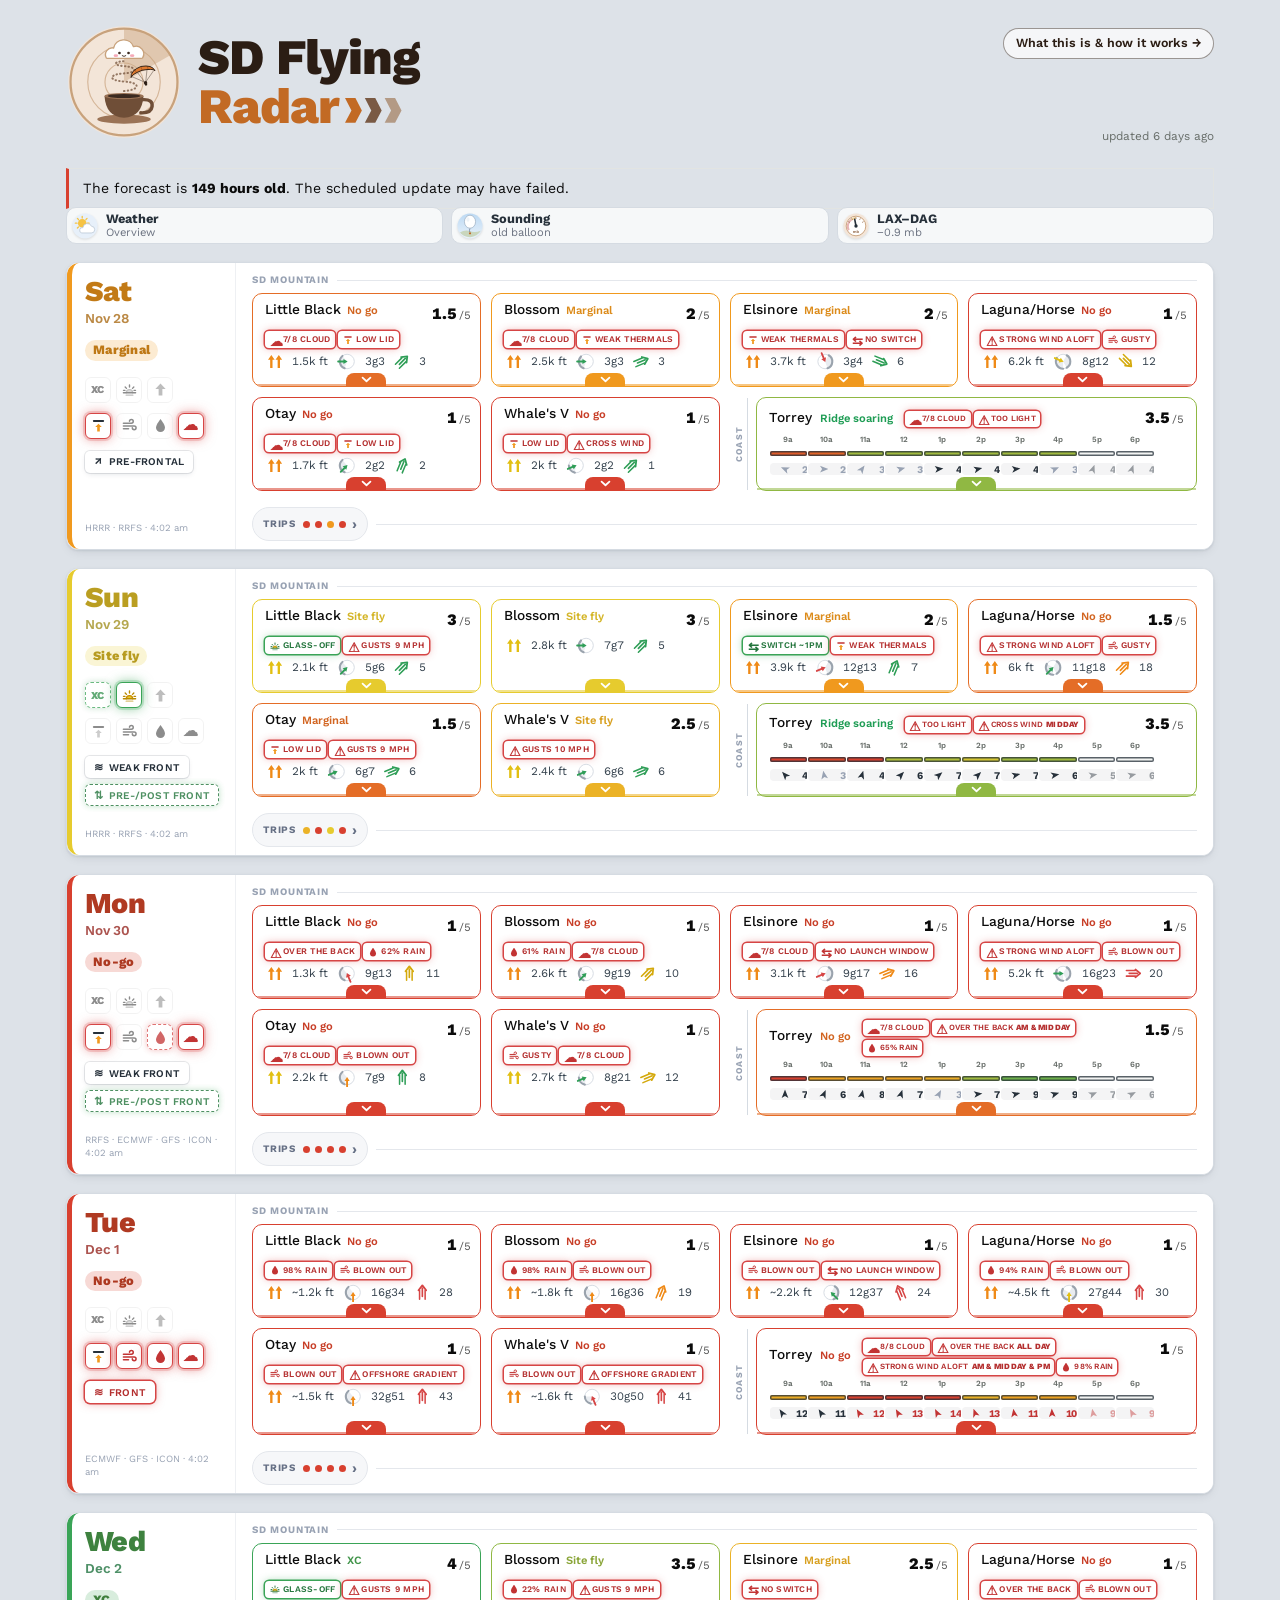
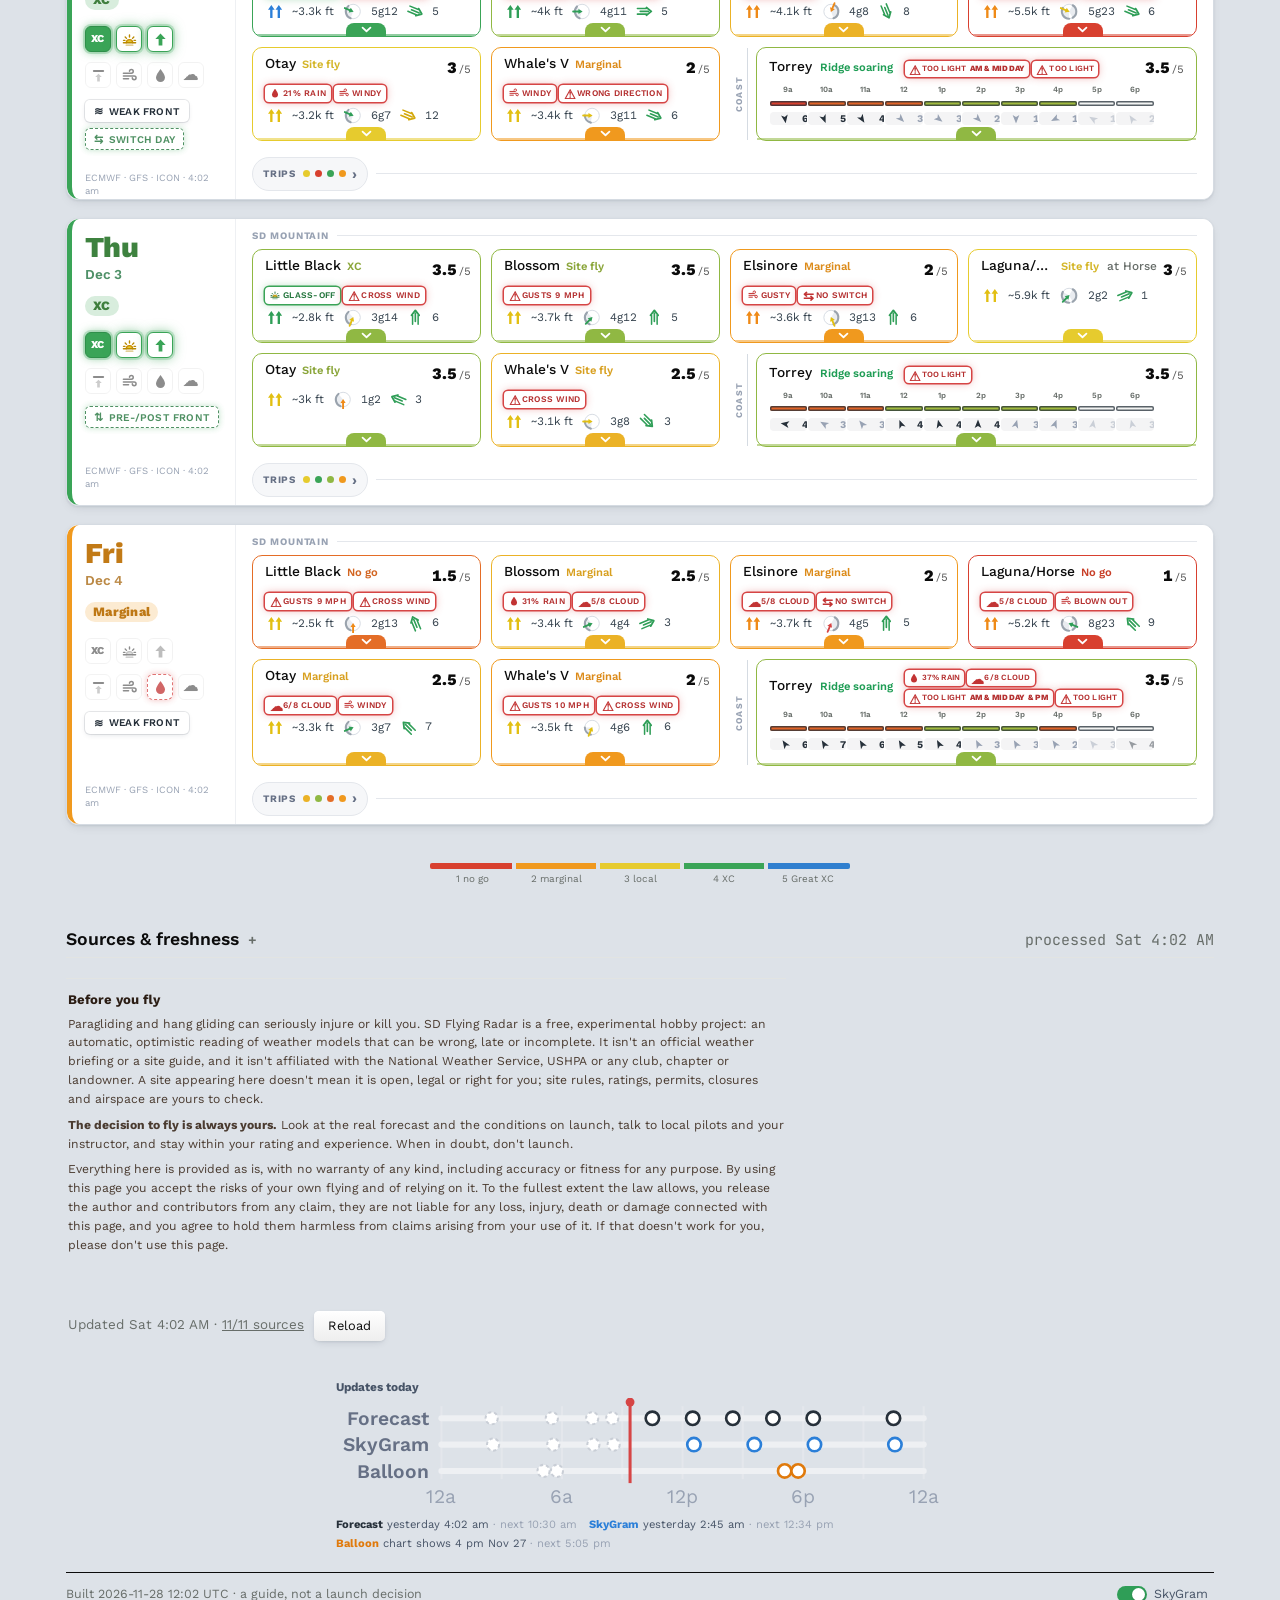
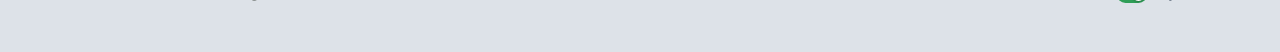
<file: index.html>
<!doctype html>
<html lang="en" data-skin="glossy" data-theme="light" data-lay="grid">
<head>
<meta charset="utf-8">
<meta name="viewport" content="width=device-width,initial-scale=1,viewport-fit=cover">
<title>SD Flying Radar</title>
<meta name="claude:viewport-fit-sides" content="cover">

<link rel="icon" href="favicon.svg" type="image/svg+xml">
<link rel="icon" href="favicon-32.png" sizes="32x32" type="image/png">
<link rel="apple-touch-icon" href="apple-touch-icon.png">
<link rel="manifest" href="manifest.webmanifest">
<meta name="apple-mobile-web-app-title" content="SD Radar">
<meta name="apple-mobile-web-app-capable" content="yes">
<meta name="mobile-web-app-capable" content="yes">
<meta name="apple-mobile-web-app-status-bar-style" content="default">
<meta name="theme-color" content="#ffffff">
<link rel="preconnect" href="https://fonts.googleapis.com">
<link rel="stylesheet" href="https://fonts.googleapis.com/css2?family=Bodoni+Moda:ital,opsz,wght@0,6..96,500;1,6..96,500&family=Work+Sans:wght@400;500;600&family=JetBrains+Mono:wght@400;500&display=swap">
<style>
/* Layout: weather story on top, then one full-width card per day.
   Inside a card the three home sites get big panels, Torrey a row, the rest a compact strip.
   Same paper/ink look as the PG logbook; colour is reserved for day quality (1-5) and the day type. */
:root {
  --bg: #ffffff; --surface: #ffffff; --sunk: #f3f4f3; --ink: #0b0b0b; --muted: #676d69; --line: #e2e4e2;
  --q0: #d8402f; --q1: #f0991e; --q2: #e6cb2e; --q3: #5fb24f; --q4: #3aa457; --q5: #2f7fcf;
  --font-display: "Bodoni Moda", "Didot", "Bodoni 72", Georgia, serif;
  --font-body: "Work Sans", "Helvetica Neue", Arial, sans-serif;
  --font-data: "JetBrains Mono", ui-monospace, Menlo, monospace;
  color-scheme: light;
}

* { box-sizing: border-box; }
[hidden] { display: none !important; }
body { margin: 0; background: var(--bg); color: var(--ink); font: 15px/1.5 var(--font-body); }
.wrap { max-width: 1180px; margin: 0 auto; padding-block: 24px 48px; padding-left: max(16px, env(safe-area-inset-left, 0px)); padding-right: max(16px, env(safe-area-inset-right, 0px)); display: grid; gap: 20px; }
h1, h2, h3 { font-family: var(--font-display); font-weight: 500; margin: 0; line-height: 1.1; text-wrap: balance; }
h1 { font-size: clamp(2.1rem, 6vw, 3.4rem); letter-spacing: -0.02em; }
h1 em { font-style: italic; }
h2 { font-size: 1.1rem; font-family: var(--font-body); font-weight: 600; }
.eyebrow { font-size: .68rem; text-transform: uppercase; letter-spacing: .16em; color: var(--muted); font-weight: 500; }
.muted { color: var(--muted); }
.mono { font-family: var(--font-data); font-variant-numeric: tabular-nums; }
a { color: inherit; }
button { font: inherit; color: var(--ink); background: var(--surface); border: 1px solid var(--line); padding: 6px 12px; min-height: 34px; cursor: pointer; }
button:hover { border-color: var(--ink); }
:focus-visible { outline: 2px solid var(--ink); outline-offset: 2px; }

header.top { display: flex; flex-wrap: wrap; gap: 8px 24px; align-items: baseline; justify-content: space-between; padding-bottom: 2px; }
header.top h1 { font-family: var(--font-body); font-weight: 700; font-size: 1.9rem; letter-spacing: -0.01em; display: flex; align-items: center; gap: 10px; flex-wrap: wrap; }
header.top h1 .logo { width: 78px; height: 78px; flex: 0 0 auto; }
/* wordmark: two lines, "Radar" in the wing's orange, chevrons exactly the height of the small letters (1ex) */
header.top h1 .wm { display: flex; flex-direction: column; line-height: .98; font-weight: 800; font-size: 2.15rem; letter-spacing: -0.02em; }
header.top h1 .wm1 { color: #2b1d14; } header.top h1 .wm2 { color: #c26a24; white-space: nowrap; }
header.top h1 .chev3 { height: 1ex; width: auto; vertical-align: baseline; margin-left: .12em; }
.fresh.bottom { margin: 12px 2px 0; }
header.top h1 .sub { font-weight: 400; font-size: .9rem; color: var(--muted); letter-spacing: 0; }
.fresh { display: flex; flex-wrap: wrap; gap: 6px 10px; align-items: center; font-size: .84rem; color: var(--muted); }
.fresh button { font-size: .8rem; min-height: 30px; padding: 3px 10px; border: 1px solid var(--line); border-radius: 4px; background: var(--surface); color: var(--ink); text-decoration: none; display: inline-flex; align-items: center; }
/* day card header: row 1 day + date, row 2 weather notices, row 3 sites; all on one left edge */
details.day > summary.hd { display: grid; grid-template-columns: minmax(0, 1fr) auto; column-gap: 12px; row-gap: 8px; align-items: center; }
details.day > summary.hd .exp { width: 30px; height: 26px; }
details.day > summary.hd .when { grid-column: 1; display: flex; align-items: baseline; gap: 6px; flex-wrap: nowrap; overflow: visible; }
details.day > summary.hd .when small { margin: 0 !important; display: inline !important; }
details.day > summary.hd .exp { grid-column: 2; grid-row: 1; }
details.day > summary.hd .notes { grid-column: 1 / -1; display: flex; flex-wrap: wrap; gap: 6px; align-items: center; }
details.day > summary.hd .notes .rx { margin: 0 !important; height: 24px; box-sizing: border-box; display: inline-flex; align-items: center; overflow: visible; }
details.day > summary.hd .sum { grid-column: 1 / -1; margin: 0; display: flex; flex-wrap: wrap; gap: 6px; align-items: center; }
details.day > summary.hd .sum .sc { margin: 0; }
details.day > summary.hd > .mods { grid-column: 1 / -1; justify-self: end; margin-top: -2px; }
/* wide screens: the model names sit at the end of the sites row instead of on a line of their own */
@media (min-width: 760px) {
  details.day > summary.hd .sum { grid-column: 1; }
  details.day > summary.hd > .mods { grid-column: 2; grid-row: 3; align-self: end; margin: 0 0 2px; }
  details.day > summary.hd:not(:has(.notes)) > .mods { grid-row: 2; }
}
details.fold, #sources { min-width: 0; max-width: 100%; }
.tablewrap { max-width: 100%; overflow-x: auto; }
.rules { border-collapse: collapse; font-size: .82rem; margin: 4px 0 10px; width: 100%; max-width: 680px; }
.rules th { text-align: left; font-weight: 600; padding: 5px 12px 5px 0; vertical-align: top; white-space: nowrap; }
.rules td { padding: 5px 0; color: #33404c; } .rules tr + tr { border-top: 1px solid var(--line); }
.howlink { display: inline-flex; align-items: center; gap: 6px; padding: 7px 14px; border-radius: 6px; background: #fff; color: #2b1d14; font-weight: 600; text-decoration: none; box-shadow: 0 0 0 1px rgba(20,30,40,.16), 0 2px 6px -3px rgba(20,30,40,.3); }
.howlink:hover { box-shadow: 0 0 0 1.5px #c26a24; }
.rx-why { --rxc: #444b52; }
/* the top of a day card (day, date, weather pills) is the coloured band; the sites sit on silver below */
details.day > summary.hd .band { grid-column: 1 / -1; display: grid; grid-template-columns: minmax(0, 1fr) auto; column-gap: 12px;
  align-items: center; margin: -12px -14px 0; padding: 7px 14px 7px; }
/* the day's colour sits only behind the day and date; pills and sites are on silver */
:root[data-skin="glossy"] details.day[data-date] { background: linear-gradient(180deg, #e3e7ec, #eef1f4) !important; }
:root[data-skin="glossy"] details.day[data-date] > summary.hd { background: linear-gradient(180deg, #e3e7ec, #e8ebef) !important; }
/* day cards stand out from the page: a slightly deeper silver, a firmer edge and a soft lift */
:root[data-skin="glossy"] details.day[data-date] { background: linear-gradient(180deg, #dce1e7, #e7eaee) !important;
  border: 1px solid rgba(15,25,40,.28) !important; box-shadow: 0 1px 0 rgba(255,255,255,.7) inset, 0 3px 10px -3px rgba(15,25,40,.35), 0 1px 2px rgba(15,25,40,.12) !important; }
:root[data-skin="glossy"] details.day[data-date] > summary.hd { background: linear-gradient(180deg, #dce1e7, #e1e5ea) !important; }
/* the day's quality is a small status chip next to the date; the card itself stays silver */
details.day[data-date] .band { padding: 10px 14px 0; margin-bottom: -8px; }
details.day[data-date] .when .dn { font-size: 1.4rem; line-height: 1.1; }
.dchip { display: inline-flex; align-items: center; height: 20px; padding: 0 8px; border-radius: 10px; font-size: .62rem; font-weight: 700;
  letter-spacing: .05em; text-transform: uppercase; color: #fff; background: var(--qc); white-space: nowrap; align-self: center; }
.dchip.lt { color: #2b1d14; }
/* day card spacing: even breathing room between the three rows, on every screen */
details.day > summary.hd.hd { row-gap: 10px; padding: 12px 14px 10px; }
details.day > summary.hd .notes { gap: 6px; }
details.day > summary.hd .sum { gap: 8px; }
details.day > summary.hd > .mods { margin-top: -4px; line-height: 1.2; }
/* weather notices: one neutral look, an icon says what it is; dark only for a strong signal */
details.day > summary.hd .notes .rx, details.day > summary.hd .notes .rx.rx-weak, details.day > summary.hd .notes .rx.rx-soft {
  background: rgba(255,255,255,.8) !important; color: #26303a !important; box-shadow: 0 0 0 1px rgba(20,30,40,.16) !important;
  border: 0 !important; border-radius: 5px; font-size: .66rem; font-weight: 600; letter-spacing: .03em; padding: 0 8px; gap: 5px; }
details.day > summary.hd .notes .rx .rq { opacity: .85; font-weight: 600; }
.rx .ic { font-style: normal; font-size: .82rem; line-height: 1; }
.rx .ic-svg { width: .62rem; height: .82rem; flex: 0 0 auto; }
/* site pills: bigger than the weather notices; XC a small bonus tag */
details.day > summary.hd .sum .sc { font-size: 1rem; min-height: 48px; padding: 7px 14px 7px; border-radius: 8px; justify-content: center; }
details.day > summary.hd .sum .sc .sc-t { gap: 6px; }
details.day > summary.hd .sum .sc .sc-bar { display: none; }   /* bar under the site name: off for now */
details.day > summary.hd .sum .sc .xcmark { font-size: .56rem; padding: 1px 4px; letter-spacing: .05em; border-radius: 3px; }
@media (max-width: 640px) { details.day > summary.hd .sum .sc { font-size: .95rem; min-height: 48px; padding: 7px 12px; } }
.of5 { font-size: .72em; font-weight: 500; opacity: .65; margin-left: 1px; }
.srcnote { font-size: .72rem; color: var(--muted); margin: 10px 2px 0; }
.banner { border: 1px solid var(--line); border-left: 3px solid var(--q0); padding: 9px 14px; font-size: .88rem; display: grid; gap: 4px; }

/* weather card: same frame as the days, neutral colour */
.story .wlist { display: grid; }
.story .wsec { background: color-mix(in srgb, var(--ink) 10%, var(--surface)); font-size: .72rem; font-weight: 700; letter-spacing: .1em; text-transform: uppercase;
  padding: 7px 18px; border-top: 1px solid color-mix(in srgb, var(--ink) 18%, transparent); border-bottom: 1px solid color-mix(in srgb, var(--ink) 18%, transparent); }
.story .wsec + .wrow { border-top: 0 !important; }
.story .wrow.wlink { font-size: .84rem; }
.story .wrow { display: grid; grid-template-columns: minmax(0, 1fr); gap: 4px 14px; padding: 8px 18px; font-size: .92rem; }
.story .wrow + .wrow { border-top: 1px solid var(--line); }
.story .wk { color: var(--muted); font-size: .86rem; }
#story > .hd { grid-template-columns: auto minmax(0, 1fr); }
#story > .hd .when { white-space: normal; }
#story > .hd .when small { white-space: nowrap; }
@media (max-width: 640px) { #story > .hd { grid-template-columns: 1fr; } }
.daynav a { border-radius: 4px; }
@media (max-width: 640px) { .story .wrow, .story .wsec { padding-inline: 14px; } }
.tag { font-size: .72rem; border: 1px solid var(--line); border-radius: 3px; padding: 0 6px; color: var(--muted); white-space: nowrap; }
.tag.ink { border-color: var(--ink); color: var(--ink); }
details.fold > summary { cursor: pointer; list-style: none; display: flex; justify-content: space-between; gap: 12px; flex-wrap: wrap; align-items: baseline; border-bottom: 1px solid var(--line); padding-bottom: 6px; }
details.fold > summary::-webkit-details-marker { display: none; }
details.fold > summary h2::after { content: " +"; color: var(--muted); font-family: var(--font-data); font-size: .9rem; }
details.fold[open] > summary h2::after { content: " −"; }
details.fold > :not(summary) { margin-top: 10px; }

.chip { display: inline-flex; align-items: center; gap: 4px; font-family: var(--font-data); font-size: .78rem; }
.chip i { width: 10px; height: 10px; display: inline-block; }
.xcmark { font-family: var(--font-body); font-weight: 600; font-size: .66rem; letter-spacing: .06em; background: var(--ink); color: var(--bg); padding: 1px 5px; border-radius: 3px; }

/* day cards */
.days { display: grid; gap: 18px; }
.day { border: 2px solid color-mix(in srgb, var(--ink) 75%, transparent); border-left: 6px solid var(--qc); border-radius: 4px; overflow: hidden; background: var(--surface); display: grid; scroll-margin-top: 12px; }
.day > .hd { display: grid; grid-template-columns: minmax(0, 1fr) auto; gap: 4px 18px; align-items: baseline; padding: 12px 18px 10px; background: linear-gradient(180deg, color-mix(in srgb, var(--qc) 20%, var(--surface)), color-mix(in srgb, var(--qc) 30%, var(--surface))); border-bottom: 1px solid color-mix(in srgb, var(--qc) 45%, var(--line)); }
.day .when { font-family: var(--font-body); font-weight: 600; font-size: 1.15rem; white-space: nowrap; }
.day .when small { font-weight: 400; font-size: .85rem; color: var(--muted); margin-left: 8px; }
.day .headline { margin: 0; font-size: .9rem; }
.big { font-family: var(--font-body); font-weight: 600; font-variant-numeric: tabular-nums; font-size: 1.35rem; line-height: 1; white-space: nowrap; }
.big small { font-size: .7rem; color: var(--muted); }

.list { display: grid; }
.srow { display: grid; grid-template-columns: 128px minmax(70px, 180px) 52px minmax(0, 1fr); gap: 4px 14px; align-items: center;
  padding: 10px 18px; border: 0; background: transparent; width: 100%; text-align: left; min-height: 0; cursor: pointer; color: var(--ink); }
.srow:hover, .srow[aria-expanded="true"] { background: color-mix(in srgb, var(--ink) 4%, transparent); }
.srow .nm { font-family: var(--font-body); font-weight: 500; font-size: .98rem; white-space: nowrap; overflow: hidden; text-overflow: ellipsis; }
.srow .rt { font-family: var(--font-body); font-weight: 600; font-variant-numeric: tabular-nums; font-size: 1rem; text-align: right; white-space: nowrap; }
.srow .tx { display: flex; flex-wrap: wrap; gap: 2px 8px; align-items: baseline; min-width: 0; }
.list > .srow + .srow, .minor > .srow { border-top: 1px solid var(--line); }
.srow.coast { border-top-color: color-mix(in srgb, var(--ink) 22%, transparent) !important; }
.minor { display: grid; grid-template-columns: repeat(auto-fit, minmax(min(100%, 400px), 1fr)); column-gap: 0; border-top: 1px solid color-mix(in srgb, var(--ink) 22%, transparent); }
.minor > .srow:nth-child(-n+2) { border-top: 0; }
@media (max-width: 840px) { .minor > .srow:nth-child(2) { border-top: 1px solid var(--line); } }
.srow.small { padding-block: 7px; grid-template-columns: 128px minmax(60px, 110px) 46px minmax(0, 1fr); }
.srow.small .nm { font-weight: 400; font-size: .86rem; color: var(--muted); }
.srow.small .rt { font-size: .86rem; font-weight: 500; color: var(--muted); }
.srow.small .note, .srow.small .lab { font-size: .74rem; }
.srow.small .note { color: var(--muted); }
.srow.small { grid-template-columns: 110px minmax(50px, 90px) 46px minmax(0, 1fr); }
.srow.small .tx { flex-wrap: nowrap; overflow: hidden; white-space: nowrap; }
.srow.small .tx .note { overflow: hidden; text-overflow: ellipsis; }
.srow.small .tag { font-size: .66rem; padding: 0 4px; }
@media (max-width: 640px) {
  .srow, .srow.small { grid-template-columns: minmax(0, 1fr) 90px 48px; padding-inline: 14px; }
  .srow .tx { grid-column: 1 / -1; }
  .srow.small .tx { white-space: normal; flex-wrap: wrap; }
}
.label { display: inline-flex; gap: 6px; align-items: center; flex-wrap: wrap; }
.lab { font-size: .86rem; font-weight: 600; }
.note { font-size: .86rem; margin: 0; }

/* 1-5 bar with flyable (2.5) and XC (3.5) marks */
.bar { height: 8px; background: var(--sunk); position: relative; display: block; }
.bar i { position: absolute; inset: 0 auto 0 0; display: block; }
.bar::before, .bar::after { content: ""; position: absolute; top: -2px; bottom: -2px; width: 1px; background: var(--muted); opacity: .5; }
.bar::before { left: 50%; } .bar::after { left: 70%; }
.bar.thin { height: 5px; }

.row { display: grid; grid-template-columns: 110px minmax(80px, 200px) 46px minmax(0, 1fr); gap: 12px; align-items: center; padding: 8px 16px; border: 0; border-top: 1px solid var(--line); background: transparent; width: 100%; text-align: left; min-height: 0; cursor: pointer; }
.row .nm { font-family: var(--font-display); font-size: 1.05rem; }
@media (max-width: 560px) { .row { grid-template-columns: 80px minmax(0, 1fr) 40px; } .row .note { grid-column: 1 / -1; } }
.others { display: grid; grid-template-columns: repeat(auto-fit, minmax(min(100%, 170px), 1fr)); border-top: 1px solid var(--line); }
.mini { padding: 8px 16px; display: grid; gap: 3px; border: 0; background: transparent; text-align: left; min-height: 0; width: 100%; cursor: pointer; align-content: start; }
.mini .t { display: flex; justify-content: space-between; gap: 6px; font-size: .8rem; }
.mini .t span:first-child { color: var(--muted); }
.mini .note { font-size: .74rem; color: var(--muted); }

.det { grid-column: 1 / -1; border-bottom: 1px solid var(--line); border-top: 1px solid var(--ink); padding: 12px 16px 14px; display: grid; gap: 10px; font-size: .84rem; background: var(--surface); }
.factors { display: grid; gap: 6px; max-width: 720px; }
/* opened site: two compact sections, what makes the number and what is only good to know */
.dsec { display: grid; gap: 6px; max-width: 720px; }
/* second level: name, label + what made the number, pills; no bar, no number (the colour says it) */
.srow.srow, .srow.small.small { grid-template-columns: minmax(0, 1fr); row-gap: 4px; }
.srow .tx { grid-column: 1 / -1; }
.srow .nmrow { grid-column: 1 / -1; display: flex; align-items: center; justify-content: space-between; gap: 10px; min-width: 0; }
.dscore.sm { margin: 0; padding: 0; border-radius: 0; background: none; box-shadow: none; }
.dscore.sm b { font-size: 1.05rem; } .dscore.sm .dsl { font-size: .75rem; margin-right: 4px; } .dscore.sm small { font-size: .7rem; }
@media (min-width: 760px) {
  .srow.srow, .srow.small.small { grid-template-columns: 150px minmax(0, 1fr); column-gap: 14px; }
  .srow .tx { grid-column: 1 / -1; } .srow .spills { grid-column: 1 / -1 !important; }
}
.fresh-top { margin: 2px 0 0; font-size: .74rem; color: var(--muted); }
.wa { display: inline-flex; align-items: center; gap: 2px; white-space: nowrap; }
.wa svg { width: .8em; height: .8em; }
.wa svg.lift { width: 1.05em; height: .9em; margin-right: 3px; }
.wa small { font-size: .78em; opacity: .7; margin-left: 1px; }
.facts .sep { margin: 0 6px; opacity: .5; }
.hstrip { display: grid; grid-template-columns: repeat(10, 1fr); gap: 2px; max-width: 520px; }
.hstrip .hc { height: 14px; border-radius: 2px; box-shadow: inset 0 0 0 1.5px rgba(38,48,58,.75); }
.hstrip .hl:first-of-type, .hstrip .hl:last-child { white-space: nowrap; }
.hstrip .hl { font-size: .58rem; color: var(--muted); text-align: center; font-variant-numeric: tabular-nums; line-height: 1.1; }
.hstrip .hc { grid-row: 1; }
.hstrip .hl { grid-row: 3; }
.hstrip .wbr { grid-row: 2; height: 9px; margin: 1px 2px 0; }
.hstrip .wbr svg { display: block; width: 100%; height: 100%; overflow: visible; }
.hstrip .wbr path { fill: none; stroke: #26303a; stroke-width: 1.6; stroke-linecap: round; stroke-linejoin: round; }
.hstrip .wbr.glass path { stroke: #b07a2a; stroke-dasharray: 3 3; }
/* one text system: body .78rem, captions .72rem, every chip and section head .62rem capitals */
.dh, .gk, .steps .st, .srow .spills .rx, details.day > summary.hd .notes .rx { font-size: .62rem !important; font-weight: 600; letter-spacing: .04em; text-transform: uppercase; }
.gk, .steps .st { height: 21px; display: inline-flex; align-items: center; padding: 0 7px; border-radius: 5px; }
.factor .fk, .factor .fv, .srow .facts { font-size: .78rem; }
.factor .fs { font-size: .72rem; }
.srow .facts { font-size: .78rem; color: #33404c; font-variant-numeric: tabular-nums; }
.srow.small .facts { font-size: .72rem; }
.srow .spills { grid-column: 1 / -1; display: flex; flex-wrap: wrap; gap: 5px; }
.srow .spills .rx { margin: 0; height: 21px; padding: 0 7px; gap: 4px; border-radius: 5px; font-size: .6rem; font-weight: 600; letter-spacing: .03em;
  text-transform: uppercase; background: rgba(255,255,255,.8); color: #26303a; box-shadow: 0 0 0 1px rgba(20,30,40,.16); border: 0; display: inline-flex; align-items: center; }
.srow .spills .rx.strong { background: #26303a; color: #fff; box-shadow: none; }
.srow .spills .dv { font-weight: 800; }
.dscore { justify-self: start; width: max-content; display: inline-flex; align-items: baseline; gap: 2px; padding: 3px 12px; border-radius: 6px; margin-bottom: 8px;
  background: color-mix(in srgb, var(--rc) 45%, #fff); box-shadow: 0 0 0 1px rgba(20,30,40,.12); font-variant-numeric: tabular-nums; }
.dscore .dsl { font-size: .95rem; font-weight: 600; margin-right: 6px; }
.dscore b { font-size: 1.35rem; font-weight: 800; } .dscore small { font-size: .8rem; opacity: .7; }
.dsec + .dsec { margin-top: 10px; }
.dh { font-size: .62rem; font-weight: 700; letter-spacing: .1em; text-transform: uppercase; color: var(--muted); }
.steps { display: flex; flex-wrap: wrap; align-items: center; gap: 4px 6px; font-size: .74rem; }
.steps .st { padding: 2px 7px; border-radius: 4px; background: rgba(255,255,255,.75); box-shadow: 0 0 0 1px rgba(20,30,40,.12); font-variant-numeric: tabular-nums; }
.steps .st.neg { color: #8a2c1d; }
.steps .st.fin { font-weight: 700; background: color-mix(in srgb, var(--rc) 55%, #fff); }
.steps .arr { color: var(--muted); font-size: .7rem; }
.gks { display: flex; flex-wrap: wrap; gap: 5px; }
.gk { font-size: .72rem; padding: 2px 8px; border-radius: 4px; background: rgba(255,255,255,.6); box-shadow: 0 0 0 1px rgba(20,30,40,.1); color: #33404c; }
.factor { display: grid; grid-template-columns: 110px minmax(0, 1fr) 96px; gap: 2px 12px; align-items: center; }
.factor .fk { font-size: .8rem; }
.factor .fv { font-variant-numeric: tabular-nums; font-weight: 500; font-size: .86rem; text-align: right; white-space: nowrap; }
.factor .fs { grid-column: 2 / -1; font-size: .72rem; color: var(--muted); margin-top: -2px; }
.factor .fbar { height: 8px; background: var(--sunk); position: relative; }
.factor .fbar i { position: absolute; inset: 0 auto 0 0; display: block; }
@media (max-width: 560px) { .factor { grid-template-columns: 92px minmax(0, 1fr) 96px; gap: 2px 10px; } }

.inds { display: flex; flex-wrap: wrap; gap: 6px 16px; align-items: center; font-size: .78rem; }
.ind { display: inline-flex; align-items: center; gap: 6px; font-weight: 500; }
.ind i { width: 9px; height: 9px; border-radius: 50%; display: inline-block; }
.legend { display: flex; flex-wrap: wrap; gap: 6px 16px; font-size: .76rem; color: var(--muted); align-items: center; }
.legend .chip i { width: 18px; height: 8px; }
section.panel { display: grid; gap: 10px; }
section.panel > header { border-bottom: 1px solid var(--ink); padding-bottom: 6px; display: flex; justify-content: space-between; gap: 12px; flex-wrap: wrap; align-items: baseline; }
.tablewrap { overflow-x: auto; }
table.src { border-collapse: collapse; width: 100%; font-size: .82rem; }
table.src th, table.src td { text-align: left; padding: 7px 12px 7px 0; border-bottom: 1px solid var(--line); white-space: nowrap; }
table.src th { font-size: .62rem; text-transform: uppercase; letter-spacing: .14em; color: var(--muted); font-weight: 500; }
td.mono { font-family: var(--font-data); }
.ok { color: var(--q3); } .bad { color: var(--q0); }
.links { display: grid; grid-template-columns: repeat(auto-fill, minmax(min(100%, 250px), 1fr)); gap: 8px; }
.links a { border: 1px solid var(--line); padding: 9px 12px; text-decoration: none; display: grid; gap: 2px; }
.links a:hover { border-color: var(--ink); }
.links small { color: var(--muted); font-size: .74rem; }
.how { font-size: .86rem; max-width: 90ch; display: grid; gap: 6px; }
.how p { margin: 0; }
footer { border-top: 1px solid var(--ink); padding-top: 12px; display: flex; flex-wrap: wrap; gap: 8px; align-items: center; justify-content: space-between; font-size: .78rem; color: var(--muted); }
footer .presets { display: flex; gap: 6px; }
.snaps[open] { flex-basis: 100%; }
footer button[aria-pressed="true"] { border-color: var(--ink); box-shadow: inset 0 0 0 1px var(--ink); }
/* sticky day buttons (phone and desktop) */
.daynav { position: sticky; top: env(safe-area-inset-top, 0px); z-index: 20; background: var(--bg); display: flex; gap: 6px; overflow-x: auto; padding: 8px 0; border-bottom: 1px solid var(--line); scrollbar-width: none; }
.daynav::-webkit-scrollbar { display: none; }
.daynav a { flex: 0 0 auto; text-decoration: none; display: grid; justify-items: center; gap: 1px; min-width: 54px; padding: 5px 8px; border: 1px solid var(--line); border-bottom: 4px solid var(--qc); background: var(--surface); }
.daynav a b { font-weight: 500; font-size: .8rem; }
.daynav a span { font-family: var(--font-data); font-size: .72rem; color: var(--muted); }
body::before { content: ""; position: fixed; inset: 0 0 auto; height: env(safe-area-inset-top, 0px); z-index: 30; background: var(--bg); }
.day { scroll-margin-top: calc(env(safe-area-inset-top, 0px) + 74px); }

/* bottom sheet for site details on phones */
.scrim { position: fixed; inset: 0; z-index: 40; background: color-mix(in srgb, var(--ink) 35%, transparent); }
.sheet { position: fixed; left: 0; right: 0; bottom: 0; z-index: 41; max-height: 82vh; overflow-y: auto; background: var(--surface); border-top: 2px solid var(--ink);
  padding: 8px max(16px, env(safe-area-inset-right, 0px)) calc(18px + env(safe-area-inset-bottom, 0px)) max(16px, env(safe-area-inset-left, 0px));
  display: grid; gap: 10px; font-size: .86rem; box-shadow: 0 -8px 24px color-mix(in srgb, var(--ink) 18%, transparent); }
@media (min-width: 761px) { .sheet { left: 50%; right: auto; width: min(720px, 100vw); transform: translateX(-50%); border: 2px solid var(--ink); border-bottom: 0; border-radius: 14px 14px 0 0; } }
.sheet .grab { justify-self: center; width: 44px; height: 4px; background: var(--line); border-radius: 2px; }
.sheet .close { position: absolute; top: 6px; right: max(10px, env(safe-area-inset-right, 0px)); min-height: 36px; min-width: 36px; padding: 0; font-size: 1.1rem; }
.sheet .when { font-size: .74rem; color: var(--muted); text-transform: uppercase; letter-spacing: .12em; }
@media (prefers-reduced-motion: no-preference) { .sheet { animation: up .18s ease-out; } @keyframes up { from { transform: translateY(30%); opacity: .4; } } }

/* phone: tighter cards */
@media (max-width: 760px) {
  .wrap { gap: 14px; padding-block: 14px 36px; }
  .day > .hd { padding: 10px 14px 8px; }
  .day .when { font-size: 1.25rem; }
  .big { font-size: 1.25rem; }
  .note { font-size: .82rem; }
  .legend { display: none; }
  
  .factor { grid-template-columns: 92px minmax(0, 1fr) 96px; }
}
/* day type: the strongest signal on a card */
.rx { display: inline-flex; align-items: center; gap: 6px; font-family: var(--font-body); font-weight: 700; font-size: .78rem; letter-spacing: .06em;
  text-transform: uppercase; color: #fff; background: var(--rxc); padding: 3px 9px; border-radius: 999px; white-space: nowrap; vertical-align: middle; }
.rx .rq { font-weight: 500; text-transform: none; letter-spacing: 0; opacity: .85; }
.rx.sm { font-size: .6rem; padding: 0 5px; letter-spacing: .04em; }
.rx-front { --rxc: #34508f; } .rx-pre { --rxc: #6b7899; } .rx-post { --rxc: #11827f; }
.rx-sa { --rxc: #d2691e; } .rx-rain { --rxc: #2f6fb3; } .rx-cloud { --rxc: #5d6b7a; }
.rx.rx-weak { background: transparent !important; color: var(--rxc); box-shadow: inset 0 0 0 1.5px var(--rxc) !important; }
.rx.rx-soft { background: transparent !important; color: #2f6fb3; box-shadow: inset 0 0 0 1.5px #2f6fb3 !important; }
.day > .hd .when .rx + .rx { margin-left: 5px; }
.wk-d .rx.sm + .rx.sm { margin-top: 2px; } .rx-switch { --rxc: #b8860b; }
.day .when .rx { margin-left: 10px; }
details.day > summary { list-style: none; cursor: pointer; }
/* week grid */
.wk { display: grid; gap: 6px; border: 2.5px solid var(--ink); border-radius: 12px; padding: 10px; background: var(--surface); }
.wk-h, .wk-r { display: grid; grid-template-columns: 76px repeat(var(--cols), minmax(0, 1fr)); gap: 6px; align-items: stretch; }
.wk-h span { font-size: .66rem; font-weight: 600; color: var(--muted); text-align: center; text-transform: uppercase; letter-spacing: .04em; }
.wk-d { display: grid; justify-items: start; align-content: center; gap: 1px; padding: 2px 0; border: 0; background: transparent; text-align: left; min-height: 0; cursor: pointer; }
.wk-d b { font-size: .92rem; } .wk-d small { font-size: .7rem; color: var(--muted); }
.wk-d .rx.sm { font-size: .5rem; margin-top: 2px; padding: 0 4px; letter-spacing: .02em; }
.wk-c { display: flex; align-items: center; justify-content: center; gap: 4px; min-height: 48px; padding: 4px; border-radius: 8px; cursor: pointer;
  background: color-mix(in srgb, var(--rc) 30%, var(--surface)); border: 1.25px solid color-mix(in srgb, var(--ink) 70%, transparent); }
.wk-c b { font-size: 1.25rem; font-weight: 700; font-variant-numeric: tabular-nums; }
.wk-c .xcmark { font-size: .55rem; padding: 0 4px; }
.wk-c .trend { margin: 0; font-size: .6rem; }
.wk-c.empty { display: flex; align-items: center; justify-content: center; color: var(--muted); }
.wk-s { grid-column: 2 / -1; font-size: .74rem; color: var(--muted); margin-top: -2px; display: flex; flex-wrap: wrap; gap: 4px; align-items: center; }
.wk-x { border: 1px solid color-mix(in srgb, var(--ink) 55%, transparent); border-radius: 999px; padding: 0 7px; min-height: 0; font-size: .72rem; background: color-mix(in srgb, var(--q4) 18%, var(--surface)); }
.wk-x .xcmark { font-size: .5rem; padding: 0 3px; }
.wk-why { text-transform: none; font-weight: 600; color: var(--ink); }
.dsl { display: grid; gap: 6px; }
.ds { display: grid; grid-template-columns: 40px minmax(0, 1fr); gap: 10px; align-items: center; text-align: left; min-height: 0; padding: 8px 10px; border-radius: 8px;
  background: color-mix(in srgb, var(--rc) 14%, var(--surface)); border: 1.25px solid color-mix(in srgb, var(--ink) 60%, transparent); box-shadow: inset 3px 0 0 var(--rc); }
.ds-n { font-size: 1.3rem; text-align: center; }
.ds-t { display: flex; flex-wrap: wrap; gap: 2px 8px; align-items: baseline; }
.ds-nm { font-weight: 600; }
.sheet .when .rx, .sheet .when .why { margin-left: 6px; text-transform: uppercase; }
.sheet .when .why { font-size: .62rem; border: 1.5px solid var(--ink); border-radius: 999px; padding: 0 6px; color: var(--ink); }
#story > .hd { position: relative; padding-right: 44px; }
#story > .hd .exp { position: absolute; right: 12px; top: 10px; }
.day > .hd .when { display: flex; flex-wrap: wrap; align-items: center; gap: 4px 0; white-space: normal; min-width: 0; }
.day > .hd .when small { white-space: nowrap; }
.day > .hd .when .rx, .day > .hd .when .why { white-space: nowrap; }
#story > .hd .ov { grid-column: 1 / -1; font-size: .92rem; font-weight: 500; margin-top: 2px; }
#story[open] > .hd { border-bottom: 1.5px solid var(--ink); }
details.day > summary::-webkit-details-marker { display: none; }
details.day:not([open]) > summary { border-bottom: 0 !important; }
.day > .hd .sum { grid-column: 1 / -1; display: flex; flex-wrap: wrap; gap: 6px; align-items: center; margin-top: 4px; }
.sc { display: inline-flex; align-items: center; gap: 4px; font-size: .78rem; padding: 2px 8px; border-radius: 999px;
  background: color-mix(in srgb, var(--rc) 22%, var(--surface)); border: 1px solid color-mix(in srgb, var(--ink) 55%, transparent); font-variant-numeric: tabular-nums; }
.sc b { font-weight: 600; }
@media (max-width: 640px) { .sc { font-size: .72rem; padding: 2px 7px; } }
.wk-h span { line-height: 1.15; align-self: end; }
.sc .xcmark { font-size: .55rem; padding: 0 4px; }
.sx { font-size: .74rem; color: var(--muted); margin-left: 4px; }
details.day[open] > summary .sum, details.day[open] > summary > .mods { display: none; }
.exp { width: 34px; height: 34px; border-radius: 50%; border: 1.5px solid var(--ink); background: var(--surface); display: inline-flex; align-items: center; justify-content: center; align-self: center; flex: 0 0 auto; }
.chev { display: block; width: 9px; height: 9px; border-right: 2.5px solid var(--ink); border-bottom: 2.5px solid var(--ink); transform: translateY(-2px) rotate(45deg); transition: transform .15s ease; }
details.day[open] > summary .chev { transform: translateY(2px) rotate(-135deg); }
/* a smaller open button on each site row (second layer), so it's clear a site opens too */
.srow { position: relative; padding-right: 46px !important; }
.exp.sm { position: absolute; right: 10px; top: 50%; transform: translateY(-50%); width: 24px; height: 24px; }
.exp.sm .chev { width: 6px; height: 6px; border-width: 0 2px 2px 0; }
.srow[aria-expanded="true"] .exp.sm .chev { transform: translateY(1px) rotate(-135deg); }
details.day > summary.hd { grid-template-columns: minmax(0, 1fr) 34px; align-items: center; }
details.day > summary.hd .when { flex-wrap: nowrap; overflow: hidden; }
details.day > summary.hd .when .rx { flex: 0 1 auto; min-width: 0; overflow: hidden; text-overflow: ellipsis; }
.rx-s { display: none; }
@media (max-width: 640px) { details.day > summary.hd .rx { letter-spacing: .02em; font-size: .56rem; padding: 2px 6px; } }
.dn-s { display: none; }
.frz { font-size: .66rem; font-weight: 600; letter-spacing: .04em; text-transform: uppercase; color: var(--ink); border: 1px dashed color-mix(in srgb, var(--ink) 50%, transparent); border-radius: 4px; padding: 0 6px; margin-right: 4px; }
.flown { padding: 6px 18px; font-size: .8rem; border-bottom: 1px solid var(--line); background: color-mix(in srgb, var(--ink) 4%, var(--surface)); }
.arch-back { justify-self: start; }
.arch-h { margin: 0; font-size: .82rem; color: var(--muted); }
.day > .hd .when small.rel { font-size: .8rem; font-weight: 500; color: var(--ink); margin-left: 5px; }
.day > .hd .when small.rel + small { margin-left: 5px; }
@media (max-width: 430px) { details.day > summary.hd .when.has-rx small.rel + small { display: none; } }
.wk-d small.rel { font-size: .7rem; font-weight: 500; color: var(--ink); }
@media (max-width: 430px) { details.day > summary.hd .when.has-rx .dn-l { display: none; } details.day > summary.hd .when.has-rx .dn-s { display: inline; } }
/* day-type and rain pills travel together: next to the date when there is room, else on the next line */
.day > .hd .when .pills { display: inline-flex; gap: 5px; align-items: center; margin-left: 8px; white-space: nowrap; }
.day > .hd .when .pills .rx { margin: 0; }
details.day > summary.hd .when { flex-wrap: wrap; row-gap: 4px; }
/* phones: the pills get their own line under the day and wrap instead of being cut off; labels shorten */
@media (max-width: 640px) {
  details.day > summary.hd .when .pills { flex: 1 0 100%; margin-left: 0; flex-wrap: wrap; white-space: normal; row-gap: 4px; }
  details.day > summary.hd .when .pills .rx { overflow: visible; flex: 0 0 auto; }
  .rx .lg { display: none; }
}
.day > .hd .sum .why { margin: 0 4px 0 0; font-size: .66rem; }
/* which models fed the day's ratings, bottom right of each card */
.mods { font-size: .66rem; color: var(--muted); font-weight: 400; letter-spacing: .02em; white-space: nowrap; }
.day > .hd .sum .mods { margin-left: auto; align-self: flex-end; }
.sc.watch { border-width: 2px; border-style: solid; font-weight: 600; }

.srow.watch:not(.shy) .nm::before { content: "★ "; }
.sc.shy { background: transparent !important; border: 1px dashed color-mix(in srgb, var(--ink) 35%, transparent); color: var(--muted); font-size: .7rem; padding: 1px 7px; }
.srow.watch.shy { filter: grayscale(1); opacity: .5; }
.nwsr { font-size: .7rem; font-weight: 600; color: var(--ink); border: 1.5px dashed var(--ink); border-radius: 999px; padding: 1px 8px; white-space: nowrap; }
.nwsrow { font-size: .8rem; font-weight: 600; padding: 6px 14px; border-bottom: 1px dashed color-mix(in srgb, var(--ink) 40%, transparent); }
.mods-b { display: block; text-align: right; padding: 6px 14px 8px; }
details.day:not([open]) > .mods-b { display: none; }
@media (max-width: 640px) {
  details.day > summary.hd { gap: 4px 10px; }
  details.day > summary.hd .when { font-size: 1.1rem; }
  details.day > summary.hd .when small { margin-left: 6px; font-size: .78rem; }
  details.day > summary.hd .when .rx { font-size: .6rem; padding: 2px 7px; margin-left: 7px; }
}
.trend { display: inline-flex; align-items: baseline; gap: 1px; font-size: .62rem; font-weight: 700; margin-right: 4px; vertical-align: 1px; }
.trend small { font-size: .58rem; font-weight: 500; color: var(--muted); }
.trend.up { color: var(--q4); } .trend.down { color: var(--q0); }
.daynav a span.n .trend { margin: 0 0 0 2px; }
.day .why { margin-left: 8px; display: inline-flex; vertical-align: middle; font-size: .7rem; font-weight: 600; letter-spacing: .05em; text-transform: uppercase;
  border: 1.5px solid var(--ink); border-radius: 999px; padding: 1px 8px; color: var(--ink); background: var(--surface); }
.daynav a span.rx { color: #fff; font-family: var(--font-body); font-size: .56rem; }
.daynav a span.rx .rq { display: none; }
.empty { padding: 30px; border: 1px dashed var(--ink); text-align: center; }

/* ---------- site tiles and day tabs ---------- */
.daynav a b { font-size: .74rem; font-weight: 600; color: var(--muted); letter-spacing: .02em; }
.daynav a span.n { font-family: var(--font-body); font-size: 1.15rem; font-weight: 700; line-height: 1; color: var(--ink); display: inline-flex; align-items: center; gap: 4px; }
.daynav a span.n .xcmark { font-size: .55rem; padding: 1px 4px; }
.daynav a { gap: 3px; min-width: 58px; padding: 6px 8px 7px; }
.det { margin: 0; }
.srow { transition: background-color .12s ease; }

/* Tinted: each site is a flat tile washed in its own rating colour */
.day { border: 2.5px solid var(--ink); border-radius: 12px; }
.day > .hd { background: color-mix(in srgb, var(--qc) 22%, var(--surface)); border-bottom: 1.5px solid var(--ink); }
.list { gap: 6px; padding: 10px; }
.minor { gap: 6px; border-top: 0; }
.srow, .srow.coast { border: 1.25px solid color-mix(in srgb, var(--ink) 70%, transparent) !important; border-radius: 8px; background: color-mix(in srgb, var(--rc) 9%, var(--surface)); box-shadow: inset 3px 0 0 var(--rc); }
.srow:hover { background: color-mix(in srgb, var(--rc) 15%, var(--surface)); }
.srow[aria-expanded="true"] { border-bottom-color: transparent !important; border-radius: 8px 8px 0 0; background: color-mix(in srgb, var(--rc) 15%, var(--surface)); }
.det { margin-top: -6px; border: 1.25px solid color-mix(in srgb, var(--ink) 70%, transparent); border-top: 1px dashed var(--line); border-radius: 0 0 8px 8px; background: color-mix(in srgb, var(--sunk) 80%, var(--surface)); box-shadow: inset 3px 0 0 var(--line); }
.daynav a { border: 1.5px solid var(--ink); border-radius: 8px; background: color-mix(in srgb, var(--qc) 22%, var(--surface)); }


/* ---------- optional glossy skin (button next to Light/Dark) ---------- */
:root[data-skin="glossy"] { --gl-hl: rgba(255,255,255,.95); --gl-hl2: rgba(255,255,255,.55); --gl-sh: rgba(20,32,56,.16); --gl-sh2: rgba(20,32,56,.08); --gl-page: linear-gradient(180deg, #eef1f5, #f8f9fb 40%, #eef1f5); }
:root[data-skin="glossy"] body { background: var(--gl-page); background-attachment: fixed; }
:root[data-skin="glossy"] body::before { background: transparent; }
:root[data-skin="glossy"] .day { border: 0; border-radius: 22px; overflow: hidden;
  background: linear-gradient(180deg, color-mix(in srgb, var(--surface) 96%, transparent), color-mix(in srgb, var(--surface) 88%, transparent));
  box-shadow: inset 0 1px 0 var(--gl-hl), 0 1px 2px var(--gl-sh2), 0 14px 34px -14px var(--gl-sh); }
:root[data-skin="glossy"] .day > .hd { border-bottom: 1px solid color-mix(in srgb, var(--ink) 8%, transparent);
  background: linear-gradient(180deg, color-mix(in srgb, var(--qc) 55%, var(--surface)), color-mix(in srgb, var(--qc) 34%, var(--surface))); }
:root[data-skin="glossy"] #story > .hd { background: linear-gradient(180deg, color-mix(in srgb, var(--ink) 8%, var(--surface)), var(--surface)); }
:root[data-skin="glossy"] .day > .hd .when { letter-spacing: -.01em; }
:root[data-skin="glossy"] .exp { border: 0; background: linear-gradient(180deg, var(--surface), color-mix(in srgb, var(--ink) 7%, var(--surface)));
  box-shadow: inset 0 1px 0 var(--gl-hl), 0 1px 2px var(--gl-sh2), 0 3px 8px -2px var(--gl-sh); }
:root[data-skin="glossy"] .rx { background: linear-gradient(180deg, color-mix(in srgb, var(--rxc) 80%, #fff), var(--rxc)); box-shadow: inset 0 1px 0 rgba(255,255,255,.35), 0 2px 6px -2px var(--gl-sh); }
:root[data-skin="glossy"] .why { border: 0; background: linear-gradient(180deg, var(--surface), color-mix(in srgb, var(--ink) 8%, var(--surface))); box-shadow: inset 0 1px 0 var(--gl-hl), 0 1px 3px var(--gl-sh2); }
:root[data-skin="glossy"] .sc { border: 0; padding: 3px 10px;
  background: linear-gradient(180deg, color-mix(in srgb, var(--rc) 38%, var(--surface)), color-mix(in srgb, var(--rc) 60%, var(--surface)));
  box-shadow: inset 0 1px 0 var(--gl-hl2), 0 1px 2px var(--gl-sh2), 0 3px 8px -4px var(--gl-sh); }
:root[data-skin="glossy"] .list { gap: 8px; padding: 12px; }
:root[data-skin="glossy"] .srow, :root[data-skin="glossy"] .srow.coast { border: 0 !important; border-radius: 16px;
  background: linear-gradient(180deg, color-mix(in srgb, var(--rc) 22%, var(--surface)), color-mix(in srgb, var(--rc) 40%, var(--surface)));
  box-shadow: inset 0 1px 0 var(--gl-hl), inset 5px 0 0 var(--rc), 0 1px 2px var(--gl-sh2), 0 6px 16px -8px var(--gl-sh); }
:root[data-skin="glossy"] .srow:active { transform: scale(.99); }
:root[data-skin="glossy"] .srow[aria-expanded="true"] { border-radius: 16px 16px 0 0; box-shadow: inset 0 1px 0 var(--gl-hl), inset 4px 0 0 var(--rc); }
:root[data-skin="glossy"] .det { border: 0; border-radius: 0 0 16px 16px; margin-top: -8px;
  background: linear-gradient(180deg, color-mix(in srgb, var(--ink) 4%, var(--surface)), var(--surface)); box-shadow: inset 4px 0 0 var(--line), 0 6px 16px -8px var(--gl-sh); }
:root[data-skin="glossy"] .bar, :root[data-skin="glossy"] .factor .fbar { border-radius: 999px; overflow: hidden; background: color-mix(in srgb, var(--ink) 9%, var(--surface)); box-shadow: inset 0 1px 2px var(--gl-sh2); }
:root[data-skin="glossy"] .bar i, :root[data-skin="glossy"] .factor .fbar i { border-radius: 999px; background-image: linear-gradient(180deg, rgba(255,255,255,.45), rgba(255,255,255,0) 60%) !important; }
:root[data-skin="glossy"] .bar::before, :root[data-skin="glossy"] .bar::after { opacity: .25; }
:root[data-skin="glossy"] .wk { border: 0; border-radius: 22px; padding: 12px; box-shadow: inset 0 1px 0 var(--gl-hl), 0 1px 2px var(--gl-sh2), 0 14px 34px -14px var(--gl-sh); }
:root[data-skin="glossy"] .wk-c { border: 0; border-radius: 14px;
  background: linear-gradient(180deg, rgba(255,255,255,.35), rgba(255,255,255,0) 55%), linear-gradient(180deg, color-mix(in srgb, var(--rc) 50%, var(--surface)), color-mix(in srgb, var(--rc) 75%, var(--surface)));
  box-shadow: inset 0 1px 0 var(--gl-hl), 0 1px 2px var(--gl-sh2), 0 5px 12px -5px var(--gl-sh); }
:root[data-skin="glossy"] .wk-c:active { transform: scale(.97); }
:root[data-skin="glossy"] .sheet { border: 0; border-radius: 22px 22px 0 0; box-shadow: 0 -12px 40px -8px var(--gl-sh);
  background: linear-gradient(180deg, var(--surface), color-mix(in srgb, var(--ink) 3%, var(--surface))); }
:root[data-skin="glossy"] .ds { background: linear-gradient(180deg, color-mix(in srgb, var(--rc) 22%, var(--surface)), color-mix(in srgb, var(--rc) 40%, var(--surface))); border: 0; border-radius: 14px; box-shadow: inset 0 1px 0 var(--gl-hl), inset 4px 0 0 var(--rc), 0 1px 2px var(--gl-sh2), 0 4px 10px -6px var(--gl-sh); }
:root[data-skin="glossy"] .xcmark { border-radius: 5px; background: linear-gradient(180deg, color-mix(in srgb, var(--ink) 75%, #888), var(--ink)); }
:root[data-skin="glossy"] .fresh button, :root[data-skin="glossy"] footer button { border: 0; border-radius: 999px; padding-inline: 14px;
  background: linear-gradient(180deg, var(--surface), color-mix(in srgb, var(--ink) 7%, var(--surface))); box-shadow: inset 0 1px 0 var(--gl-hl), 0 1px 2px var(--gl-sh2), 0 3px 8px -3px var(--gl-sh); }
:root[data-skin="glossy"] footer button[aria-pressed="true"] { box-shadow: inset 0 0 0 1.5px var(--ink), 0 1px 2px var(--gl-sh2); }

/* glossy: cards stand out (fine ring + deeper shadow), darker weather card */
:root[data-skin="glossy"] .day { box-shadow: 0 0 0 1px rgba(15,25,40,.16), inset 0 1px 0 var(--gl-hl), 0 2px 4px rgba(15,25,40,.10), 0 18px 40px -16px rgba(15,25,40,.38); }
:root[data-skin="glossy"] .srow, :root[data-skin="glossy"] .srow.coast { box-shadow: 0 0 0 1px rgba(15,25,40,.14), inset 0 1px 0 var(--gl-hl), inset 5px 0 0 var(--rc), 0 2px 3px rgba(15,25,40,.08), 0 8px 18px -10px rgba(15,25,40,.35); }
:root[data-skin="glossy"] .wk { box-shadow: 0 0 0 1px rgba(15,25,40,.16), inset 0 1px 0 var(--gl-hl), 0 2px 4px rgba(15,25,40,.10), 0 18px 40px -16px rgba(15,25,40,.38); }
:root[data-skin="glossy"] .wk-c { box-shadow: 0 0 0 1px rgba(15,25,40,.14), inset 0 1px 0 var(--gl-hl), 0 2px 3px rgba(15,25,40,.08), 0 6px 14px -6px rgba(15,25,40,.35); }
:root[data-skin="glossy"] .sc { box-shadow: 0 0 0 1px rgba(15,25,40,.14), inset 0 1px 0 var(--gl-hl2), 0 2px 6px -3px rgba(15,25,40,.3); }
:root[data-skin="glossy"] #story { background: linear-gradient(180deg, #e3e7ec, #eef1f4); }
:root[data-skin="glossy"] #story > .hd { background: linear-gradient(180deg, #cfd5dc, #dde2e8); border-bottom-color: rgba(15,25,40,.18); }
:root[data-skin="glossy"] #story .wsec { background: #c9d0d8; border-color: rgba(15,25,40,.18); }
:root[data-skin="glossy"] #story .wrow + .wrow { border-top-color: rgba(15,25,40,.12); }
:root[data-skin="glossy"] .day > .hd { background: linear-gradient(180deg, color-mix(in srgb, var(--qc) 66%, var(--surface)), color-mix(in srgb, var(--qc) 44%, var(--surface))); }
:root[data-skin="glossy"] .srow, :root[data-skin="glossy"] .srow.coast { background: linear-gradient(180deg, color-mix(in srgb, var(--rc) 30%, var(--surface)), color-mix(in srgb, var(--rc) 52%, var(--surface))); }
:root[data-skin="glossy"] .sc { background: linear-gradient(180deg, color-mix(in srgb, var(--rc) 48%, var(--surface)), color-mix(in srgb, var(--rc) 72%, var(--surface))); }
:root[data-skin="glossy"] .wk-c { background: linear-gradient(180deg, rgba(255,255,255,.35), rgba(255,255,255,0) 55%), linear-gradient(180deg, color-mix(in srgb, var(--rc) 62%, var(--surface)), color-mix(in srgb, var(--rc) 88%, var(--surface))); }
:root[data-skin="glossy"] .ds { background: linear-gradient(180deg, color-mix(in srgb, var(--rc) 30%, var(--surface)), color-mix(in srgb, var(--rc) 52%, var(--surface))); }

/* tighter corners everywhere (both looks) */
.day, :root[data-skin="glossy"] .day, .wk, :root[data-skin="glossy"] .wk { border-radius: 7px; }
.srow, .srow.coast, :root[data-skin="glossy"] .srow, :root[data-skin="glossy"] .srow.coast,
.ds, :root[data-skin="glossy"] .ds, .wk-c, :root[data-skin="glossy"] .wk-c { border-radius: 5px; }
.srow[aria-expanded="true"], :root[data-skin="glossy"] .srow[aria-expanded="true"] { border-radius: 5px 5px 0 0; }
.det, :root[data-skin="glossy"] .det { border-radius: 0 0 5px 5px; }
.sc, :root[data-skin="glossy"] .sc, .wk-x, .why, :root[data-skin="glossy"] .why { border-radius: 4px; }
.rx { border-radius: 4px; }
.sheet, :root[data-skin="glossy"] .sheet { border-radius: 8px 8px 0 0; }
:root[data-skin="glossy"] .fresh button, :root[data-skin="glossy"] footer button { border-radius: 5px; }
.exp { border-radius: 6px; }
:root[data-skin="glossy"] .bar, :root[data-skin="glossy"] .factor .fbar, :root[data-skin="glossy"] .bar i, :root[data-skin="glossy"] .factor .fbar i { border-radius: 2px; }

/* chip with a small rating bar under the name */
.sc { flex-direction: column; align-items: stretch; gap: 3px; padding-bottom: 4px; }
.sc-t { display: inline-flex; align-items: center; gap: 4px; }
.sc-bar { display: block; height: 4px; border-radius: 2px; background: color-mix(in srgb, var(--ink) 16%, var(--surface)); overflow: hidden; box-shadow: inset 0 0 0 .5px color-mix(in srgb, var(--ink) 25%, transparent); }
.sc-bar i { display: block; height: 100%; border-radius: 2px; background: color-mix(in srgb, var(--rc) 80%, #000); }
:root[data-skin="glossy"] .sc-bar i { background-image: linear-gradient(180deg, rgba(255,255,255,.4), rgba(255,255,255,0) 70%); }

footer .btnlink { font-size: .8rem; min-height: 30px; padding: 3px 10px; border: 1px solid var(--line); border-radius: 5px; background: var(--surface); color: var(--ink); text-decoration: none; display: inline-flex; align-items: center; }
:root[data-skin="glossy"] footer .btnlink { border: 0; background: linear-gradient(180deg, var(--surface), color-mix(in srgb, var(--ink) 7%, var(--surface))); box-shadow: inset 0 1px 0 var(--gl-hl), 0 1px 2px var(--gl-sh2), 0 3px 8px -3px var(--gl-sh); }

/* tiny colour legend above the footer */
.qlegend { display: grid; gap: 3px; width: 100%; max-width: 420px; margin: 18px auto 22px; }
/* computer screens: a bigger logo and wordmark */
@media (min-width: 760px) {
  header.top h1 .logo { width: 116px; height: 116px; }
  header.top h1 .wm { font-size: 3.1rem; }
  header.top h1 { gap: 16px; }
}
.qbar { height: 6px; border-radius: 3px; box-shadow: inset 0 0 0 .5px color-mix(in srgb, var(--ink) 25%, transparent);
  background: linear-gradient(90deg, var(--q0) 0 19.6%, transparent 19.6% 20.4%, var(--q1) 20.4% 39.6%, transparent 39.6% 40.4%, var(--q2) 40.4% 59.6%, transparent 59.6% 60.4%, var(--q4) 60.4% 79.6%, transparent 79.6% 80.4%, var(--q5) 80.4% 100%); box-shadow: none; border-radius: 2px; }
.qlab { display: grid; grid-template-columns: repeat(5, 1fr); font-size: .62rem; color: var(--muted); }
.qlab span { text-align: center !important; }
.qlab span { flex: 1; text-align: center; } .qlab span:first-child { text-align: left; } .qlab span:last-child { text-align: right; }
/* day cards take the weather card's solid silver; the weather card itself goes a shade quieter */
:root[data-skin="glossy"] details.day[data-date] { background: linear-gradient(180deg, color-mix(in srgb, var(--qc) 14%, #e3e7ec), color-mix(in srgb, var(--qc) 8%, #eef1f4)); }
details.day[data-date] { border-left: 1px solid rgba(15,25,40,.18) !important; }
:root[data-skin="glossy"] details.day[data-date] > summary.hd { background: linear-gradient(180deg, color-mix(in srgb, var(--qc) 30%, #cfd5dc), color-mix(in srgb, var(--qc) 20%, #dde2e8)); border-bottom-color: rgba(15,25,40,.18); }
:root[data-skin="glossy"] #story { background: linear-gradient(180deg, #eef1f4, #f5f6f8); }
:root[data-skin="glossy"] #story > .hd { background: linear-gradient(180deg, #e6e9ed, #eef1f4); }
:root[data-skin="glossy"] #story .wsec { background: #e1e5ea; }

/* compact site cards (first layer): label beside the name, tighter padding and pills */
.srow .nmw { display: flex; align-items: baseline; gap: 8px; min-width: 0; }
.srow .nmw .nm { flex: 0 1 auto; min-width: 0; }
.srow .nmw .lab { flex: 0 0 auto; font-size: .8rem; }
.srow .nmw .xcmark { flex: none; align-self: center; }
.srow.srow, .srow.small.small { padding-top: 7px; padding-bottom: 7px; row-gap: 3px; }
.list { gap: 5px; padding: 8px; }
:root[data-skin="glossy"] .list { gap: 6px; padding: 8px; }
.srow .spills { gap: 4px; margin-top: 1px; }
.srow .spills .rx { height: 19px; padding: 0 6px; }
.dscore.sm b { font-size: 1rem; }

/* day pills: a site name never wraps; on a narrow phone a row may hold three */
details.day > summary.hd .sum .sc, details.day > summary.hd .sum .sc.sc { white-space: nowrap; min-height: 30px; padding: 3px 10px !important; font-size: .9rem; }
/* trip areas on a day San Diego is flyable: a size smaller */
details.day > summary.hd .sum .sc.sc.trip { font-size: .76rem; min-height: 26px; padding: 2px 9px !important; align-self: center; }

/* site cards: warnings and notes on the first row, right after the name and label */
.srow .nmw { flex-wrap: wrap; align-items: center; row-gap: 4px; flex: 1 1 0; min-width: 0; }
.srow .nmrow .dscore { flex: 0 0 auto; align-self: flex-start; }
.srow .nmw .spills .rx { flex: 0 0 auto; max-width: 100%; white-space: nowrap; overflow: hidden; text-overflow: ellipsis; }
.srow .nmw .spills { display: contents; }
.srow .nmw { column-gap: 6px; }
.srow .nmw .lab { margin-right: 2px; }
.srow .nmw .lnch { flex: 0 0 auto; font-size: .74rem; color: var(--muted, #8a94a3); font-weight: 500; }
.srow .nmw .nm, .srow .nmw .lab, .srow .nmw .xcmark { flex: 0 0 auto; overflow: visible; text-overflow: clip; }

/* top right: the way in to "what this is and how it works" — quiet but easy to find */
header.top { position: relative; }
.therm { margin: 0 -17px; max-width: none; }
.dsec:has(> .therm) { max-width: none; }
.therm svg { display: block; width: 100%; height: auto; border-radius: 6px; }
.wc.avg b { font-weight: 800; }
.howbtn { position: absolute; top: 4px; right: 0; display: inline-block; white-space: nowrap; padding: 5px 12px; border-radius: 999px;
  border: 1.25px solid color-mix(in srgb, #2b1d14 45%, transparent); background: rgba(255,255,255,.7); color: #2b1d14; font-weight: 600; font-size: .78rem; text-decoration: none; }
.howbtn:hover { border-color: #c26a24; color: #c26a24; }
@media (max-width: 480px) { .howbtn { font-size: .72rem; padding: 4px 10px; } .howbtn .hl2 { display: none; } }
/* quiet sounding pill in the weather overview's empty corner (first layer) */
#story > summary.hd { position: relative; }
#sndrow { display: flex; justify-content: flex-end; gap: 8px; margin: -4px 4px 10px; }
.sndq { position: static; display: inline-block; margin: 0; padding: 2px 9px; border-radius: 999px; border: 1px solid color-mix(in srgb, currentColor 22%, transparent); color: var(--muted, #6b6b6b) !important; font-size: .78rem; text-decoration: none !important; white-space: nowrap; }
.sndq:hover { color: #c26a24 !important; border-color: #c26a24; }
/* bottom: the disclaimer */
.disclaimer { font-size: .76rem; line-height: 1.55; color: #4a3b30; border-top: 1px solid var(--line); padding: 14px 2px 4px; display: grid; gap: 7px; max-width: 90ch; }
.disclaimer h2 { font-size: .82rem; font-weight: 700; margin: 0; color: #2b1d14; }
.disclaimer p { margin: 0; }

/* site card: mini hour strip, 9 am to 6 pm, the flying window outlined */
.srow .mstrip { grid-column: 1 / -1; display: flex; align-items: center; gap: 5px; max-width: 300px; margin-top: 2px; }
.srow .mstrip b { font-size: .55rem; font-weight: 600; color: var(--muted); line-height: 1; flex: 0 0 auto; }
.srow .mstrip .mcells { flex: 1 1 auto; display: grid; grid-template-columns: repeat(10, 1fr); gap: 2px; }
.srow .mstrip i { height: 7px; border-radius: 2px; box-shadow: inset 0 0 0 1px rgba(38,48,58,.55); }
.srow .mstrip i { position: relative; }
.srow[aria-expanded="true"] .mstrip, .srow[aria-expanded="true"] .wtab { display: none; }   /* open: the third level takes over */   /* open: the big strip below takes over */
.srow .mstrip { margin-top: 9px; }
.srow .mstrip .mcells { position: relative; }
.srow .mstrip em { position: absolute; bottom: calc(100% + 2px); font-size: 8.5px; line-height: 1; font-weight: 600; font-style: normal; color: var(--muted); white-space: nowrap; }
.srow .mstrip i.none { box-shadow: inset 0 0 0 1px rgba(38,48,58,.35); opacity: .7; }


/* touch tooltip */
.tip { position: fixed; z-index: 50; background: #26303a; color: #fff; font-size: .78rem; line-height: 1.35; padding: 6px 9px; border-radius: 6px; box-shadow: 0 4px 14px rgba(0,0,0,.25); pointer-events: none; }

/* day boxes: line 2 of every day card, always six, lit when they apply */
details.day > summary.hd .notes { margin-top: -3px; }
details.day > summary.hd .sum { margin-top: 3px; }
.sig { display: inline-flex; flex-wrap: nowrap; gap: 4px; margin-right: 2px; }
.sig .g { height: 24px; min-width: 24px; padding: 0 4px; border-radius: 6px; display: inline-flex; align-items: center; justify-content: center;
  background: #fff; border: 1.25px solid color-mix(in srgb, #26303a 35%, transparent); color: #26303a; font-size: .66rem; font-weight: 800; letter-spacing: .04em;
  opacity: .28; filter: grayscale(1); box-sizing: border-box; }
.sig .g .ic-svg { width: 15px; height: 15px; }
.sig .g .ic { font-style: normal; font-size: .95rem; line-height: 1; }
.sig .g.on { opacity: 1; filter: none; }
.sig .g.xc.on { background: #3aa457; border-color: #2f8f4a; color: #fff; box-shadow: 0 0 0 2px rgba(58,164,87,.25), 0 0 10px rgba(58,164,87,.6); }
.sig .g.up.on { border-color: #3aa457; box-shadow: 0 0 0 2px rgba(58,164,87,.22), 0 0 12px rgba(58,164,87,.6); }
.sig .g.lid.on { border-color: #d64545; box-shadow: 0 0 0 2px rgba(214,69,69,.2), 0 0 12px rgba(214,69,69,.55); }   /* bad news glows red */
.sig .g.glass.on { border-color: #3aa457; color: #b98a00; box-shadow: 0 0 0 2px rgba(58,164,87,.22), 0 0 12px rgba(58,164,87,.6); }   /* good news glows green; the sun stays sun-coloured */
.sig .g.wind.on, .sig .g.rain.on, .sig .g.cloud.on { border-color: #d64545; color: #c23434; box-shadow: 0 0 0 2px rgba(214,69,69,.2), 0 0 12px rgba(214,69,69,.55); }
/* possible / mild: a softer, dashed version of the same glow */
.sig .g.on.dim { opacity: .75; border-style: dashed; box-shadow: 0 0 0 1px rgba(0,0,0,0), 0 0 6px color-mix(in srgb, currentColor 35%, transparent); }
.sig .g.xc.on.dim { background: transparent; color: #2f8f4a; border-color: #3aa457; }
.sig .g.up.on.dim, .sig .g.glass.on.dim { box-shadow: 0 0 6px rgba(58,164,87,.45); }
.sig .g.lid.on.dim, .sig .g.wind.on.dim, .sig .g.rain.on.dim, .sig .g.cloud.on.dim { box-shadow: 0 0 6px rgba(214,69,69,.45); }
.srow .spills .rx .ic-svg { width: 13px; height: 13px; }

/* "glassy" chips, like glass-off on the site cards: no fill, a light inner edge and a soft shadow. Used for the
   XC tag next to a site name and the day-type pills on the box row (a dark day-type pill stays dark) */
details.day > summary.hd .sum .sc .xcmark, :root[data-skin="glossy"] details.day > summary.hd .sum .sc .xcmark,
details.day > summary.hd .notes > .rx:not(.strong), details.day > summary.hd .notes > .rx.rx-weak, details.day > summary.hd .notes > .rx.rx-soft {
  background: transparent !important; background-image: none !important; color: #26303a !important; border: 0 !important;
  box-shadow: inset 0 1px 0 rgba(255,255,255,.35), 0 2px 6px -2px rgba(20,32,56,.16), 0 0 0 1px rgba(20,32,56,.10) !important; }
details.day > summary.hd .sum .sc .xcmark, :root[data-skin="glossy"] details.day > summary.hd .sum .sc .xcmark {
  font-size: .6rem; font-weight: 700; letter-spacing: .03em; padding: 2px 6px; border-radius: 5px; }
/* day types that are clearly good or bad glow like the boxes: green good, red bad; a weaker signal (fewer
   models) is the dashed, softer version; a neutral type stays plain */
details.day > summary.hd .notes > .rx.good.good { color: #23753c !important; box-shadow: 0 0 0 1.5px #3aa457, 0 0 10px rgba(58,164,87,.5) !important; }
details.day > summary.hd .notes > .rx.bad.bad { color: #b42f2f !important; box-shadow: 0 0 0 1.5px #d64545, 0 0 10px rgba(214,69,69,.5) !important; }
details.day > summary.hd .notes > .rx.good.good.soft, details.day > summary.hd .notes > .rx.bad.bad.soft { opacity: .8; outline: 1.5px dashed currentColor; outline-offset: -1.5px; }
details.day > summary.hd .notes > .rx.good.good.soft { box-shadow: 0 0 6px rgba(58,164,87,.4) !important; }
details.day > summary.hd .notes > .rx.bad.bad.soft { box-shadow: 0 0 6px rgba(214,69,69,.4) !important; }

/* the day's level as a plain dot, red to blue (the words on tap or hover) */
.ddot { display: inline-block; width: 14px; height: 14px; border-radius: 50%; background: var(--dc); align-self: center; flex: none;
  box-shadow: 0 0 0 2px rgba(255,255,255,.75), 0 1px 3px rgba(20,32,56,.3); margin-left: 4px; }

/* the day type (Santa Ana, switch day, post-frontal ...) gets its own row under the day boxes, only when there is one */
details.day > summary.hd .notes > .sig { flex: 0 0 100%; }
/* computer: the day type sits next to the boxes; phone: on its own row under them */
@media (min-width: 700px) { details.day > summary.hd .notes > .sig { flex: 0 0 auto; margin-right: 6px; } }

/* the day's level in words, coloured red to blue (text, no background); yellow and orange a shade darker to read */
.dword { font-size: .85rem; font-weight: 800; letter-spacing: .02em; white-space: nowrap; align-self: baseline; margin-left: 4px; line-height: 1;
  color: color-mix(in srgb, var(--dc) 78%, #4a2a00); }   /* darkened toward brown: black turns the yellows olive */

/* spacing: day boxes, then (if any) the day type a little apart, then the sites close under it */
details.day > summary.hd .notes { row-gap: 12px; }
details.day > summary.hd .notes:has(> .rx) + .sum { margin-top: -4px; }

/* good boxes (XC, glass-off, thermals), a small gap, then the bad ones (lid, windy, rain, cloud) */
.sig .sig-gap { width: 6px; flex: none; }

/* XC tag everywhere in the glassy style of the first layer */
.xcmark, :root[data-skin="glossy"] .xcmark { background: transparent !important; background-image: none !important; color: #26303a !important; border: 0 !important;
  box-shadow: inset 0 1px 0 rgba(255,255,255,.35), 0 2px 6px -2px rgba(20,32,56,.16), 0 0 0 1px rgba(20,32,56,.10) !important;
  font-weight: 700; letter-spacing: .03em; border-radius: 5px; }
/* site cards: the chips start on their own row under the name and label */
.srow > .spills { display: flex !important; grid-column: 1 / -1; flex-wrap: wrap; gap: 4px; margin-top: 1px; }
/* the weather overview: a light, quiet card, clearly apart from the heavier day cards */
#story.day, :root[data-skin="glossy"] #story.day { background: rgba(255,255,255,.72) !important; background-image: none !important;
  border: 1px solid rgba(20,32,56,.08) !important; box-shadow: 0 1px 3px -1px rgba(20,32,56,.08) !important; }
#story.day > .hd, :root[data-skin="glossy"] #story.day > .hd { background: transparent !important; background-image: none !important; border-bottom-color: rgba(20,32,56,.08) !important; }
#story .wsec, :root[data-skin="glossy"] #story .wsec { background: rgba(240,243,246,.8) !important; border-color: rgba(20,32,56,.08) !important; }
#story.day > .hd .exp { box-shadow: none !important; border: 1px solid rgba(20,32,56,.12) !important; background: transparent !important; }

/* ===== layout: quiet white cards; the day in a side column with a verdict-coloured accent bar, models at its
   foot; signals, day type and sites on the right, sites in an even grid ===== */
body{background:#f3f5f8}
html body details.day:not(#story){background:#fff!important;background-image:none!important;border:1px solid #e3e7ec!important;box-shadow:0 1px 2px rgba(16,24,40,.06)!important;border-radius:12px!important;overflow:hidden}
html body details.day:not(#story) > summary.hd{background:transparent!important;background-image:none!important;display:grid!important;grid-template-columns:96px minmax(0,1fr)!important;column-gap:12px!important;row-gap:8px!important;position:relative;padding:0!important;border:0!important}
html body details.day:not(#story) > summary.hd .band{grid-column:1;grid-row:1 / span 3;align-self:stretch;display:flex!important;flex-direction:column;justify-content:space-between;gap:8px;padding:12px 6px 12px 16px;margin:0!important;box-shadow:inset -1px 0 0 #eef0f3}
html body details.day:not(#story) .band .when{align-self:stretch!important;margin:0!important;width:100%;text-align:left!important;justify-content:flex-start!important;display:flex!important;flex-direction:column!important;align-items:flex-start!important;gap:1px!important;white-space:normal!important}
html body details.day:not(#story) .band .when .dn{font-size:1.5rem!important;line-height:1.05}
html body details.day:not(#story) .band .when small{font-size:.74rem!important;margin:0!important}
html body details.day:not(#story) .band .when .dword{font-size:.95rem!important;font-weight:800!important;margin:6px 0 0!important;line-height:1.15;white-space:normal!important}
html body details.day:not(#story) .band .mods{align-self:stretch!important;margin-left:0!important;padding:0!important;display:block!important;font-size:.6rem!important;line-height:1.35;color:#98a2b3!important;margin:0!important;text-align:left!important;letter-spacing:0;white-space:normal!important;overflow-wrap:anywhere;max-width:100%}
html body details.day:not(#story) .band .exp{position:absolute!important;right:8px;top:10px;border:0!important;background:transparent!important;box-shadow:none!important;width:22px!important}
html body details.day:not(#story) > summary.hd .notes{grid-column:2;grid-row:1;padding:15px 32px 0 0!important;margin:0!important}
html body details.day:not(#story) > summary.hd .sum{grid-column:2;grid-row:2;margin:0 0 14px!important;align-self:start;padding-right:12px;display:grid!important;grid-template-columns:repeat(auto-fill,minmax(118px,1fr))!important;gap:6px!important}
html body details.day:not(#story) > summary.hd .sum .sc.sc.sc{min-height:28px!important;font-size:.74rem!important;padding:1px 8px!important;justify-content:center!important;min-width:0;border-radius:8px!important;
  background:color-mix(in srgb,var(--rc) 42%,#fff)!important;background-image:none!important;border:0!important;box-shadow:inset 0 0 0 1px color-mix(in srgb,var(--rc) 60%,#fff)!important}
html body details.day:not(#story) > summary.hd .sum .sc.sc.sc.trip{min-height:28px!important;font-size:.68rem!important}
html body details.day:not(#story) > summary.hd .sum .sc.sc.sc .sc-t{width:100%;justify-content:space-between;align-items:center!important;min-width:0;gap:4px!important}
html body details.day:not(#story) > summary.hd .sum .sc.sc.sc{align-items:center!important}
html body details.day:not(#story) > summary.hd .sum .sc.sc.sc .sc-t b{overflow:hidden;text-overflow:ellipsis;white-space:nowrap}
html body details.day:not(#story) > summary.hd .sum .sc.sc.sc .xcmark{font-size:.54rem!important;padding:1px 4px!important}
html body details.day:not(#story) > summary.hd .sig .g.g{height:22px!important;min-width:22px!important;padding:0 3px!important}
html body details.day:not(#story) > summary.hd .sig{gap:3px!important}
html body details.day:not(#story) > summary.hd .sig .g.g:not(.on){background:transparent!important;border-color:#e6e9ee!important;opacity:.55}
html body details.day:not(#story)[open] > summary.hd{border-bottom:1px solid #eef0f3!important}
html body #story.day.day.day{background:transparent!important;border:0!important;box-shadow:none!important}
@media (min-width:700px){
  html body details.day:not(#story) > summary.hd{grid-template-columns:132px minmax(0,1fr)!important;grid-template-rows:auto auto!important;align-content:center}
  html body details.day:not(#story) > summary.hd .band{grid-row:1 / span 2;padding:14px 10px 14px 20px}
  html body details.day:not(#story) > summary.hd .notes{align-self:end;padding-top:16px!important}
  html body details.day:not(#story) > summary.hd .sum{align-self:start;grid-template-columns:repeat(auto-fill,minmax(150px,1fr))!important;gap:8px!important;margin-bottom:16px!important}
  html body details.day:not(#story) > summary.hd .sum .sc.sc.sc{font-size:.88rem!important;min-height:34px!important}
  html body details.day:not(#story) .band .mods{font-size:.64rem!important} }

/* site cards inside an opened day: quiet white too, the score as a coloured accent bar and a light tint */
html body details.day:not(#story) .list .srow.srow{background:color-mix(in srgb,var(--rc) 10%,#fff)!important;background-image:none!important;border-radius:10px!important;
  box-shadow:inset 4px 0 0 var(--rc), 0 0 0 1px #e6e9ee!important}
html body details.day:not(#story) .list .srow.srow .exp{box-shadow:none!important;background:transparent!important;border:0!important}
html body details.day:not(#story) .list .srow.srow[aria-expanded="true"]{background:color-mix(in srgb,var(--rc) 14%,#fff)!important}
html body details.day:not(#story) .list .srow.srow .spills .rx:not(.strong){background:#fff!important;box-shadow:0 0 0 1px #e6e9ee!important}
/* strong pills (e.g. a cloud deck that takes points off) stay dark with white text, so they never turn white on white */
html body details.day:not(#story) .list .srow.srow .spills .rx.strong{background:#26303a!important;color:#fff!important;box-shadow:none!important}
html body details.day:not(#story) .list{background:#fff}

/* phone: day-type pills smaller than the site names so two fit side by side; site pills hug their text */
html body details.day:not(#story) > summary.hd .notes > .rx.rx{font-size:.56rem!important;letter-spacing:.02em!important;padding:0 6px!important;height:21px!important;gap:4px!important}
html body details.day:not(#story) > summary.hd .notes > .rx.rx .ic-svg, html body details.day:not(#story) > summary.hd .notes > .rx.rx .ic{width:11px;height:11px;font-size:.7rem}
html body details.day:not(#story) > summary.hd .notes{row-gap:8px!important;column-gap:5px!important}
html body details.day:not(#story) > summary.hd .sum .sc.sc.sc, html body details.day:not(#story) > summary.hd .sum .sc.sc.sc.trip{min-height:25px!important;padding:2px 8px!important;line-height:1.15}
html body details.day:not(#story) > summary.hd .sum .sc.sc.sc .xcmark{padding:0 4px!important;line-height:1.3}
/* computer: more room between the signals, the day type and the sites */
@media (min-width:700px){
  html body details.day:not(#story) > summary.hd{row-gap:16px!important;column-gap:24px!important}
  html body details.day:not(#story) > summary.hd .notes{padding-top:22px!important;column-gap:10px!important}
  html body details.day:not(#story) > summary.hd .notes > .sig{margin-right:14px!important}
  html body details.day:not(#story) > summary.hd .notes > .rx.rx{font-size:.64rem!important;height:24px!important;padding:0 9px!important}
  html body details.day:not(#story) > summary.hd .sum{gap:12px!important;margin-bottom:22px!important;padding-right:24px!important}
  html body details.day:not(#story) > summary.hd .sum .sc.sc.sc, html body details.day:not(#story) > summary.hd .sum .sc.sc.sc.trip{min-height:32px!important;padding:4px 12px!important}
  html body details.day:not(#story) > summary.hd .sig .g.g{height:26px!important;min-width:26px!important}
  html body details.day:not(#story) > summary.hd .sig{gap:5px!important}
}

/* computer: sites sized to their names (no grid, no empty space in a pill); the right side starts at the top,
   the signals just below the top of the day name */
@media (min-width:700px){
  html body details.day:not(#story) > summary.hd{align-content:start!important}
  html body details.day:not(#story) > summary.hd .notes{align-self:start!important;padding-top:20px!important}
  html body details.day:not(#story) > summary.hd .sum{display:flex!important;flex-wrap:wrap!important;gap:10px!important}
  html body details.day:not(#story) > summary.hd .sum .sc.sc.sc{justify-content:center!important}
  html body details.day:not(#story) > summary.hd .sum .sc.sc.sc .sc-t{width:auto!important;gap:8px!important}
}

/* computer: the day-type warnings get their own row under the signals */
@media (min-width:700px){ html body details.day:not(#story) > summary.hd .notes > .sig.sig{flex:0 0 100%!important;margin-right:0!important} html body details.day:not(#story) > summary.hd .notes{row-gap:12px!important} }

/* opened day: each site its own white card on a grey tray, with clear gaps, so they don't blur together */
html body details.day:not(#story) .list{background:#fff!important;padding:10px!important;display:flex;flex-direction:column;gap:10px}
html body details.day:not(#story) .list .srow.srow{background:#fff!important;margin:0!important;box-shadow:inset 5px 0 0 var(--rc), 0 0 0 1px #dfe3e8, 0 2px 4px -2px rgba(16,24,40,.12)!important;border-top:0!important}
html body details.day:not(#story) .list .srow.srow[aria-expanded="true"]{background:#fff!important}

/* an opened site: its colour stripe runs on down the detail, card and detail read as one piece */
html body details.day:not(#story) .list .det.det{margin:-10px 0 0!important;border:0!important;border-radius:0 0 10px 10px!important;background:#fff!important;
  box-shadow:inset 5px 0 0 var(--rc), 0 0 0 1px #dfe3e8, 0 2px 4px -2px rgba(16,24,40,.12)!important;padding-left:22px!important}
html body details.day:not(#story) .list .srow.srow[aria-expanded="true"]{border-radius:10px 10px 0 0!important;box-shadow:inset 5px 0 0 var(--rc), 0 0 0 1px #dfe3e8!important}

/* the day's colour bar runs the full height of the card, down past the last site when the day is open */
html body details.day:not(#story){position:relative}
html body details.day:not(#story)::before{content:"";position:absolute;left:0;top:0;bottom:0;width:14px;box-sizing:border-box;background:none;border-left:5px solid var(--dc);border-radius:12px 0 0 12px;z-index:2;pointer-events:none}

/* page background a clear step greyer than the white cards */
html, html body { background: #dde2e8 !important; background-image: none !important; }
/* the white cards lift off the grey: a crisper edge and a soft shadow */
html body details.day:not(#story){border-color:#d5dbe2!important;box-shadow:0 1px 2px rgba(16,24,40,.08),0 4px 12px -4px rgba(16,24,40,.12)!important}

/* site cards in an opened day: a quiet tint of their own score colour, so neighbours separate easily */
html body details.day:not(#story) .list .srow.srow, html body details.day:not(#story) .list .srow.srow[aria-expanded="true"], html body details.day:not(#story) .list .det.det{background:color-mix(in srgb,var(--rc) 13%,#fff)!important}

/* site groups: a tiny grey label with a thin line, on the first layer and in an opened day */
html body details.day > summary.hd .sum .sgrp, html body details.day .list .sgrp {
  grid-column: 1 / -1; flex: 0 0 100%; display: flex; align-items: center; gap: 8px;
  font-size: .58rem; font-weight: 700; letter-spacing: .08em; text-transform: uppercase; color: #98a2b3; line-height: 1; margin: 2px 0 -1px; }
html body details.day > summary.hd .sum .sgrp::after, html body details.day .list .sgrp::after { content: ""; flex: 1; height: 1px; background: #e4e7ec; }
html body details.day .list .sgrp { margin: 4px 2px -2px; font-size: .62rem; }
/* trips: a plain label on the phone; on a computer hidden behind a small button */
.list .tripset { display: contents; }
.list .tripbtn { display: none; }
@media (min-width: 900px) {
  html:not([data-trips="1"]) body details.day .list .tripset { display: none; }
  html body details.day .list .sgrp.trips-h .trips-l { display: none; }
  html body details.day .list .tripbtn { display: inline-flex; align-items: center; gap: 5px; font: inherit; letter-spacing: inherit; text-transform: inherit;
    color: #667085; background: #f6f7f9; border: 1px solid #e4e7ec; border-radius: 999px; padding: 4px 9px 4px 10px; cursor: pointer; }
  html body details.day .list .tripbtn:hover { background: #eef0f3; color: #344054; }
  html body details.day .list .tripbtn i { width: 7px; height: 7px; border-radius: 50%; display: inline-block; }
  html body details.day .list .tripbtn i:first-of-type { margin-left: 2px; }
  html body details.day .list .tripbtn .tchev { font-size: .9rem; line-height: .6; transition: transform .15s; margin-left: 1px; }
  html[data-trips="1"] body details.day .list .tripbtn .tchev { transform: rotate(90deg); }
}

/* first-layer site pills: skinnier */
html body details.day:not(#story) > summary.hd .sum .sc.sc.sc, html body details.day:not(#story) > summary.hd .sum .sc.sc.sc.trip{min-height:21px!important;padding:0 8px!important;line-height:1.1}
@media (min-width:700px){ html body details.day:not(#story) > summary.hd .sum .sc.sc.sc, html body details.day:not(#story) > summary.hd .sum .sc.sc.sc.trip{min-height:26px!important;padding:1px 12px!important} }

/* ridge site (Torrey): launch wind under each hour, arrow for where it blows, speed and gust */
.hstrip .hw { grid-row: 2; display: flex; flex-direction: column; align-items: center; justify-content: center; line-height: 1.05; font-size: .62rem; color: #26303a; font-variant-numeric: tabular-nums;
  margin-top: 3px; padding: 3px 0; min-height: 26px; background: rgba(38,48,58,.05); border-radius: 4px; }
.hstrip .hw i { display: block; width: 10px; height: 12px; margin: 0 auto 2px; }
.hstrip .hw i svg { display: block; width: 100%; height: 100%; fill: currentColor; }
.hstrip .hw b { display: block; text-align: center; font-weight: 700; letter-spacing: -.03em; }
.hstrip .hw small { display: block; text-align: center; font-size: .5rem; font-weight: 500; color: var(--muted); }
.hstrip .hw.lo { color: #98a2b3; }
.hstrip .hw.hi { color: #c23434; }
.hstrip:has(.hw) .wbr { grid-row: 3; }
.hstrip:has(.hw) .hl { grid-row: 4; }

/* Torrey: score strip plus a launch-wind row per model (HRRR, RRFS, ECMWF), arrow over 7g11 */
.hwt { display: grid; grid-template-columns: 46px repeat(10, minmax(0, 1fr)); gap: 1px; max-width: 540px; align-items: center; }
.hwt .hh { font-size: .56rem; color: var(--muted); text-align: center; font-weight: 600; }
.hwt .ml { font-size: .52rem; font-weight: 700; color: #475467; align-self: stretch; display: flex; align-items: center; padding-left: 2px; border-radius: 3px 0 0 3px; }
.hwt .hc { height: 14px; border-radius: 2px; box-shadow: inset 0 0 0 1.5px rgba(38,48,58,.75); }
.hwt .wc { display: flex; flex-direction: column; align-items: center; line-height: 1.05; padding: 3px 0; color: #26303a; font-variant-numeric: tabular-nums; min-width: 0; }
.hwt .z { background: rgba(38,48,58,.045); }
.hwt .wc i { font-style: normal; font-weight: 800; font-size: .62rem; display: inline-block; }
.hwt .wc b { font-size: .56rem; font-weight: 700; letter-spacing: -.045em; white-space: nowrap; }
.hwt .wc b small { font-size: .47rem; font-weight: 500; opacity: .75; letter-spacing: -.03em; }
.hwt .wc.lo { color: #98a2b3; }
.hwt .wc.hi { color: #c23434; }
@media (max-width: 380px) { .hwt .wc b small { display: block; text-align: center; } }

/* the wind table right on Torrey's site card */
.srow .wtab { display: block; flex: 0 0 100%; width: 100%; margin-top: 6px; padding-right: 30px; }
.srow .wtab .hwt { max-width: none; }
.srow .wtab .hwt .wc b small { display: block; text-align: center; }
.srow .wtab .hwt .wc b { font-size: .6rem; }
/* compact: one averaged row, smaller cells, gust beside the speed */
.srow .wtab { margin-top: 4px; }
.srow .wtab .hwt { row-gap: 2px; }
.srow .wtab .hwt .hc { height: 9px; }
.srow .wtab .hwt .hh { font-size: .5rem; }
.srow .wtab .hwt .wc { padding: 1px 0; line-height: 1; }
.srow .wtab .hwt .wc i { width: 8px; height: 9px; margin-bottom: 0; }
.srow .wtab .hwt .wc b { font-size: .56rem; }
.srow .wtab .hwt .wc b small { display: inline; font-size: .44rem; }
.hwt .wc.late { opacity: .45; }   /* after sunset: wind only, greyed */
.hwt .wc i { display: block; width: 10px; height: 12px; margin-bottom: 1px; }
.hwt .wc i svg { display: block; width: 100%; height: 100%; fill: currentColor; }
/* wind table: every model row and every cell shaded the same, one quiet box per hour */
.hwt .wc, .hwt .wc.z { background: rgba(38,48,58,.05); border-radius: 4px; }
.hwt .ml, .hwt .ml.z { background: transparent; }
.hwt .wc.late > * { opacity: .45; } .hwt .wc.late { opacity: 1; }
.hwt { row-gap: 3px; }
.hwt .wc b { display: block; text-align: center; }
.hwt .wc i { margin: 0 auto 1px; }

/* wind cells everywhere: speed and gust always on one line ("10g15"), shrinking to fit the cell */
.hwt .wc b, .hstrip .hw b, .srow .wtab .hwt .wc b { display: block; white-space: nowrap; text-align: center; font-size: min(.6rem, 2.75vw); letter-spacing: -.06em; overflow: hidden; }
.hwt .wc b small, .hstrip .hw b small, .srow .wtab .hwt .wc b small { display: inline !important; font-size: .78em; margin-left: .5px; }

/* third level: compact, to sit with the small thermal panel */
html body .det .dsec { gap: 4px; }
html body .det .dsec + .dsec { margin-top: 4px; }
html body .det .dh { font-size: .5rem !important; letter-spacing: .08em; }
html body .det .factors { gap: 3px; }
html body .det .factor { grid-template-columns: 66px minmax(0, 1fr) 74px; gap: 0 8px; }
html body .det .factor .fk, html body .det .factor .fv { font-size: .6rem; }
html body .det .factor .fs { font-size: .54rem; margin-top: -1px; }
html body .det .factor .fbar { height: 4px; }
html body .det .steps { gap: 3px 4px; }
html body .det .steps .st { height: 15px; padding: 0 5px; font-size: .48rem !important; }

/* thermal panel: day back / forward */
.tnav { display: flex; align-items: center; justify-content: space-between; gap: 8px; padding: 6px 17px 2px; }
.tnav .tnd { font-size: .74rem; font-weight: 600; color: var(--muted); }
/* the chart's day and region, quietly above it */
.therm .tttl { text-align: center; padding: 2px 0 6px; }
.therm .tttl .tnd { font-size: .74rem; font-weight: 600; color: #98a2b3; letter-spacing: .02em; }
.tnb { font: inherit; font-size: .8rem; font-weight: 700; padding: 5px 12px; border-radius: 999px; border: 1px solid #d5dbe2; background: #fff; color: #26303a; cursor: pointer; min-width: 72px; }
.tnb:disabled { opacity: .35; cursor: default; }
.tnb:not(:disabled):hover { border-color: #26303a; }
/* sounding button in the radar orange, black text */
.sndq, .sndq:visited { background: #c26a24 !important; color: #111 !important; border: 0 !important; font-weight: 700; padding: 5px 14px !important; box-shadow: 0 1px 3px rgba(43,29,20,.25); }
.sndq:hover { background: #d97b31 !important; color: #111 !important; }
/* site-card chips glow like the first-layer signals */
html body details.day:not(#story) .list .srow.srow .spills .rx.warn, html body details.day:not(#story) .list .srow.srow .spills .rx.warn.strong {
  background: #fff !important; color: #b42f2f !important; box-shadow: 0 0 0 1.5px #d64545, 0 0 8px rgba(214,69,69,.45) !important; }
html body details.day:not(#story) .list .srow.srow .spills .rx.ok {
  background: #fff !important; color: #23753c !important; box-shadow: 0 0 0 1.5px #3aa457, 0 0 8px rgba(58,164,87,.45) !important; }
html body details.day .list .srow.srow .spills .rx.warn .ic-svg, html body details.day .list .srow.srow .spills .rx.warn .ic { color: #c23434; }
/* "Cross-country" fits the side column on one line: a size smaller */
html body details.day:not(#story) .band .when .dword.long { font-size: .68rem !important; white-space: nowrap !important; letter-spacing: -.01em; }
@media (min-width: 700px) { html body details.day:not(#story) .band .when .dword.long { font-size: .9rem !important; } }
/* Torrey's wind table on a computer: the full card width, not the narrow first column */
.srow .wtab { grid-column: 1 / -1; }
@media (min-width: 700px) { .srow .wtab .hwt { max-width: 640px; } .srow .wtab .hwt .wc b { font-size: .78rem; } .srow .wtab .hwt .wc b small { font-size: .62rem; } .srow .wtab .hwt .hh, .srow .wtab .hwt .ml { font-size: .7rem; } .srow .wtab .hwt .wc i { width: 12px; height: 14px; } }
.ov .grad { white-space: nowrap; color: var(--muted, #6b7280); font-variant-numeric: tabular-nums; }
.ov .grad.weak { color: #b07a12; } .ov .grad.sa { color: #b42f2f; font-weight: 600; }
/* little asset tiles above the days: quiet, white, a tiny icon and a live number */
#assets { display: flex; gap: 8px; margin: -2px 0 12px; flex-wrap: wrap; justify-content: flex-end; }
.asset { display: inline-flex; align-items: center; gap: 8px; padding: 4px 12px 4px 5px; border-radius: 10px; background: rgba(255,255,255,.75);
  border: 1px solid #d5dbe2; color: #26303a; text-decoration: none; line-height: 1.1; }
.asset svg { width: 26px; height: 26px; flex: none; filter: drop-shadow(0 1px 1px rgba(0,0,0,.12)); }
.asset b { display: block; font-size: .8rem; font-weight: 700; }
.asset small { display: block; font-size: .7rem; color: #6b7280; margin-top: 1px; font-variant-numeric: tabular-nums; }
.asset small.weak { color: #b07a12; } .asset small.sa { color: #b42f2f; font-weight: 600; }
.asset:hover { background: #fff; border-color: #c26a24; }
/* Torrey: its pills sit up top next to the name; the launch-wind line goes (the hourly wind table says it all) */
html body details.day:not(#story) .list .srow.srow[data-site="torrey"] { display: grid !important; grid-template-columns: auto minmax(0, 1fr) auto !important; column-gap: 14px !important; row-gap: 6px !important; align-items: start !important; }
html body details.day:not(#story) .list .srow.srow[data-site="torrey"] .nmrow { display: contents !important; }
html body details.day:not(#story) .list .srow.srow[data-site="torrey"] .nmw { grid-column: 1 !important; grid-row: 1 !important; }
html body details.day:not(#story) .list .srow.srow[data-site="torrey"] > .spills { grid-column: 2 !important; grid-row: 1 !important; align-self: center !important; margin: 0 !important; display: flex !important; }
html body details.day:not(#story) .list .srow.srow[data-site="torrey"] .dscore { grid-column: 3 !important; grid-row: 1 !important; }
html body details.day:not(#story) .list .srow.srow[data-site="torrey"] .tx { display: none !important; }
html body details.day:not(#story) .list .srow.srow[data-site="torrey"] .wtab { grid-column: 1 / -1 !important; grid-row: 2 !important; }
html body details.day:not(#story) .list .srow.srow[data-site="torrey"] .spills .rx:nth-child(n) { display: inline-flex !important; }
@media (max-width: 700px) { html body details.day:not(#story) .list .srow.srow[data-site="torrey"] .dscore .dsl { display: none !important; } }
html body details.day:not(#story) .list .srow.srow[data-site="torrey"] .nmw { flex-direction: column !important; align-items: flex-start !important; gap: 1px !important; }
html body details.day:not(#story) .list .srow.srow[data-site="torrey"] > .spills { flex-wrap: wrap !important; min-width: 0 !important; }
html body details.day:not(#story) .list .srow.srow[data-site="torrey"] .wtab .hwt { grid-template-columns: 46px repeat(10, minmax(0, 1fr)) !important; max-width: 660px !important; }
/* second layer: smaller warning pills on the site cards */
html body details.day:not(#story) .list .srow.srow .spills .rx { height: 17px !important; padding: 0 5px !important; gap: 3px !important; font-size: .54rem !important; letter-spacing: .03em !important; border-width: 1px !important; border-radius: 4px !important; }
html body details.day:not(#story) .list .srow.srow .spills .rx .ic-svg, html body details.day:not(#story) .list .srow.srow .spills .rx .ic { width: 10px !important; height: 10px !important; }
html body details.day:not(#story) .list .srow.srow .spills { gap: 3px !important; }
/* each fact stays whole ("launch 9g11 mph" never splits from its value) */
.srow .facts .fi, .srow .facts .wa { white-space: nowrap; }
.srow .facts .fi { display: inline-flex; align-items: center; gap: 3px; }
.srow .facts .hk { display: none; }
.srow .facts svg.wic { width: 1.45em; height: 1.02em; flex: none; color: #5b6573; margin-right: 1px; }
/* footer switch: detailed therm */
.dtsw { display: inline-flex; align-items: center; gap: 7px; font-size: .78rem; color: #475467; cursor: pointer; user-select: none; margin: 0 6px; }
.dtsw input { position: absolute; opacity: 0; width: 0; height: 0; }
.dtsw i { width: 30px; height: 17px; border-radius: 999px; background: #c9ced4; position: relative; transition: background .15s; flex: none; }
.dtsw i::after { content: ""; position: absolute; left: 2px; top: 2px; width: 13px; height: 13px; border-radius: 50%; background: #fff; transition: transform .15s; box-shadow: 0 1px 2px rgba(0,0,0,.25); }
.dtsw input:checked + i { background: #2f9e57; }
.dtsw input:checked + i::after { transform: translateX(13px); }
.tnav .tmid { display: inline-flex; align-items: center; gap: 10px; }
.dtsw.sm { font-size: .7rem; gap: 5px; margin: 0; color: #667085; }
.dtsw.sm i { width: 24px; height: 14px; } .dtsw.sm i::after { width: 10px; height: 10px; }
.dtsw.sm input:checked + i::after { transform: translateX(10px); }
@media (max-width: 640px) { .tnav { gap: 6px; } .tnav .tnb { min-width: 58px; padding: 5px 10px; } .tnav .tmid { gap: 8px; } }
.dtsw input:focus-visible + i { outline: 2px solid #c26a24; outline-offset: 2px; }
/* the opened site: every warning, styled like the card chips (red warnings, green good news) */
html body .allw .rx { display: inline-flex; align-items: center; gap: 4px; margin: 0; height: 22px; padding: 0 8px; border-radius: 5px; background: #fff !important; color: #c23434 !important; box-shadow: 0 0 0 1px #efc4c4 !important; font-size: .62rem; font-weight: 600; letter-spacing: .04em; text-transform: uppercase; white-space: nowrap; }
html body .allw .rx.ok { color: #2f7d3a !important; box-shadow: 0 0 0 1px #bfe0c4 !important; }
html body .allw .rx .ic-svg, html body .allw .rx .ic { color: inherit; width: 13px; height: 13px; }
</style>
<link rel="stylesheet" href="scripts/ui/grid.css?v=202611251243">
<link rel="stylesheet" href="scripts/ui/first.css?v=202611260316">
<script src="scripts/ui/stats.js?v=202611191636" defer></script>
<script src="scripts/ui/install.js?v=202611210153" defer></script>
<script src="scripts/ui/statsview.js?v=202611221455" defer></script>
</head>
<body>
<div class="wrap">
  <header class="top">
    <h1><svg class="logo" viewBox="0 0 512 512" aria-hidden="true"><circle cx="256" cy="256" r="246" fill="#f3e5d8"/><circle cx="256" cy="256" r="236" fill="none" stroke="#c8a27c" stroke-width="10"/>
<g fill="none" stroke="#c8a27c" stroke-width="5" stroke-opacity=".7"><circle cx="256" cy="256" r="160"/><circle cx="256" cy="256" r="84"/></g>
<path d="M256 256 L256 20 A236 236 0 0 1 460 138 Z" fill="#c8a27c" fill-opacity=".45"/><ellipse cx="256" cy="420" rx="118" ry="20" fill="#9b7356"/>
<path d="M170 318 h172 q-6 92 -86 96 q-80 -4 -86 -96 z" fill="#6f4e37"/>
<ellipse cx="256" cy="318" rx="86" ry="14" fill="#9b7356"/><ellipse cx="256" cy="318" rx="72" ry="9" fill="#3b2a20"/>
<path d="M340 334 q44 -2 40 30 q-4 30 -50 28" fill="none" stroke="#6f4e37" stroke-width="15" stroke-linecap="round"/><g fill="none" stroke="#7a5a44" stroke-linecap="round" stroke-dasharray="2 14" stroke-width="9">
<path d="M256 296 C 330 290, 330 258, 256 254 C 186 250, 186 222, 256 218 C 318 214, 316 190, 256 186 C 206 182, 210 166, 256 164" opacity=".8"/></g>
<g fill="#ffffff" stroke="#c8a27c" stroke-width="6" stroke-linejoin="round"><path d="M178 150 a30 30 0 0 1 32 -44 a46 46 0 0 1 88 -6 a34 34 0 0 1 40 50 a20 20 0 0 1 -6 2 h-150 a20 20 0 0 1 -4 -2 z"/></g>
<circle cx="236" cy="128" r="6" fill="#3b2a20"/><circle cx="276" cy="128" r="6" fill="#3b2a20"/>
<ellipse cx="220" cy="140" rx="10" ry="6" fill="#f6a9b8"/><ellipse cx="292" cy="140" rx="10" ry="6" fill="#f6a9b8"/>
<path d="M248 140 q8 7 16 0" fill="none" stroke="#3b2a20" stroke-width="4" stroke-linecap="round"/><g transform="translate(338 214) rotate(-16) scale(1.25)">
<path d="M-44 6 Q-40 -18 0 -22 Q40 -18 44 6 Q40 -4 0 -8 Q-40 -4 -44 6 Z" fill="#e07a2f" stroke="#2b1d14" stroke-width="3" stroke-linejoin="round"/>
<g stroke="#2b1d14" stroke-width="1.6" opacity=".55"><path d="M-22 -16 L-22 -6"/><path d="M0 -21 L0 -8"/><path d="M22 -16 L22 -6"/></g>
<g stroke="#2b1d14" stroke-width="1.6" fill="none" opacity=".8"><path d="M-40 4 L-3 34"/><path d="M-18 -6 L-2 34"/><path d="M18 -6 L2 34"/><path d="M40 4 L3 34"/></g>
<circle cx="0" cy="38" r="6" fill="#2b1d14"/><path d="M-5 42 L5 42 L3 48 L-3 48 Z" fill="#2b1d14"/></g></svg><span class="wm"><span class="wm1">SD Flying</span><span class="wm2">Radar<svg class="chev3" viewBox="0 0 228 100" aria-hidden="true"><path d="M0 0 H42 L68 50 L42 100 H0 L26 50 Z" fill="#c26a24"/><path d="M80 0 H122 L148 50 L122 100 H80 L106 50 Z" fill="#7a5a44"/><path d="M160 0 H202 L228 50 L202 100 H160 L186 50 Z" fill="#b39a85"/></svg></span></span></h1>
    <p class="fresh-top" id="freshTop"></p>
    <a class="howbtn" href="how.html">What this is<span class="hl2">&nbsp;&amp; how it works</span> <span aria-hidden="true">→</span></a>
  </header>

  <div id="warn"></div>
  <details class="story day" id="story" aria-label="Weather" style="--qc: var(--muted)"></details>


  <div class="days" id="days"><div class="empty">Loading forecast…</div></div>
  <section class="days" id="arch" aria-label="Archive" hidden></section>
  <div class="qlegend" aria-label="Rating colours">
    <span class="qbar"></span>
    <span class="qlab"><span>1 no go</span><span>2 marginal</span><span>3 local</span><span>4 XC</span><span>5 Great XC</span></span>
  </div>



  <details class="fold" id="sources">
    <summary><h2>Sources &amp; freshness</h2><span class="muted mono" id="procAt"></span></summary>
    <div class="tablewrap"><table class="src" id="tSrc"></table></div>
  </details>

  <section class="disclaimer" aria-label="Disclaimer">
    <h2>Before you fly</h2>
    <p>Paragliding and hang gliding can seriously injure or kill you. SD Flying Radar is a free, experimental hobby project: an automatic, optimistic reading of weather models that can be wrong, late or incomplete. It isn't an official weather briefing or a site guide, and it isn't affiliated with the National Weather Service, USHPA or any club, chapter or landowner. A site appearing here doesn't mean it is open, legal or right for you; site rules, ratings, permits, closures and airspace are yours to check.</p>
    <p><b>The decision to fly is always yours.</b> Look at the real forecast and the conditions on launch, talk to local pilots and your instructor, and stay within your rating and experience. When in doubt, don't launch.</p>
    <p>Everything here is provided as is, with no warranty of any kind, including accuracy or fitness for any purpose. By using this page you accept the risks of your own flying and of relying on it. To the fullest extent the law allows, you release the author and contributors from any claim, they are not liable for any loss, injury, death or damage connected with this page, and you agree to hold them harmless from claims arising from your use of it. If that doesn't work for you, please don't use this page.</p>
  </section>
  <div id="notes"></div>
  <div class="fresh bottom">
      <span id="fresh"></span>
      <button type="button" id="reload">Reload</button>
    </div>
  <div id="sched" aria-live="off"></div>
  <footer>
    <span id="foot"></span>
    <label class="dtsw" title="SkyGram: thermals, wind at every height, inversions and cumulus in one picture (off: the climb grid); stays on this device"><input type="checkbox" id="dtherm"><i></i>SkyGram</label>
    <button type="button" id="archBtn" hidden title="Every past day as the radar forecast it that day">Archive</button>
    <a id="runNow" class="btnlink" href="#" target="_blank" rel="noopener" hidden title="Opens GitHub: press Run workflow and pick radar, therm charts, balloons or everything">Run an update</a>
    <a id="statsLink" class="btnlink" href="https://sdflyingradar.goatcounter.com" target="_blank" rel="noopener" hidden>Visitor stats</a>
    <a id="scoreLink" class="btnlink" href="scoring.html" hidden>Scoring sheet</a>
  </footer>
</div>

<div class="scrim" id="scrim" hidden></div>
<div class="sheet" id="sheet" role="dialog" aria-modal="true" aria-label="Site details" hidden></div>
<script id="seed" type="application/json"></script>
<script src="scripts/region/panel.js?v=202611221133"></script>
<script src="scripts/region/panel2.js?v=202611260315"></script>
<script>
(() => {
"use strict";
const $ = (s) => document.querySelector(s);
const esc = (s) => String(s ?? "").replace(/[&<>"]/g, (c) => ({ "&": "&amp;", "<": "&lt;", ">": "&gt;", '"': "&quot;" }[c]));
const TZ = "America/Los_Angeles";
const fmtWhen = (iso) => {
  if (!iso) return "–";
  const d = new Date(iso);
  return isNaN(d) ? esc(iso) : d.toLocaleString("en-US", { timeZone: TZ, weekday: "short", hour: "numeric", minute: "2-digit" });
};
const ago = (iso) => {
  const m = Math.round((Date.now() - new Date(iso)) / 60000);
  if (!isFinite(m)) return "";
  return m < 60 ? `${m} min ago` : m < 2880 ? `${Math.round(m / 60)} h ago` : `${Math.round(m / 1440)} days ago`;
};
const q = (r) => [0, 0, 1, 2, 4, 5][Math.max(1, Math.min(5, Math.round(r)))];   // same colour as the number shown
/* continuous colour for a rating: blends between the 1-5 colours, so a 3.4 sits between 3 and 4 */
const QSTOP = { 1: "--q0", 2: "--q1", 3: "--q2", 4: "--q4", 5: "--q5" };
const qgrad = (r) => {
  if (r == null) return "var(--q0)";
  // shaded smoothly between the levels: a 2.5 sits halfway between orange (2) and yellow (3)
  const x = Math.max(1, Math.min(5, r)), lo = Math.floor(x), hi = Math.min(5, lo + 1);
  const t = Math.round((x - lo) * 100);
  if (!t || hi === lo) return `var(${QSTOP[lo]})`;
  return `color-mix(in srgb, var(${QSTOP[lo]}) ${100 - t}%, var(${QSTOP[hi]}))`;
};
const qv = (r) => (r == null ? qgrad(r) : qgrad(Math.round(r * 2) / 2));   // sites: the colour of the score shown (x.0 / x.5)
const ft = (v) => (v == null ? "–" : (Math.round(v / 100) * 100).toLocaleString());
const pct = (p) => (p == null ? "–" : `${Math.round(p * 100)}%`);
const r1 = (r) => (r == null ? "–" : String(Math.max(1, Math.min(5, Math.round(r)))));
const RX = { "Front": ["front", "Front"], "Pre-frontal": ["pre", "Pre-frontal"], "Post-frontal": ["post", "Post-frontal"],
  "Santa Ana": ["sa", "Santa Ana"], "Switch day": ["switch", "Switch day"], "Pre/post-frontal": ["prepost", "Pre-/post front"] };
/* weather-pill icons: one small symbol per kind of notice */
const ICON = { "Front": "≋", "Pre-frontal": "↗", "Post-frontal": "★", "Santa Ana": "⇇", "Switch day": "⇆", "Pre/post-frontal": "⇅",
  cloud: "☁", warn: "⚠" };
/* the rain drop is drawn, so it stays one colour on every phone (the emoji is always blue) */
const DROP = '<svg class="ic-svg" viewBox="0 0 12 16" aria-hidden="true"><path d="M6 1 C6 1 1.2 7 1.2 10.2 A4.8 4.8 0 0 0 10.8 10.2 C10.8 7 6 1 6 1 Z" fill="currentColor"/></svg>';
const ico = (k) => (k === "rain" ? DROP : SIG[k] || `<i class="ic" aria-hidden="true">${ICON[k]}\uFE0E</i>`);
/* the day boxes' symbols; the same ones mark the matching chips on the site cards */
const SIG = {
  up: '<svg class="ic-svg" viewBox="0 0 16 16" aria-hidden="true"><path d="M8 1.5 L13.5 7.5 H10 V14.5 H6 V7.5 H2.5 Z" fill="#3aa457"/></svg>',
  lid: '<svg class="ic-svg" viewBox="0 0 16 16" aria-hidden="true"><rect x="2" y="2" width="12" height="2.2" rx="1" fill="currentColor"/><path d="M8 6 L11.5 9.6 H9.4 V14.5 H6.6 V9.6 H4.5 Z" fill="#f0991e"/></svg>',
  windy: '<svg class="ic-svg" viewBox="0 0 16 16" fill="none" stroke="currentColor" stroke-width="1.6" stroke-linecap="round" aria-hidden="true"><path d="M1.5 5.5 H10 A2 2 0 1 0 8 3.5"/><path d="M1.5 8.5 H13 A2 2 0 1 1 11 10.5"/><path d="M1.5 11.5 H7"/></svg>',
  glass: '<svg class="ic-svg" viewBox="0 0 16 16" fill="none" stroke="currentColor" stroke-width="1.5" stroke-linecap="round" aria-hidden="true"><path d="M4.6 11.5 A3.4 3.4 0 0 1 11.4 11.5" fill="#e6cb2e" stroke="#c98a00"/><path d="M1.5 11.5 H14.5"/><path d="M8 3.2 V5.4 M3.4 5.4 L4.8 6.8 M12.6 5.4 L11.2 6.8 M1.6 8.9 H3.2 M12.8 8.9 H14.4"/><path d="M4.5 14 H11.5" opacity=".55"/></svg>',
};
/* the day boxes: always the same six in the same place, lit by the home sites (Little Black, Blossom, Elsinore).
   Good news lights up when any of them has it, a warning when most of them do; tap or hover says where. */
function dayBoxes(d) {
  const loc = [["lb", "Little Black"], ["blossom", "Blossom"], ["elsinore", "Elsinore"]].filter(([k]) => d.sites[k]).map(([k, n]) => [n, d.sites[k]]);
  const who = (f) => loc.filter(([, c]) => f(c)).map(([n]) => n);
  const climb = (c) => (c.wstar != null ? Math.max(0, (c.core || 1.4) * c.wstar - (c.sink || 1.1)) : 0);
  const most = Math.max(2, Math.ceil(loc.length / 2));
  /* the models behind a site's score (HRRR, RRFS ... as used), and the share of them that show something */
  const used = (c) => Object.values(c.diag || {}).filter((m) => m.used);
  const share = (c, f) => { const m = used(c); return m.length ? m.filter(f).length / m.length : 0; };
  const agree = (names, f) => names.length && names.every((n) => share(loc.find(([x]) => x === n)[1], f) >= 0.6);
  const mLow = (m) => (m.why || []).some((w) => w === "lid" || w === "weak") || (m.w != null && 1.4 * m.w - 1.1 < 0.5);
  const mWindy = (m) => (m.why || []).some((w) => ["windy", "gusty", "aloft", "strong"].includes(w))
    || (m.wind && (m.wind[1] >= 10 || m.wind[2] > 18)) || (m.aloft && m.aloft[1] >= 13);
  /* on or off; only XC and rain also have a dim "possible" state. Optimistic: good news lights up when any home
     site has it, a warning only when most do and the models agree */
  const xc = who((c) => c.xc);
  const xcMaybe = who((c) => !c.xc && ((c.p_xc || 0) >= 0.3 || used(c).some((m) => m.r >= 3.5)));
  const upDim = who((c) => c.rating >= 3 && climb(c) >= 1.2);
  const glass = who((c) => (c.tags || []).includes("glass-off") || c.label === "Glass-off");
  const low = who((c) => (c.why || []).some((w) => w === "lid" || w === "weak") || climb(c) < 0.5);
  const lidOn = !upDim.length && low.length >= most;
  const windy = who((c) => (c.tags || []).includes("windy") || (c.why || []).some((w) => ["windy", "gusty", "aloft", "strong"].includes(w)));
  const windOn = windy.length >= most;
  const rp = d.rain_p || 0, ok = d.cloud ? d.cloud.okta : 0;
  const lv = (full, dim) => (full ? 2 : dim ? 1 : 0);
  const b = (l, cls, inner, tip) => `<span class="g ${cls}${l ? " on" : ""}${l === 1 ? " dim" : ""}" title="${esc(tip)}">${inner}</span>`;
  const names = (a) => a.join(", ");
  const xcL = lv(xc.length, xcMaybe.length), upL = lv(upDim.length, 0), glL = lv(glass.length, 0);
  const lidL = lv(lidOn && agree(low, mLow), 0), wL = lv(windOn && agree(windy, mWindy), 0);
  return `<span class="sig">${
    b(xcL, "xc", "XC", xcL ? `XC: ${names(xcL === 2 ? xc : xcMaybe)}${xcL === 1 ? " (some models)" : ""}` : "XC: not this day")}${
    b(glL, "glass", SIG.glass, glL ? `Glass-off: ${names(glass)}` : "Glass-off: not this day")}${
    b(upL, "up", SIG.up, upL ? `Good height and climbs: ${names(upDim)}` : "Good height and climbs: not this day")}<span class="sig-gap" aria-hidden="true"></span>${
    b(lidL, "lid", SIG.lid, lidL ? `Low lid / inversion, weak thermals: ${names(low)}` : "Low lid: no")}${
    b(wL, "wind", SIG.windy, wL ? `Windy: ${names(windy)}` : "Windy: no")}${
    b(lv(rp >= 0.6, rp >= 0.3), "rain", DROP, `Rain: ${Math.round(rp * 100)}% of model runs${rp >= 0.3 && rp < 0.6 ? " (possible)" : ""}`)}${
    b(lv(ok >= 6, 0), "cloud", `<i class="ic" aria-hidden="true">${ICON.cloud}\uFE0E</i>`, d.cloud ? `Cloud: mid/high ${ok}/8` : "Cloud: clear")}</span>`;
}
/* trend since about a day ago: an arrow when the shown number changed */
const trendHtml = (c) => "";   // trend arrows switched off
const trendHtmlOld = (c) => {
  if (!c || c.was == null) return "";
  const now = Math.max(1, Math.min(5, Math.round(c.rating))), was = Math.max(1, Math.min(5, Math.round(c.was)));
  if (now === was) return "";
  const up = now > was;
  return `<span class="trend ${up ? "up" : "down"}" title="was ${was} in the forecast ${up ? "earlier" : "earlier"}">${up ? "▲" : "▼"}<small>${was}</small></span>`;
};
/* rain across the San Diego sites: a pill on the day from 50% of runs wet */
/* one rain pill per day: the models' share of wet runs (50%+ across the SD sites) and/or the NWS naming showers */
const rainPill = (d, small) => {
  const wet = d.rain_p != null && d.rain_p >= 0.5;
  if (!wet && !d.nws_rain) return "";
  const nws = d.nws_rain ? '<span class="lg"> · NWS</span>' : "";
  const txt = wet ? `${Math.round(d.rain_p * 100)}% Rain${nws}` : `Showers${nws}`;
  const tip = [wet && "share of model runs with rain at Torrey, Little Black, Blossom and Elsinore", d.nws_rain && "the NWS discussion mentions showers this day"].filter(Boolean).join("; ");
  return `<span class="rx rx-rain${small ? " sm" : ""}${wet ? "" : " rx-soft"}${d.rain_p >= 0.6 ? " strong" : ""}" title="${esc(tip)}">${small ? "" : ico("rain")}${txt}</span>`;
};
/* mid/high cloud (cirrus, alto-) over the SD sites from 10 am to sunset: a heads-up, never part of the rating */
const cloudPill = (d) => {
  const c = d.cloud; if (!c || !c.level) return "";
  const tip = `mid/high cloud ${c.okta}/8 over Torrey, Little Black, Blossom and Elsinore, 10 am to sunset; sun at the ground ${Math.round(c.sun_loss * 100)}% below clear sky`;
  return `<span class="rx rx-cloud${c.weak ? " rx-weak" : ""}${c.level === "shade" && !c.weak ? " strong" : ""}" title="${esc(tip)}">${ico("cloud")}${c.okta}/8 <span class="lg">high </span>cloud</span>`;
};
const regimeHtml = (rg, small) => {
  if (!rg || !rg.type || !RX[rg.type]) return "";
  const pctTxt = rg.agree != null && rg.agree < 0.995 ? `${Math.round(rg.agree * 100)}%` : "";   // share of models that agree
  const label = rg.weak && rg.type === "Front" ? "Weak front" : RX[rg.type][1];       // a pointer worth checking, not a big rainy front
  const name = small ? esc(rg.weak && rg.type === "Front" ? "Weak front" : RX[rg.type][1]) : `<span class="rx-l">${esc(label)}</span><span class="rx-s">${esc(label)}</span>`;
  const strong = !rg.weak && (rg.agree == null || rg.agree >= 0.75);
  /* good for flying, bad, or neutral (a weak front, pre-frontal) */
  const tone = rg.type === "Front" ? (rg.weak ? "" : "bad") : rg.type === "Santa Ana" ? "bad"
    : ["Post-frontal", "Pre/post-frontal", "Switch day"].includes(rg.type) ? "good" : "";
  const toneCls = tone ? ` ${tone}${(rg.agree ?? 1) < 0.75 ? " soft" : ""}` : "";
  return `<span class="rx rx-${RX[rg.type][0]}${small ? " sm" : ""}${rg.weak ? " rx-weak" : ""}${strong && !tone ? " strong" : ""}${toneCls}" title="${esc(Object.entries(rg.models || {}).map(([m, t]) => { const gg = ((rg.features || {})[m] || {}).grad; return `${m}: ${t || "–"}${rg.type === "Santa Ana" && gg != null ? ` (LAX–DAG ${gg.toFixed(1)} mb)` : ""}`; }).join(" · "))}">${small ? "" : ico(rg.type === "Santa Ana" ? "warn" : rg.type)}${name}${pctTxt && !small ? ` <span class="rq">(${pctTxt})</span>` : ""}</span>`;
};



function dayLabel(dstr) {
  const d = new Date(dstr + "T12:00:00");
  const now = new Date(new Date().toLocaleString("en-US", { timeZone: TZ }));
  const diff = Math.round((new Date(dstr + "T00:00:00") - new Date(now.toDateString())) / 86400000);
  /* always the weekday; "today" / "tomorrow" ride along small */
  const rel = diff === 0 ? "today" : "";
  return { long: d.toLocaleDateString("en-US", { weekday: "long" }), short: d.toLocaleDateString("en-US", { weekday: "short" }), rel,
           date: d.toLocaleDateString("en-US", { month: "short", day: "numeric" }) };
}

let BY;

function render(data) {
  const SITES = data.sites;
  BY = Object.fromEntries(SITES.map((s) => [s.id, s]));
  const main = SITES.filter((s) => s.tier === "main");
  const coast = SITES.filter((s) => s.tier === "coast");
  const other = SITES.filter((s) => s.tier !== "main" && s.tier !== "coast" && s.tier !== "watch");
  /* watch sites (Owens) stay hidden unless they stand out as fantastic */
  const WATCH_MIN = 4.5;
  const watchSites = SITES.filter((s) => s.tier === "watch");
  const watchOn = (d, s) => (d.sites[s.id]?.rating ?? 0) >= WATCH_MIN;
  /* collapsed card: only when it stands out (starred, full colour); the open card always lists it, greyed below 4.5 */
  const watchPill = (d) => watchSites.filter((s) => d.sites[s.id]).map((s) => {
    const c = d.sites[s.id];
    return watchOn(d, s) ? `<span class="sc watch" style="--rc:${qv(c.rating)}">★ <b>${esc(s.short)}</b></span>` : "";
  }).join("");
  const big = SITES.filter((s) => s.tier === "main" || s.tier === "coast");   // in sites.json order: Torrey, LB, Blossom, Elsinore

  /* freshness */
  const src = data.sources || [];
  const okN = src.filter((s) => s.status !== "failed").length;
  $("#fresh").innerHTML = `Updated ${fmtWhen(data.generated)} · <a href="#sources">${okN}/${src.length} sources</a>`;
  const tick = () => { $("#freshTop").textContent = `updated ${ago(data.generated)}`; };
  tick(); clearInterval(window._freshT); window._freshT = setInterval(tick, 60000);
  $("#procAt").textContent = `processed ${fmtWhen(data.generated)}`;
  const ageH = (Date.now() - new Date(data.generated)) / 3600000, warn = [];
  if (data.sample) warn.push("This page shows <b>sample data</b> to demonstrate the layout. Real forecasts appear after the GitHub Action runs.");
  if (ageH > 8) warn.push(`The forecast is <b>${Math.round(ageH)} hours old</b>. The scheduled update may have failed.`);
  const failed = src.filter((s) => s.status === "failed");
  $("#warn").innerHTML = warn.length ? `<div class="banner">${warn.map((w) => `<span>${w}</span>`).join("")}</div>` : "";
  /* minor source hiccups go to the bottom of the page, not the top */
  $("#notes").innerHTML = failed.length ? `<p class="srcnote">Missing on the last run: ${failed.map((s) => esc(s.name)).join(", ")}.</p>` : "";

  /* weather story from the NWS discussion */
  const n = data.nws;
  const sm = n && n.summary && ((n.summary.pattern || []).length || (n.summary.flying || []).length) ? n.summary : null;
  const bl = (n && (n.bullets && n.bullets.length ? n.bullets : [n.synopsis].filter(Boolean))) || [];
  const group = (title, items) => items && items.length ? `<div class="grp"><span class="eyebrow">${title}</span><ul>${items.map((b) => `<li>${esc(b)}</li>`).join("")}</ul></div>` : "";
  const lines = (title, items) => (items && items.length ? `<div class="wsec">${esc(title)}</div>` : "") + (items || []).map((b) => `<div class="wrow"><span>${esc(b)}</span></div>`).join("");
  /* the observed LAX-DAG pressure gradient now (negative = offshore; -4 mb a real Santa Ana) */
  const gr = data.gradient && data.gradient.now != null ? data.gradient.now : null;
  const grTxt = gr != null ? `<span class="grad${gr <= -4 ? " sa" : gr <= -2 ? " weak" : ""}" title="LAX minus Barstow-Daggett sea-level pressure, observed (negative = offshore; about -2 weak, -4 Santa Ana, -6 strong)">LAX–DAG ${gr > 0 ? "+" : ""}${gr.toFixed(1)} mb</span>` : "";
  const ov = data.overview ? `<span class="ov">${esc(data.overview)}</span>` : "";   // the gradient has its own tile below
  const SNDQ = `<a class="sndq" href="sounding.html" title="Latest weather balloon (Miramar / Edwards)" onclick="event.stopPropagation()">Sounding →</a>`;
  $("#story").innerHTML = n ? `
    <summary class="hd"><span class="when">Weather Overview</span>
      <span class="exp" aria-hidden="true"><i class="chev"></i></span>${ov}</summary>
    <div class="wlist">${sm ? lines("Pattern", sm.pattern) + lines("For flying", sm.flying) : lines("Outlook", bl)}</div>`
      + `<div class="wrow wlink"><span><a href="${esc(n.url)}" target="_blank" rel="noopener">Full NWS discussion</a> <span class="muted">· ${fmtWhen(n.issued)}</span></span></div>`
    : `<summary class="hd"><span class="when">Weather Overview</span>${ov}</summary>`;


  /* two quiet tiles above the days: the morning balloon and the LAX-DAG gradient, each with its number */
  {
    let row = document.getElementById("assets");
    if (!row) { row = document.createElement("div"); row.id = "assets"; $("#story").after(row); }
    const g = data.gradient && data.gradient.now != null ? data.gradient.now : null;
    const gcls = g == null ? "" : g <= -4 ? " sa" : g <= -2 ? " weak" : "";
    /* little round badges: a white balloon with its orange payload on sky, and a barometer dial whose needle leans with the gradient */
    const BAL = `<svg viewBox="0 0 28 28" aria-hidden="true"><defs><linearGradient id="asky" x1="0" y1="0" x2="0" y2="1"><stop offset="0" stop-color="#bcd9f3"/><stop offset="1" stop-color="#e9f2fb"/></linearGradient></defs>
      <circle cx="14" cy="14" r="13.5" fill="url(#asky)"/><path d="M3 21 Q9 17.6 14 19.6 T25.6 19 A13.5 13.5 0 0 1 2.4 19.8 Z" fill="#c9d6bd"/>
      <path d="M14 16.4 Q12.8 18.8 14 21" fill="none" stroke="#64748b" stroke-width=".8"/>
      <ellipse cx="14" cy="9.4" rx="6" ry="7" fill="#fff" stroke="#9fb1c4" stroke-width=".8"/><ellipse cx="11.8" cy="7" rx="1.7" ry="2.4" fill="#eef3f8"/>
      <rect x="12.9" y="21" width="2.2" height="1.8" rx=".4" fill="#c26a24"/></svg>`;
    const ang = g == null ? -20 : Math.max(-60, Math.min(60, g * 12)); /* 0 mb straight up, offshore leans left */
    const ndl = g == null ? "#64748b" : g <= -4 ? "#b42f2f" : g <= -2 ? "#c78a14" : "#26303a";
    const PRS = `<svg viewBox="0 0 28 28" aria-hidden="true"><circle cx="14" cy="14" r="13.5" fill="#f3e5d8"/><circle cx="14" cy="14" r="10.6" fill="#fff" stroke="#c8a27c" stroke-width="1"/>
      <path d="M6.2 18.6 A8.6 8.6 0 0 1 9.1 7.2" fill="none" stroke="#e8b4b4" stroke-width="2.2"/><path d="M9.1 7.2 A8.6 8.6 0 0 1 14 5.4" fill="none" stroke="#f1d39a" stroke-width="2.2"/>
      <g stroke="#9b7356" stroke-width=".8">${[-60, -30, 0, 30, 60].map((t) => `<path d="M14 4.6 V6.4" transform="rotate(${t} 14 14)"/>`).join("")}</g>
      <path d="M14 14 L14 6.6" stroke="${ndl}" stroke-width="1.7" stroke-linecap="round" transform="rotate(${ang} 14 14)"/><circle cx="14" cy="14" r="1.8" fill="${ndl}"/>
      <text x="14" y="21.6" text-anchor="middle" font-size="4" font-weight="700" fill="#9b7356" font-family="system-ui,sans-serif">mb</text></svg>`;
    row.innerHTML = `<a class="asset" href="sounding.html" title="Latest weather balloon from Miramar: thermal tops, cloudbase, inversions">${BAL}<span><b>Sounding</b><small id="as-snd">balloon</small></span></a>`
      + `<a class="asset" href="lax-dag.html" title="LAX minus Barstow-Daggett pressure: the Santa Ana measure, observed and by model">${PRS}<span><b>LAX–DAG</b><small class="${gcls.trim()}">${g != null ? `${g > 0 ? "+" : ""}${g.toFixed(1).replace("-", "−")} mb` : "gradient"}</small></span></a>`;
    fetch(`data/sounding/nkx_latest.json?t=${Date.now()}`, { cache: "no-store" }).then((r) => r.json()).then((j) => {
      const fh = j.forecast_high && j.forecast_high.thermal_tops;
      const el = document.getElementById("as-snd");
      /* an old balloon (none flown or posted for over a day) says so instead of an old thermal top; the time is
         built with Date.UTC because phone browsers read a "24 Nov 2026 00:00 UTC" string differently */
      const m = /_(\d{2})00Z_(\d{1,2})_(\w{3})_(\d{4})/.exec(j.title || ""),
        mo = m ? "JanFebMarAprMayJunJulAugSepOctNovDec".indexOf(m[3]) / 3 : -1,
        at = mo >= 0 ? Date.UTC(+m[4], mo, +m[2], +m[1]) : NaN;
      if (el && at > 0 && Date.now() - at > 24 * 3600e3) el.textContent = "old balloon";
      else if (el && fh && fh.median_ft) el.textContent = `~${fh.median_ft.toLocaleString()} ft`;
    }).catch(() => {});
  }

  /* models that rated this day (HRRR+RRFS, then RRFS with NAM/ECMWF help, then global only) */
  const MODEL_ORDER = ["HRRR", "RRFS", "NAM", "ECMWF", "GFS", "ICON"];
  const dayModels = (d) => {
    const seen = new Set();
    Object.values(d.sites || {}).forEach((c) => Object.keys((c && c.models) || {}).forEach((m) => seen.add(m)));
    const list = [...MODEL_ORDER.filter((m) => seen.has(m)), ...[...seen].filter((m) => !MODEL_ORDER.includes(m)).sort()];
    return list.map(esc).join(" · ");
  };
  /* day cards */
  const TRIPS = new Set(["soboba", "marshall", "santabarbara", "owens"]);
  /* an opened day: Torrey on top, then the San Diego mountain sites in the usual order, then the trips */
  const everySite = big.concat(other);
  const TRIP_ORDER = ["soboba", "marshall", "santabarbara", "owens"];
  const listSites = {
    coast: everySite.filter((s) => s.id === "torrey"),
    /* SD mountain in a fixed order: Little Black, Blossom, Elsinore, Laguna/Horse, Otay, Whale's V (others after) */
    mtn: everySite.filter((s) => s.id !== "torrey" && !TRIPS.has(s.id))
      .sort((x, y) => { const O = ["lb", "blossom", "elsinore", "lagunahorse", "otay", "whalesv"], ix = O.indexOf(x.id), iy = O.indexOf(y.id);
        return (ix < 0 ? 99 : ix) - (iy < 0 ? 99 : iy); }),
    trips: TRIP_ORDER.map((id) => everySite.find((s) => s.id === id)).filter(Boolean),
  };
  const cardFor = (d, i) => {
    DAYKEY[i] = d;
    const L = dayLabel(d.date);
    /* the day's score is the best San Diego site; the trips (Soboba, Marshall, Santa Barbara, Owens) never set it */
    /* the day colour: the average of the two best San Diego mountain sites and Elsinore (Torrey and the trips
       never count), so one standout site alone does not make the day green */
    const sdCells = Object.entries(d.sites || {}).filter(([k, c]) => DAY_SITES.has(k) && c && c.rating != null).map(([, c]) => c);
    const top2 = sdCells.map((c) => c.rating).sort((a, b) => b - a).slice(0, 2);
    const bm = top2.length ? { rating: top2.reduce((a, b) => a + b, 0) / top2.length } : null;
    /* day colour: one of five (red, orange, yellow, green, blue), matching the word */
    const dayLvl = bm ? Math.max(1, Math.min(5, Math.round(bm.rating))) : 0;
    const cardCol = !DAY_COLOUR ? "#e4e7eb" : bm ? `var(${QSTOP[Math.max(1, Math.min(5, Math.round(bm.rating)))]})` : "var(--line)";
    const open = openDays.has(d.date);
    /* which models and which run: today's final run once frozen, otherwise the latest run */
    const runAt = d.frozen_at || data.generated;
    const mods = dayModels(d) ? `${dayModels(d)}${runAt ? `<br>${esc(fmtTime(runAt).toLowerCase())}${d.frozen_at ? " final" : ""}` : ""}` : "";
    return `<details class="day" id="day-${i}" data-date="${esc(d.date)}" style="--qc:${cardCol};--dc:var(${QSTOP[dayLvl] || "--muted"})"${open ? " open" : ""}>
      <summary class="hd"><span class="band">
        <span class="when"><span class="dn">${esc(L.short)}</span>${L.rel ? `<small class="rel">(${esc(L.rel)})</small>` : ""}<small>${esc(L.date)}</small>${bm ? `<span class="dword" style="--dc:var(${QSTOP[dayLvl]})" title="average of the two best San Diego mountain sites">${DAY_WORD[dayLvl]}</span>` : ""}</span>
        ${mods ? `<span class="mods">${mods}</span>` : ""}
        <span class="exp" aria-hidden="true"><i class="chev"></i></span></span>
        <span class="notes">${dayBoxes(d)}${regimeHtml(d.regime)}${((d.regime && d.regime.also) || []).map((a) => regimeHtml({ type: a.type, agree: a.agree, weak: true })).join("")}</span>
        <span class="sum">${daySummary(d, big, other)}${watchPill(d)}</span>
      </summary>
      ${d._flown && d._flown.length ? `<div class="flown"><b>Flown:</b> ${d._flown.map((f) => esc(f)).join(" · ")}</div>` : ""}
      <div class="list">
        <div class="sgrp">SD mountain</div>
        ${listSites.mtn.map((s) => siteRow(d, s, i, "")).join("")}
        <div class="sgrp coast">Coast</div>
        ${listSites.coast.map((s) => siteRow(d, s, i, "")).join("")}
        <div class="sgrp trips-h"><span class="trips-l">Trips</span><button type="button" class="tripbtn" aria-expanded="false" title="The trip areas: they never set the day's score">Trips ${listSites.trips.concat(watchSites).map((s) => d.sites[s.id] ? `<i style="background:${qv(d.sites[s.id].rating)}"></i>` : "").join("")}<b class="tchev">›</b></button></div>
        <div class="tripset">${listSites.trips.map((s) => siteRow(d, s, i, "")).join("")}${watchSites.map((s) => siteRow(d, s, i, "")).join("")}</div>
      </div>
      <div class="det" id="det-${i}" hidden></div>
      ${mods ? `<span class="mods mods-b">${mods}</span>` : ""}
    </details>`;
  };
  CARD = cardFor;
  $("#days").innerHTML = data.days.map((d, i) => cardFor(d, i)).join("") || '<div class="empty">No forecast days in the data.</div>';

  DATA = data;

  $("#days").onclick = $("#arch").onclick = (e) => {
    const jb = e.target.closest(".tnb[data-jump]");
    if (jb) {
      /* thermal panel ‹ ›: close this day, open the next/previous one with the same site, keep the panel in view */
      e.stopPropagation();
      const k = +jb.dataset.jump, sid = jb.dataset.sid, from = jb.closest("details.day"), to = $(`#day-${k}`);
      if (!to) return;
      const y0 = jb.closest(".therm").getBoundingClientRect().top;
      if (from && from !== to) {
        /* phone: close the old day; computer (every day stays open): just fold its open site */
        if (window.matchMedia("(min-width: 900px)").matches) {
          from.querySelectorAll('[data-site][aria-expanded="true"]').forEach((x) => x.setAttribute("aria-expanded", "false"));
          from.querySelectorAll(".det").forEach((d) => { d.hidden = true; });
        } else from.open = false;
      }
      to.open = true;
      const row = to.querySelector(`.srow[data-site="${sid}"]`);
      if (row && row.getAttribute("aria-expanded") !== "true") row.click();
      const tp = to.querySelector(`#det-${k} .therm`);
      if (tp) window.scrollBy({ top: tp.getBoundingClientRect().top - y0, behavior: "instant" });
      return;
    }
    const b = e.target.closest("[data-site]"); if (!b) return;
    const card = b.closest(".day"), i = b.dataset.day, det = $(`#det-${i}`);
    const wasOpen = b.getAttribute("aria-expanded") === "true";
    card.querySelectorAll("[data-site]").forEach((x) => x.setAttribute("aria-expanded", "false"));
    if (wasOpen) { det.hidden = true; return; }
    const mini = b.querySelector(".mcells"), from = mini ? mini.getBoundingClientRect() : null;
    b.setAttribute("aria-expanded", "true");        // the mini strip hides while the site is open
    det.innerHTML = detail(DAYKEY[i], BY[b.dataset.site], true);
    labPlace(b, det);                               // grid: after the last tile of its row, full width
    det.style.setProperty("--rc", b.style.getPropertyValue("--rc"));   // the site's colour stripe runs down the detail
    det.hidden = false;
    morphStrip(from, det);
    const r = det.getBoundingClientRect();
    if (r.bottom > window.innerHeight) det.scrollIntoView({ block: "nearest", behavior: "smooth" });
  };

  /* sources */
  $("#tSrc").innerHTML = `<thead><tr><th>Source</th><th>Type</th><th>Provider · id</th><th>Run / issued</th><th>Fetched</th><th>Status</th></tr></thead><tbody>${
    src.map((s) => `<tr><td><a href="${esc(s.url)}" target="_blank" rel="noopener">${esc(s.name)}</a></td><td>${esc(s.kind)}</td>
      <td class="mono">${esc(s.provider)} · ${esc(s.id)}</td>
      <td class="mono">${s.run ? `${fmtWhen(s.run)} <span class="muted">(${ago(s.run)})</span>` : '<span class="muted">not reported</span>'}</td>
      <td class="mono">${fmtWhen(s.fetched)}</td><td class="${s.status === "failed" ? "bad" : "ok"}">${esc(s.status)}</td></tr>`).join("")}</tbody>`;
  $("#foot").textContent = `Built ${new Date(data.generated).toISOString().slice(0, 16).replace("T", " ")} UTC · a guide, not a launch decision`;
}

/* opening a site: the card's mini hour strip grows into the big one (no duplicate strips) */
function morphStrip(from, det) {
  const big = det.querySelector(".hstrip"), cells = big ? big.querySelectorAll(".hc") : [];
  if (!from || !cells.length || (window.matchMedia && matchMedia("(prefers-reduced-motion: reduce)").matches)) return;
  const a = cells[0].getBoundingClientRect(), z = cells[cells.length - 1].getBoundingClientRect(), b0 = big.getBoundingClientRect();
  const sx = from.width / Math.max(1, z.right - a.left), sy = from.height / Math.max(1, a.height);
  const dx = from.left - (b0.left + (a.left - b0.left) * sx), dy = from.top - (b0.top + (a.top - b0.top) * sy);
  big.style.transformOrigin = "0 0";
  try {
    big.animate([{ transform: `translate(${dx}px, ${dy}px) scale(${sx}, ${sy})` }, { transform: "none" }],
                { duration: 360, easing: "cubic-bezier(.2,.7,.2,1)" });
    big.querySelectorAll(".hl, .wbr").forEach((el) => el.animate([{ opacity: 0 }, { opacity: 0, offset: .5 }, { opacity: 1 }], { duration: 420 }));
  } catch (e) {}
}
const chipHtml = (c, prefix) => `<span class="chip"><i style="background:${qv(c.rating)}"></i>${prefix ? `<span class="muted">${esc(prefix)}</span> ` : ""}${r1(c.rating)}${c.xc ? ' <span class="xcmark">XC</span>' : ""}</span>`;
/* the verdict on a tile: a flyable day that isn't XC is "Site fly" (Torrey keeps "Thermal" / "Ridge soaring") */
const styleLab = (c) => c.xc ? "Cross-country" : (c.label === "XC" ? "" : c.label === "Thermal" ? "Site fly" : String(c.label || "").replace(/ day$/, ""));
/* "Ridge soaring" (Torrey) reads green; every other label keeps the score colour */
/* the label text: the score colour a shade darker, so the yellows stay readable on the light card */
const labCol = (c) => (c.label === "Ridge soaring" && !c.xc ? "#1f9d55" : `color-mix(in srgb, ${qv(c.rating)} 85%, #6b3a00)`);
const labelHtml = (c) => `<span class="label">${styleLab(c) ? `<span class="lab" style="color:${labCol(c)}">${esc(styleLab(c))}</span>` : ""}</span>`;
const bar = (r, thin) => `<span class="bar${thin ? " thin" : ""}"><i style="width:${Math.max(4, Math.min(100, r * 20))}%;background:${qv(r)}"></i></span>`;

/* in the rows, altitudes wait for a tap: keep XC directions and reasons, drop "thermals to 3,000 ft" */
const rowNote = (c) => (!c.note || /\d,?\d{3} ft|thermals/i.test(c.note) ? (c.launch_name && c.note && c.note.startsWith(c.launch_name) ? c.launch_name : "") : c.note);
const siteName = (s) => (s.id === "lb" ? "Little Black" : s.short);
/* sites with several launches: the launches about as good as the best (within half a point), so the page doesn't
   pretend to know which one pilots pick; nothing on a no-go day ("Ojai (Chief's Peak)" -> "Chief's Peak") */
const launchOf = (c) => {
  if (!c || c.rating < 2) return "";
  const nm = (n) => String(n).replace(/^.*\((.*)\)$/, "$1");
  if (Array.isArray(c.launches) && c.launches.length) {
    const best = Math.max(...c.launches.map((l) => l.r));
    return c.launches.filter((l) => l.r >= best - 0.5).sort((a, b) => b.r - a.r).map((l) => nm(l.name)).join(", ");
  }
  return c.launch_name ? nm(c.launch_name) : "";
};
/* what a closed day shows: the home sites and Torrey with their number, then any other XC site */
const SD_SITES = new Set(["torrey", "lb", "blossom", "otay", "lagunahorse", "elsinore"]);   // San Diego sites + Elsinore (a home site): always listed
const DAY_COLOUR = true;    // the day colour shows as a stripe on the left edge; the cards stay silver
const DAY_SITES = new Set(["lb", "blossom", "elsinore", "lagunahorse", "otay", "whalesv"]);   // the San Diego mountain sites and Elsinore: no Torrey, no trips
const DAY_WORD = { 1: "No-go", 2: "Marginal", 3: "Site fly", 4: "XC", 5: "Great XC" };
const DAY_LT = new Set([2, 3]);   // light chip colours (orange, yellow) take dark text   // the sites that set a day's colour
const TRIP_IDS = new Set(["soboba", "marshall", "santabarbara", "owens"]);
/* the day chip is about San Diego; when a trip area is better than that, the chip says so ("No-go in SD") */
const tripBetter = (d, lvl) => Object.entries(d.sites || {}).some(([k, c]) => TRIP_IDS.has(k) && c && c.rating != null && Math.round(c.rating) > lvl);
function daySummary(d, big, other) {
  /* two groups, each under a small grey label: the best four San Diego mountain sites (always with the better
     of Little Black and Blossom), then Torrey (always) and the best trip area when it is good (2.5+). */
  const all = big.concat(other).filter((s) => d.sites[s.id]);
  if (!all.length) return `<span class="sx">no data</span>`;
  const r = (s) => d.sites[s.id].rating;
  const byR = (a, b) => r(b) - r(a);
  const mtn = all.filter((s) => s.id !== "torrey" && !TRIP_IDS.has(s.id)).sort(byR);
  const top = mtn.slice(0, 4);
  const home = mtn.find((s) => s.id === "lb" || s.id === "blossom");
  if (home && !top.includes(home)) { top.pop(); top.push(home); top.sort(byR); }
  const trip = all.filter((s) => TRIP_IDS.has(s.id)).sort(byR)[0];
  const coast = all.filter((s) => s.id === "torrey").concat(trip && r(trip) >= 2.5 ? [trip] : []);
  const pill = (s) => {
    const c = d.sites[s.id];
    return `<span class="sc" style="--rc:${qv(c.rating)}"><span class="sc-t"><b>${esc(siteName(s))}</b>${c.xc ? ' <span class="xcmark">XC</span>' : ""}</span><span class="sc-bar"><i style="width:${Math.max(6, Math.min(100, c.rating * 20))}%"></i></span></span>`;
  };
  const grp = (label, list) => (list.length ? `<span class="sgrp">${label}</span>${list.map(pill).join("")}` : "");
  return grp("SD mountain", top) + grp("Coastal &amp; trips", coast);
}
let openDays = new Set();
try { openDays = new Set(JSON.parse(sessionStorage.getItem("radar-open") || "[]")); } catch (e) {}
/* phones: only one day open at a time (opening a day closes the others) */
const ONE_DAY = () => window.matchMedia("(max-width: 700px)").matches;
if (ONE_DAY() && openDays.size > 1) openDays = new Set([[...openDays][openDays.size - 1]]);
document.addEventListener("toggle", (e) => {
  const el = e.target; if (!el.matches || !el.matches("details.day") || !el.dataset.date) return;
  if (el.open && ONE_DAY()) {
    let above = false;
    document.querySelectorAll("details.day[open]").forEach((d) => {
      if (d === el || d.id === "story" || !d.dataset.date) return;
      if (d.compareDocumentPosition(el) & Node.DOCUMENT_POSITION_FOLLOWING) above = true;
      d.open = false; openDays.delete(d.dataset.date);
    });
    if (above) requestAnimationFrame(() => el.scrollIntoView({ block: "start", behavior: "smooth" }));
  }
  if (el.open) openDays.add(el.dataset.date); else openDays.delete(el.dataset.date);
  try { sessionStorage.setItem("radar-open", JSON.stringify([...openDays])); } catch (err) {}
}, true);
/* second level: what made the site's number, in one line, plus the weather pills that hold for this site */
const WHY_TXT = { offshore: "offshore flow aloft", otb: "over the back", cross: "cross wind", windy: "blown out", strong: "strong on launch", gusty: "gusty",
  lid: "low lid", weak: "weak thermals", aloft: "strong wind aloft", light: "too light", aloftdir: "wrong flow aloft" };
const COMPASS = ["N", "NNE", "NE", "ENE", "E", "ESE", "SE", "SSE", "S", "SSW", "SW", "WSW", "W", "WNW", "NW", "NNW"];
/* "SSW 4g12" -> an arrow pointing where the wind blows (like a wind map) and the speed */
function windHtml(v, unit) {
  const m = /^([NESW]{1,3})\s+(.*)$/.exec(v || "");
  if (!m || COMPASS.indexOf(m[1]) < 0) return esc(v || "");
  const deg = COMPASS.indexOf(m[1]) * 22.5;
  return `<span class="wa" title="from ${m[1]}"><svg viewBox="0 0 12 12" aria-hidden="true" style="transform:rotate(${deg + 180}deg)"><path d="M6 1 L9.5 7 H7 V11 H5 V7 H2.5 Z" fill="currentColor"/></svg>${esc(m[2].replace(/ (kt|mph)$/, ""))}${unit ? `<small>${unit}</small>` : ""}</span>`;
}
/* lift: three thin arrows pointing up */
const LIFT = '<svg class="lift" viewBox="0 0 14 12" aria-hidden="true"><g fill="none" stroke="currentColor" stroke-width="1.2" stroke-linecap="round" stroke-linejoin="round"><path d="M2.5 11 V2.5 M1 4 L2.5 2.5 L4 4"/><path d="M7 11 V1 M5.5 2.5 L7 1 L8.5 2.5"/><path d="M11.5 11 V2.5 M10 4 L11.5 2.5 L13 4"/></g></svg>';
/* wind icons: aloft = wind with two tiny birds; launch = wind blowing from the left onto a little mountain (also in the thermal panel) */
const ALOFT_IC = '<svg class="wic" viewBox="0 0 20 14" aria-hidden="true"><title>wind aloft</title><g fill="none" stroke="currentColor" stroke-width="1.3" stroke-linecap="round"><path d="M1 6.5 H9.5 a1.8 1.8 0 1 0 -1.8 -1.8"/><path d="M2.5 9.8 H11.5 a1.6 1.6 0 1 1 -1.6 1.6"/><path d="M12.6 4 q1 -1.3 2 0 q1 -1.3 2 0" stroke-width="1"/><path d="M15.4 7.6 q.8 -1 1.6 0 q.8 -1 1.6 0" stroke-width="1"/></g></svg>';
const LAUNCH_IC = '<svg class="wic" viewBox="0 0 20 14" aria-hidden="true"><title>launch wind</title><path d="M8.5 13.2 L13.6 4.6 L15.6 7.6 L16.8 6.2 L19.6 13.2 Z" fill="currentColor" opacity=".55"/><g fill="none" stroke="currentColor" stroke-width="1.3" stroke-linecap="round"><path d="M1 6.6 H8.6 a1.7 1.7 0 1 0 -1.7 -1.7"/><path d="M2.2 9.8 H10"/></g></svg>';
function siteFacts(c, s) {
  /* top to bottom: height of lift, wind at the top of lift, launch wind */
  const f = (k) => (c.factors || []).find((x) => x.k === k);
  const h = f("Height") || f("Thermal height"), w = f("Wind 1 pm"), a = f("Wind aloft");
  /* the height also as "5.5k ft" for the one-line facts on a computer */
  const hk = (v) => v.replace(/(\d+),(\d)\d\d/g, (m, a, b) => `${a}.${b}k`).replace(/\.0k/, "k");
  const out = [h && h.v !== "–" ? `<span class="wa">${LIFT}<span class="hl">${esc(h.v)}</span><span class="hk">${esc(hk(h.v))}</span></span>` : "",
          a && a.v !== "–" ? `<span class="fi fa">${ALOFT_IC}${windHtml(a.v, "mph")}</span>` : "",
          w && w.v !== "–" ? `<span class="fi fl">${LAUNCH_IC}${windHtml(w.v, "mph")}</span>` : ""].filter(Boolean).join('<span class="sep">·</span>');
  /* scripts/ui/facts.js?v=202611182152 colours the facts (window.siteFactsHook) */
  return window.siteFactsHook ? window.siteFactsHook(out, c, s, { LIFT, LAUNCH_IC, ALOFT_IC }) : out;
}
function sitePills(c, full) {   // full: the opened site shows every warning, nothing trimmed
  const adj = c.adj || [];
  const take = (re) => adj.filter(([t]) => re.test(t)).reduce((x, [, v]) => x + v, 0);
  const dv = () => "";   // the points each item takes off are shown when the site is opened (What made the score)
  const out = [];
  const rr = take(/rain/);
  if (c.rain_p >= 0.3 || rr < 0) out.push(`<span class="rx${c.rain_p >= 0.6 ? " strong" : ""}">${ico("rain")}${Math.round((c.rain_p || 0) * 100)}% rain${dv(rr)}</span>`);
  const cc = take(/sun/);
  if ((c.cloud && c.cloud.okta >= 5) || cc < 0) out.push(`<span class="rx${cc < 0 ? " strong" : ""}">${ico("cloud")}${c.cloud ? c.cloud.okta + "/8 " : ""}cloud${dv(cc)}</span>`);
  /* warnings; Torrey shows all of them across its flying day, with when they show up (am, midday, pm) */
  const when = c.when || {};
  const SAME = { offshore: /^offshore/, gusty: /gust/, aloft: /top of lift/, windy: /too windy|blown/, cross: /outside the launch window/ };   // no pill twice
  (c.why || []).filter((k) => WHY_TXT[k] && !/rain|showers|cape/.test(k) && !(SAME[k] && adj.some(([t]) => SAME[k].test(t)))).slice(0, full ? 99 : Object.keys(when).length ? 4 : 2)
    .forEach((k) => out.push(`<span class="rx">${ico(k === "lid" || k === "weak" ? "lid" : k === "windy" || k === "gusty" ? "windy" : "warn")}${esc(WHY_TXT[k])}${when[k] ? ` <span class="dv">${esc(when[k])}</span>` : ""}</span>`));
  /* deductions as short chips (the full wording and the points stay in the detail view); the ones that only
     cap a 5 at 4 don't get a chip */
  const SHORT = [[/^crosswind, up to 20° outside/, "cross wind"], [/from behind, 20°\+ outside/, "wrong direction"],
    [/gusts over 18/, "too windy"], [/gusts over 15/, "strong"], [/gusts over 12/, "gusty"], [/gusts over 10/, "windy"], [/^strong wind/, "strong"], [/top of lift over \d+ mph: (no-go|too windy)/, "too windy aloft"],
    [/top of lift over/, "strong wind aloft"], [/blown out/, "blown out"], [/not calm/, "not calm"],
    [/over the back aloft/, "over the back aloft"], [/off season/, "off season"], [/NW to N aloft/, "NW–N"], [/^offshore .*no-go/, "offshore flow aloft"], [/^offshore .*2 at most/, "offshore"], [/^offshore /, "light offshore"],
    [/^under \d+ mph most of the day/, "too light"], [/^below [\d,]+ ft/, "low tops"], [/breeze into launch/, "light or cross on launch"]];
  const seen = new Set(out.map((x) => x.replace(/<i[^>]*>.*?<\/i>/g, "").replace(/<[^>]+>/g, "").trim().toLowerCase()));
  adj.filter(([t]) => full || !/edge of the launch window/.test(t)).filter(([t]) => !(full ? /rain|sun/ : /rain|sun|4 at most$/).test(t) || /outside the launch window|blown|calm|season/.test(t)).forEach(([t]) => {
    // a chip says what's wrong, never how the score works (no ": 3 at most")
    const s = (SHORT.find(([re]) => re.test(t)) || [null, t.replace(/: (\d at most|no-go|too windy)$/, "")])[1];
    if (seen.has(s.toLowerCase())) return;
    seen.add(s.toLowerCase());
    out.push(`<span class="rx">${ico(/gusty|windy|blown/.test(s) ? "windy" : "warn")}${esc(s)}</span>`);
  });
  /* good news and Elsinore's switch: glass-off when a decent one is expected, the switch time (or no switch) */
  if ((c.tags || []).includes("windy") && ![...seen].some((x) => /too windy|blown out|strong wind aloft/.test(x)))
    out.push(`<span class="rx">${ico("windy")}windy</span>`);
  /* a strong offshore gradient whose east wind doesn't reach the site: a warning, no points */
  (c.tags || []).filter((t) => /^offshore gradient/.test(t)).forEach((t) => out.push(`<span class="rx" title="${esc(t)}: offshore flow, not reaching the site (no points off)">${ico("warn")}offshore gradient</span>`));
  (c.tags || []).filter((t) => /^glass-off$|switch|no launch window/.test(t))
    .forEach((t) => out.push(`<span class="rx">${t === "glass-off" ? SIG.glass : ico("Switch day")}${esc(t)}</span>`));
  /* good news first, then warnings, then what takes points off, the worst last */
  const rank = (x) => {
    const t = x.replace(/<[^>]+>/g, " ").toLowerCase();
    if (/no launch window/.test(t)) return 4;
    if (/glass-off|switch/.test(t) && !/no switch/.test(t)) return 0;
    if (/ strong|rx strong/.test(x.slice(0, 30)) || /too windy|blown out|wrong direction|no switch|offshore/.test(t)) return 3;
    if (/cross wind|nw|gusty|aloft|not calm|off season|over the back/.test(t)) return 2;
    return 1;
  };
  out.sort((a, b) => rank(a) - rank(b));
  /* chips glow like the day signals: good news (glass-off, the switch) green, every warning red */
  const glow = (x) => x.replace('<span class="rx', `<span class="rx ${rank(x) === 0 ? "ok" : "warn"}`);
  /* every chip explains itself: hover on a computer, tap on a phone */
  return out.map(glow).map((x) => {
    const txt = x.replace(/<i[^>]*>.*?<\/i>/g, "").replace(/<[^>]+>/g, "").trim();
    const tip = chipTip(txt);
    return tip ? x.replace('<span class="rx', `<span title="${esc(tip)}" class="rx`) : x;
  }).join("");
}
const CHIP_TIPS = [
  [/% rain/, "Share of model runs with rain at the site"],
  [/offshore flow aloft/, "East (offshore) wind of 6 mph or more below about 4,000 ft through most of the window: no-go"],
  [/^offshore$/, "Offshore: east wind 4+ mph in the flying layer, or LAX–DAG −4 mb or lower, most of the window: 2 at most"],
  [/^light offshore$/, "Light offshore: east wind 3+ mph in the flying layer, or LAX–DAG −3 mb or lower, most of the window: −1"],
  [/cloud/, "Mid/high cloud cover: it takes sun and thermals away"],
  [/over the back aloft/, "Wind at the top of lift from behind the launch, 10 mph+, through most of the window: 2 at most"],
  [/over the back/, "Wind from behind the launch in part of the window"],
  [/^cross wind/, "Launch wind 20-45° off the launch direction"],
  [/wrong direction/, "Launch wind more than 45° off: 2 at most"],
  [/^gusty/, "Gusts over 12 mph on launch"],
  [/too windy aloft/, "Wind at the top of lift too strong for this site"],
  [/too windy|blown out/, "Too much wind on launch"],
  [/^windy$/, "Sustained wind through the window: 10 mph+ on launch or 13 mph+ at the top of lift"],
  [/strong wind aloft/, "Wind at the top of lift over 15 mph: −0.5, over 20 mph: −1"],
  [/wrong flow aloft/, "Wind aloft from a direction that kills this site"],
  [/weak thermals/, "Weak climbs (thermal strength under 1 m/s)"],
  [/low lid/, "Lift tops out only a little above launch"],
  [/too light/, "Too little wind to soar"],
  [/strong on launch/, "Launch wind above the site's range"],
  [/^NW–N$/, "NW to N wind of 5 mph or more at the top of lift through most of the window: −0.3"],
  [/not calm/, "Owens needs almost no wind"],
  [/off season/, "Outside the site's season: 2 at most"],
  [/glass-off/, "Glass-off: after a strong afternoon, a smooth evening breeze straight in before sunset"],
  [/no switch/, "Elsinore: no west switch in the forecast"],
  [/late switch/, "Elsinore: the west switch comes late (after 4 pm)"],
  [/no launch window/, "Elsinore: no launchable wind before the switch"],
  [/switch ~/, "Elsinore: when the west wind switch is expected"],
];
const chipTip = (t) => (CHIP_TIPS.find(([re]) => re.test(t)) || [null, ""])[1];
/* the site card's mini hour strip (9 am-6 pm, window outlined): only for a site that works, i.e. a score of
   2.5+ or at least two hours in a row at 2.5+ */
function windTable(c) {
  const hm = c.hwind_m && Object.keys(c.hwind_m).length ? c.hwind_m : null;
  if (!hm) return "";
  const hrs = c.hours || {};
/* ridge site (Torrey) with model winds: the score strip on top, then one row of launch wind per model (Windy style) */
  const HH = Array.from({ length: 10 }, (_, k) => 9 + k);
  const hlab = (h) => (h === 9 ? "9a" : h === 18 ? "6p" : h === 12 ? "12" : h > 12 ? `${h - 12}p` : `${h}a`);
  const wcell = (w) => {
    /* every cell has the same three parts (arrow, speed, gust) so all boxes keep one size; missing parts stay blank */
    if (!w || w[1] == null) return `<span class="wc"><i></i><b>&nbsp;<small>&nbsp;</small></b></span>`;
    const g = w[2] != null && w[2] > w[1] ? w[2] : null;
    const cls = w[1] >= 20 || (g || 0) >= 20 ? " hi" : w[1] < 4 ? " lo" : "";
    return `<span class="wc${cls}" title="${w[1]}${g ? "g" + g : ""} mph">${w[0] != null ? `<i style="transform:rotate(${(w[0] + 180) % 360}deg)"><svg viewBox="0 0 10 12" aria-hidden="true"><path d="M5 0.5 L9.2 11 L5 8.4 L0.8 11 Z"/></svg></i>` : "<i></i>"}<b>${w[1]}<small>${g ? `g${g}` : "&nbsp;"}</small></b></span>`;
  };
  return `<div class="hwt"><span></span>${HH.map((h) => `<span class="hh">${hlab(h)}</span>`).join("")}<span class="ml">score</span>${HH.map((h) => {
      const v = hrs[String(h)];
      return `<span class="hc" style="background:${v != null ? qgrad(v) : "var(--sunk)"}"></span>`;
    }).join("")}<span class="ml" title="average of ${Object.keys(hm).map((m) => m).join(", ")}"></span>${HH.map((h) => {
      /* one row: wind averaged across the models (mean speed and gust, vector-mean direction); each model in the tooltip */
      const ws = Object.entries(hm).map(([m, w]) => [m, w[String(h)]]).filter(([, w]) => w && w[1] != null);
      if (!ws.length) return wcell(null).replace('class="wc', `class="wc${hrs[String(h)] == null ? " late" : ""}`);
      const n = ws.length, sp = ws.reduce((a, [, w]) => a + w[1], 0) / n;
      const gs = ws.filter(([, w]) => w[2] != null).map(([, w]) => w[2]);
      const dirs = ws.filter(([, w]) => w[0] != null);
      let dir = null;
      if (dirs.length) {
        const u = dirs.reduce((a, [, w]) => a + Math.sin(w[0] * Math.PI / 180), 0), v = dirs.reduce((a, [, w]) => a + Math.cos(w[0] * Math.PI / 180), 0);
        dir = Math.round((Math.atan2(u, v) * 180 / Math.PI + 360) % 360);
      }
      const cell = wcell([dir, Math.round(sp), gs.length ? Math.round(gs.reduce((a, b) => a + b, 0) / gs.length) : null]);
      const tip = ws.map(([m, w]) => `${m} ${w[1]}${w[2] != null && w[2] > w[1] ? "g" + w[2] : ""}`).join(" · ");
      return cell.replace(/ title="[^"]*"/, ` title="${tip} mph"`).replace('class="wc', `class="wc${hrs[String(h)] == null ? " late" : ""}`);
    }).join("")}</div>`;
}
/* wind averaged across the models for one hour: mean speed and gust, vector-mean direction */
function avgWind(hm, h) {
  const ws = Object.values(hm).map((w) => w[String(h)]).filter((w) => w && w[1] != null);
  if (!ws.length) return null;
  const sp = ws.reduce((a, w) => a + w[1], 0) / ws.length;
  const gs = ws.filter((w) => w[2] != null).map((w) => w[2]);
  const dirs = ws.filter((w) => w[0] != null);
  let dir = null;
  if (dirs.length) {
    const u = dirs.reduce((a, w) => a + Math.sin(w[0] * Math.PI / 180), 0), v = dirs.reduce((a, w) => a + Math.cos(w[0] * Math.PI / 180), 0);
    dir = Math.round((Math.atan2(u, v) * 180 / Math.PI + 360) % 360);
  }
  return [dir, Math.round(sp), gs.length ? Math.round(gs.reduce((a, b) => a + b, 0) / gs.length) : null];
}
/* Torrey's third level: the models' average, then launch wind per model, one row each (the card's average row hides) */
function modelWindTable(c) {
  const hm = c.hwind_m && Object.keys(c.hwind_m).length ? c.hwind_m : null;
  if (!hm) return "";
  const hrs = c.hours || {};
  const HH = Array.from({ length: 10 }, (_, k) => 9 + k);
  const hlab = (h) => (h === 9 ? "9a" : h === 18 ? "6p" : h === 12 ? "12" : h > 12 ? `${h - 12}p` : `${h}a`);
  const wcell = (w) => {
    if (!w || w[1] == null) return `<span class="wc"><i></i><b>&nbsp;<small>&nbsp;</small></b></span>`;
    const g = w[2] != null && w[2] > w[1] ? w[2] : null;
    const cls = w[1] >= 20 || (g || 0) >= 20 ? " hi" : w[1] < 4 ? " lo" : "";
    return `<span class="wc${cls}" title="${w[1]}${g ? "g" + g : ""} mph">${w[0] != null ? `<i style="transform:rotate(${(w[0] + 180) % 360}deg)"><svg viewBox="0 0 10 12" aria-hidden="true"><path d="M5 0.5 L9.2 11 L5 8.4 L0.8 11 Z"/></svg></i>` : "<i></i>"}<b>${w[1]}<small>${g ? `g${g}` : "&nbsp;"}</small></b></span>`;
  };
  return `<div class="hwt"><span></span>${HH.map((h) => `<span class="hh">${hlab(h)}</span>`).join("")}<span class="ml">score</span>${HH.map((h) => {
      const v = hrs[String(h)];
      return `<span class="hc" style="background:${v != null ? qgrad(v) : "var(--sunk)"}"></span>`;
    }).join("")}<span class="ml" title="average of the models">avg</span>${HH.map((h) => wcell(avgWind(hm, h)).replace('class="wc', `class="wc avg${hrs[String(h)] == null ? " late" : ""}`)).join("")}${Object.entries(hm).map(([m, ws]) => `<span class="ml">${m}</span>${HH.map((h) => wcell(ws[String(h)]).replace('class="wc', `class="wc${hrs[String(h)] == null ? " late" : ""}`)).join("")}`).join("")}</div>`;
}
function miniStrip(c) {
  const hrs = c.hours || {}, win = c.win || [];
  const v = (h) => hrs[String(h)];
  let run = 0, two = false;
  for (let h = 9; h <= 18; h++) { run = (v(h) ?? 0) >= 2.5 ? run + 1 : 0; if (run >= 2) two = true; }
  if (!(two || (c.rating ?? 0) >= 2.5)) return "";
  const cells = Array.from({ length: 10 }, (_, k) => 9 + k).map((h) => {
    const inw = win.length === 2 && h >= win[0] && h <= win[1];
    return v(h) != null ? `<i class="${inw ? "w" : ""}" style="background:${qgrad(v(h))}"></i>` : `<i class="none"></i>`;   // after sunset: an empty cell
  }).join("");
  return `<span class="mstrip" aria-label="hour by hour, 9 am to 6 pm"><b>9a</b><span class="mcells">${cells}<em style="left:30%">noon</em><em style="left:60%">3pm</em></span><b>6p</b></span>`;
}
function siteRow(d, s, i, kind) {
  const c = d.sites[s.id];
  const name = siteName(s);
  if (!c) return `<div class="srow ${kind}"><span class="nm">${esc(name)}</span><span class="muted">no data</span></div>`;
  const pills = sitePills(c);
  return `<button type="button" class="srow ${kind}" style="--rc:${qv(c.rating)}" data-site="${s.id}" data-day="${i}" aria-expanded="false">
    <span class="nmrow"><span class="nmw"><span class="nm">${esc(name)}</span>${styleLab(c) ? `<span class="lab" style="color:${labCol(c)}">${esc(styleLab(c))}</span>` : ""}${launchOf(c) ? `<span class="lnch" title="the launch the score is for">${c.xc ? "from" : "at"} ${esc(launchOf(c))}</span>` : ""}</span><span class="dscore sm" style="--rc:${qv(c.rating)}"><span class="dsl">Score:</span><b>${(Math.max(1, Math.min(5, Math.round(c.rating * 2) / 2))).toFixed(1).replace(".0", "")}</b><small>/5</small></span></span>
    ${pills ? `<span class="spills">${pills}</span>` : ""}<span class="tx"><span class="facts">${siteFacts(c, s)}</span></span>${c.hwind_m && Object.keys(c.hwind_m).length ? `<span class="wtab">${windTable(c)}</span>` : miniStrip(c)}
    <span class="exp sm" aria-hidden="true"><span class="chev"></span></span>
  </button>`;
}

/* region thermals (time x height panel, pure model) inside each site's third level; ?therm=0 hides it */
const THERM = !/[?&]therm=0/.test(location.search);
const SITE_REGION = { torrey: "coast", lb: "north", blossom: "east", otay: "south", whalesv: "south", lagunahorse: "mountains", elsinore: "inland_empire", soboba: "inland_empire", marshall: "marshall", santabarbara: "santabarbara", owens: "owens" };
let REGIONS_D = null;
if (THERM) fetch(`data/region/regions.json?t=${Date.now()}`, { cache: "no-store" }).then((r) => r.json()).then((j) => { REGIONS_D = j; }).catch(() => {});
/* which thermal chart this device shows: classic or detailed (a per-device choice, under the chart) */
const chartStyle = () => { try { return localStorage.getItem("chartStyle") === "classic" ? "classic" : "detailed"; } catch (e) { return "detailed"; } };   // detailed by default
/* the footer switch: detailed therm mode on this device (same choice as the buttons under the chart) */
(() => {
  const sw = document.getElementById("dtherm"); if (!sw) return;
  sw.checked = chartStyle() === "detailed";
  const set = (on) => {
    try { localStorage.setItem("chartStyle", on ? "detailed" : "classic"); } catch (err) {}
    sw.checked = on;
    const open = document.querySelector('.srow[aria-expanded="true"]');
    if (open) { open.click(); open.click(); }
  };
  sw.addEventListener("change", () => set(sw.checked));
  /* the small switch next to the day buttons under each chart: the same choice */
  document.addEventListener("change", (e) => { if (e.target.classList && e.target.classList.contains("dtx")) set(e.target.checked); });
})();

function thermPanel(d, s, c) {
  if (!THERM || !REGIONS_D || typeof panelSVG !== "function") return "";
  const PANEL = chartStyle() === "detailed" && typeof panel2SVG === "function" ? panel2SVG : panelSVG;
  const r = (REGIONS_D.regions || []).find((x) => x.id === SITE_REGION[s.id]);
  const di = r ? r.days.findIndex((x) => x.date === d.date) : -1;
  if (di < 0) return "";
  try {
    /* ‹ › jump to the same site on the day before / after (closes this card, opens that one) */
    const i = +(Object.keys(DAYKEY).find((k) => DAYKEY[k] && DAYKEY[k].date === d.date) ?? -1);
    const has = (k) => DAYKEY[k] && DAYKEY[k].sites && DAYKEY[k].sites[s.id];
    const lab = (k) => (has(k) ? dayLabel(DAYKEY[k].date).short : "");
    const nav = `<div class="tnav"><button type="button" class="tnb" data-jump="${i - 1}" data-sid="${s.id}"${has(i - 1) ? "" : " disabled"}>‹ ${esc(lab(i - 1))}</button><span class="tmid"><label class="dtsw sm" title="SkyGram: thermals, wind at every height, inversions and cumulus in one picture (off: the climb grid); stays on this device"><input type="checkbox" class="dtx"${PANEL !== panelSVG ? " checked" : ""}><i></i>SkyGram</label></span><button type="button" class="tnb" data-jump="${i + 1}" data-sid="${s.id}"${has(i + 1) ? "" : " disabled"}>${esc(lab(i + 1))} ›</button></div>`;
    const ttl = `<div class="tttl"><span class="tnd">${esc(dayLabel(d.date).short)} · ${esc(r.name)}</span></div>`;
    return `<div class="therm">${ttl}${PANEL({ generated: REGIONS_D.generated, region: r.name, days: r.days, marks: r.marks, floor_ft: r.floor_ft, compact: true, win: c.style === "ridge" ? null : c.win, gwin: c.gwin, verdict: c.hours }, di)   /* glass-off band off for now: add gft: c.glass_ft to show it */}${nav}</div>`;
  } catch (e) { return ""; }
}

/* the opened site: the warnings the small card had no room for (a grid card shows good news first, then the
   worst one or two; a list card shows its whole short list) */
function chipsOf(html) { const t = document.createElement("div"); t.innerHTML = html; return [...t.children]; }
function otherWarnings(c, id) {
  const key = (x) => x.textContent.replace(/\s+/g, " ").trim().toLowerCase();
  const card = chipsOf(sitePills(c));
  let shown = card;
  if (document.documentElement.dataset.lay === "grid" && id !== "torrey") {   // Torrey's wide card shows them all
    const ok = card.filter((x) => x.classList.contains("ok")), bad = card.filter((x) => !x.classList.contains("ok"));
    shown = ok.concat(bad.slice(ok.length ? -1 : -2));
  }
  const seen = new Set(shown.map(key));
  return chipsOf(sitePills(c, true)).filter((x) => !seen.has(key(x))).map((x) => x.outerHTML).join("");
}
function detail(d, s, inline) {
  const c = d.sites[s.id];
  /* bars use the same continuous colour scale as the ratings (0 = red ... 1 = blue) */
  const barCol = (x) => qgrad(1 + 4 * Math.max(0, Math.min(1, x)));
  const isFlag = (f) => f.k === "Rain & storms" || f.k === "Model agreement";
  const fac = (c.factors || []);
  /* hour by hour, 9 am to 6 pm, coloured by how good each hour is; the site's window outlined */
  const hrs = c.hours || {}, win = c.win || [];
  const hm = c.hwind_m && Object.keys(c.hwind_m).length ? c.hwind_m : null;
  const hourStrip = hm ? "" : Object.keys(hrs).length ? `<div class="hstrip">${Array.from({ length: 10 }, (_, k) => 9 + k).map((h) => {
      const v = hrs[String(h)];
      return `<span class="hc" title="${h > 12 ? h - 12 : h} ${h >= 12 ? "pm" : "am"}${v != null ? ` · ${v}` : ""}" style="background:${v != null ? qgrad(v) : "var(--sunk)"}"></span>`;
    }).join("")}${(c.hwind || c.hwind_avg) ? Array.from({ length: 10 }, (_, k) => 9 + k).map((h) => {
      /* launch wind each hour (ridge: lead model; other sites: average of the models used), arrow + speed (gust) */
      const w = (c.hwind || c.hwind_avg)[String(h)];
      if (!w || w[1] == null) return `<span class="hw"></span>`;
      const g = w[2] != null && w[2] > w[1] ? w[2] : null;
      const cls = w[1] >= 20 || (g || 0) >= 20 ? " hi" : w[1] < 4 ? " lo" : "";
      return `<span class="hw${cls}" title="${w[1]}${g ? "g" + g : ""} mph${w[3] ? ` · average of ${w[3]} model${w[3] > 1 ? "s" : ""}` : ""}">${w[0] != null ? `<i style="transform:rotate(${(w[0] + 180) % 360}deg)"><svg viewBox="0 0 10 12" aria-hidden="true"><path d="M5 0.5 L9.2 11 L5 8.4 L0.8 11 Z"/></svg></i>` : "<i></i>"}<b>${w[1]}<small>${g ? `g${g}` : ""}</small></b></span>`;
    }).join("") : ""}${[[win, "wbr", "flying window: the 3 hours with the best height of lift, then thermal strength"], [c.gwin || [], "wbr glass", "glass-off: still working in the last 3 hours before sunset"]].map(([w, cl, tt]) => w.length === 2 && w[1] - w[0] < 7 ? `<span class="${cl}" title="${tt}" style="grid-column:${Math.max(1, w[0] - 8)} / ${Math.min(11, w[1] - 7)}"><svg viewBox="0 0 100 10" preserveAspectRatio="none"><path vector-effect="non-scaling-stroke" d="M1 1 Q1 5 8 5 L44 5 Q50 5 50 9.5 Q50 5 56 5 L92 5 Q99 5 99 1"/></svg></span>` : "").join("")}${Array.from({ length: 10 }, (_, k) => 9 + k).map((h) => `<span class="hl">${h === 9 ? "9 am" : h === 18 ? "6 pm" : h > 12 ? h - 12 : h}</span>`).join("")}</div>` : "";
  const barRow = (k, x, v, sub0, xs, sub = String(sub0 || "").replace(/\s*·?\s*best 4 readings over \d+ points/, "").replace(/^\s*·\s*/, "")) => `<div class="factor">
      <span class="fk">${esc(k)}</span>
      <span class="fbar">${(xs || [x]).map((q) => `<i style="width:${Math.max(3, Math.round(q * 100))}%;background:${barCol(q)}${xs && xs.length > 1 ? ";opacity:.55" : ""}"></i>`).join("")}</span>
      <span class="fv">${esc(v)}</span>
      ${sub ? `<span class="fs">${esc(sub)}</span>` : ""}
    </div>`;
  /* one bar: the average climb a paraglider can expect in the window, W* (the mid-boundary-layer updraft) minus its sink */
  const sink = c.sink || 1.1, core = c.core || 1.4, climb = c.wstar != null ? Math.max(0, core * c.wstar - sink) : null;
  const strength = climb != null && c.style !== "ridge"
    ? barRow("Climb rate", Math.max(0, Math.min(1, climb / 2.5)), `${climb.toFixed(1)} m/s`, "") : "";
  const rows = fac.filter((f) => !isFlag(f) && !((c.hwind || (c.hwind_avg && Object.keys(c.hwind_avg).length)) && f.k === "Wind 1 pm")).map((f) => barRow(f.k === "Wind 1 pm" ? "Launch wind" : f.k, f.q, f.v, f.sub, f.qs)).join("").replace(/(<\/div>)/, `$1${strength}`)
    + (c.rain_p != null ? barRow("Dry", 1 - c.rain_p, `${Math.round(c.rain_p * 100)}% rain`, "") : "")
    + (c.cloud ? barRow("Sun", 1 - (c.cloud.sun_loss || 0), `−${Math.round((c.cloud.sun_loss || 0) * 100)}%`, `mid/high cloud ${c.cloud.okta}/8`) : "");
  const agreeF = fac.find((f) => f.k === "Model agreement");
  const extraBars = [
    agreeF ? barRow("Models agree", agreeF.q, agreeF.v, agreeF.sub) : "",
    c.p_fly != null ? barRow("Flyable", c.p_fly, pct(c.p_fly), "") : "",
    c.p_xc != null ? barRow("XC", c.p_xc, pct(c.p_xc), "") : "",
  ].join("");
  /* what pulled the number down (or capped it): only shown when something did */
  const steps = (c.adj || []).map(([t, v]) => `<span class="st neg">${esc(t)} ${v > 0 ? "+" : "−"}${Math.abs(v).toFixed(1)}</span>`).join("");
  /* also good to know: at most five, most useful first */
  const rain = fac.find((f) => f.k === "Rain & storms"), agree = fac.find((f) => f.k === "Model agreement");
  const info = "";   // no chips here: glass-off and Elsinore's switch show as pills on the site card
  const half = Math.max(1, Math.min(5, Math.round(c.rating * 2) / 2));
  const tp = thermPanel(d, s, c);
  const head = inline ? "" : `<div style="display:flex;justify-content:space-between;gap:10px;flex-wrap:wrap;align-items:baseline">
      <h3 style="font-size:1.1rem;font-family:var(--font-body);font-weight:600">${esc(s.name)} <span class="muted" style="font-size:.9rem;font-weight:500">${r1(c.rating)}/5</span></h3>${labelHtml(c)}</div>
    ${c.note && !/thermals/i.test(c.note) ? `<p class="note">${esc(c.note)}</p>` : ""}`;
  return `${head}
    ${(() => { const w = otherWarnings(c, s.id); return w ? `<div class="dsec"><span class="dh">Other warnings</span><span class="spills allw" style="display:flex;flex-wrap:wrap;gap:5px">${w}</span></div>` : ""; })()}
    ${hm ? `<div class="dsec"><span class="dh">Launch wind by model</span>${modelWindTable(c)}</div>` : ""}
    ${tp ? `<div class="dsec">${tp}</div>` : hourStrip ? `<div class="dsec"><span class="dh">Hour by hour</span>${hourStrip}</div>` : ""}
    ${window.scoreLedger ? window.scoreLedger(c, qv) : ""}
    ${agreeF ? `<div class="dsec lg-agree"><div class="factors">${barRow("Models agree", agreeF.q, agreeF.v, agreeF.sub)}</div></div>` : ""}`;
}

/* ---------- archive: every past day as it was forecast that day (frozen after noon) ---------- */
const DAYKEY = {};
let CARD = null, ARCH_LOADED = false;
const fmtTime = (iso) => new Date(iso).toLocaleTimeString("en-US", { timeZone: TZ, hour: "numeric", minute: "2-digit" });
function parseCSV(t) {
  const rows = []; let row = [], f = "", q = false;
  for (let k = 0; k < t.length; k++) {
    const ch = t[k];
    if (q) { if (ch === '"' && t[k + 1] === '"') { f += '"'; k++; } else if (ch === '"') q = false; else f += ch; }
    else if (ch === '"') q = true; else if (ch === ",") { row.push(f); f = ""; }
    else if (ch === "\n") { row.push(f); rows.push(row); row = []; f = ""; } else if (ch !== "\r") f += ch;
  }
  if (f || row.length) { row.push(f); rows.push(row); }
  const [h, ...rest] = rows; return rest.filter((r) => r.length > 1).map((r) => Object.fromEntries(h.map((k, j) => [k.trim(), (r[j] || "").trim()])));
}
async function loadArchive() {
  if (ARCH_LOADED) return; ARCH_LOADED = true;
  $("#arch").innerHTML = '<div class="empty">Loading archive…</div>';
  try {
    const ix = await (await fetch(`data/archive/index.json?t=${Date.now()}`, { cache: "no-store" })).json();
    let flights = [];
    try { flights = parseCSV(await (await fetch(`data/flights.csv?t=${Date.now()}`, { cache: "no-store" })).text()); } catch (e) {}
    const dates = (ix.dates || []).slice().reverse();
    const recs = await Promise.all(dates.map((d) => fetch(`data/archive/${d}.json`).then((r) => r.json()).catch(() => null)));
    const html = recs.filter(Boolean).map((r, k) => {
      const d = r.day;
      d._flown = flights.filter((f) => f.date === r.date).map((f) => {
        const s = BY[f.site] || Object.values(BY).find((x) => x.short === f.site || x.name === f.site);
        const bits = [f.max_alt_ft && `${Number(f.max_alt_ft).toLocaleString()} ft`, f.dist_mi && `${f.dist_mi} mi`, f.dist_km && `${f.dist_km} km`,
                      f.duration_min && `${Math.round(f.duration_min / 6) / 10} h`].filter(Boolean).join(", ");
        return `${s ? siteName(s) : f.site}${f.pilot ? ` (${f.pilot})` : ""}${bits ? ": " + bits : ""}`;
      });
      return CARD(d, "a" + k);
    }).join("");
    $("#arch").innerHTML = `<button type="button" class="arch-back" onclick="document.getElementById('archBtn').click()">← Back to forecast</button><p class="arch-h">Each past day as the radar forecast it that day (its final midday forecast), newest first, with any flights logged for it.</p>${html || '<div class="empty">No archived days yet.</div>'}`;
  } catch (e) { $("#arch").innerHTML = '<div class="empty">The archive could not be loaded.</div>'; ARCH_LOADED = false; }
}
let ARCH = false;
const showArchive = (on) => {
  ARCH = on;
  $("#arch").hidden = !on;
  $("#story").hidden = on;                       // the weather overview is about the days ahead
  $("#days").hidden = on;
  $("#archBtn").textContent = on ? "Back to forecast" : "Archive";
  window.scrollTo({ top: 0 });
  if (on) loadArchive();
};
$("#archBtn").addEventListener("click", () => showArchive(!ARCH));

let DATA = null;
function openDaySheet(d) {
  const L = dayLabel(d.date);
  sheetFrom = document.activeElement;
  const rows = DATA.sites.map((s) => {
    const c = d.sites[s.id]; if (!c) return "";
    return `<button type="button" class="ds" data-site="${s.id}" style="--rc:${qv(c.rating)}"><b class="ds-n">${r1(c.rating)}</b>
      <span class="ds-t"><span class="ds-nm">${esc(siteName(s))}</span>${labelHtml(c)}${rowNote(c) ? `<span class="note">${esc(rowNote(c))}</span>` : ""}</span></button>`;
  }).join("");
  $("#sheet").innerHTML = `<span class="grab" aria-hidden="true"></span>
    <button type="button" class="close" id="sheetClose" aria-label="Close">✕</button>
    <span class="when">${esc(L.long)}${L.rel ? ` (${esc(L.rel)})` : ""} · ${esc(L.date)} ${regimeHtml(d.regime)}${d.why ? ` <span class="why">${esc(d.why)}</span>` : ""}</span>
    <div class="dsl">${rows}</div>`;
  $("#sheet").onclick = (e) => {
    if (e.target.closest("#sheetClose")) { closeSheet(); return; }
    const b = e.target.closest(".ds"); if (b) openSheet(d, BY[b.dataset.site], true);
  };
  $("#scrim").hidden = false; $("#sheet").hidden = false; $("#sheet").scrollTop = 0;
}
const VIEW = "cards";

/* bottom sheet (phones) */
let sheetFrom = null;
function openSheet(d, s, fromDay) {
  const L = dayLabel(d.date);
  if (!fromDay) sheetFrom = document.activeElement;
  $("#sheet").onclick = (e) => { if (e.target.closest("#sheetClose")) closeSheet(); };
  $("#sheet").innerHTML = `<span class="grab" aria-hidden="true"></span>
    <button type="button" class="close" id="sheetClose" aria-label="Close">✕</button>
    <span class="when">${esc(L.long)}${L.rel ? ` (${esc(L.rel)})` : ""} · ${esc(L.date)}</span>${detail(d, s)}`;
  $("#scrim").hidden = false; $("#sheet").hidden = false; $("#sheet").scrollTop = 0;
  $("#sheetClose").focus({ preventScroll: true });
}
function closeSheet() {
  $("#scrim").hidden = true; $("#sheet").hidden = true;
  if (sheetFrom) sheetFrom.focus({ preventScroll: true });
}
$("#scrim").addEventListener("click", closeSheet);
document.addEventListener("keydown", (e) => { if (e.key === "Escape" && !$("#sheet").hidden) closeSheet(); });
/* swipe the sheet down to close */
let y0 = null;
$("#sheet").addEventListener("touchstart", (e) => { y0 = $("#sheet").scrollTop <= 0 ? e.touches[0].clientY : null; }, { passive: true });
$("#sheet").addEventListener("touchend", (e) => { if (y0 != null && e.changedTouches[0].clientY - y0 > 70) closeSheet(); y0 = null; }, { passive: true });

/* "Start new forecast run" opens the workflow page of this repo; only for the owner: open the page once with
   ?admin (or ?admin=0 to switch it off again), everyone else never sees it */
let ADMIN = false;
try {
  const q = new URLSearchParams(location.search).get("admin");
  if (q != null) localStorage.setItem("radarAdmin", q === "0" ? "0" : "1");
  ADMIN = localStorage.getItem("radarAdmin") === "1";
} catch (e) { /* no storage: no button */ }
if (ADMIN) { $("#archBtn").hidden = false; const sl = $("#scoreLink"); if (sl) sl.hidden = false; }   // the archive and the scoring sheet are for the owner only
if (ADMIN && location.hostname.endsWith(".github.io")) {
  const user = location.hostname.split(".")[0], repo = location.pathname.split("/").filter(Boolean)[0];
  if (user && repo) { const a = $("#runNow"); a.href = `https://github.com/${user}/${repo}/actions/workflows/run.yml`; a.hidden = false;
    const st = $("#statsLink"); if (st) st.hidden = false; }
}
let lastGen = null;
function load() {
  const btn = $("#reload");
  btn.disabled = true; btn.textContent = "Reloading…";
  return fetch(`data/forecast.json?t=${Date.now()}`, { cache: "no-store" })
    .then((r) => { if (!r.ok) throw new Error(r.status); return r.json(); })
    .then((d) => { const same = lastGen === d.generated; lastGen = d.generated; render(d);
      btn.textContent = same ? "No newer data" : "Reload"; })
    .catch((e) => { btn.textContent = "Reload";
      $("#days").innerHTML = `<div class="empty">Couldn't load data/forecast.json (${esc(e.message)}). Has the GitHub Action run yet?</div>`; })
    .finally(() => { btn.disabled = false; setTimeout(() => { btn.textContent = "Reload"; }, 4000); });
}
const seed = $("#seed").textContent.trim();
if (seed) { render(JSON.parse(seed)); $("#reload").hidden = true; }
else load();
$("#reload").addEventListener("click", load);
/* computer: the trips sit behind a small "Trips" button in each day (the day is rated on the San Diego sites);
   open or closed is remembered for every day */
try { if (localStorage.getItem("tripsOpen") === "1") document.documentElement.dataset.trips = "1"; } catch (e) {}
document.addEventListener("click", (e) => {
  const b = e.target.closest(".tripbtn"); if (!b) return;
  e.preventDefault(); e.stopPropagation();
  const on = document.documentElement.dataset.trips !== "1";
  if (on) document.documentElement.dataset.trips = "1"; else delete document.documentElement.dataset.trips;
  document.querySelectorAll(".tripbtn").forEach((x) => x.setAttribute("aria-expanded", on ? "true" : "false"));
  try { localStorage.setItem("tripsOpen", on ? "1" : "0"); } catch (er) {}
});

})();

/* touch screens have no hover: tap (or, inside a button or a day header, press and hold) shows an element's tooltip */
(() => {
  if (!window.matchMedia || !matchMedia("(hover: none)").matches) return;
  const tip = document.createElement("div"); tip.className = "tip"; tip.hidden = true; document.body.appendChild(tip);
  let hideT = null, holdT = null, held = false;
  const show = (el) => {
    const t = el.getAttribute("title") || el.dataset.tip; if (!t) return;
    if (el.getAttribute("title")) { el.dataset.tip = t; el.removeAttribute("title"); }
    tip.textContent = t; tip.hidden = false;
    const r = el.getBoundingClientRect(), w = Math.min(280, window.innerWidth - 16);
    tip.style.maxWidth = w + "px";
    const x = Math.max(8, Math.min(window.innerWidth - tip.offsetWidth - 8, r.left + r.width / 2 - tip.offsetWidth / 2));
    const y = r.top - tip.offsetHeight - 8 > 4 ? r.top - tip.offsetHeight - 8 : r.bottom + 8;
    tip.style.left = x + "px"; tip.style.top = y + "px";
    clearTimeout(hideT); hideT = setTimeout(() => (tip.hidden = true), 3500);
  };
  const target = (e) => e.target.closest && e.target.closest("[title], [data-tip]");
  const inControl = (el) => el.closest("summary, button, a");
  document.addEventListener("touchstart", (e) => {
    held = false; const el = target(e); if (!el || !inControl(el)) return;
    holdT = setTimeout(() => { held = true; show(el); }, 450);
  }, { passive: true });
  ["touchend", "touchmove", "touchcancel"].forEach((ev) => document.addEventListener(ev, () => clearTimeout(holdT), { passive: true }));
  document.addEventListener("click", (e) => {
    if (held) { e.preventDefault(); e.stopPropagation(); held = false; return; }   // a long press shows the tip, not a click
    const el = target(e);
    if (el && (!inControl(el) || el.matches(".srow .rx, .sig .g"))) {     // a chip on a site card: explain it, don't toggle the card
      if (inControl(el)) { e.preventDefault(); e.stopPropagation(); }
      show(el); return;
    }
    tip.hidden = true;
  }, true);
  window.addEventListener("scroll", () => (tip.hidden = true), { passive: true });
})();
</script>
<script src="scripts/ui/facts.js?v=202611182152"></script>
<script src="scripts/ui/sched.js?v=202611152000"></script>
<script src="scripts/ui/grid.js?v=202611221358"></script>
<script src="scripts/ui/first.js?v=202611082340"></script>
</body>
</html>
</file>
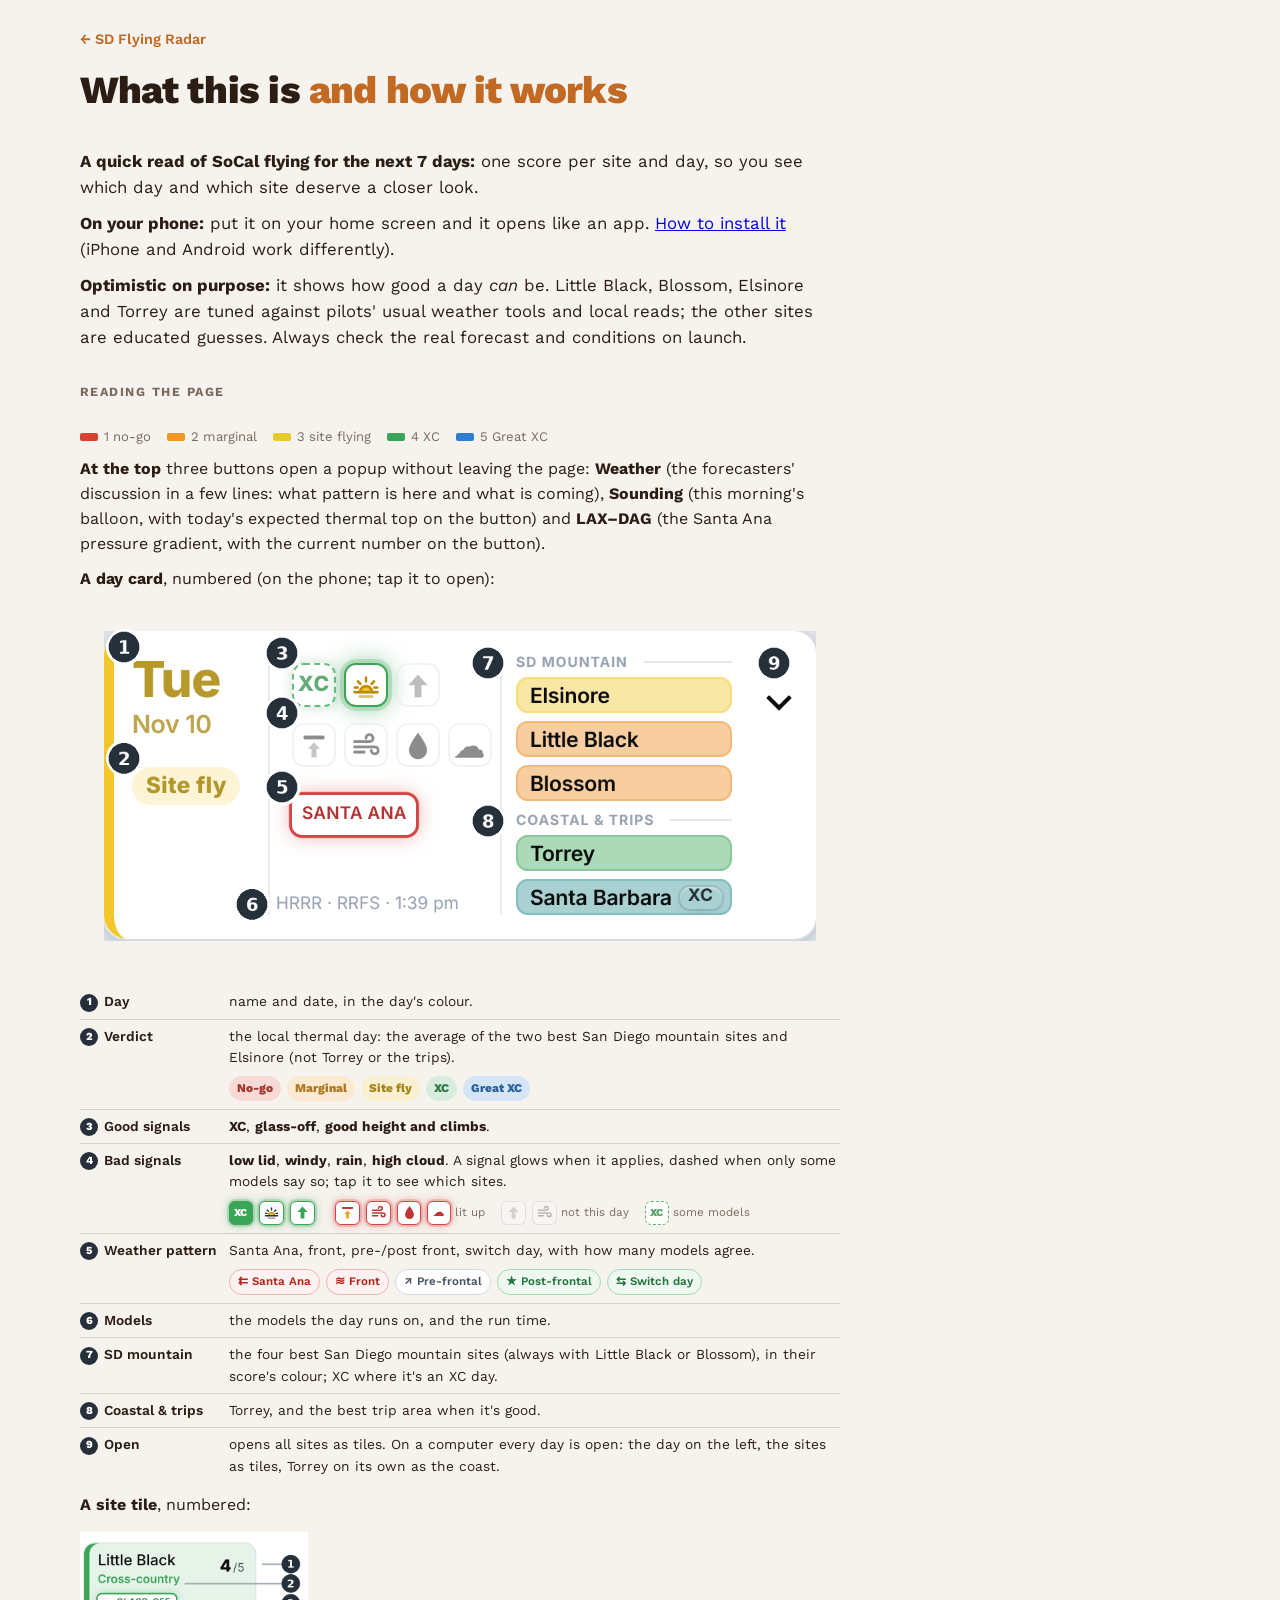
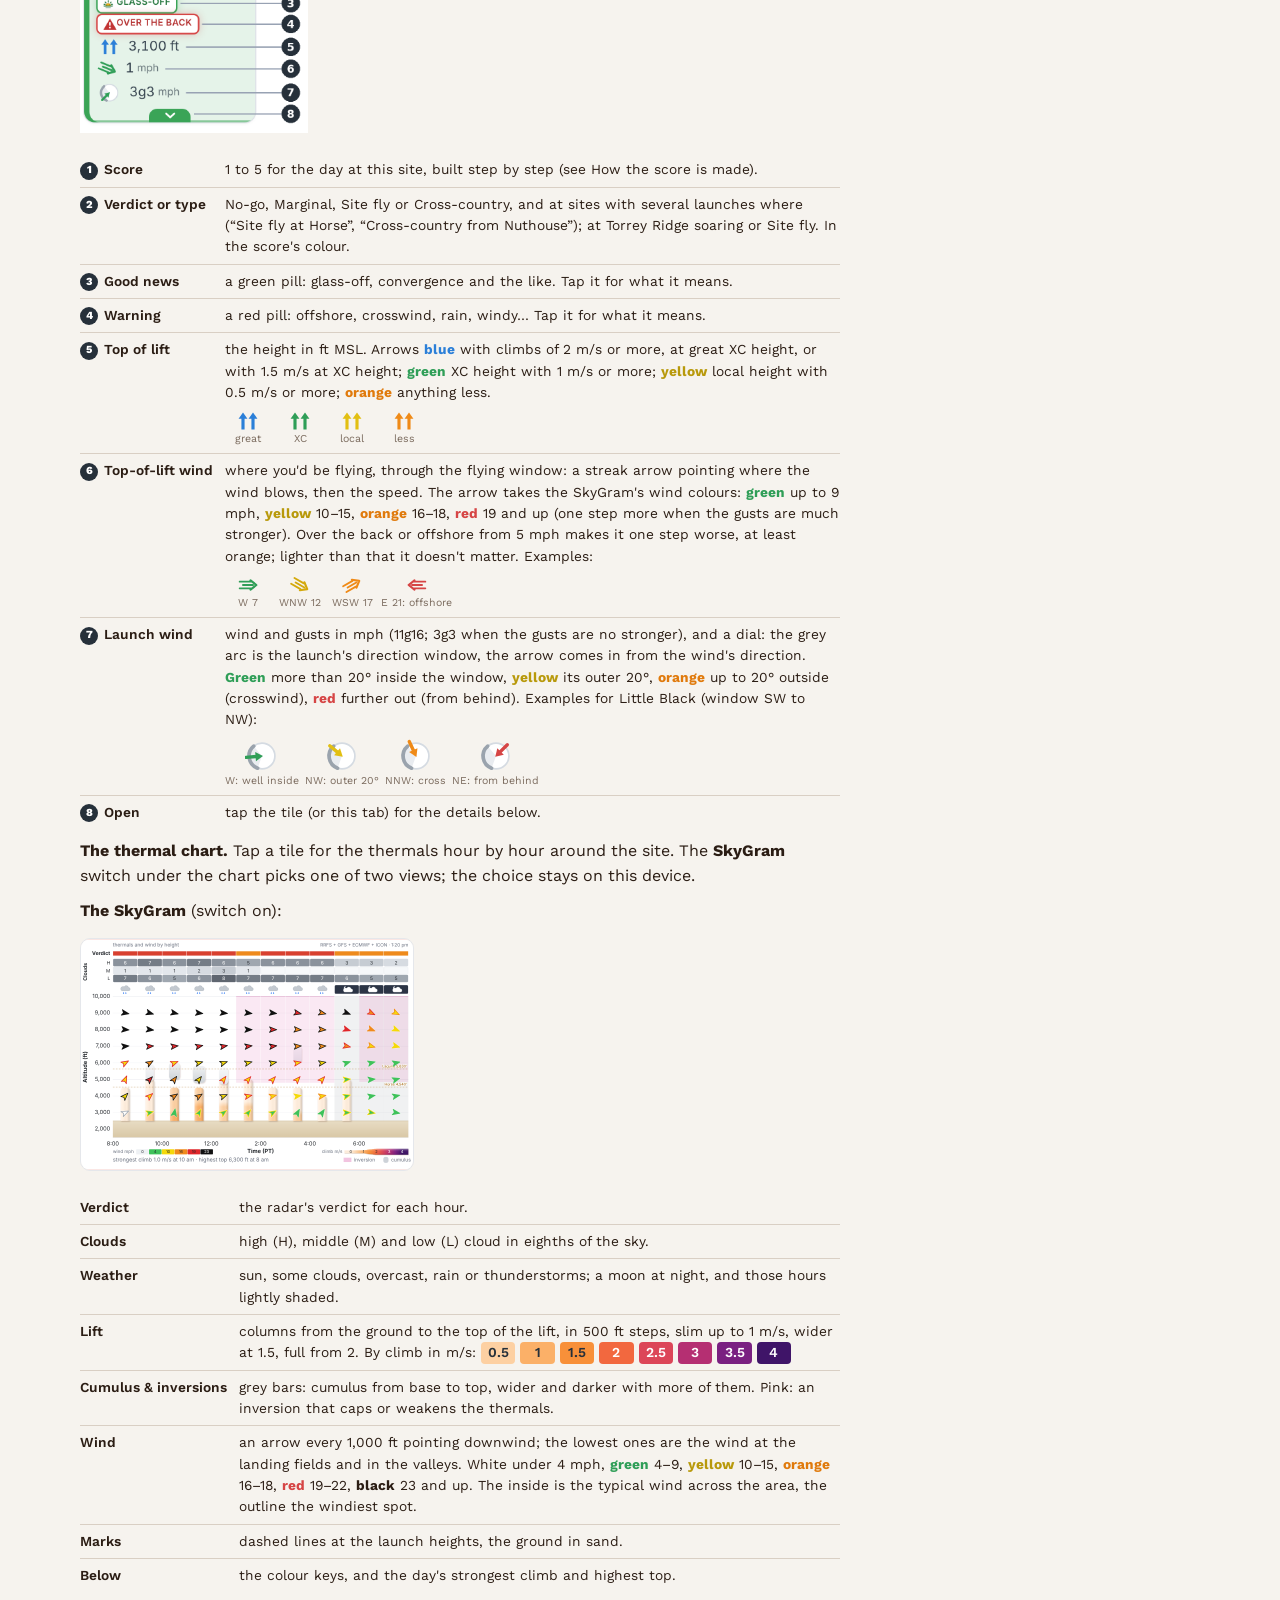
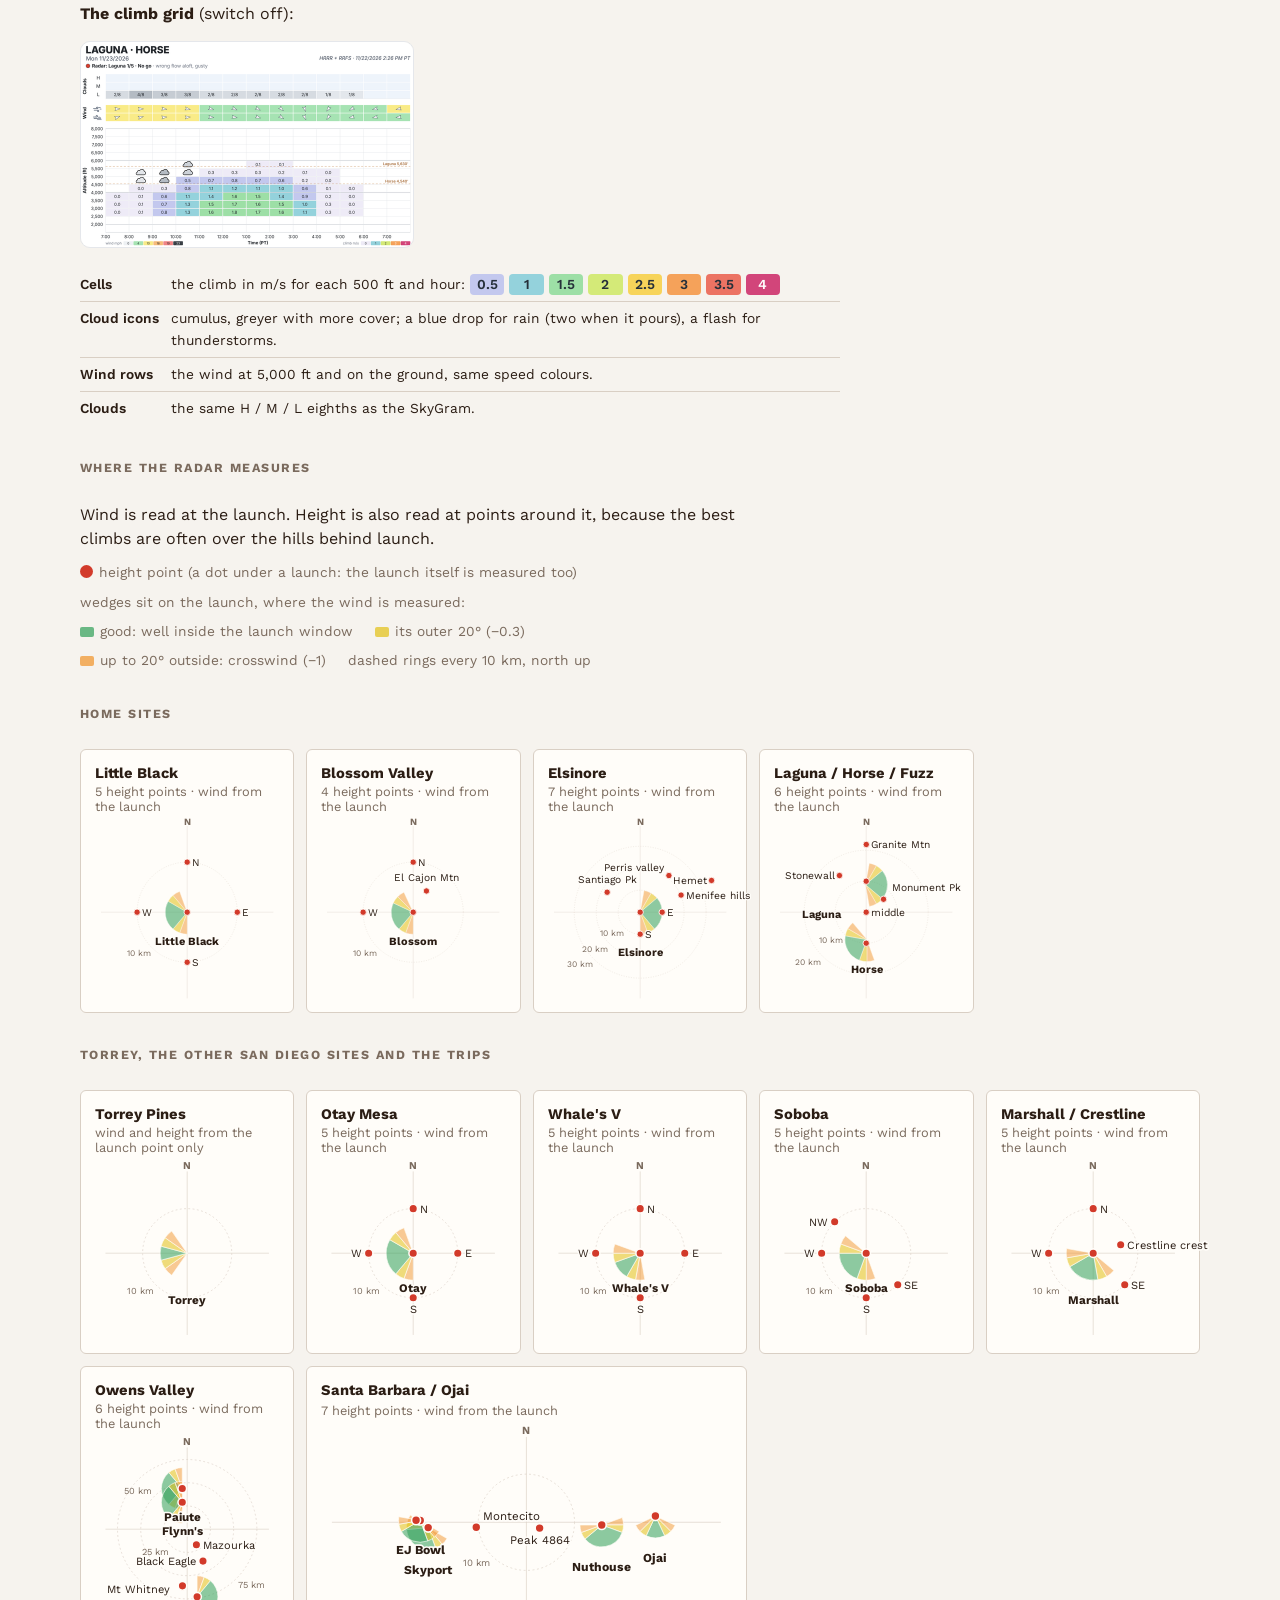
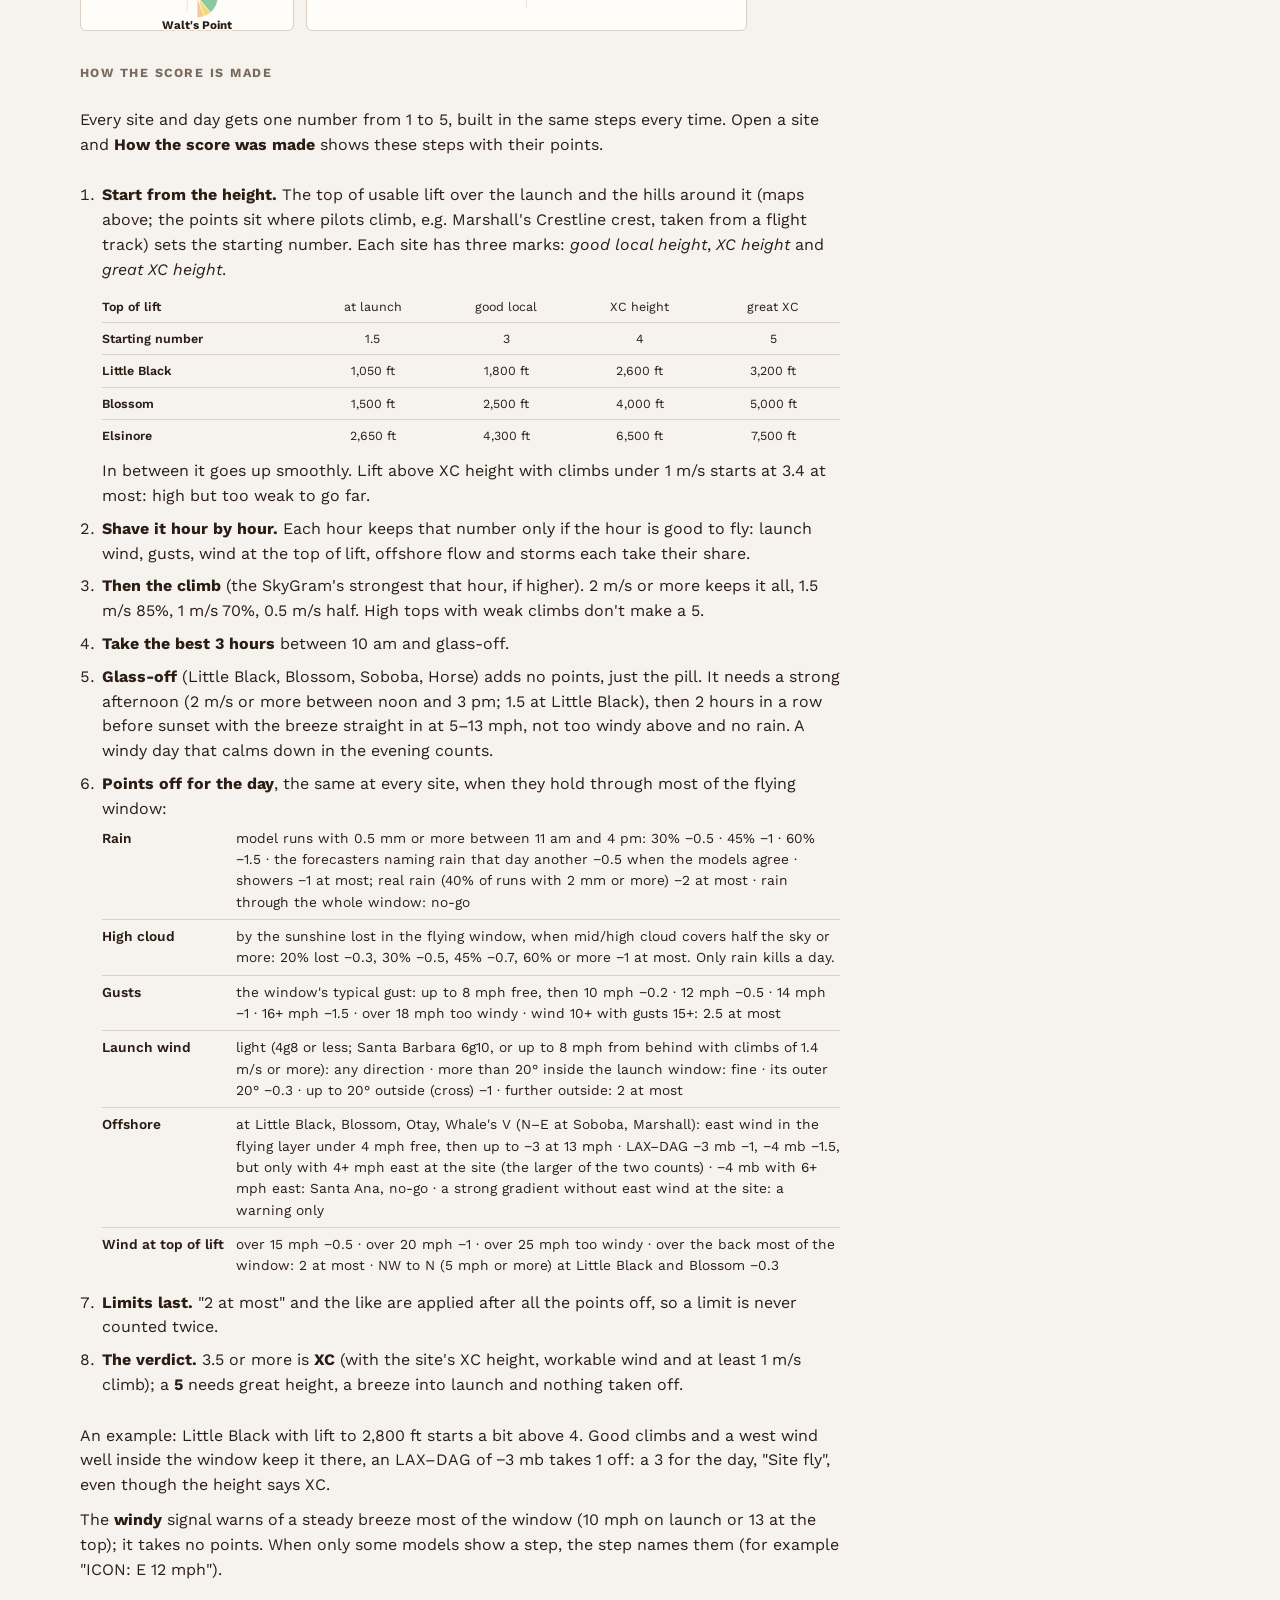
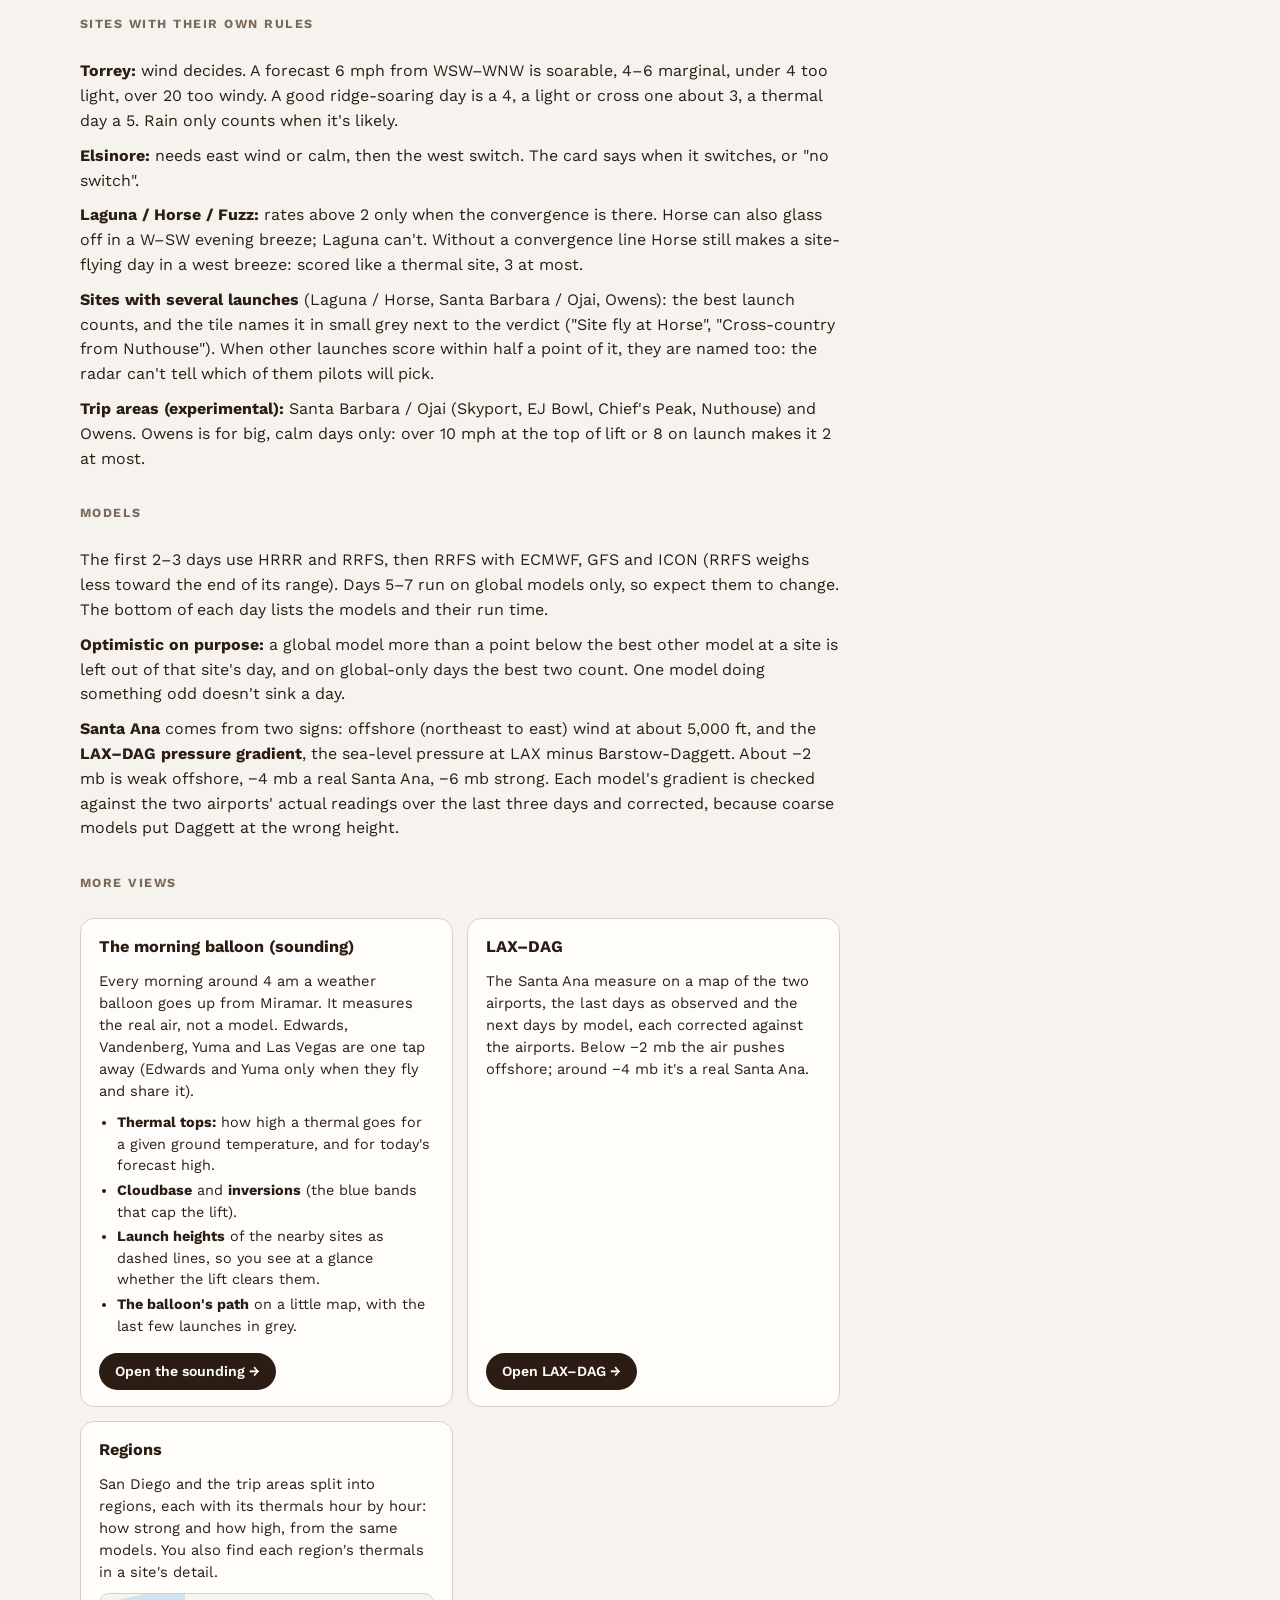
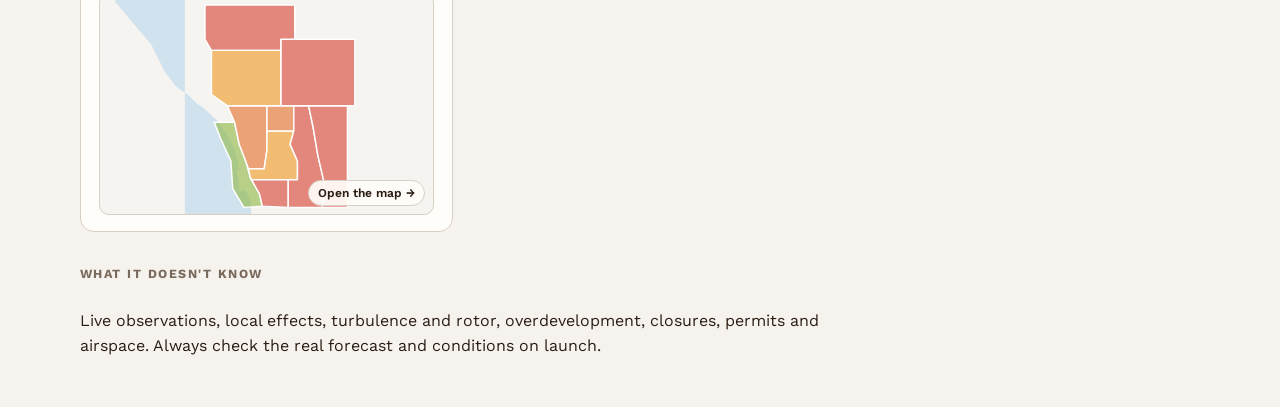
<file: how.html>
<!doctype html>
<html lang="en"><head><meta charset="utf-8"><meta name="viewport" content="width=device-width, initial-scale=1">
<link rel="icon" href="favicon.svg" type="image/svg+xml">
<title>How SD Flying Radar Works</title>
<link rel="preconnect" href="https://fonts.googleapis.com"><link href="https://fonts.googleapis.com/css2?family=Work+Sans:wght@400;500;700;800&display=swap" rel="stylesheet">
<style>
/* layout: a field manual: short intro, big charts for the home sites, a grid of small ones for the rest */
:root { --paper:#f6f3ee; --ink:#2b1d14; --muted:#7a6a5d; --line:#d9cfc4; --red:#d23a2a; --coffee:#6f4e37; --orange:#c26a24;
  --body:"Work Sans","Helvetica Neue",Arial,sans-serif; color-scheme: light; }
body { background:var(--paper); color:var(--ink); font-family:var(--body); margin:0; }
main > * { min-width:0; }
main { max-width:1120px; margin:0 auto; padding-block:28px 48px; padding-left:max(16px, env(safe-area-inset-left, 0px)); padding-right:max(16px, env(safe-area-inset-right, 0px)); display:grid; gap:28px; }
h1 { font-size:clamp(1.7rem,4vw,2.4rem); font-weight:800; letter-spacing:-.02em; margin:0; text-wrap:balance; }
h1 span { color:var(--orange); }
.intro { display:grid; gap:10px; max-width:66ch; line-height:1.55; }
.intro p { margin:0; }
.key { display:flex; flex-wrap:wrap; gap:8px 22px; font-size:.86rem; color:var(--muted); align-items:center; }
.key i { display:inline-block; vertical-align:-1px; margin-right:6px; }
.k-pt { width:13px; height:13px; border-radius:50%; background:var(--red); }
.k-l { width:0; height:0; border-left:6px solid transparent; border-right:6px solid transparent; border-bottom:11px solid var(--coffee); }
h2 { font-size:.78rem; text-transform:uppercase; letter-spacing:.12em; color:var(--muted); margin:6px 0 0; font-weight:700; }
.grid { display:grid; gap:12px; }
.grid.big { grid-template-columns:repeat(auto-fill,minmax(min(46%,200px),1fr)); }
h2.exp { color:#9a5a12; }
.expnote { color:var(--muted, #6b6b6b); font-size:.9rem; margin:-4px 0 12px; }
.grid.small { grid-template-columns:repeat(auto-fill,minmax(min(46%,200px),1fr)); }
figure { margin:0; background:#fffdf9; border:1px solid var(--line); border-radius:6px; padding:14px 14px 8px; display:grid; gap:6px; min-width:0; }
figcaption { display:grid; gap:2px; }
figcaption b { font-size:1.05rem; } .small figcaption b { font-size:.92rem; }
figcaption span { font-size:.8rem; color:var(--muted); }
svg { width:100%; height:auto; display:block; }
.ring { fill:none; stroke:var(--line); stroke-width:1; stroke-dasharray:3 4; }
.axis { stroke:var(--line); stroke-width:1; }
.km { font-size:10px; fill:var(--muted); }
.north { font-size:12px; font-weight:700; fill:var(--muted); text-anchor:middle; }
.launch { fill:var(--coffee); }
.ll { font-size:12px; font-weight:700; fill:var(--ink); }
.pt { fill:var(--red); stroke:#fffdf9; stroke-width:2.5; }
.ll, .pl { paint-order:stroke; stroke:#fffdf9; stroke-width:3px; stroke-linejoin:round; }
.sec { stroke:#fffdf9; stroke-width:1; }
.sec.good { fill:#2f9e57; fill-opacity:.55; }
.sec.rim { fill:#e2bf12; fill-opacity:.55; }
.sec.cross { fill:#ef8a17; fill-opacity:.45; }
.k-g, .k-y, .k-o { width:14px; height:10px; border-radius:2px; }
.k-g { background:#2f9e57; opacity:.7; } .k-y { background:#e2bf12; opacity:.7; } .k-o { background:#ef8a17; opacity:.65; }
.pl { font-size:11px; fill:var(--ink); }
.pe { fill:var(--muted, #6b7280); font-size:.85em; }
.small .pl { font-size:18px; } .small .ll { font-size:19px; } .small .km { font-size:15px; } .small .north { font-size:17px; }
.big .pl { font-size:29px; } .big .ll { font-size:31px; } .big .km { font-size:24px; } .big .north { font-size:27px; }
figure.site svg { overflow: visible; }
figure.site.wide { grid-column: span 2; } figure.site.wide svg { overflow: hidden; }
.big .ll, .big .pl { stroke-width:7px; } .small .ll, .small .pl { stroke-width:5px; }
.big figcaption b { font-size:.92rem; }
.rule { background:#fffdf9; border:1px solid var(--line); border-radius:6px; padding:14px 16px; line-height:1.5; max-width:66ch; }
.rule b { color:var(--orange); }
.back { color: var(--orange); font-weight:600; text-decoration:none; font-size:.9rem; }
.back:hover { text-decoration:underline; }

:root { --q0:#d8402f; --q1:#f0991e; --q2:#e6cb2e; --q4:#3aa457; --q5:#2f7fcf; }
.how { display:grid; gap:10px; max-width:76ch; line-height:1.55; }
.how.lead { font-size:1.05rem; }
.how p { margin:0; }
.legend { display:flex; flex-wrap:wrap; gap:6px 16px; font-size:.82rem; color:var(--muted); align-items:center; }
.legend .chip { display:inline-flex; align-items:center; gap:6px; }
.legend .chip i { width:18px; height:8px; display:inline-block; border-radius:2px; }
.tilefig { margin: 6px 0 10px; } .dayfig img { width: 100%; max-width: 420px; } .tilefig img { display: block; max-width: 100%; height: auto; }
.rules.nums th { vertical-align: top; width: 32%; } @media (min-width: 760px) { .rules.nums th { white-space: nowrap; width: 1%; } }
.nb { display: inline-grid; place-items: center; width: 18px; height: 18px; border-radius: 50%; background: #26303a; color: #fff; font-size: .68rem; font-weight: 800; margin-right: 6px; vertical-align: 1px; }
@media (min-width: 760px) { .tilefig:not(.dayfig) { float: left; margin: 4px 22px 10px 0; } .rules.nums { overflow: hidden; } .dayfig + .rules.nums { clear: both; } }
.exrow { display: flex; flex-wrap: wrap; align-items: center; gap: 6px; margin: 8px 0 2px; }
.exgap { width: 8px; }
.exgrp { display: inline-flex; align-items: center; gap: 6px; white-space: nowrap; margin-right: 10px; }
.exi svg.ldial { width: 34px; height: 34px; } .exi svg.lic { width: 20px; height: 20px; }
.exnote { font-size: .72rem; color: var(--muted, #7a6f63); margin-left: -2px; }
.exg { height: 24px; min-width: 24px; padding: 0 4px; border-radius: 6px; display: inline-flex; align-items: center; justify-content: center; background: #fff; box-sizing: border-box;
  border: 1.25px solid rgba(38,48,58,.35); color: #26303a; font-size: .66rem; font-weight: 800; letter-spacing: .04em; }
.exg svg { width: 15px; height: 15px; } .exg.drop svg { width: 11px; }
.exg.good { border-color: #3aa457; box-shadow: 0 0 0 2px rgba(58,164,87,.22), 0 0 10px rgba(58,164,87,.5); }
.exg.good.xc { background: #3aa457; color: #fff; }
.exg.bad { border-color: #d64545; color: #c23434; box-shadow: 0 0 0 2px rgba(214,69,69,.2), 0 0 10px rgba(214,69,69,.45); }
.exg.off { opacity: .3; filter: grayscale(1); }
.exg.dim { border-style: dashed; color: #2f8f4a; box-shadow: none; opacity: .8; }
.exv { background: color-mix(in srgb, var(--dc) 20%, #fff); color: color-mix(in srgb, var(--dc) 70%, #1f2328); font-weight: 800; font-size: .74rem; padding: 3px 8px; border-radius: 999px; }
.expat { font-size: .72rem; font-weight: 600; padding: 3px 8px; border-radius: 999px; border: 1px solid #d5dbe2; background: #fff; color: #475467; }
.expat.bad { border-color: #f0b3b3; background: #fdf1f1; color: #b42318; } .expat.good { border-color: #a9d8b6; background: #eef8f1; color: #23753c; }
.exi { display: inline-flex; flex-direction: column; align-items: center; gap: 2px; min-width: 46px; }
.exi svg { width: 26px; height: 20px; } .exi small { font-size: .66rem; color: var(--muted, #7a6f63); text-align: center; line-height: 1.15; }
.exw { width: 26px; height: 18px; }
.how ul.parts, .how ol.steps { padding-left: 20px; display: grid; gap: 8px; max-width: 76ch; }
.how ol.steps > li, .how ul.parts > li { padding-left: 2px; min-width: 0; }
.rules.scale { margin: 8px 0; font-size: .78rem; table-layout: fixed; } .rules.scale td { padding: 4px 3px; text-align: center; } .rules.scale th { width: 26%; white-space: normal; } .rules.scale th { font-weight: 600; }
.rules.facts th { width: 1%; }
.c-b { color: #2b7fd8; } .c-g { color: #2f9e57; } .c-y { color: #b8990b; } .c-o { color: #e07a0c; } .c-r { color: #d64545; }
.rules { border-collapse:collapse; font-size:.86rem; width:100%; }
.rules th { text-align:left; font-weight:600; padding:6px 12px 6px 0; vertical-align:top; white-space:nowrap; }
.rules td { padding:6px 0; } .rules tr + tr { border-top:1px solid var(--line); }
@media (max-width:560px) { .rules th { white-space:normal; } }
/* more views: the balloon and the regions, each a card with a clear button; the regions card is a live sketch */
.views { display:grid; grid-template-columns:repeat(auto-fit, minmax(min(100%, 300px), 1fr)); gap:14px; max-width:76ch; }
.view { display:flex; flex-direction:column; gap:10px; background:#fffdf9; border:1px solid var(--line); border-radius:14px; padding:16px 18px; line-height:1.5; }
.view h3 { margin:0; font-size:1.02rem; }
.view p { margin:0; font-size:.92rem; }
.view ul { margin:0; padding-left:18px; font-size:.9rem; display:grid; gap:3px; }
.vbtn { align-self:flex-start; margin-top:auto; display:inline-flex; align-items:center; gap:6px; padding:8px 16px; border-radius:999px;
  background:var(--ink); color:#fffdf9 !important; font-weight:600; font-size:.88rem; text-decoration:none; }
.vbtn:hover { background:var(--orange); }
.sketch { display:block; border-radius:10px; overflow:hidden; border:1px solid var(--line); background:#f5f4f0; position:relative; text-decoration:none; }
.sketch svg { width:100%; height:220px; display:block; }
.views .view:first-child .vbtn { margin-top:6px; }
.sketch .tap { position:absolute; right:8px; bottom:8px; background:rgba(255,253,249,.92); color:var(--ink); font-size:.75rem; font-weight:600; padding:3px 9px; border-radius:999px; border:1px solid var(--line); }
.sketch:hover .tap { color:var(--orange); border-color:var(--orange); }
.chartfig img{width:min(100%,332px);height:auto;border-radius:10px;border:1px solid #e5e7eb}
.lk{display:inline-block;min-width:1.9em;padding:0 .3em;border-radius:4px;background:var(--c);color:#26303a;font-weight:600;text-align:center}
.lk.w{color:#fff}
</style>
<script src="scripts/ui/stats.js?v=202611191636" defer></script>
<script src="scripts/ui/install.js?v=202611210153" defer></script>
</head><body>
<main>
<header class="intro">
<a class="back" href="./">← SD Flying Radar</a>
<h1>What this is <span>and how it works</span></h1>
</header>
<section class="how lead">
<p><b>A quick read of SoCal flying for the next 7 days:</b> one score per site and day, so you see which day and which site deserve a closer look.</p>
<p><b>On your phone:</b> put it on your home screen and it opens like an app. <a href="#" data-install>How to install it</a> (iPhone and Android work differently).</p>
<p><b>Optimistic on purpose:</b> it shows how good a day <i>can</i> be. Little Black, Blossom, Elsinore and Torrey are tuned against pilots' usual weather tools and local reads; the other sites are educated guesses. Always check the real forecast and conditions on launch.</p>
</section>

<h2>Reading the page</h2>
<section class="how">
<div class="legend">
  <span class="chip"><i style="background:var(--q0)"></i>1 no-go</span>
  <span class="chip"><i style="background:var(--q1)"></i>2 marginal</span>
  <span class="chip"><i style="background:var(--q2)"></i>3 site flying</span>
  <span class="chip"><i style="background:var(--q4)"></i>4 XC</span>
  <span class="chip"><i style="background:var(--q5)"></i>5 Great XC</span>
</div>
<p><b>At the top</b> three buttons open a popup without leaving the page: <b>Weather</b> (the forecasters' discussion in a few lines: what pattern is here and what is coming), <b>Sounding</b> (this morning's balloon, with today's expected thermal top on the button) and <b>LAX–DAG</b> (the Santa Ana pressure gradient, with the current number on the button).</p>
<p><b>A day card</b>, numbered (on the phone; tap it to open):</p>
<div class="tilefig dayfig"><img src="assets/how/day.png" width="380" alt="A day card with its parts numbered 1 to 9"></div>
<table class="rules facts nums"><tr><th><span class="nb">1</span>Day</th><td>name and date, in the day's colour.</td></tr><tr><th><span class="nb">2</span>Verdict</th><td>the local thermal day: the average of the two best San Diego mountain sites and Elsinore (not Torrey or the trips).<span class="exrow"><span class="exv" style="--dc:#d8402f">No-go</span><span class="exv" style="--dc:#f0991e">Marginal</span><span class="exv" style="--dc:#e0b21a">Site fly</span><span class="exv" style="--dc:#3aa457">XC</span><span class="exv" style="--dc:#2f7fcf">Great XC</span></span></td></tr><tr><th><span class="nb">3</span>Good signals</th><td><b>XC</b>, <b>glass-off</b>, <b>good height and climbs</b>.</td></tr><tr><th><span class="nb">4</span>Bad signals</th><td><b>low lid</b>, <b>windy</b>, <b>rain</b>, <b>high cloud</b>. A signal glows when it applies, dashed when only some models say so; tap it to see which sites.<span class="exrow"><span class="exgrp"><span class="exg good xc">XC</span><span class="exg good"><svg viewBox="0 0 16 16" fill="none" stroke="currentColor" stroke-width="1.5" stroke-linecap="round"><path d="M4.6 11.5 A3.4 3.4 0 0 1 11.4 11.5" fill="#e6cb2e" stroke="#c98a00"/><path d="M1.5 11.5 H14.5"/><path d="M8 3.2 V5.4 M3.4 5.4 L4.8 6.8 M12.6 5.4 L11.2 6.8 M1.6 8.9 H3.2 M12.8 8.9 H14.4"/><path d="M4.5 14 H11.5" opacity=".55"/></svg></span><span class="exg good"><svg viewBox="0 0 16 16"><path d="M8 1.5 L13.5 7.5 H10 V14.5 H6 V7.5 H2.5 Z" fill="#3aa457"/></svg></span><span class="exgap"></span><span class="exg bad"><svg viewBox="0 0 16 16"><rect x="2" y="2" width="12" height="2.2" rx="1" fill="currentColor"/><path d="M8 6 L11.5 9.6 H9.4 V14.5 H6.6 V9.6 H4.5 Z" fill="#f0991e"/></svg></span><span class="exg bad"><svg viewBox="0 0 16 16" fill="none" stroke="currentColor" stroke-width="1.6" stroke-linecap="round"><path d="M1.5 5.5 H10 A2 2 0 1 0 8 3.5"/><path d="M1.5 8.5 H13 A2 2 0 1 1 11 10.5"/><path d="M1.5 11.5 H7"/></svg></span><span class="exg bad drop"><svg viewBox="0 0 12 16"><path d="M6 1 C6 1 1.2 7 1.2 10.2 A4.8 4.8 0 0 0 10.8 10.2 C10.8 7 6 1 6 1 Z" fill="currentColor"/></svg></span><span class="exg bad">☁︎</span><span class="exnote">lit up</span></span><span class="exgrp"><span class="exg off"><svg viewBox="0 0 16 16"><path d="M8 1.5 L13.5 7.5 H10 V14.5 H6 V7.5 H2.5 Z" fill="#3aa457"/></svg></span><span class="exg off"><svg viewBox="0 0 16 16" fill="none" stroke="currentColor" stroke-width="1.6" stroke-linecap="round"><path d="M1.5 5.5 H10 A2 2 0 1 0 8 3.5"/><path d="M1.5 8.5 H13 A2 2 0 1 1 11 10.5"/><path d="M1.5 11.5 H7"/></svg></span><span class="exnote">not this day</span></span><span class="exgrp"><span class="exg good dim xc2">XC</span><span class="exnote">some models</span></span></span> </td></tr><tr><th><span class="nb">5</span>Weather pattern</th><td>Santa Ana, front, pre-/post front, switch day, with how many models agree.<span class="exrow"><span class="expat bad">⇇ Santa Ana</span><span class="expat bad">≋ Front</span><span class="expat ">↗ Pre-frontal</span><span class="expat good">★ Post-frontal</span><span class="expat good">⇆ Switch day</span></span></td></tr><tr><th><span class="nb">6</span>Models</th><td>the models the day runs on, and the run time.</td></tr><tr><th><span class="nb">7</span>SD mountain</th><td>the four best San Diego mountain sites (always with Little Black or Blossom), in their score's colour; XC where it's an XC day.</td></tr><tr><th><span class="nb">8</span>Coastal &amp; trips</th><td>Torrey, and the best trip area when it's good.</td></tr><tr><th><span class="nb">9</span>Open</th><td>opens all sites as tiles. On a computer every day is open: the day on the left, the sites as tiles, Torrey on its own as the coast.</td></tr></table>

<p><b>A site tile</b>, numbered:</p>
<div class="tilefig"><img src="assets/how/tile.png?v=202611182155" width="228" alt="A site tile with its parts numbered 1 to 8"></div>
<table class="rules facts nums"><tr><th><span class="nb">1</span>Score</th><td>1 to 5 for the day at this site, built step by step (see How the score is made).</td></tr><tr><th><span class="nb">2</span>Verdict or type</th><td>No-go, Marginal, Site fly or Cross-country, and at sites with several launches where (“Site fly at Horse”, “Cross-country from Nuthouse”); at Torrey Ridge soaring or Site fly. In the score's colour.</td></tr><tr><th><span class="nb">3</span>Good news</th><td>a green pill: glass-off, convergence and the like. Tap it for what it means.</td></tr><tr><th><span class="nb">4</span>Warning</th><td>a red pill: offshore, crosswind, rain, windy… Tap it for what it means.</td></tr><tr><th><span class="nb">5</span>Top of lift</th><td>the height in ft MSL. Arrows <b class="c-b">blue</b> with climbs of 2 m/s or more, at great XC height, or with 1.5 m/s at XC height; <b class="c-g">green</b> XC height with 1 m/s or more; <b class="c-y">yellow</b> local height with 0.5 m/s or more; <b class="c-o">orange</b> anything less.<span class="exrow" data-ex="lift"></span></td></tr><tr><th><span class="nb">6</span>Top-of-lift wind</th><td>where you'd be flying, through the flying window: a streak arrow pointing where the wind blows, then the speed. The arrow takes the SkyGram's wind colours: <b class="c-g">green</b> up to 9 mph, <b class="c-y">yellow</b> 10–15, <b class="c-o">orange</b> 16–18, <b class="c-r">red</b> 19 and up (one step more when the gusts are much stronger). Over the back or offshore from 5 mph makes it one step worse, at least orange; lighter than that it doesn't matter. Examples:<span class="exrow" data-ex="aloft"></span></td></tr><tr><th><span class="nb">7</span>Launch wind</th><td>wind and gusts in mph (11g16; 3g3 when the gusts are no stronger), and a dial: the grey arc is the launch's direction window, the arrow comes in from the wind's direction. <b class="c-g">Green</b> more than 20° inside the window, <b class="c-y">yellow</b> its outer 20°, <b class="c-o">orange</b> up to 20° outside (crosswind), <b class="c-r">red</b> further out (from behind). Examples for Little Black (window SW to NW):<span class="exrow" data-ex="dial"></span></td></tr><tr><th><span class="nb">8</span>Open</th><td>tap the tile (or this tab) for the details below.</td></tr></table>
<p><b>The thermal chart.</b> Tap a tile for the thermals hour by hour around the site. The <b>SkyGram</b> switch under the chart picks one of two views; the choice stays on this device.</p>
<p><b>The SkyGram</b> (switch on):</p>
<div class="tilefig chartfig"><img src="assets/how/skygram.png" width="332" alt="The SkyGram for Laguna on a day with a front coming in"></div>
<table class="rules facts"><tr><th>Verdict</th><td>the radar's verdict for each hour.</td></tr>
<tr><th>Clouds</th><td>high (H), middle (M) and low (L) cloud in eighths of the sky.</td></tr>
<tr><th>Weather</th><td>sun, some clouds, overcast, rain or thunderstorms; a moon at night, and those hours lightly shaded.</td></tr>
<tr><th>Lift</th><td>columns from the ground to the top of the lift, in 500 ft steps, slim up to 1 m/s, wider at 1.5, full from 2. By climb in m/s: <b class="lk" style="--c:#fdd0a2">0.5</b> <b class="lk" style="--c:#fbb068">1</b> <b class="lk" style="--c:#f89039">1.5</b> <b class="lk w" style="--c:#f2683f">2</b> <b class="lk w" style="--c:#dc4658">2.5</b> <b class="lk w" style="--c:#b52f72">3</b> <b class="lk w" style="--c:#7a2081">3.5</b> <b class="lk w" style="--c:#3f1468">4</b></td></tr>
<tr><th>Cumulus &amp; inversions</th><td>grey bars: cumulus from base to top, wider and darker with more of them. Pink: an inversion that caps or weakens the thermals.</td></tr>
<tr><th>Wind</th><td>an arrow every 1,000 ft pointing downwind; the lowest ones are the wind at the landing fields and in the valleys. White under 4 mph, <b class="c-g">green</b> 4–9, <b class="c-y">yellow</b> 10–15, <b class="c-o">orange</b> 16–18, <b class="c-r">red</b> 19–22, <b>black</b> 23 and up. The inside is the typical wind across the area, the outline the windiest spot.</td></tr>
<tr><th>Marks</th><td>dashed lines at the launch heights, the ground in sand.</td></tr>
<tr><th>Below</th><td>the colour keys, and the day's strongest climb and highest top.</td></tr></table>
<p><b>The climb grid</b> (switch off):</p>
<div class="tilefig chartfig"><img src="assets/how/grid.png" width="332" alt="The climb grid for the same day"></div>
<table class="rules facts"><tr><th>Cells</th><td>the climb in m/s for each 500 ft and hour: <b class="lk" style="--c:#c3c8ee">0.5</b> <b class="lk" style="--c:#94d2dc">1</b> <b class="lk" style="--c:#9ddfa6">1.5</b> <b class="lk" style="--c:#d4ea78">2</b> <b class="lk" style="--c:#f7d45a">2.5</b> <b class="lk" style="--c:#f5a25a">3</b> <b class="lk" style="--c:#ec7363">3.5</b> <b class="lk w" style="--c:#d2457a">4</b></td></tr>
<tr><th>Cloud icons</th><td>cumulus, greyer with more cover; a blue drop for rain (two when it pours), a flash for thunderstorms.</td></tr>
<tr><th>Wind rows</th><td>the wind at 5,000 ft and on the ground, same speed colours.</td></tr>
<tr><th>Clouds</th><td>the same H / M / L eighths as the SkyGram.</td></tr></table>
</section>

<h2 id="sites">Where the radar measures</h2>
<section class="intro">
<p>Wind is read at the launch. Height is also read at points around it, because the best climbs are often over the hills behind launch.</p>
<div class="key"><span><i class="k-pt"></i>height point (a dot under a launch: the launch itself is measured too)</span><span>wedges sit on the launch, where the wind is measured:</span><span><i class="k-g"></i>good: well inside the launch window</span><span><i class="k-y"></i>its outer 20° (−0.3)</span><span><i class="k-o"></i>up to 20° outside: crosswind (−1)</span><span>dashed rings every 10 km, north up</span></div>
</section>


<h2>Home sites</h2>
<div class="grid big"><figure class="site big"><figcaption><b>Little Black</b><span>5 height points · wind from the launch</span></figcaption><svg viewBox="0 0 520 520" role="img" aria-label="Measuring points for Little Black"><circle cx="260.0" cy="260.0" r="141.2" class="ring"/><line x1="260.0" y1="17.0" x2="260.0" y2="503.0" class="axis"/><line x1="17.0" y1="260.0" x2="503.0" y2="260.0" class="axis"/><text x="260.0" y="13.0" class="north">N</text><path d="M260.0 260.0 L260.0 322.0 A62.0 62.0 0 0 1 238.8 318.3 Z" class="sec cross"/><path d="M260.0 260.0 L238.8 318.3 A62.0 62.0 0 0 1 220.1 307.5 Z" class="sec rim"/><path d="M260.0 260.0 L220.1 307.5 A62.0 62.0 0 0 1 206.3 229.0 Z" class="sec good"/><path d="M260.0 260.0 L206.3 229.0 A62.0 62.0 0 0 1 220.1 212.5 Z" class="sec rim"/><path d="M260.0 260.0 L220.1 212.5 A62.0 62.0 0 0 1 238.8 201.7 Z" class="sec cross"/><circle cx="260.0" cy="260.0" r="9" class="pt"/><circle cx="260.0" cy="118.8" r="9" class="pt"/><circle cx="401.3" cy="260.0" r="9" class="pt"/><circle cx="260.0" cy="401.2" r="9" class="pt"/><circle cx="118.7" cy="260.0" r="9" class="pt"/><text x="260.0" y="353.0" text-anchor="middle" class="ll">Little Black</text><text x="273.0" y="128.9" text-anchor="start" class="pl">N</text><text x="414.3" y="270.1" text-anchor="start" class="pl">E</text><text x="273.0" y="411.4" text-anchor="start" class="pl">S</text><text x="131.7" y="270.1" text-anchor="start" class="pl">W</text><text x="157.1" y="383.9" text-anchor="end" class="km">10 km</text></svg></figure><figure class="site big"><figcaption><b>Blossom Valley</b><span>4 height points · wind from the launch</span></figcaption><svg viewBox="0 0 520 520" role="img" aria-label="Measuring points for Blossom Valley"><circle cx="260.0" cy="260.0" r="141.2" class="ring"/><line x1="260.0" y1="17.0" x2="260.0" y2="503.0" class="axis"/><line x1="17.0" y1="260.0" x2="503.0" y2="260.0" class="axis"/><text x="260.0" y="13.0" class="north">N</text><path d="M260.0 260.0 L260.0 322.0 A62.0 62.0 0 0 1 238.8 318.3 Z" class="sec cross"/><path d="M260.0 260.0 L238.8 318.3 A62.0 62.0 0 0 1 220.1 307.5 Z" class="sec rim"/><path d="M260.0 260.0 L220.1 307.5 A62.0 62.0 0 0 1 203.8 233.8 Z" class="sec good"/><path d="M260.0 260.0 L203.8 233.8 A62.0 62.0 0 0 1 216.2 216.2 Z" class="sec rim"/><path d="M260.0 260.0 L216.2 216.2 A62.0 62.0 0 0 1 233.8 203.8 Z" class="sec cross"/><circle cx="260.0" cy="260.0" r="9" class="pt"/><circle cx="260.0" cy="118.8" r="9" class="pt"/><circle cx="118.8" cy="260.0" r="9" class="pt"/><circle cx="297.3" cy="200.1" r="9" class="pt"/><text x="260.0" y="353.0" text-anchor="middle" class="ll">Blossom</text><text x="273.0" y="128.9" text-anchor="start" class="pl">N</text><text x="131.8" y="270.1" text-anchor="start" class="pl">W</text><text x="297.3" y="173.1" text-anchor="middle" class="pl">El Cajon Mtn</text><text x="157.1" y="383.9" text-anchor="end" class="km">10 km</text></svg></figure><figure class="site big"><figcaption><b>Elsinore</b><span>7 height points · wind from the launch</span></figcaption><svg viewBox="0 0 520 520" role="img" aria-label="Measuring points for Elsinore"><circle cx="260.0" cy="260.0" r="62.0" class="ring"/><circle cx="260.0" cy="260.0" r="123.9" class="ring"/><circle cx="260.0" cy="260.0" r="185.9" class="ring"/><line x1="260.0" y1="17.0" x2="260.0" y2="503.0" class="axis"/><line x1="17.0" y1="260.0" x2="503.0" y2="260.0" class="axis"/><text x="260.0" y="13.0" class="north">N</text><path d="M260.0 260.0 L270.8 198.9 A62.0 62.0 0 0 1 291.0 206.3 Z" class="sec cross"/><path d="M260.0 260.0 L291.0 206.3 A62.0 62.0 0 0 1 307.5 220.1 Z" class="sec rim"/><path d="M260.0 260.0 L307.5 220.1 A62.0 62.0 0 0 1 299.9 307.5 Z" class="sec good"/><path d="M260.0 260.0 L299.9 307.5 A62.0 62.0 0 0 1 281.2 318.3 Z" class="sec rim"/><path d="M260.0 260.0 L281.2 318.3 A62.0 62.0 0 0 1 260.0 322.0 Z" class="sec cross"/><circle cx="260.0" cy="260.0" r="9" class="pt"/><circle cx="166.8" cy="203.7" r="9" class="pt"/><circle cx="322.0" cy="260.0" r="9" class="pt"/><circle cx="260.0" cy="322.0" r="9" class="pt"/><circle cx="375.3" cy="211.7" r="9" class="pt"/><circle cx="341.0" cy="156.7" r="9" class="pt"/><circle cx="461.2" cy="170.5" r="9" class="pt"/><text x="260.0" y="384.0" text-anchor="middle" class="ll">Elsinore</text><text x="166.8" y="176.7" text-anchor="middle" class="pl">Santiago Pk</text><text x="335.0" y="270.1" text-anchor="start" class="pl">E</text><text x="273.0" y="332.1" text-anchor="start" class="pl">S</text><text x="388.3" y="221.9" text-anchor="start" class="pl">Menifee hills</text><text x="328.0" y="143.7" text-anchor="end" class="pl">Perris valley</text><text x="448.2" y="180.6" text-anchor="end" class="pl">Hemet</text><text x="213.2" y="327.8" text-anchor="end" class="km">10 km</text><text x="169.4" y="371.6" text-anchor="end" class="km">20 km</text><text x="125.6" y="415.4" text-anchor="end" class="km">30 km</text></svg></figure><figure class="site big"><figcaption><b>Laguna / Horse / Fuzz</b><span>6 height points · wind from the launch</span></figcaption><svg viewBox="0 0 520 520" role="img" aria-label="Measuring points for Laguna / Horse / Fuzz"><circle cx="260.0" cy="260.0" r="87.4" class="ring"/><circle cx="260.0" cy="260.0" r="174.8" class="ring"/><line x1="260.0" y1="17.0" x2="260.0" y2="503.0" class="axis"/><line x1="17.0" y1="260.0" x2="503.0" y2="260.0" class="axis"/><text x="260.0" y="13.0" class="north">N</text><path d="M262.0 337.3 L283.2 395.5 A62.0 62.0 0 0 1 262.0 399.3 Z" class="sec cross"/><path d="M262.0 337.3 L262.0 399.3 A62.0 62.0 0 0 1 240.8 395.5 Z" class="sec rim"/><path d="M262.0 337.3 L240.8 395.5 A62.0 62.0 0 0 1 200.9 326.5 Z" class="sec good"/><path d="M262.0 337.3 L200.9 326.5 A62.0 62.0 0 0 1 208.3 306.3 Z" class="sec rim"/><path d="M262.0 337.3 L208.3 306.3 A62.0 62.0 0 0 1 222.1 289.8 Z" class="sec cross"/><path d="M258.0 182.7 L268.8 121.7 A62.0 62.0 0 0 1 289.0 129.0 Z" class="sec cross"/><path d="M258.0 182.7 L289.0 129.0 A62.0 62.0 0 0 1 305.5 142.9 Z" class="sec rim"/><path d="M258.0 182.7 L305.5 142.9 A62.0 62.0 0 0 1 305.5 222.6 Z" class="sec good"/><path d="M258.0 182.7 L305.5 222.6 A62.0 62.0 0 0 1 289.0 236.4 Z" class="sec rim"/><path d="M258.0 182.7 L289.0 236.4 A62.0 62.0 0 0 1 268.8 243.8 Z" class="sec cross"/><circle cx="260.0" cy="260.0" r="9" class="pt"/><circle cx="260.0" cy="172.6" r="9" class="pt"/><circle cx="260.0" cy="347.4" r="9" class="pt"/><circle cx="308.9" cy="223.5" r="9" class="pt"/><circle cx="260.2" cy="69.0" r="9" class="pt"/><circle cx="184.6" cy="156.6" r="9" class="pt"/><text x="262.0" y="430.3" text-anchor="middle" class="ll">Horse</text><text x="190.0" y="275.7" text-anchor="end" class="ll">Laguna</text><text x="273.0" y="270.2" text-anchor="start" class="pl">middle</text><text x="332.3" y="200.1" text-anchor="start" class="pl">Monument Pk</text><text x="273.2" y="79.1" text-anchor="start" class="pl">Granite Mtn</text><text x="171.6" y="166.8" text-anchor="end" class="pl">Stonewall</text><text x="195.2" y="345.8" text-anchor="end" class="km">10 km</text><text x="133.4" y="407.6" text-anchor="end" class="km">20 km</text></svg></figure></div>
<h2>Torrey, the other San Diego sites and the trips</h2>
<div class="grid small"><figure class="site small"><figcaption><b>Torrey Pines</b><span>wind and height from the launch point only</span></figcaption><svg viewBox="0 0 300 300" role="img" aria-label="Measuring points for Torrey Pines"><circle cx="150.0" cy="150.0" r="72.5" class="ring"/><line x1="150.0" y1="17.0" x2="150.0" y2="283.0" class="axis"/><line x1="17.0" y1="150.0" x2="283.0" y2="150.0" class="axis"/><text x="150.0" y="13.0" class="north">N</text><path d="M150.0 150.0 L124.8 186.0 A44.0 44.0 0 0 1 114.0 175.2 Z" class="sec cross"/><path d="M150.0 150.0 L114.0 175.2 A44.0 44.0 0 0 1 107.5 161.4 Z" class="sec rim"/><path d="M150.0 150.0 L107.5 161.4 A44.0 44.0 0 0 1 107.5 138.6 Z" class="sec good"/><path d="M150.0 150.0 L107.5 138.6 A44.0 44.0 0 0 1 114.0 124.8 Z" class="sec rim"/><path d="M150.0 150.0 L114.0 124.8 A44.0 44.0 0 0 1 124.8 114.0 Z" class="sec cross"/><text x="150.0" y="232.0" text-anchor="middle" class="ll">Torrey</text><text x="95.7" y="216.3" text-anchor="end" class="km">10 km</text></svg></figure><figure class="site small"><figcaption><b>Otay Mesa</b><span>5 height points · wind from the launch</span></figcaption><svg viewBox="0 0 300 300" role="img" aria-label="Measuring points for Otay Mesa"><circle cx="150.0" cy="150.0" r="72.5" class="ring"/><line x1="150.0" y1="17.0" x2="150.0" y2="283.0" class="axis"/><line x1="17.0" y1="150.0" x2="283.0" y2="150.0" class="axis"/><text x="150.0" y="13.0" class="north">N</text><path d="M150.0 150.0 L150.0 194.0 A44.0 44.0 0 0 1 135.0 191.3 Z" class="sec cross"/><path d="M150.0 150.0 L135.0 191.3 A44.0 44.0 0 0 1 121.7 183.7 Z" class="sec rim"/><path d="M150.0 150.0 L121.7 183.7 A44.0 44.0 0 0 1 111.9 128.0 Z" class="sec good"/><path d="M150.0 150.0 L111.9 128.0 A44.0 44.0 0 0 1 121.7 116.3 Z" class="sec rim"/><path d="M150.0 150.0 L121.7 116.3 A44.0 44.0 0 0 1 135.0 108.7 Z" class="sec cross"/><circle cx="150.0" cy="150.0" r="7" class="pt"/><circle cx="150.0" cy="77.5" r="7" class="pt"/><circle cx="222.5" cy="150.0" r="7" class="pt"/><circle cx="150.0" cy="222.5" r="7" class="pt"/><circle cx="77.5" cy="150.0" r="7" class="pt"/><text x="150.0" y="213.0" text-anchor="middle" class="ll">Otay</text><text x="161.0" y="83.8" text-anchor="start" class="pl">N</text><text x="233.5" y="156.3" text-anchor="start" class="pl">E</text><text x="150.0" y="247.9" text-anchor="middle" class="pl">S</text><text x="66.5" y="156.3" text-anchor="end" class="pl">W</text><text x="95.7" y="216.3" text-anchor="end" class="km">10 km</text></svg></figure><figure class="site small"><figcaption><b>Whale&#x27;s V</b><span>5 height points · wind from the launch</span></figcaption><svg viewBox="0 0 300 300" role="img" aria-label="Measuring points for Whale&#x27;s V"><circle cx="150.0" cy="150.0" r="72.5" class="ring"/><line x1="150.0" y1="17.0" x2="150.0" y2="283.0" class="axis"/><line x1="17.0" y1="150.0" x2="283.0" y2="150.0" class="axis"/><text x="150.0" y="13.0" class="north">N</text><path d="M150.0 150.0 L157.6 193.3 A44.0 44.0 0 0 1 142.4 193.3 Z" class="sec cross"/><path d="M150.0 150.0 L142.4 193.3 A44.0 44.0 0 0 1 128.0 188.1 Z" class="sec rim"/><path d="M150.0 150.0 L128.0 188.1 A44.0 44.0 0 0 1 108.7 165.0 Z" class="sec good"/><path d="M150.0 150.0 L108.7 165.0 A44.0 44.0 0 0 1 106.0 150.0 Z" class="sec rim"/><path d="M150.0 150.0 L106.0 150.0 A44.0 44.0 0 0 1 108.7 135.0 Z" class="sec cross"/><circle cx="150.0" cy="150.0" r="7" class="pt"/><circle cx="150.0" cy="77.5" r="7" class="pt"/><circle cx="222.5" cy="150.0" r="7" class="pt"/><circle cx="150.0" cy="222.5" r="7" class="pt"/><circle cx="77.5" cy="150.0" r="7" class="pt"/><text x="150.0" y="213.0" text-anchor="middle" class="ll">Whale&#x27;s V</text><text x="161.0" y="83.8" text-anchor="start" class="pl">N</text><text x="233.5" y="156.3" text-anchor="start" class="pl">E</text><text x="150.0" y="247.9" text-anchor="middle" class="pl">S</text><text x="66.5" y="156.3" text-anchor="end" class="pl">W</text><text x="95.7" y="216.3" text-anchor="end" class="km">10 km</text></svg></figure><figure class="site small"><figcaption><b>Soboba</b><span>5 height points · wind from the launch</span></figcaption><svg viewBox="0 0 300 300" role="img" aria-label="Measuring points for Soboba"><circle cx="150.0" cy="150.0" r="72.5" class="ring"/><line x1="150.0" y1="17.0" x2="150.0" y2="283.0" class="axis"/><line x1="17.0" y1="150.0" x2="283.0" y2="150.0" class="axis"/><text x="150.0" y="13.0" class="north">N</text><path d="M150.0 150.0 L165.0 191.3 A44.0 44.0 0 0 1 150.0 194.0 Z" class="sec cross"/><path d="M150.0 150.0 L150.0 194.0 A44.0 44.0 0 0 1 135.0 191.3 Z" class="sec rim"/><path d="M150.0 150.0 L135.0 191.3 A44.0 44.0 0 0 1 106.0 150.0 Z" class="sec good"/><path d="M150.0 150.0 L106.0 150.0 A44.0 44.0 0 0 1 108.7 135.0 Z" class="sec rim"/><path d="M150.0 150.0 L108.7 135.0 A44.0 44.0 0 0 1 116.3 121.7 Z" class="sec cross"/><circle cx="150.0" cy="150.0" r="7" class="pt"/><circle cx="98.7" cy="98.7" r="7" class="pt"/><circle cx="201.3" cy="201.3" r="7" class="pt"/><circle cx="150.0" cy="222.5" r="7" class="pt"/><circle cx="77.5" cy="150.0" r="7" class="pt"/><text x="150.0" y="213.0" text-anchor="middle" class="ll">Soboba</text><text x="87.7" y="105.0" text-anchor="end" class="pl">NW</text><text x="212.3" y="207.6" text-anchor="start" class="pl">SE</text><text x="150.0" y="247.9" text-anchor="middle" class="pl">S</text><text x="66.5" y="156.3" text-anchor="end" class="pl">W</text><text x="95.7" y="216.3" text-anchor="end" class="km">10 km</text></svg></figure><figure class="site small"><figcaption><b>Marshall / Crestline</b><span>5 height points · wind from the launch</span></figcaption><svg viewBox="0 0 300 300" role="img" aria-label="Measuring points for Marshall / Crestline"><circle cx="150.0" cy="150.0" r="72.5" class="ring"/><line x1="150.0" y1="17.0" x2="150.0" y2="283.0" class="axis"/><line x1="17.0" y1="150.0" x2="283.0" y2="150.0" class="axis"/><text x="150.0" y="13.0" class="north">N</text><path d="M150.0 150.0 L183.7 178.3 A44.0 44.0 0 0 1 172.0 188.1 Z" class="sec cross"/><path d="M150.0 150.0 L172.0 188.1 A44.0 44.0 0 0 1 157.6 193.3 Z" class="sec rim"/><path d="M150.0 150.0 L157.6 193.3 A44.0 44.0 0 0 1 111.9 172.0 Z" class="sec good"/><path d="M150.0 150.0 L111.9 172.0 A44.0 44.0 0 0 1 106.7 157.6 Z" class="sec rim"/><path d="M150.0 150.0 L106.7 157.6 A44.0 44.0 0 0 1 106.7 142.4 Z" class="sec cross"/><circle cx="150.0" cy="150.0" r="7" class="pt"/><circle cx="150.0" cy="77.5" r="7" class="pt"/><circle cx="201.3" cy="201.3" r="7" class="pt"/><circle cx="194.7" cy="136.2" r="7" class="pt"/><circle cx="77.5" cy="150.0" r="7" class="pt"/><text x="150.0" y="232.0" text-anchor="middle" class="ll">Marshall</text><text x="161.0" y="83.8" text-anchor="start" class="pl">N</text><text x="212.3" y="207.6" text-anchor="start" class="pl">SE</text><text x="205.7" y="142.5" text-anchor="start" class="pl">Crestline crest</text><text x="66.5" y="156.3" text-anchor="end" class="pl">W</text><text x="95.7" y="216.3" text-anchor="end" class="km">10 km</text></svg></figure><figure class="site small"><figcaption><b>Owens Valley</b><span>6 height points · wind from the launch</span></figcaption><svg viewBox="0 0 300 300" role="img" aria-label="Measuring points for Owens Valley"><circle cx="150.0" cy="150.0" r="37.8" class="ring"/><circle cx="150.0" cy="150.0" r="75.6" class="ring"/><circle cx="150.0" cy="150.0" r="113.4" class="ring"/><line x1="150.0" y1="17.0" x2="150.0" y2="283.0" class="axis"/><line x1="17.0" y1="150.0" x2="283.0" y2="150.0" class="axis"/><text x="150.0" y="13.0" class="north">N</text><path d="M166.1 259.9 L166.1 225.9 A34.0 34.0 0 0 1 177.7 228.0 Z" class="sec cross"/><path d="M166.1 259.9 L177.7 228.0 A34.0 34.0 0 0 1 187.9 233.9 Z" class="sec rim"/><path d="M166.1 259.9 L187.9 233.9 A34.0 34.0 0 0 1 187.9 286.0 Z" class="sec good"/><path d="M166.1 259.9 L187.9 286.0 A34.0 34.0 0 0 1 177.7 291.9 Z" class="sec rim"/><path d="M166.1 259.9 L177.7 291.9 A34.0 34.0 0 0 1 166.1 293.9 Z" class="sec cross"/><path d="M142.0 83.9 L142.0 117.9 A34.0 34.0 0 0 1 130.3 115.8 Z" class="sec cross"/><path d="M142.0 83.9 L130.3 115.8 A34.0 34.0 0 0 1 120.1 109.9 Z" class="sec rim"/><path d="M142.0 83.9 L120.1 109.9 A34.0 34.0 0 0 1 120.1 57.8 Z" class="sec good"/><path d="M142.0 83.9 L120.1 57.8 A34.0 34.0 0 0 1 130.3 51.9 Z" class="sec rim"/><path d="M142.0 83.9 L130.3 51.9 A34.0 34.0 0 0 1 142.0 49.9 Z" class="sec cross"/><path d="M142.0 106.2 L142.0 140.2 A34.0 34.0 0 0 1 130.3 138.1 Z" class="sec cross"/><path d="M142.0 106.2 L130.3 138.1 A34.0 34.0 0 0 1 120.1 132.2 Z" class="sec rim"/><path d="M142.0 106.2 L120.1 132.2 A34.0 34.0 0 0 1 120.1 80.2 Z" class="sec good"/><path d="M142.0 106.2 L120.1 80.2 A34.0 34.0 0 0 1 130.3 74.2 Z" class="sec rim"/><path d="M142.0 106.2 L130.3 74.2 A34.0 34.0 0 0 1 142.0 72.2 Z" class="sec cross"/><circle cx="166.1" cy="259.9" r="7" class="pt"/><circle cx="142.0" cy="83.9" r="7" class="pt"/><circle cx="142.0" cy="106.2" r="7" class="pt"/><circle cx="175.7" cy="201.9" r="7" class="pt"/><circle cx="165.0" cy="175.3" r="7" class="pt"/><circle cx="142.3" cy="242.2" r="7" class="pt"/><text x="166.1" y="312.9" text-anchor="middle" class="ll">Walt&#x27;s Point</text><text x="142.0" y="136.9" text-anchor="middle" class="ll">Paiute</text><text x="142.0" y="159.2" text-anchor="middle" class="ll">Flynn&#x27;s</text><text x="164.7" y="208.2" text-anchor="end" class="pl">Black Eagle</text><text x="176.0" y="181.6" text-anchor="start" class="pl">Mazourka</text><text x="122.5" y="253.5" text-anchor="end" class="pl">Mt Whitney</text><text x="120.3" y="191.7" text-anchor="end" class="km">25 km</text><text x="93.5" y="93.5" text-anchor="end" class="km">50 km</text><text x="233.2" y="245.2" text-anchor="start" class="km">75 km</text></svg></figure><figure class="site small wide"><figcaption><b>Santa Barbara / Ojai</b><span>7 height points · wind from the launch</span></figcaption><svg viewBox="0 0 640 300" role="img" aria-label="Measuring points for Santa Barbara / Ojai"><circle cx="320.0" cy="150.0" r="75.0" class="ring"/><line x1="320.0" y1="17.0" x2="320.0" y2="283.0" class="axis"/><line x1="17.0" y1="150.0" x2="623.0" y2="150.0" class="axis"/><text x="320.0" y="13.0" class="north">N</text><path d="M167.0 158.3 L196.4 175.3 A34.0 34.0 0 0 1 188.8 184.4 Z" class="sec cross"/><path d="M167.0 158.3 L188.8 184.4 A34.0 34.0 0 0 1 178.6 190.3 Z" class="sec rim"/><path d="M167.0 158.3 L178.6 190.3 A34.0 34.0 0 0 1 133.1 161.3 Z" class="sec good"/><path d="M167.0 158.3 L133.1 161.3 A34.0 34.0 0 0 1 134.1 149.5 Z" class="sec rim"/><path d="M167.0 158.3 L134.1 149.5 A34.0 34.0 0 0 1 139.1 138.8 Z" class="sec cross"/><path d="M154.6 147.2 L184.1 164.2 A34.0 34.0 0 0 1 176.5 173.2 Z" class="sec cross"/><path d="M154.6 147.2 L176.5 173.2 A34.0 34.0 0 0 1 166.3 179.1 Z" class="sec rim"/><path d="M154.6 147.2 L166.3 179.1 A34.0 34.0 0 0 1 125.2 164.2 Z" class="sec good"/><path d="M154.6 147.2 L125.2 164.2 A34.0 34.0 0 0 1 121.2 153.1 Z" class="sec rim"/><path d="M154.6 147.2 L121.2 153.1 A34.0 34.0 0 0 1 121.2 141.3 Z" class="sec cross"/><path d="M521.0 140.3 L551.8 154.6 A34.0 34.0 0 0 1 545.0 164.3 Z" class="sec cross"/><path d="M521.0 140.3 L545.0 164.3 A34.0 34.0 0 0 1 535.4 171.1 Z" class="sec rim"/><path d="M521.0 140.3 L535.4 171.1 A34.0 34.0 0 0 1 506.6 171.1 Z" class="sec good"/><path d="M521.0 140.3 L506.6 171.1 A34.0 34.0 0 0 1 497.0 164.3 Z" class="sec rim"/><path d="M521.0 140.3 L497.0 164.3 A34.0 34.0 0 0 1 490.2 154.6 Z" class="sec cross"/><path d="M437.4 154.2 L469.3 142.6 A34.0 34.0 0 0 1 471.4 154.2 Z" class="sec cross"/><path d="M437.4 154.2 L471.4 154.2 A34.0 34.0 0 0 1 469.3 165.9 Z" class="sec rim"/><path d="M437.4 154.2 L469.3 165.9 A34.0 34.0 0 0 1 411.3 176.1 Z" class="sec good"/><path d="M437.4 154.2 L411.3 176.1 A34.0 34.0 0 0 1 405.4 165.9 Z" class="sec rim"/><path d="M437.4 154.2 L405.4 165.9 A34.0 34.0 0 0 1 403.4 154.2 Z" class="sec cross"/><circle cx="167.0" cy="158.3" r="7" class="pt"/><circle cx="154.6" cy="147.2" r="7" class="pt"/><circle cx="521.0" cy="140.3" r="7" class="pt"/><circle cx="437.4" cy="154.2" r="7" class="pt"/><circle cx="148.1" cy="146.8" r="7" class="pt"/><circle cx="241.9" cy="157.8" r="7" class="pt"/><circle cx="340.6" cy="159.1" r="7" class="pt"/><text x="167.0" y="230.3" text-anchor="middle" class="ll">Skyport</text><text x="154.6" y="200.2" text-anchor="middle" class="ll">EJ Bowl</text><text x="521.0" y="212.3" text-anchor="middle" class="ll">Ojai</text><text x="437.4" y="226.2" text-anchor="middle" class="ll">Nuthouse</text><text x="252.9" y="146.8" text-anchor="start" class="pl">Montecito</text><text x="340.6" y="184.5" text-anchor="middle" class="pl">Peak 4864</text><text x="264.0" y="218.0" text-anchor="end" class="km">10 km</text></svg></figure></div>
<h2>How the score is made</h2>
<section class="how">
<p>Every site and day gets one number from 1 to 5, built in the same steps every time. Open a site and <b>How the score was made</b> shows these steps with their points.</p>
<ol class="steps">
  <li><b>Start from the height.</b> The top of usable lift over the launch and the hills around it (maps above; the points sit where pilots climb, e.g. Marshall's Crestline crest, taken from a flight track) sets the starting number. Each site has three marks: <i>good local height</i>, <i>XC height</i> and <i>great XC height</i>.
    <table class="rules scale">
      <tr><th>Top of lift</th><td>at launch</td><td>good local</td><td>XC height</td><td>great XC</td></tr>
      <tr><th>Starting number</th><td>1.5</td><td>3</td><td>4</td><td>5</td></tr>
      <tr><th>Little Black</th><td>1,050 ft</td><td>1,800 ft</td><td>2,600 ft</td><td>3,200 ft</td></tr>
      <tr><th>Blossom</th><td>1,500 ft</td><td>2,500 ft</td><td>4,000 ft</td><td>5,000 ft</td></tr>
      <tr><th>Elsinore</th><td>2,650 ft</td><td>4,300 ft</td><td>6,500 ft</td><td>7,500 ft</td></tr>
    </table>
    In between it goes up smoothly. Lift above XC height with climbs under 1 m/s starts at 3.4 at most: high but too weak to go far.</li>
  <li><b>Shave it hour by hour.</b> Each hour keeps that number only if the hour is good to fly: launch wind, gusts, wind at the top of lift, offshore flow and storms each take their share.</li>
  <li><b>Then the climb</b> (the SkyGram's strongest that hour, if higher). 2 m/s or more keeps it all, 1.5 m/s 85%, 1 m/s 70%, 0.5 m/s half. High tops with weak climbs don't make a 5.</li>
  <li><b>Take the best 3 hours</b> between 10 am and glass-off.</li>
  <li><b>Glass-off</b> (Little Black, Blossom, Soboba, Horse) adds no points, just the pill. It needs a strong afternoon (2 m/s or more between noon and 3 pm; 1.5 at Little Black), then 2 hours in a row before sunset with the breeze straight in at 5–13 mph, not too windy above and no rain. A windy day that calms down in the evening counts.</li>
  <li><b>Points off for the day</b>, the same at every site, when they hold through most of the flying window:
<table class="rules">
  <tr><th>Rain</th><td>model runs with 0.5 mm or more between 11 am and 4 pm: 30% −0.5 · 45% −1 · 60% −1.5 · the forecasters naming rain that day another −0.5 when the models agree · showers −1 at most; real rain (40% of runs with 2 mm or more) −2 at most · rain through the whole window: no-go</td></tr>
  <tr><th>High cloud</th><td>by the sunshine lost in the flying window, when mid/high cloud covers half the sky or more: 20% lost −0.3, 30% −0.5, 45% −0.7, 60% or more −1 at most. Only rain kills a day.</td></tr>
  <tr><th>Gusts</th><td>the window's typical gust: up to 8 mph free, then 10 mph −0.2 · 12 mph −0.5 · 14 mph −1 · 16+ mph −1.5 · over 18 mph too windy · wind 10+ with gusts 15+: 2.5 at most</td></tr>
  <tr><th>Launch wind</th><td>light (4g8 or less; Santa Barbara 6g10, or up to 8 mph from behind with climbs of 1.4 m/s or more): any direction · more than 20° inside the launch window: fine · its outer 20° −0.3 · up to 20° outside (cross) −1 · further outside: 2 at most</td></tr>
  <tr><th>Offshore</th><td>at Little Black, Blossom, Otay, Whale's V (N–E at Soboba, Marshall): east wind in the flying layer under 4 mph free, then up to −3 at 13 mph · LAX–DAG −3 mb −1, −4 mb −1.5, but only with 4+ mph east at the site (the larger of the two counts) · −4 mb with 6+ mph east: Santa Ana, no-go · a strong gradient without east wind at the site: a warning only</td></tr>
  <tr><th>Wind at top of lift</th><td>over 15 mph −0.5 · over 20 mph −1 · over 25 mph too windy · over the back most of the window: 2 at most · NW to N (5 mph or more) at Little Black and Blossom −0.3</td></tr>
</table></li>
  <li><b>Limits last.</b> "2 at most" and the like are applied after all the points off, so a limit is never counted twice.</li>
  <li><b>The verdict.</b> 3.5 or more is <b>XC</b> (with the site's XC height, workable wind and at least 1 m/s climb); a <b>5</b> needs great height, a breeze into launch and nothing taken off.</li>
</ol>
<p>An example: Little Black with lift to 2,800 ft starts a bit above 4. Good climbs and a west wind well inside the window keep it there, an LAX–DAG of −3 mb takes 1 off: a 3 for the day, "Site fly", even though the height says XC.</p>
<p>The <b>windy</b> signal warns of a steady breeze most of the window (10 mph on launch or 13 at the top); it takes no points. When only some models show a step, the step names them (for example "ICON: E 12 mph").</p>
</section>

<h2>Sites with their own rules</h2>
<section class="how">
<p><b>Torrey:</b> wind decides. A forecast 6 mph from WSW–WNW is soarable, 4–6 marginal, under 4 too light, over 20 too windy. A good ridge-soaring day is a 4, a light or cross one about 3, a thermal day a 5. Rain only counts when it's likely.</p>
<p><b>Elsinore:</b> needs east wind or calm, then the west switch. The card says when it switches, or "no switch".</p>
<p><b>Laguna / Horse / Fuzz:</b> rates above 2 only when the convergence is there. Horse can also glass off in a W–SW evening breeze; Laguna can't. Without a convergence line Horse still makes a site-flying day in a west breeze: scored like a thermal site, 3 at most.</p>
<p><b>Sites with several launches</b> (Laguna / Horse, Santa Barbara / Ojai, Owens): the best launch counts, and the tile names it in small grey next to the verdict ("Site fly at Horse", "Cross-country from Nuthouse"). When other launches score within half a point of it, they are named too: the radar can't tell which of them pilots will pick.</p>
<p><b>Trip areas (experimental):</b> Santa Barbara / Ojai (Skyport, EJ Bowl, Chief's Peak, Nuthouse) and Owens. Owens is for big, calm days only: over 10 mph at the top of lift or 8 on launch makes it 2 at most.</p>
</section>

<h2>Models</h2>
<section class="how">
<p>The first 2–3 days use HRRR and RRFS, then RRFS with ECMWF, GFS and ICON (RRFS weighs less toward the end of its range). Days 5–7 run on global models only, so expect them to change. The bottom of each day lists the models and their run time.</p>
<p><b>Optimistic on purpose:</b> a global model more than a point below the best other model at a site is left out of that site's day, and on global-only days the best two count. One model doing something odd doesn't sink a day.</p>
<p><b>Santa Ana</b> comes from two signs: offshore (northeast to east) wind at about 5,000 ft, and the <b>LAX–DAG pressure gradient</b>, the sea-level pressure at LAX minus Barstow-Daggett. About −2 mb is weak offshore, −4 mb a real Santa Ana, −6 mb strong. Each model's gradient is checked against the two airports' actual readings over the last three days and corrected, because coarse models put Daggett at the wrong height.</p>
</section>

<h2>More views</h2>
<section class="views">
  <div class="view">
    <h3>The morning balloon (sounding)</h3>
    <p>Every morning around 4 am a weather balloon goes up from Miramar. It measures the real air, not a model. Edwards, Vandenberg, Yuma and Las Vegas are one tap away (Edwards and Yuma only when they fly and share it).</p>
    <ul>
      <li><b>Thermal tops:</b> how high a thermal goes for a given ground temperature, and for today's forecast high.</li>
      <li><b>Cloudbase</b> and <b>inversions</b> (the blue bands that cap the lift).</li>
      <li><b>Launch heights</b> of the nearby sites as dashed lines, so you see at a glance whether the lift clears them.</li>
      <li><b>The balloon's path</b> on a little map, with the last few launches in grey.</li>
    </ul>
    <a class="vbtn" href="sounding.html">Open the sounding →</a>
  </div>
  <div class="view">
    <h3>LAX–DAG</h3>
    <p>The Santa Ana measure on a map of the two airports, the last days as observed and the next days by model, each corrected against the airports. Below −2 mb the air pushes offshore; around −4 mb it's a real Santa Ana.</p>
    <a class="vbtn" href="lax-dag.html">Open LAX–DAG →</a>
  </div>
  <div class="view">
    <h3>Regions</h3>
    <p>San Diego and the trip areas split into regions, each with its thermals hour by hour: how strong and how high, from the same models. You also find each region's thermals in a site's detail.</p>
    <a class="sketch" href="regions.html" aria-label="Open the regions map"><span id="rsketch"></span><span class="tap">Open the map →</span></a>
  </div>
</section>

<h2>What it doesn't know</h2>
<section class="how">
<p>Live observations, local effects, turbulence and rotor, overdevelopment, closures, permits and airspace. Always check the real forecast and conditions on launch.</p>
</section>

</main>
<script src="scripts/ui/facts.js?v=202611182152"></script>
<script>
/* examples drawn with the radar's own icon code */
(() => {
  const I = window.factsIcons; if (!I) return;
  const cell = (svg, t) => `<span class="exi">${svg}<small>${t}</small></span>`;
  const L = document.querySelector('[data-ex="lift"]');
  if (L) L.innerHTML = [["#2b7fd8", "great"], ["#2f9e57", "XC"], ["#e2bf12", "local"], ["#ef8a17", "less"]].map(([c, t]) => cell(I.liftIc(c, t), t)).join("");
  const A = document.querySelector('[data-ex="aloft"]');
  if (A && I.streak) A.innerHTML = [[270, "#2f9e57", "W 7"], [300, "#d4a90c", "WNW 12"], [240, "#ef8a17", "WSW 17"], [90, "#d64545", "E 21: offshore"]].map(([d, c, t]) => cell(I.streak(d, c, t), t)).join("");
  const D = document.querySelector('[data-ex="dial"]');
  if (D) D.innerHTML = [[265, "W: well inside"], [310, "NW: outer 20°"], [335, "NNW: cross"], [45, "NE: from behind"]].map(([d, t]) => cell(I.dial([[200, 320]], d), t)).join("");
})();
</script>
<script src="scripts/region/regionmap.js?v=202611260315"></script>
<script>
/* the regions card: a live sketch of the map in today's colours (taps open the full map) */
(async () => {
  try {
    const D = await (await fetch('data/region/regions.json?' + Date.now())).json();
    let R = null; try { R = await (await fetch('data/forecast.json?' + Date.now())).json(); } catch (e) {}
    document.getElementById('rsketch').innerHTML = miniMapSVG(D, 0, R);
  } catch (e) { document.getElementById('rsketch').innerHTML = '<div style="padding:40px 16px;text-align:center;color:var(--muted)">Regions map</div>'; }
})();
</script>
</body></html>
</file>
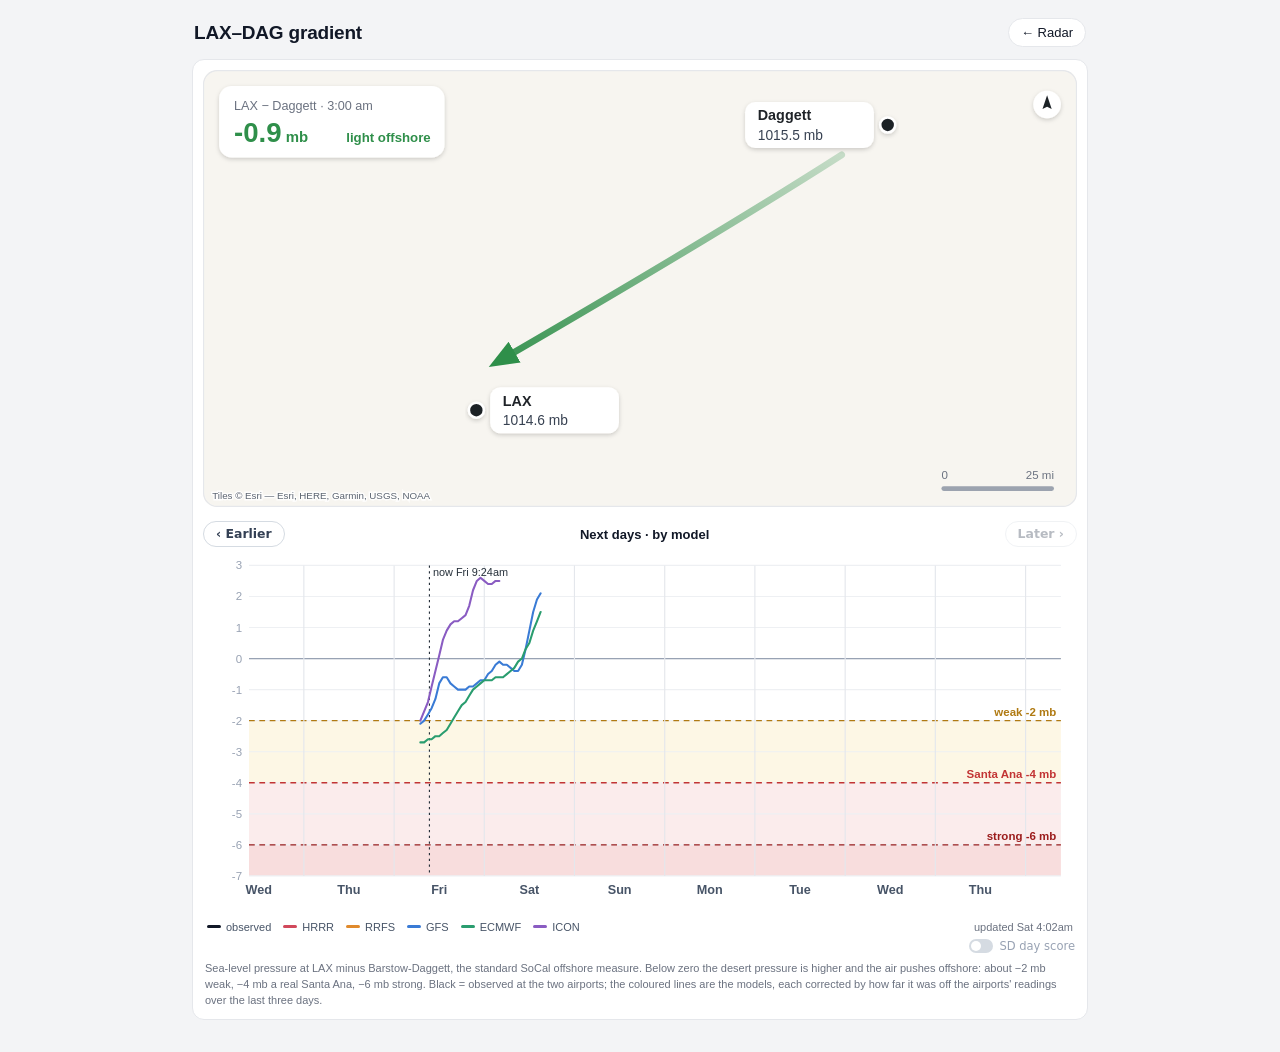
<file: lax-dag.html>
<!DOCTYPE html>
<html lang="en"><head><meta charset="utf-8">
<meta name="viewport" content="width=device-width, initial-scale=1">
<title>LAX–DAG Gradient – SoCal Flying Radar</title>
<link rel="icon" href="favicon.svg">
<style>
:root{--ink:#111827;--muted:#6b7280;--line:#e5e7eb;--bg:#f3f4f6}
*{box-sizing:border-box}
body{font-family:Inter,-apple-system,"Segoe UI",Roboto,Helvetica,Arial,sans-serif;margin:0;background:var(--bg);color:var(--ink);-webkit-font-smoothing:antialiased}
.wrap{max-width:920px;margin:0 auto;padding:16px 12px 32px}
header{display:flex;align-items:center;justify-content:space-between;margin:2px 2px 12px}
h1{font-size:19px;font-weight:700;margin:0;letter-spacing:-.01em}
.back{font-size:13px;color:var(--ink);text-decoration:none;border:1px solid var(--line);background:#fff;border-radius:999px;padding:6px 12px}
.box{background:#fff;border:1px solid var(--line);border-radius:12px;padding:10px}
#fmap svg,#fchart svg{width:100%;height:auto;display:block;border-radius:12px}
.ph{font-size:13px;font-weight:700;margin:0 2px 6px}
.fleg{display:flex;flex-wrap:wrap;gap:4px 12px;font-size:11px;color:#475467;margin:6px 4px 0}
.fleg .fupd{margin-left:auto;color:#6b7280}
.fleg i{display:inline-block;width:14px;height:3px;border-radius:2px;margin-right:5px;vertical-align:3px}
.note{font-size:11px;color:var(--muted);line-height:1.45;margin:8px 2px 0}
.fnav{display:flex;align-items:center;gap:8px;margin-top:14px}.fnav .ph{flex:1;text-align:center;margin:0}
.fnav button{font:600 .78rem/1 system-ui,sans-serif;color:#344054;background:#fff;border:1px solid #d5dbe2;border-radius:999px;padding:6px 12px;cursor:pointer}
.fnav button:disabled{opacity:.35;cursor:default}
.dsw{display:flex;align-items:center;justify-content:flex-end;gap:6px;font:500 .72rem/1 system-ui,sans-serif;color:#98a2b3;margin:6px 2px 0;cursor:pointer;user-select:none}
.dsw input{position:absolute;opacity:0;pointer-events:none}
.dsw i{position:relative;width:24px;height:14px;border-radius:999px;background:#d5dbe2;transition:background .15s}
.dsw i::after{content:"";position:absolute;top:2px;left:2px;width:10px;height:10px;border-radius:50%;background:#fff;transition:transform .15s}
.dsw input:checked+i{background:#667085}.dsw input:checked+i::after{transform:translateX(10px)}
#fchart svg.dscore{display:block;width:100%;height:auto;margin-top:-6px}
</style><script>if (/[?&]embed\b/.test(location.search)) { document.documentElement.classList.add("embed"); document.addEventListener("click", (e) => { const a = e.target.closest && e.target.closest("a[href]"); if (!a || a.target || /^#/.test(a.getAttribute("href"))) return; const u = new URL(a.href, location.href); if (u.origin === location.origin && /(sounding|lax-dag)\.html$/.test(u.pathname)) { u.searchParams.set("embed", "1"); a.href = u.href; } else a.target = "_top"; }); }</script>
<style>html.embed header { display: none; } html.embed body { padding: 0 !important; margin: 0 !important; background: #fff !important; } html.embed .wrap, html.embed main { padding-left: 0 !important; padding-right: 0 !important; margin-top: 0 !important; }</style>
<script src="scripts/ui/stats.js?v=202611191636" defer></script>
</head><body><div class="wrap">
<header><h1>LAX–DAG gradient</h1><a class="back" href="./">← Radar</a></header>
<div class="box">
  <div id="fmap"></div>
  <div class="fnav"><button type="button" id="fback">‹ Earlier</button><div class="ph" id="ftitle">Next days · by model</div><button type="button" id="ffwd" disabled>Later ›</button></div><div id="fchart">Loading…</div><label class="dsw" title="Show the San Diego day score under the chart, on the same days"><input type="checkbox" id="dson"><i></i>SD day score</label>
  <p class="note">Sea-level pressure at LAX minus Barstow-Daggett, the standard SoCal offshore measure. Below zero the desert pressure is higher and the air pushes offshore: about −2 mb weak, −4 mb a real Santa Ana, −6 mb strong. Black = observed at the two airports; the coloured lines are the models, each corrected by how far it was off the airports' readings over the last three days.</p>
</div>
<script src="scripts/ui/basemap.js?v=202611121251"></script>
<script src="scripts/sounding/foehn.js?v=202611260315"></script>
<script>
(async () => {
  try {
    const G = await (await fetch('data/gradient.json?' + Date.now())).json();
    document.getElementById('fmap').innerHTML = foehnMapSVG(G);
    const el = document.getElementById('fchart'), back = document.getElementById('fback'), fwd = document.getElementById('ffwd'), ttl = document.getElementById('ftitle');
    el.innerHTML = foehnChartSVG(G);
    /* the San Diego day score under it, on the same time axis */
    let DS = null;
    const dson = document.getElementById('dson');
    try { dson.checked = localStorage.getItem('laxdagDS') === '1'; } catch (e) {}
    let curWin = null;
    const drawDS = (win) => { curWin = win; const old = el.querySelector('svg.dscore'); if (old) old.remove(); const sv = el.querySelector('svg'); if (dson.checked && DS && sv) sv.insertAdjacentHTML('afterend', dayScoreSVG(DS, win)); };
    dson.addEventListener('change', () => { try { localStorage.setItem('laxdagDS', dson.checked ? '1' : '0'); } catch (e) {} drawDS(curWin); });
    fetch('data/dayscore.json?' + Date.now()).then(r => r.json()).then(j => { DS = j; drawDS(null); }).catch(() => {});
    /* scroll back a month at a time through the observed record (data/gradient_obs.json) */
    let H = null, k = 0;
    const toT = (key) => Date.parse(key + ':00:00Z');
    const show = () => {
      if (k === 0) { el.innerHTML = foehnChartSVG(G); drawDS(null); ttl.textContent = 'Next days · by model'; }
      else {
        const t1 = Date.now() - 2 * 864e5 - (k - 1) * 30 * 864e5, t0 = t1 - 30 * 864e5;     // a month per step
        el.innerHTML = foehnChartSVG({ obs: { ...H.hourly, ...G.obs } }, { t0, t1 }); drawDS({ t0, t1 });
        const d = (t) => new Date(t).toLocaleDateString('en-US', { timeZone: 'America/Los_Angeles', month: 'short', day: 'numeric' });
        ttl.textContent = `Observed · ${d(t0)} – ${d(t1)}`;
      }
      fwd.disabled = k === 0;
      back.disabled = !!H && H.first && Date.now() - 2 * 864e5 - k * 30 * 864e5 <= H.first;
    };
    back.addEventListener('click', async () => {
      if (!H) {
        try { H = await (await fetch('data/gradient_obs.json?' + Date.now())).json(); H.first = toT(Object.keys(H.hourly)[0]); }
        catch (e) { back.disabled = true; ttl.textContent = 'No earlier data yet'; return; }
      }
      k++; show();
    });
    fwd.addEventListener('click', () => { if (k > 0) { k--; show(); } });
  } catch (e) { document.getElementById('fchart').textContent = 'Could not load the gradient: ' + e.message; }
})();
</script></div></body></html>
</file>
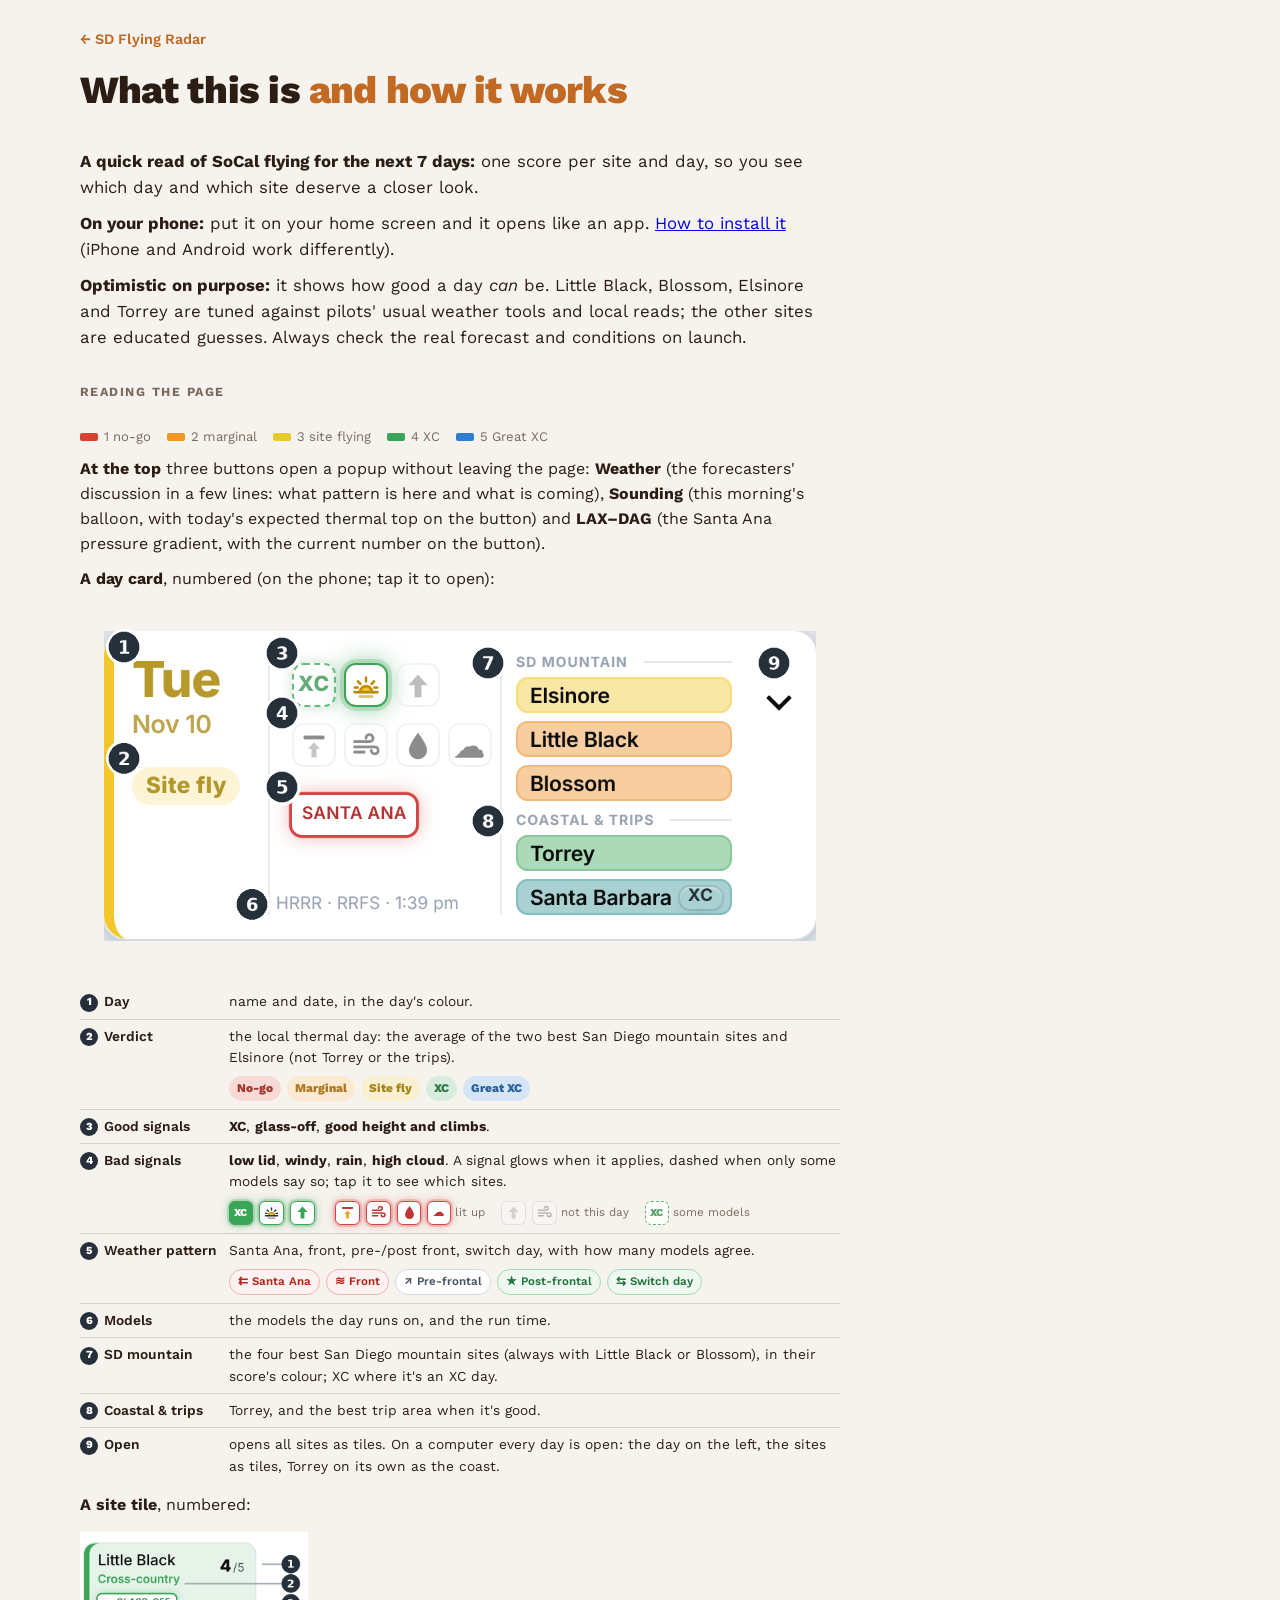
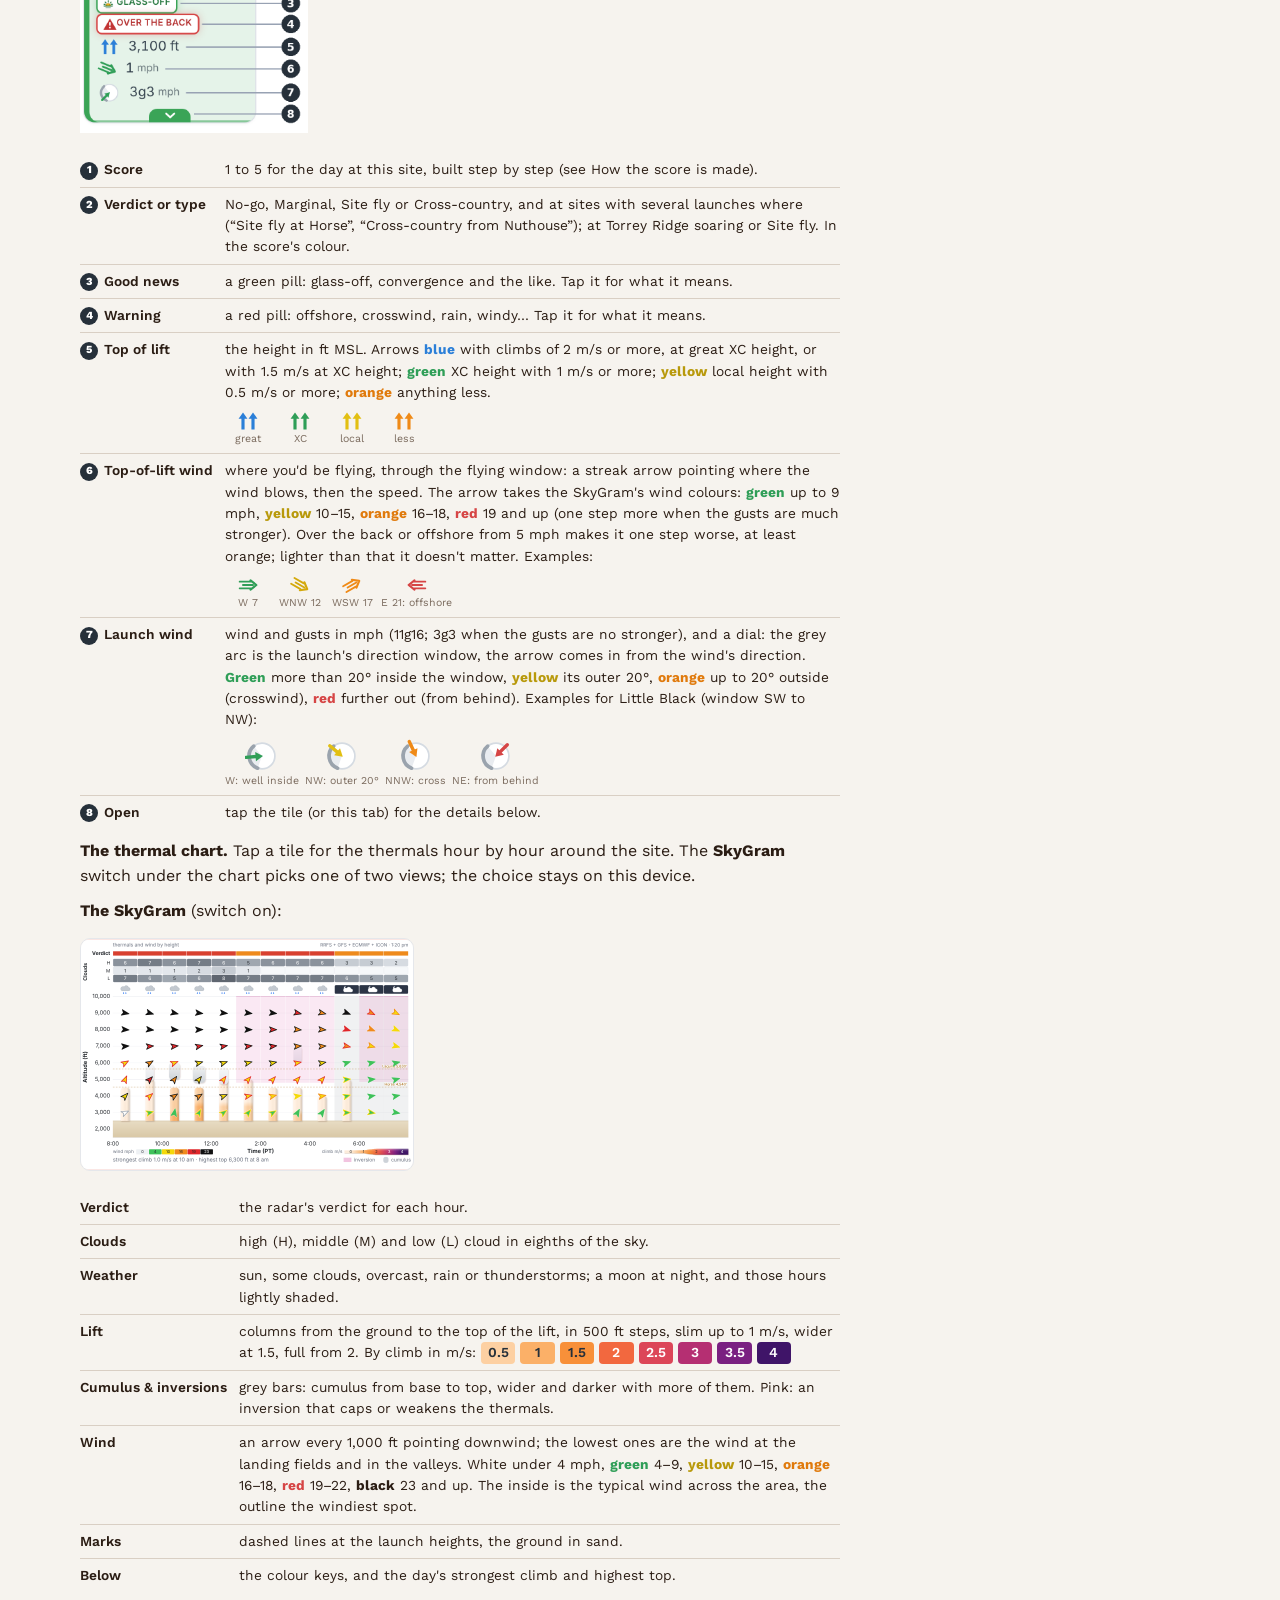
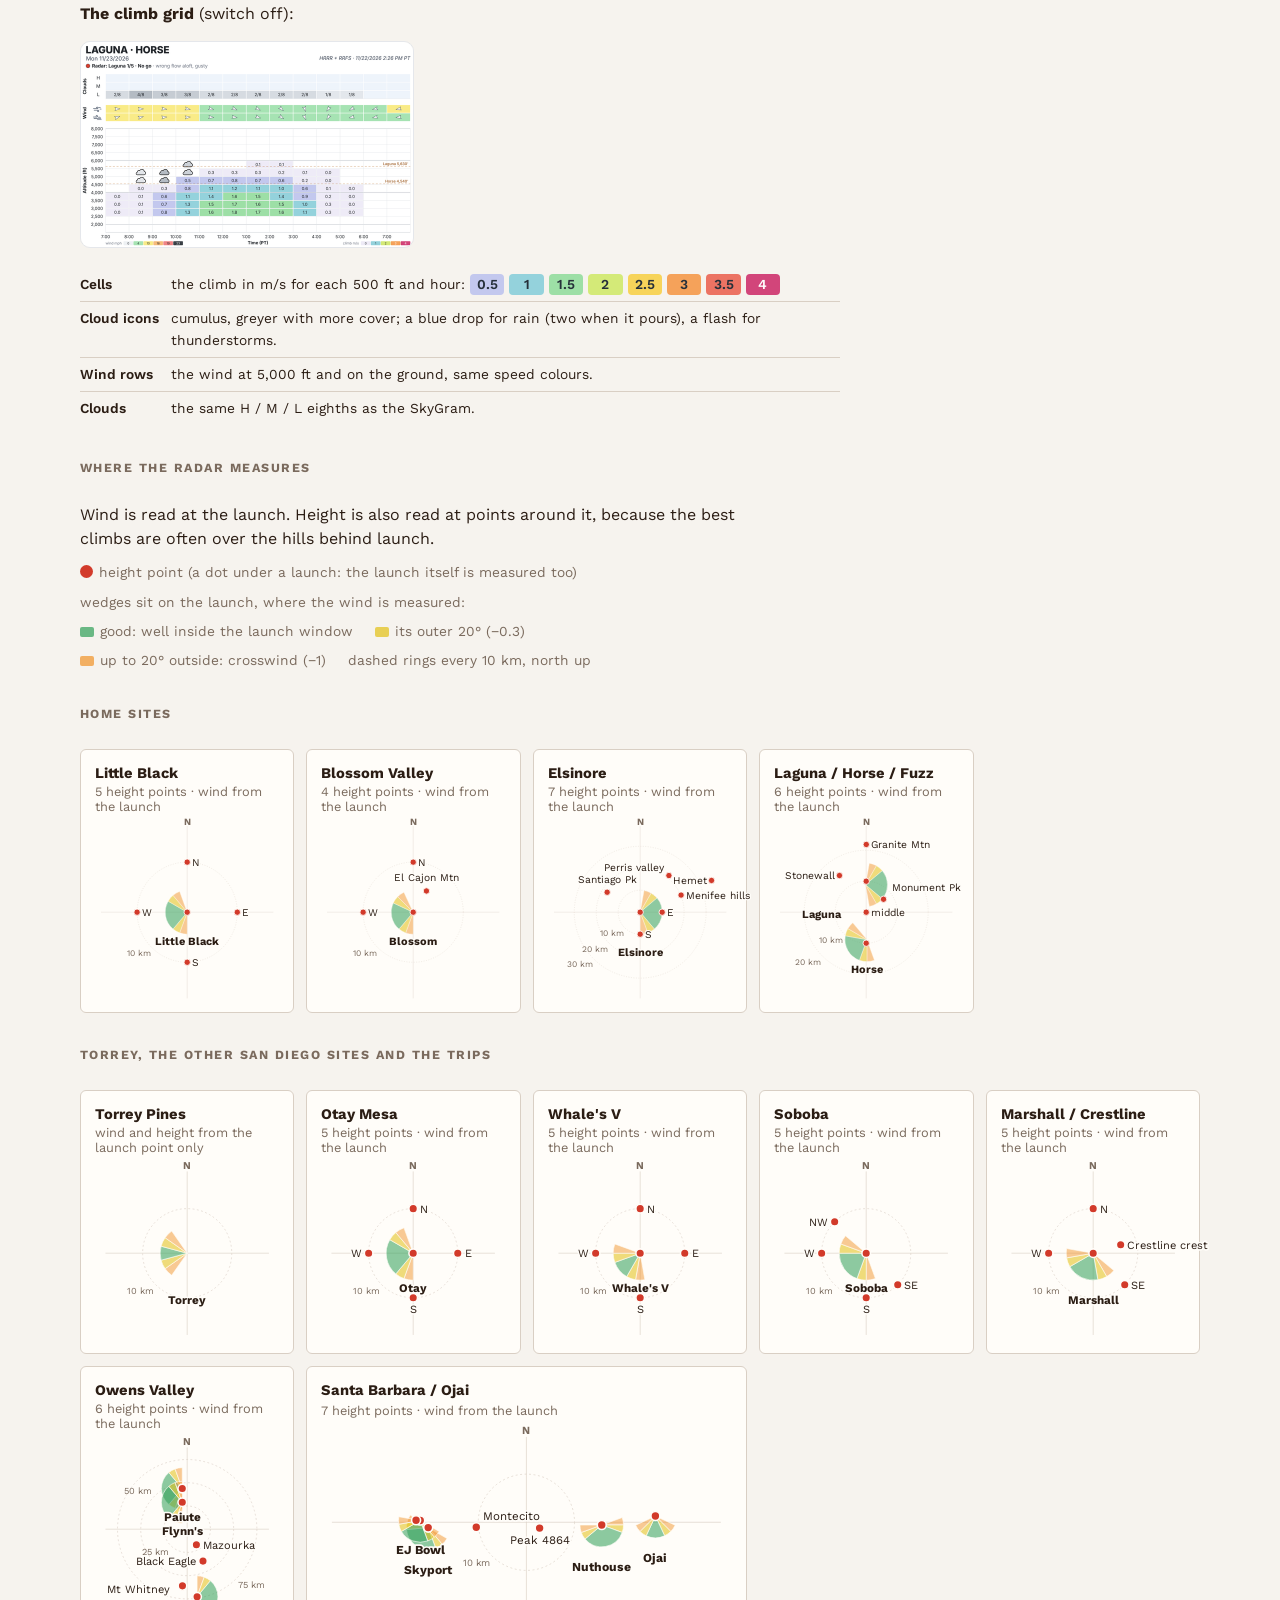
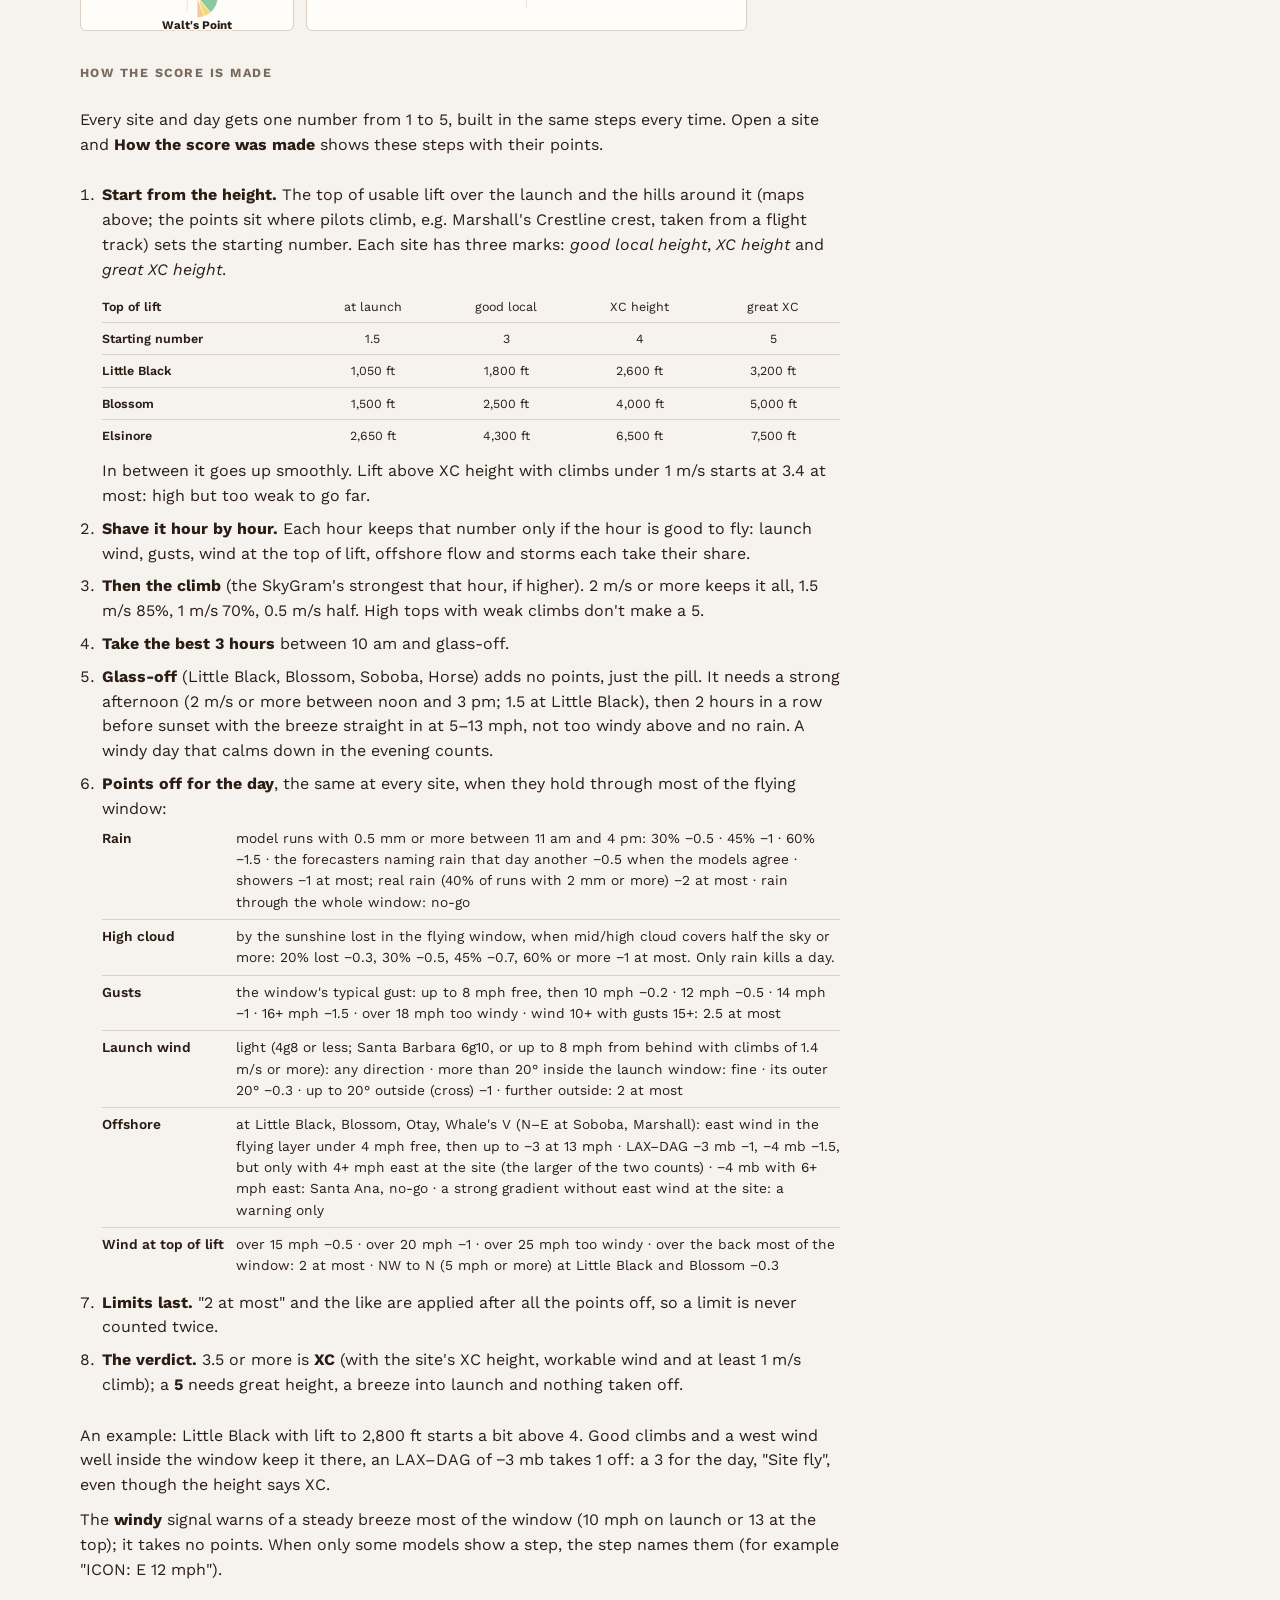
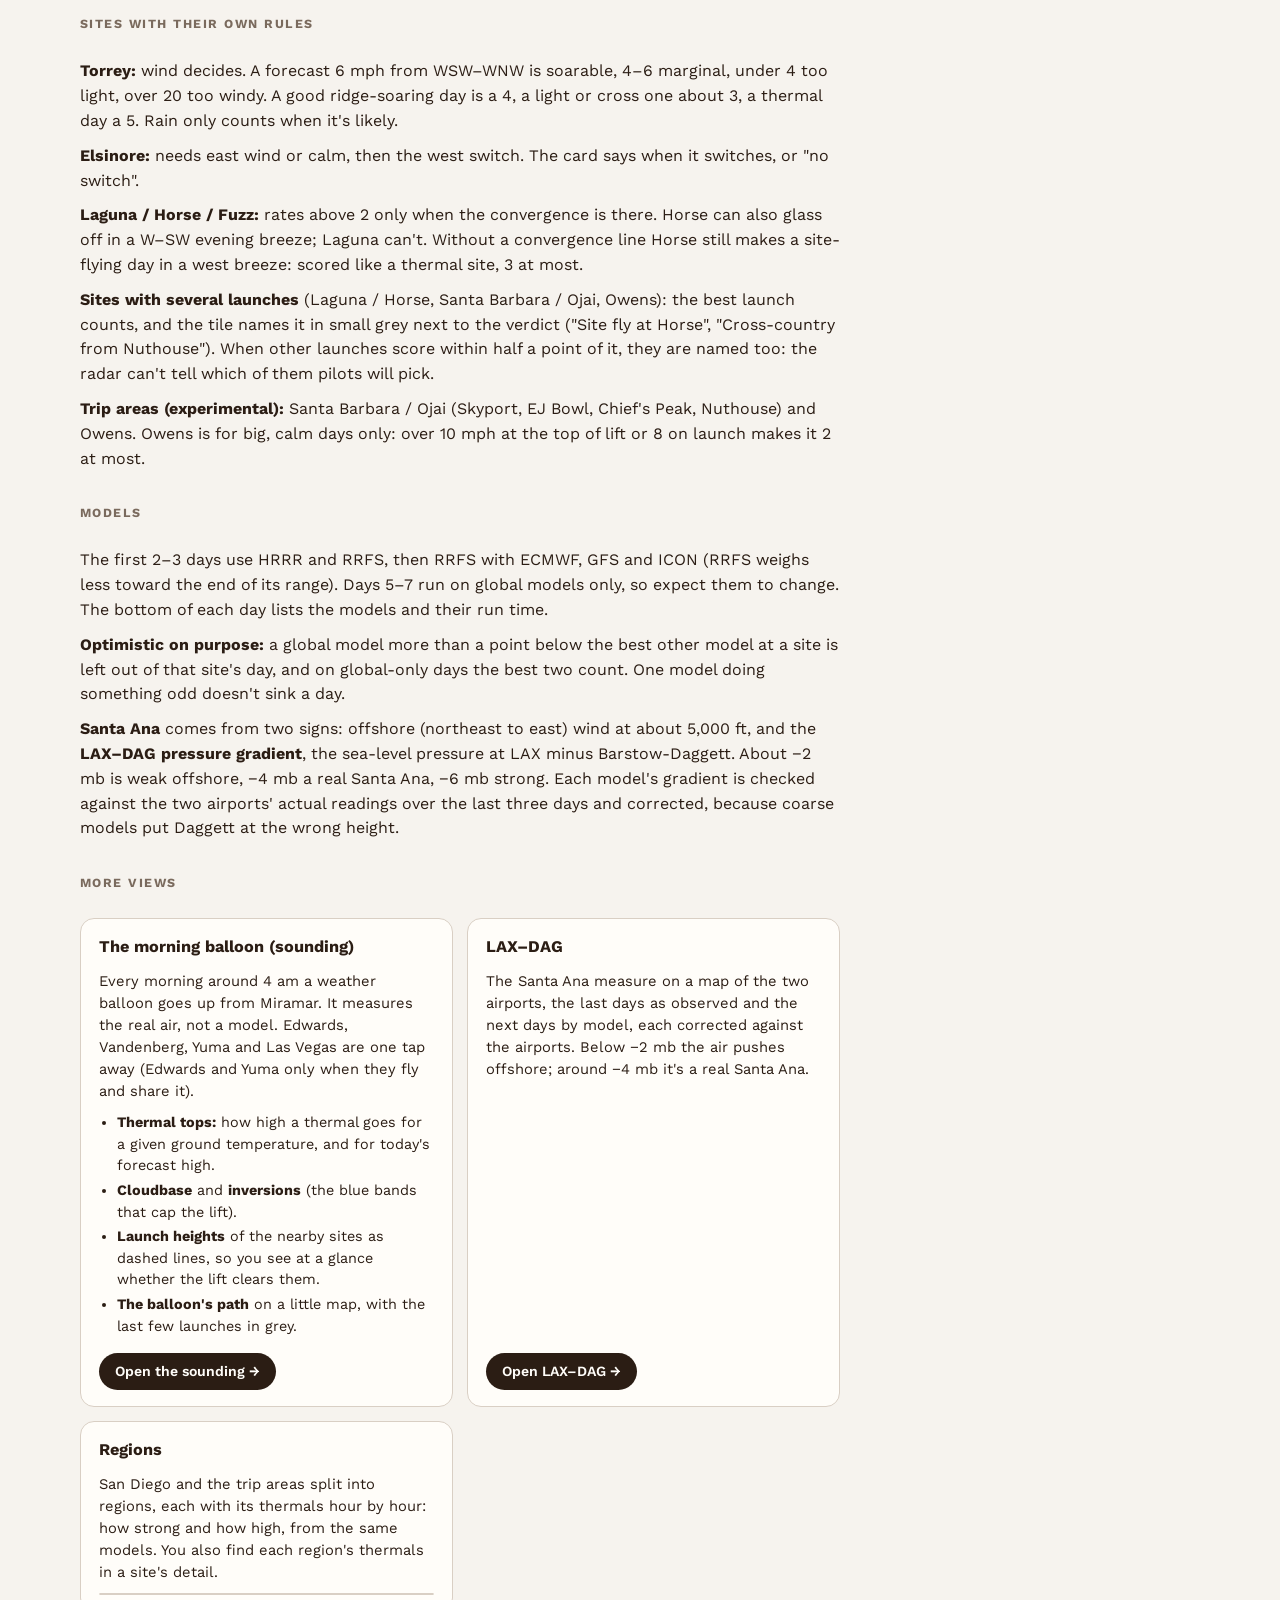
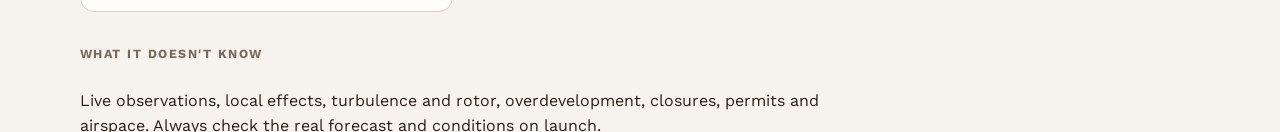
<file: measure.html>
<!doctype html><html lang="en"><head><meta charset="utf-8"><meta http-equiv="refresh" content="0; url=how.html#sites"><link rel="canonical" href="how.html#sites"><title>Moved</title><script src="scripts/ui/stats.js?v=202611191636" defer></script>
</head><body><p>Moved to <a href="how.html#sites">How it works</a>.</p></body></html>
</file>
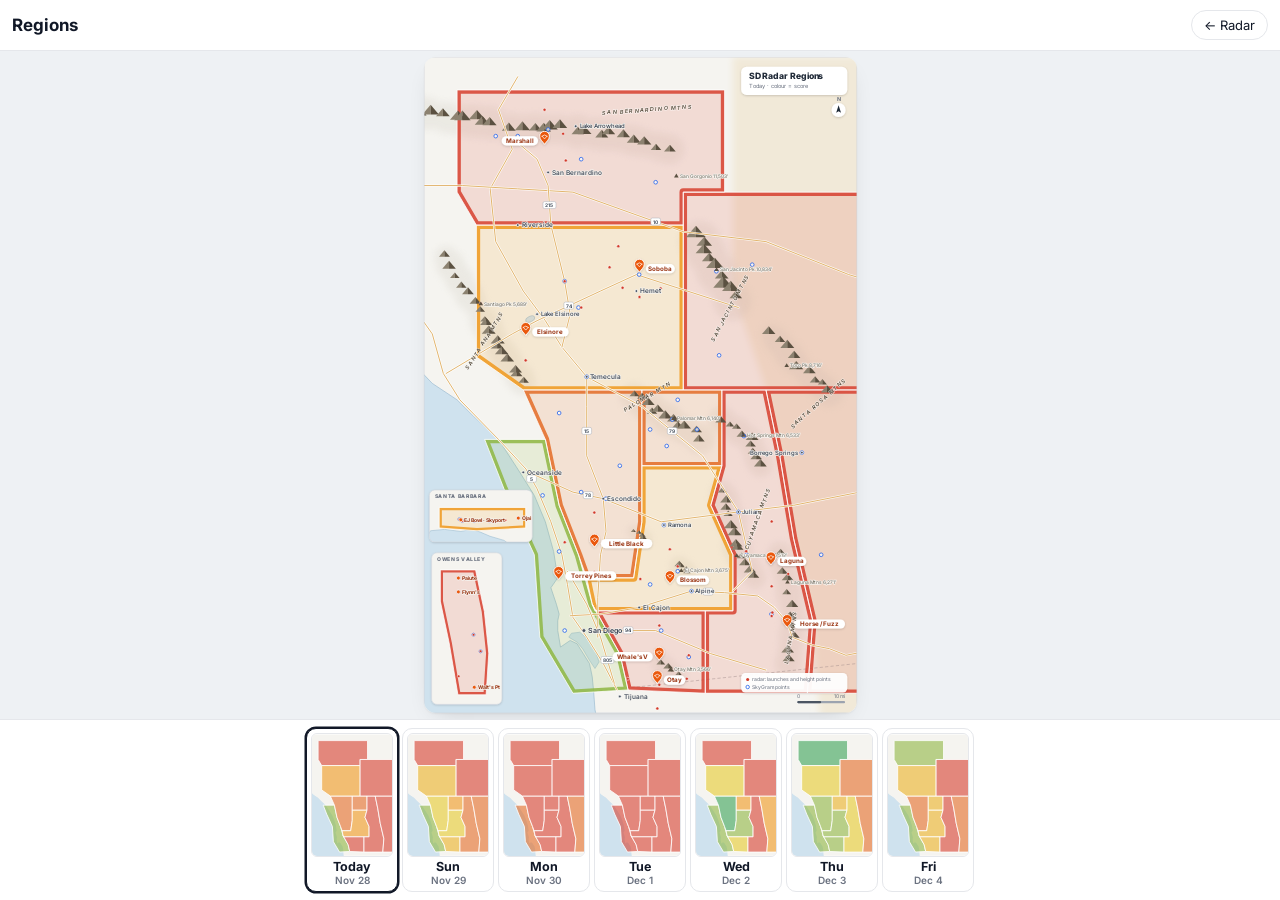
<file: regions.html>
<!DOCTYPE html>
<html lang="en"><head><meta charset="utf-8">
<meta name="viewport" content="width=device-width, initial-scale=1, viewport-fit=cover">
<title>Regions – SoCal Flying Radar</title>
<link rel="icon" href="regions-icon-192.png">
<link rel="apple-touch-icon" href="regions-apple-touch-icon.png">
<link rel="manifest" href="regions.webmanifest">
<meta name="apple-mobile-web-app-title" content="SD Regions">
<meta name="apple-mobile-web-app-capable" content="yes">
<meta name="mobile-web-app-capable" content="yes">
<meta name="apple-mobile-web-app-status-bar-style" content="default">
<meta name="theme-color" content="#ffffff">
<link rel="preconnect" href="https://fonts.googleapis.com">
<link rel="stylesheet" href="https://fonts.googleapis.com/css2?family=Inter:wght@400;500;600;700;800&display=swap">
<style>
:root{--ink:#111827;--muted:#6b7280;--line:#e5e7eb;--bg:#f3f4f6}
*{box-sizing:border-box}
html,body{height:100%;margin:0}
body{font-family:Inter,Roboto,-apple-system,"Segoe UI",Helvetica,Arial,sans-serif;background:var(--bg);color:var(--ink);-webkit-font-smoothing:antialiased;display:flex;flex-direction:column}
header{display:flex;align-items:center;justify-content:space-between;padding:10px 12px;padding-top:max(10px,env(safe-area-inset-top));background:#fff;border-bottom:1px solid var(--line);gap:8px}
h1{font-size:17px;margin:0;font-weight:700}
h1 small{font-size:11px;font-weight:600;color:#b45309;background:#fef3c7;border-radius:999px;padding:2px 8px;margin-left:6px;vertical-align:2px}
.back{font-size:13px;color:var(--ink);text-decoration:none;border:1px solid var(--line);background:#fff;border-radius:999px;padding:6px 12px;white-space:nowrap}
#map{flex:1;min-height:0;background:#eef1f4;padding:6px;display:flex;align-items:center;justify-content:center}
#map > svg{display:block;border-radius:12px;box-shadow:0 1px 2px rgba(0,0,0,.05),0 8px 24px -12px rgba(0,0,0,.2)}

#map .rg:hover circle{stroke-width:2.6}
.days{display:flex;gap:4px;justify-content:center;padding:8px 8px;padding-bottom:max(8px,env(safe-area-inset-bottom));background:#fff;border-top:1px solid var(--line);overflow-x:auto}
.days button{flex:1 1 0;min-width:0;max-width:92px;font:inherit;font-size:13px;font-weight:600;border:1px solid var(--line);background:#fff;padding:4px 4px 5px;border-radius:10px;color:var(--muted);text-align:center}
.days button b{display:block;font-size:10px;font-weight:600;white-space:nowrap;overflow:hidden;text-overflow:ellipsis;color:var(--muted)}
.days button .mm{display:block;width:100%;aspect-ratio:800/1212;border-radius:6px;overflow:hidden;margin-bottom:3px;border:1px solid #e5e7eb}
.days button .mm svg{display:block;width:100%;height:100%}
.days button .dl{display:block;font-size:12.5px;font-weight:700;color:var(--ink);line-height:1.15}
.days button[aria-pressed="true"]{background:#fff;color:var(--ink);border-color:var(--ink);box-shadow:0 0 0 1.5px var(--ink)}
.days button[aria-pressed="true"] .dl{color:var(--ink)}
/* region labels on the map */
.rlab{background:rgba(255,255,255,.92);border-radius:8px;padding:3px 7px;box-shadow:0 1px 3px rgba(0,0,0,.18);font-size:11.5px;line-height:1.2;text-align:center;white-space:nowrap;pointer-events:none}
.rlab b{display:block;font-size:12px}
.rlab span{color:#374151}
.lm{font-size:11px;font-weight:600;color:#1f2937;white-space:nowrap;text-shadow:0 0 3px #fff,0 0 3px #fff,0 0 3px #fff;pointer-events:none}
.lm.site{color:#b45309}
.lm.town{font-weight:500;color:#374151}
.lm.peak{font-weight:500;color:#4b5563;font-style:italic}
.key{background:rgba(255,255,255,.95);border-radius:8px;padding:6px 8px;font-size:10.5px;box-shadow:0 1px 3px rgba(0,0,0,.2)}
.key i{display:inline-block;width:20px;height:10px;margin-right:1px;vertical-align:-1px}
/* region view pop-up */
.ov{position:fixed;inset:0;background:rgba(17,24,39,.45);display:none;z-index:2000;padding:12px;padding-top:max(12px,env(safe-area-inset-top));overflow:auto}
.ov.open{display:block}
.sheet{position:relative;max-width:1040px;margin:0 auto;background:#fff;border-radius:14px;box-shadow:0 10px 40px rgba(0,0,0,.3);overflow:hidden}
.bar{display:flex;align-items:center;justify-content:center;position:relative;height:38px;border-bottom:1px solid var(--line)}
.x{position:absolute;right:4px;top:1px;border:0;background:none;font-size:28px;line-height:1;color:#9ca3af;cursor:pointer;padding:4px 10px}
.tg{display:flex;align-items:center;gap:7px;font-size:13px;color:#374151}
.tg button{width:40px;height:22px;border-radius:999px;border:0;background:#1f2328;position:relative;padding:0;cursor:pointer}
.tg button i{position:absolute;top:3px;left:3px;width:16px;height:16px;border-radius:50%;background:#fff;transition:left .15s}
.tg button[aria-checked="true"] i{left:21px}
.scroll svg{display:block;width:100%;height:auto}
.dnav{display:flex;align-items:center;justify-content:center;gap:10px;padding:8px 10px 10px;border-top:1px solid var(--line)}
.dnav button{width:44px;height:36px;border-radius:10px;border:1px solid var(--line);background:#fff;font-size:24px;line-height:1;color:var(--ink);cursor:pointer}
.dnav button:disabled{opacity:.3;cursor:default}
.dnav span{min-width:150px;text-align:center;font-weight:700;font-size:15px}
.sum{font-size:13px;line-height:1.4;padding:8px 12px;border-top:1px solid var(--line);color:#374151}
.tt{width:100%;border-collapse:collapse;font-size:13px;margin-top:8px}
.tt th{text-align:left;font-size:11px;color:var(--muted);font-weight:600;padding:6px 8px;border-bottom:1px solid var(--line)}
.tt td{padding:7px 8px;border-bottom:1px solid #f0f1f3;vertical-align:top}
.tt td:first-child{white-space:nowrap;font-weight:600}
.sw{display:inline-block;width:10px;height:10px;border-radius:2px;margin-right:6px;vertical-align:-1px}
@media (max-width:560px){.tg{font-size:12px}.tt{font-size:12px}.tt td:nth-child(5),.tt th:nth-child(5){display:none}}
</style><script src="scripts/ui/stats.js?v=202611191636" defer></script>
</head><body>
<header><h1>Regions</h1><a class="back" href="./">← Radar</a></header>
<div id="map"></div>
<nav class="days" id="days"></nav>
<div class="ov" id="ov"><div class="sheet"><div class="bar"><div class="tg"><button type="button" id="tog" role="switch" aria-checked="true" aria-label="SkyGram"><i></i></button><span>SkyGram</span></div><button class="x" id="x" aria-label="Close">×</button></div>
  <div id="view"></div><div class="sum" id="sum"></div>
  <div class="dnav"><button type="button" id="prev" aria-label="Previous day">‹</button><span id="dlab"></span><button type="button" id="next" aria-label="Next day">›</button></div></div></div>
<script src="scripts/region/panel.js?v=202611221133"></script>
<script src="scripts/region/panel2.js?v=202611260315"></script>
<script>/* the chart this device prefers, the same choice as on the radar: detailed (default) or classic */
const CLASSIC_PANEL = panelSVG;
const isDetailed = () => { try { return localStorage.getItem("chartStyle") !== "classic"; } catch (e) { return true; } };</script>
<script src="scripts/region/regionmap.js?v=202611260315"></script>
<script>
let RADAR = null, SITES_JSON = null;
let D = null, day = 0, openR = null;
// one tap handler for the map (survives redraws): a tap anywhere in a region opens it
document.getElementById('map').addEventListener('click', e => {
  const g = e.target.closest && e.target.closest('.rg');
  if (g && D) openRegion(D.regions.find(r => r.id === g.dataset.id));
});
// size the map in pixels to the space between header and day bar (percent heights are unreliable on phones)
function fitMap() {
  const m = document.getElementById('map'), sv = m.querySelector('svg');
  if (!sv) return;
  const vb = sv.viewBox.baseVal, aspect = vb.height / vb.width;
  const cs = getComputedStyle(m), padX = parseFloat(cs.paddingLeft) + parseFloat(cs.paddingRight), padY = parseFloat(cs.paddingTop) + parseFloat(cs.paddingBottom);
  const availW = m.clientWidth - padX, availH = m.clientHeight - padY;
  const w = Math.max(200, Math.min(availW, availH / aspect));
  sv.style.width = w + 'px'; sv.style.height = (w * aspect) + 'px';
}
window.addEventListener('resize', fitMap);
window.addEventListener('orientationchange', () => setTimeout(fitMap, 200));
function draw() {
  const m = document.getElementById('map');
  m.innerHTML = mapSVG(D, day, RADAR, { sites: SITES_JSON });
  fitMap();
  document.querySelectorAll('#days button').forEach((b, i) => b.setAttribute('aria-pressed', String(i === day)));
  if (openR) openRegion(openR);
}
function openRegion(r) {
  openR = r;
  const di = Math.min(day, r.days.length - 1);
  const vd = radarVerdict(RADAR, r.id, r.days[di]?.date);
  const data = { generated: D.generated, title: r.title, region: r.name, points: r.points, days: r.days, verdict: vd, marks: r.marks, floor_ft: r.floor_ft,
    windRows: r.id === 'palmsj' ? [['10k', 'w10k', '10,000 ft'], ['5k', 'w5k', '5,000 ft'], ['G', 'sfc', 'ground (10 m)']] : null };
  const det = isDetailed() && typeof panel2SVG === 'function';
  document.getElementById('tog').setAttribute('aria-checked', String(det));
  document.getElementById('view').innerHTML = `<div class="scroll">${(det ? panel2SVG : CLASSIC_PANEL)(data, di)}</div>`;
  const s = r.days[di] && r.days[di].summary;
  const dir = a => ['N','NE','E','SE','S','SW','W','NW'][Math.round(a / 45) % 8];
  const hh = h => (h === 12 ? '12' : h > 12 ? h - 12 : h);
  document.getElementById('sum').innerHTML = (vd ? `<b style="color:${vd.color}">●</b> <b>Radar: ${vd.site} ${vd.score.toFixed(1).replace('.0', '')}/5, ${vd.label}</b>${vd.why ? ` (${vd.why})` : ''}. Thermals: ` : '') + (s ? `<b>${r.days[di].label}, best ${hh(s.window[0])}–${hh(s.window[1] + 1)} ${s.window[1] + 1 >= 12 ? 'pm' : 'am'}:</b> climbs ~${s.climb.toFixed(1)} m/s, usable to ~${s.top_ft.toLocaleString('en-US')} ft${s.cu && s.base_ft ? `, cumulus from ${s.base_ft.toLocaleString('en-US')} ft` : ', blue'}${s.w5k && s.w5k[1] != null ? `; wind at 5k ft ${dir(s.w5k[0])} ${s.w5k[1]} mph` : ''}. Points: ${r.points.map(p => p.name).join(', ')}.` : 'No thermals forecast.');
  const n = r.days.length, cur = r.days[di];
  const dt = cur ? new Date(cur.date + 'T12:00:00') : null;
  document.getElementById('dlab').textContent = dt ? `${cur.label === 'Today' || cur.label === 'Tomorrow' ? cur.label + ', ' : ''}${dt.toLocaleDateString('en-US', { weekday: 'long', month: 'short', day: 'numeric' })}` : '';
  document.getElementById('prev').disabled = di <= 0;
  document.getElementById('next').disabled = di >= n - 1;
  document.getElementById('ov').classList.add('open');
}
document.getElementById('prev').onclick = () => { if (day > 0) { day--; draw(); } };
document.getElementById('next').onclick = () => { if (openR && day < openR.days.length - 1) { day++; draw(); } };
document.getElementById('x').onclick = () => { document.getElementById('ov').classList.remove('open'); openR = null; };
document.getElementById('ov').onclick = e => { if (e.target.id === 'ov') document.getElementById('x').onclick(); };
document.getElementById('tog').onclick = () => { try { localStorage.setItem('chartStyle', isDetailed() ? 'classic' : 'detailed'); } catch (e) {} if (openR) openRegion(openR); };
(async () => {
  try {
    D = await (await fetch('data/region/regions.json?' + Date.now())).json();
    try { RADAR = await (await fetch('data/forecast.json?' + Date.now())).json(); } catch (e) { RADAR = null; }
    try { SITES_JSON = (await (await fetch('sites.json?' + Date.now())).json()).sites; } catch (e) { SITES_JSON = null; }
    const n = Math.max(...D.regions.map(r => r.days.length));
    const ref = D.regions.find(r => r.days.length === n);
    const renderDays = () => {
      document.getElementById('days').innerHTML = ref.days.map((d, i) => {
        const dt = new Date(d.date + 'T12:00:00');
        const wd = i === 0 && d.label === 'Today' ? 'Today' : dt.toLocaleDateString('en-US', { weekday: 'short' });
        return `<button type="button" title="${d.label} · ${(d.models || []).join(' + ')}">${typeof miniMapSVG === 'function' ? `<span class="mm">${miniMapSVG(D, i, RADAR)}</span>` : ''}<span class="dl">${wd}<b>${dt.toLocaleDateString('en-US', { month: 'short', day: 'numeric' })}</b></span></button>`;
      }).join('');
    };
    renderDays();
    document.querySelectorAll('#days button').forEach((b, i) => b.onclick = () => { day = i; draw(); });
    draw();
  } catch (e) { document.getElementById('map').innerHTML = '<p style="padding:20px">Could not load regions: ' + e.message + '</p>'; }
})();
</script></body></html>
</file>
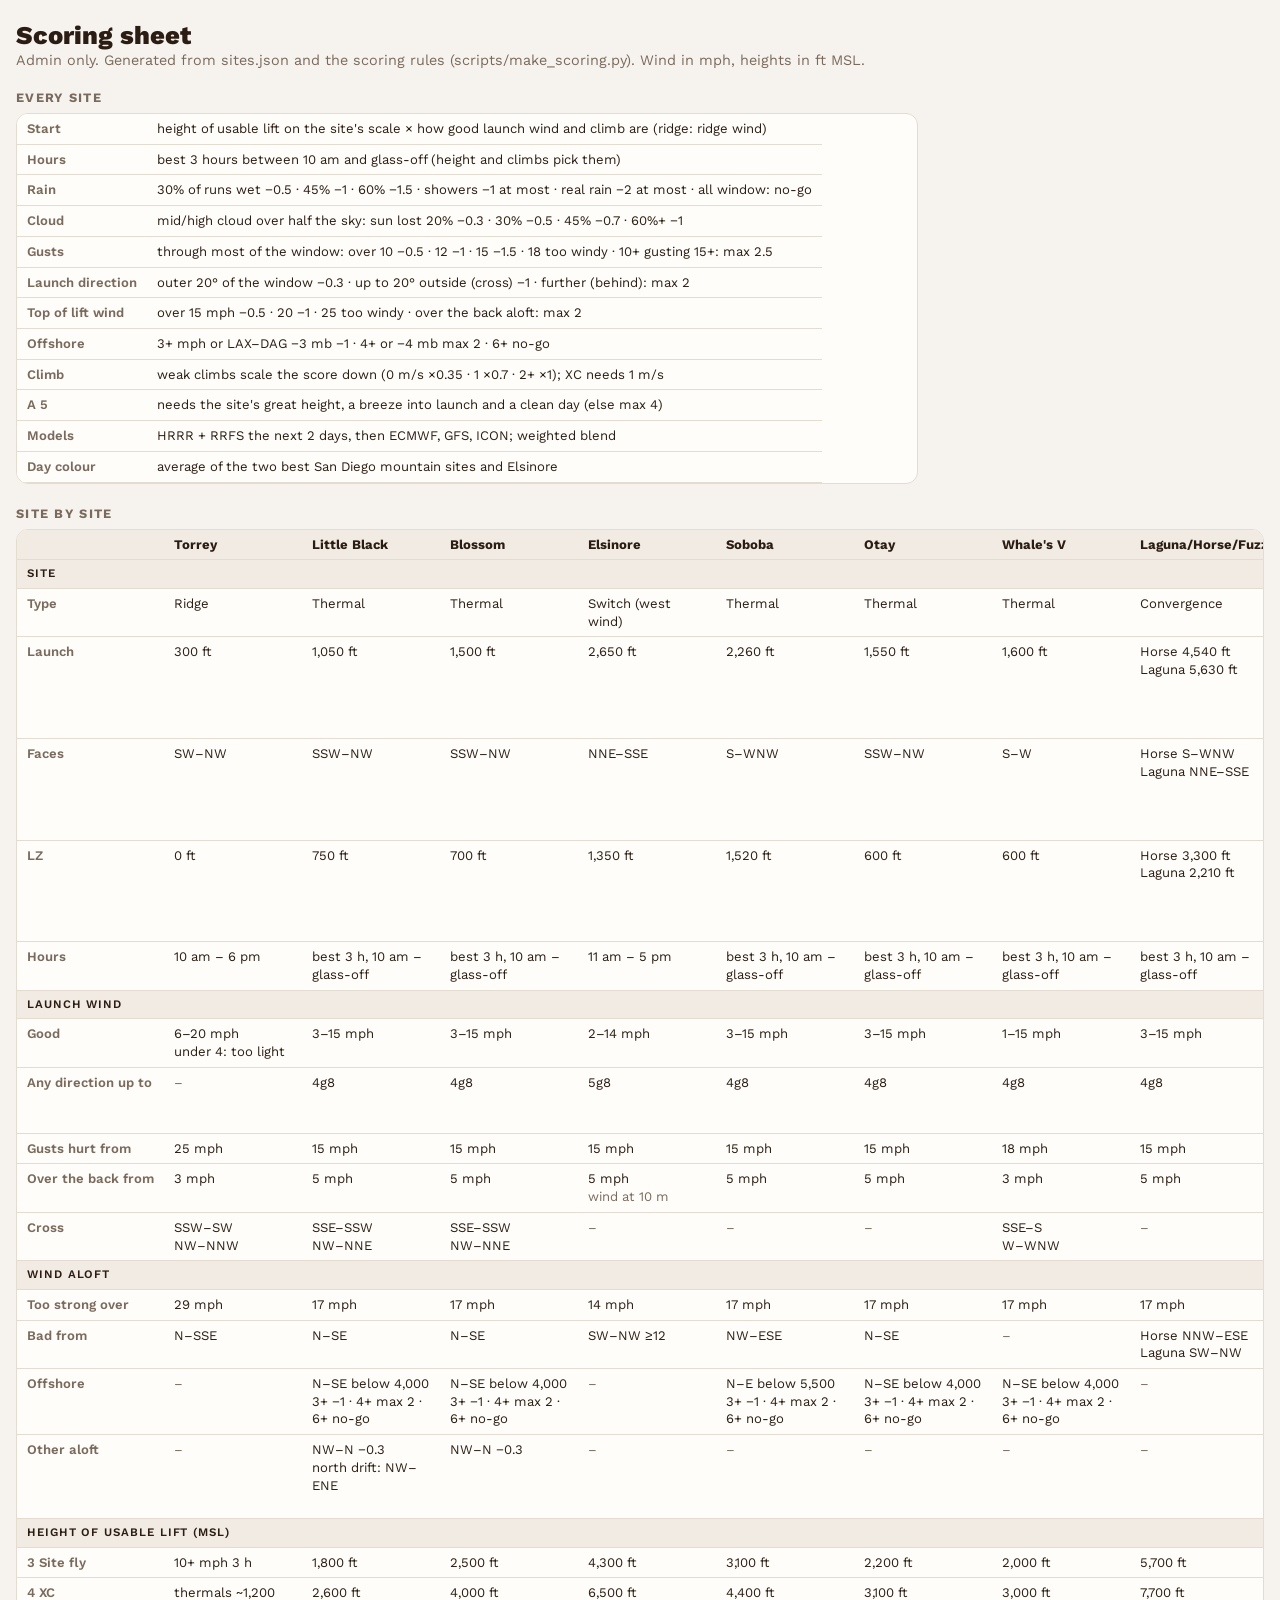
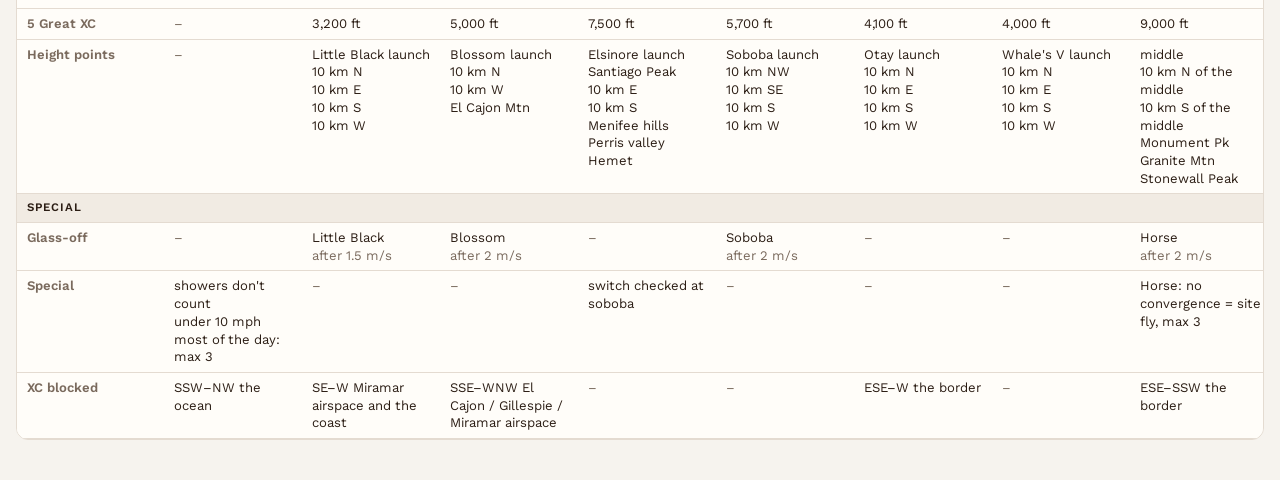
<file: scoring.html>
<!doctype html>
<html lang="en"><head><meta charset="utf-8"><meta name="viewport" content="width=device-width, initial-scale=1">
<meta name="robots" content="noindex">
<link rel="icon" href="favicon.svg" type="image/svg+xml">
<title>Scoring Sheet</title>
<link rel="preconnect" href="https://fonts.googleapis.com"><link href="https://fonts.googleapis.com/css2?family=Work+Sans:wght@400;500;700;800&display=swap" rel="stylesheet">
<style>
:root { --paper:#f6f3ee; --ink:#2b1d14; --muted:#7a6a5d; --line:#e4dbd1; --card:#fffdf9; --body:"Work Sans","Helvetica Neue",Arial,sans-serif; color-scheme: light; }
body { background:var(--paper); color:var(--ink); font-family:var(--body); margin:0; }
main { padding:20px max(16px, env(safe-area-inset-left, 0px)) 40px; }
h1 { font-size:1.6rem; font-weight:800; margin:0 0 2px; } h2 { font-size:.8rem; text-transform:uppercase; letter-spacing:.1em; color:var(--muted); margin:22px 0 8px; }
.lead { color:var(--muted); margin:0 0 6px; font-size:.9rem; }
.wrap { overflow-x:auto; border:1px solid var(--line); border-radius:12px; background:var(--card); }
table { border-collapse:collapse; font-size:.82rem; line-height:1.35; }
th, td { padding:6px 10px; border-bottom:1px solid var(--line); vertical-align:top; text-align:left; }
td { min-width:118px; }
tbody th { position:sticky; left:0; background:var(--card); color:var(--muted); font-weight:600; white-space:nowrap; z-index:1; }
thead th { position:sticky; top:0; background:#f1ebe3; font-weight:700; z-index:2; } thead th:first-child { left:0; z-index:3; }
tr.grp th { background:#f1ebe3; color:var(--ink); font-size:.72rem; text-transform:uppercase; letter-spacing:.08em; }
.rules { max-width:900px; } .rules td { min-width:0; }
.m { color:var(--muted); }
</style></head><body><main>
<h1>Scoring sheet</h1>
<p class="lead">Admin only. Generated from sites.json and the scoring rules (scripts/make_scoring.py). Wind in mph, heights in ft MSL.</p>
<h2>Every site</h2>
<div class="wrap rules"><table><tbody><tr><th>Start</th><td>height of usable lift on the site&#x27;s scale × how good launch wind and climb are (ridge: ridge wind)</td></tr><tr><th>Hours</th><td>best 3 hours between 10 am and glass-off (height and climbs pick them)</td></tr><tr><th>Rain</th><td>30% of runs wet −0.5 · 45% −1 · 60% −1.5 · showers −1 at most · real rain −2 at most · all window: no-go</td></tr><tr><th>Cloud</th><td>mid/high cloud over half the sky: sun lost 20% −0.3 · 30% −0.5 · 45% −0.7 · 60%+ −1</td></tr><tr><th>Gusts</th><td>through most of the window: over 10 −0.5 · 12 −1 · 15 −1.5 · 18 too windy · 10+ gusting 15+: max 2.5</td></tr><tr><th>Launch direction</th><td>outer 20° of the window −0.3 · up to 20° outside (cross) −1 · further (behind): max 2</td></tr><tr><th>Top of lift wind</th><td>over 15 mph −0.5 · 20 −1 · 25 too windy · over the back aloft: max 2</td></tr><tr><th>Offshore</th><td>3+ mph or LAX–DAG −3 mb −1 · 4+ or −4 mb max 2 · 6+ no-go</td></tr><tr><th>Climb</th><td>weak climbs scale the score down (0 m/s ×0.35 · 1 ×0.7 · 2+ ×1); XC needs 1 m/s</td></tr><tr><th>A 5</th><td>needs the site&#x27;s great height, a breeze into launch and a clean day (else max 4)</td></tr><tr><th>Models</th><td>HRRR + RRFS the next 2 days, then ECMWF, GFS, ICON; weighted blend</td></tr><tr><th>Day colour</th><td>average of the two best San Diego mountain sites and Elsinore</td></tr></tbody></table></div>
<h2>Site by site</h2>
<div class="wrap"><table><thead><tr><th></th><th class="sh">Torrey</th><th class="sh">Little Black</th><th class="sh">Blossom</th><th class="sh">Elsinore</th><th class="sh">Soboba</th><th class="sh">Otay</th><th class="sh">Whale&#x27;s V</th><th class="sh">Laguna/Horse/Fuzz</th><th class="sh">Marshall</th><th class="sh">Santa Barbara</th><th class="sh">Owens</th></tr></thead><tbody><tr class="grp"><th colspan="12">Site</th></tr><tr><th>Type</th><td>Ridge</td><td>Thermal</td><td>Thermal</td><td>Switch (west wind)</td><td>Thermal</td><td>Thermal</td><td>Thermal</td><td>Convergence</td><td>Thermal</td><td>Thermal</td><td>Thermal</td></tr><tr><th>Launch</th><td>300 ft</td><td>1,050 ft</td><td>1,500 ft</td><td>2,650 ft</td><td>2,260 ft</td><td>1,550 ft</td><td>1,600 ft</td><td>Horse 4,540 ft<br>Laguna 5,630 ft</td><td>4,040 ft</td><td>Skyport 3,100 ft<br>EJ Bowl 3,500 ft<br>Chief&#x27;s Peak 4,800 ft<br>Nuthouse 1,850 ft</td><td>Walt&#x27;s Point 9,000 ft<br>Paiute 8,100 ft<br>Flynn&#x27;s 5,600 ft</td></tr><tr><th>Faces</th><td>SW–NW</td><td>SSW–NW</td><td>SSW–NW</td><td>NNE–SSE</td><td>S–WNW</td><td>SSW–NW</td><td>S–W</td><td>Horse S–WNW<br>Laguna NNE–SSE</td><td>SSE–W</td><td>Skyport SE–WNW<br>EJ Bowl SE–W<br>Chief&#x27;s Peak SE–SW<br>Nuthouse E–WSW</td><td>Walt&#x27;s Point NNE–SSE<br>Paiute SSW–NNW<br>Flynn&#x27;s SSW–NNW</td></tr><tr><th>LZ</th><td>0 ft</td><td>750 ft</td><td>700 ft</td><td>1,350 ft</td><td>1,520 ft</td><td>600 ft</td><td>600 ft</td><td>Horse 3,300 ft<br>Laguna 2,210 ft</td><td>1,700 ft</td><td>Skyport 1,000 ft<br>EJ Bowl 1,000 ft<br>Chief&#x27;s Peak 1,500 ft<br>Nuthouse 800 ft</td><td>Walt&#x27;s Point 4,000 ft<br>Paiute 4,300 ft<br>Flynn&#x27;s 4,100 ft</td></tr><tr><th>Hours</th><td>10 am – 6 pm</td><td>best 3 h, 10 am – glass-off</td><td>best 3 h, 10 am – glass-off</td><td>11 am – 5 pm</td><td>best 3 h, 10 am – glass-off</td><td>best 3 h, 10 am – glass-off</td><td>best 3 h, 10 am – glass-off</td><td>best 3 h, 10 am – glass-off</td><td>best 3 h, 10 am – glass-off</td><td>best 3 h, 10 am – glass-off</td><td>best 3 h, 10 am – glass-off</td></tr><tr class="grp"><th colspan="12">Launch wind</th></tr><tr><th>Good</th><td>6–20 mph<br>under 4: too light</td><td>3–15 mph</td><td>3–15 mph</td><td>2–14 mph</td><td>3–15 mph</td><td>3–15 mph</td><td>1–15 mph</td><td>3–15 mph</td><td>3–15 mph</td><td>3–15 mph</td><td>0–12 mph</td></tr><tr><th>Any direction up to</th><td><span class='m'>–</span></td><td>4g8</td><td>4g8</td><td>5g8</td><td>4g8</td><td>4g8</td><td>4g8</td><td>4g8</td><td>4g8</td><td>6g10<br>8 from behind at 1.4 m/s</td><td>4g8</td></tr><tr><th>Gusts hurt from</th><td>25 mph</td><td>15 mph</td><td>15 mph</td><td>15 mph</td><td>15 mph</td><td>15 mph</td><td>18 mph</td><td>15 mph</td><td>15 mph</td><td>15 mph</td><td>18 mph</td></tr><tr><th>Over the back from</th><td>3 mph</td><td>5 mph</td><td>5 mph</td><td>5 mph<br><span class='m'>wind at 10 m</span></td><td>5 mph</td><td>5 mph</td><td>3 mph</td><td>5 mph</td><td>5 mph</td><td>6 mph</td><td>5 mph<br><span class='m'>wind at 10 m</span></td></tr><tr><th>Cross</th><td>SSW–SW<br>NW–NNW</td><td>SSE–SSW<br>NW–NNE</td><td>SSE–SSW<br>NW–NNE</td><td><span class='m'>–</span></td><td><span class='m'>–</span></td><td><span class='m'>–</span></td><td>SSE–S<br>W–WNW</td><td><span class='m'>–</span></td><td><span class='m'>–</span></td><td>E–SE<br>WNW–NW</td><td><span class='m'>–</span></td></tr><tr class="grp"><th colspan="12">Wind aloft</th></tr><tr><th>Too strong over</th><td>29 mph</td><td>17 mph</td><td>17 mph</td><td>14 mph</td><td>17 mph</td><td>17 mph</td><td>17 mph</td><td>17 mph</td><td>17 mph</td><td>17 mph</td><td>14 mph</td></tr><tr><th>Bad from</th><td>N–SSE</td><td>N–SE</td><td>N–SE</td><td>SW–NW ≥12</td><td>NW–ESE</td><td>N–SE</td><td><span class='m'>–</span></td><td>Horse NNW–ESE<br>Laguna SW–NW</td><td>NW–ESE</td><td>NNW–ENE</td><td>SSW–NW ≥12</td></tr><tr><th>Offshore</th><td><span class='m'>–</span></td><td>N–SE below 4,000<br>3+ −1 · 4+ max 2 · 6+ no-go</td><td>N–SE below 4,000<br>3+ −1 · 4+ max 2 · 6+ no-go</td><td><span class='m'>–</span></td><td>N–E below 5,500<br>3+ −1 · 4+ max 2 · 6+ no-go</td><td>N–SE below 4,000<br>3+ −1 · 4+ max 2 · 6+ no-go</td><td>N–SE below 4,000<br>3+ −1 · 4+ max 2 · 6+ no-go</td><td><span class='m'>–</span></td><td>N–E below 7,000<br>3+ −1 · 4+ max 2 · 6+ no-go</td><td><span class='m'>–</span></td><td><span class='m'>–</span></td></tr><tr><th>Other aloft</th><td><span class='m'>–</span></td><td>NW–N −0.3<br>north drift: NW–ENE</td><td>NW–N −0.3</td><td><span class='m'>–</span></td><td><span class='m'>–</span></td><td><span class='m'>–</span></td><td><span class='m'>–</span></td><td><span class='m'>–</span></td><td><span class='m'>–</span></td><td>thermals beat ≤12 mph at 1.4 m/s<br>venturi ESE–SW ×1.15</td><td><span class='m'>–</span></td></tr><tr class="grp"><th colspan="12">Height of usable lift (MSL)</th></tr><tr><th>3 Site fly</th><td>10+ mph 3 h</td><td>1,800 ft</td><td>2,500 ft</td><td>4,300 ft</td><td>3,100 ft</td><td>2,200 ft</td><td>2,000 ft</td><td>5,700 ft</td><td>4,300 ft</td><td>4,000 ft</td><td>10,000 ft</td></tr><tr><th>4 XC</th><td>thermals ~1,200</td><td>2,600 ft</td><td>4,000 ft</td><td>6,500 ft</td><td>4,400 ft</td><td>3,100 ft</td><td>3,000 ft</td><td>7,700 ft</td><td>5,100 ft</td><td>4,500 ft</td><td>13,000 ft</td></tr><tr><th>5 Great XC</th><td><span class='m'>–</span></td><td>3,200 ft</td><td>5,000 ft</td><td>7,500 ft</td><td>5,700 ft</td><td>4,100 ft</td><td>4,000 ft</td><td>9,000 ft</td><td>5,800 ft</td><td>5,500 ft</td><td>16,000 ft</td></tr><tr><th>Height points</th><td><span class='m'>–</span></td><td>Little Black launch<br>10 km N<br>10 km E<br>10 km S<br>10 km W</td><td>Blossom launch<br>10 km N<br>10 km W<br>El Cajon Mtn</td><td>Elsinore launch<br>Santiago Peak<br>10 km E<br>10 km S<br>Menifee hills<br>Perris valley<br>Hemet</td><td>Soboba launch<br>10 km NW<br>10 km SE<br>10 km S<br>10 km W</td><td>Otay launch<br>10 km N<br>10 km E<br>10 km S<br>10 km W</td><td>Whale&#x27;s V launch<br>10 km N<br>10 km E<br>10 km S<br>10 km W</td><td>middle<br>10 km N of the middle<br>10 km S of the middle<br>Monument Pk<br>Granite Mtn<br>Stonewall Peak</td><td>Marshall launch<br>10 km N<br>10 km SE<br>Crestline crest<br>10 km W</td><td>Skyport<br>EJ Bowl<br>Chief&#x27;s Peak<br>Nuthouse<br>La Cumbre Peak<br>Montecito crest<br>Peak 4864</td><td>Walt&#x27;s Point<br>Paiute<br>Flynn&#x27;s<br>Black Eagle (Inyos)<br>Mazourka (Inyos)<br>Mt Whitney</td></tr><tr class="grp"><th colspan="12">Special</th></tr><tr><th>Glass-off</th><td><span class='m'>–</span></td><td>Little Black<br><span class='m'>after 1.5 m/s</span></td><td>Blossom<br><span class='m'>after 2 m/s</span></td><td><span class='m'>–</span></td><td>Soboba<br><span class='m'>after 2 m/s</span></td><td><span class='m'>–</span></td><td><span class='m'>–</span></td><td>Horse<br><span class='m'>after 2 m/s</span></td><td><span class='m'>–</span></td><td><span class='m'>–</span></td><td><span class='m'>–</span></td></tr><tr><th>Special</th><td>showers don't count<br>under 10 mph most of the day: max 3</td><td><span class='m'>–</span></td><td><span class='m'>–</span></td><td>switch checked at soboba</td><td><span class='m'>–</span></td><td><span class='m'>–</span></td><td><span class='m'>–</span></td><td>Horse: no convergence = site fly, max 3</td><td><span class='m'>–</span></td><td><span class='m'>–</span></td><td>season 4,5,6,9,10; else max 2<br>calm: top >10 or launch >8 max 2</td></tr><tr><th>XC blocked</th><td>SSW–NW the ocean</td><td>SE–W Miramar airspace and the coast</td><td>SSE–WNW El Cajon / Gillespie / Miramar airspace</td><td><span class='m'>–</span></td><td><span class='m'>–</span></td><td>ESE–W the border</td><td><span class='m'>–</span></td><td>ESE–SSW the border</td><td>S–WSW Ontario / San Bernardino airspace</td><td>ESE–WSW the channel</td><td><span class='m'>–</span></td></tr></tbody></table></div>
</main></body></html>
</file>
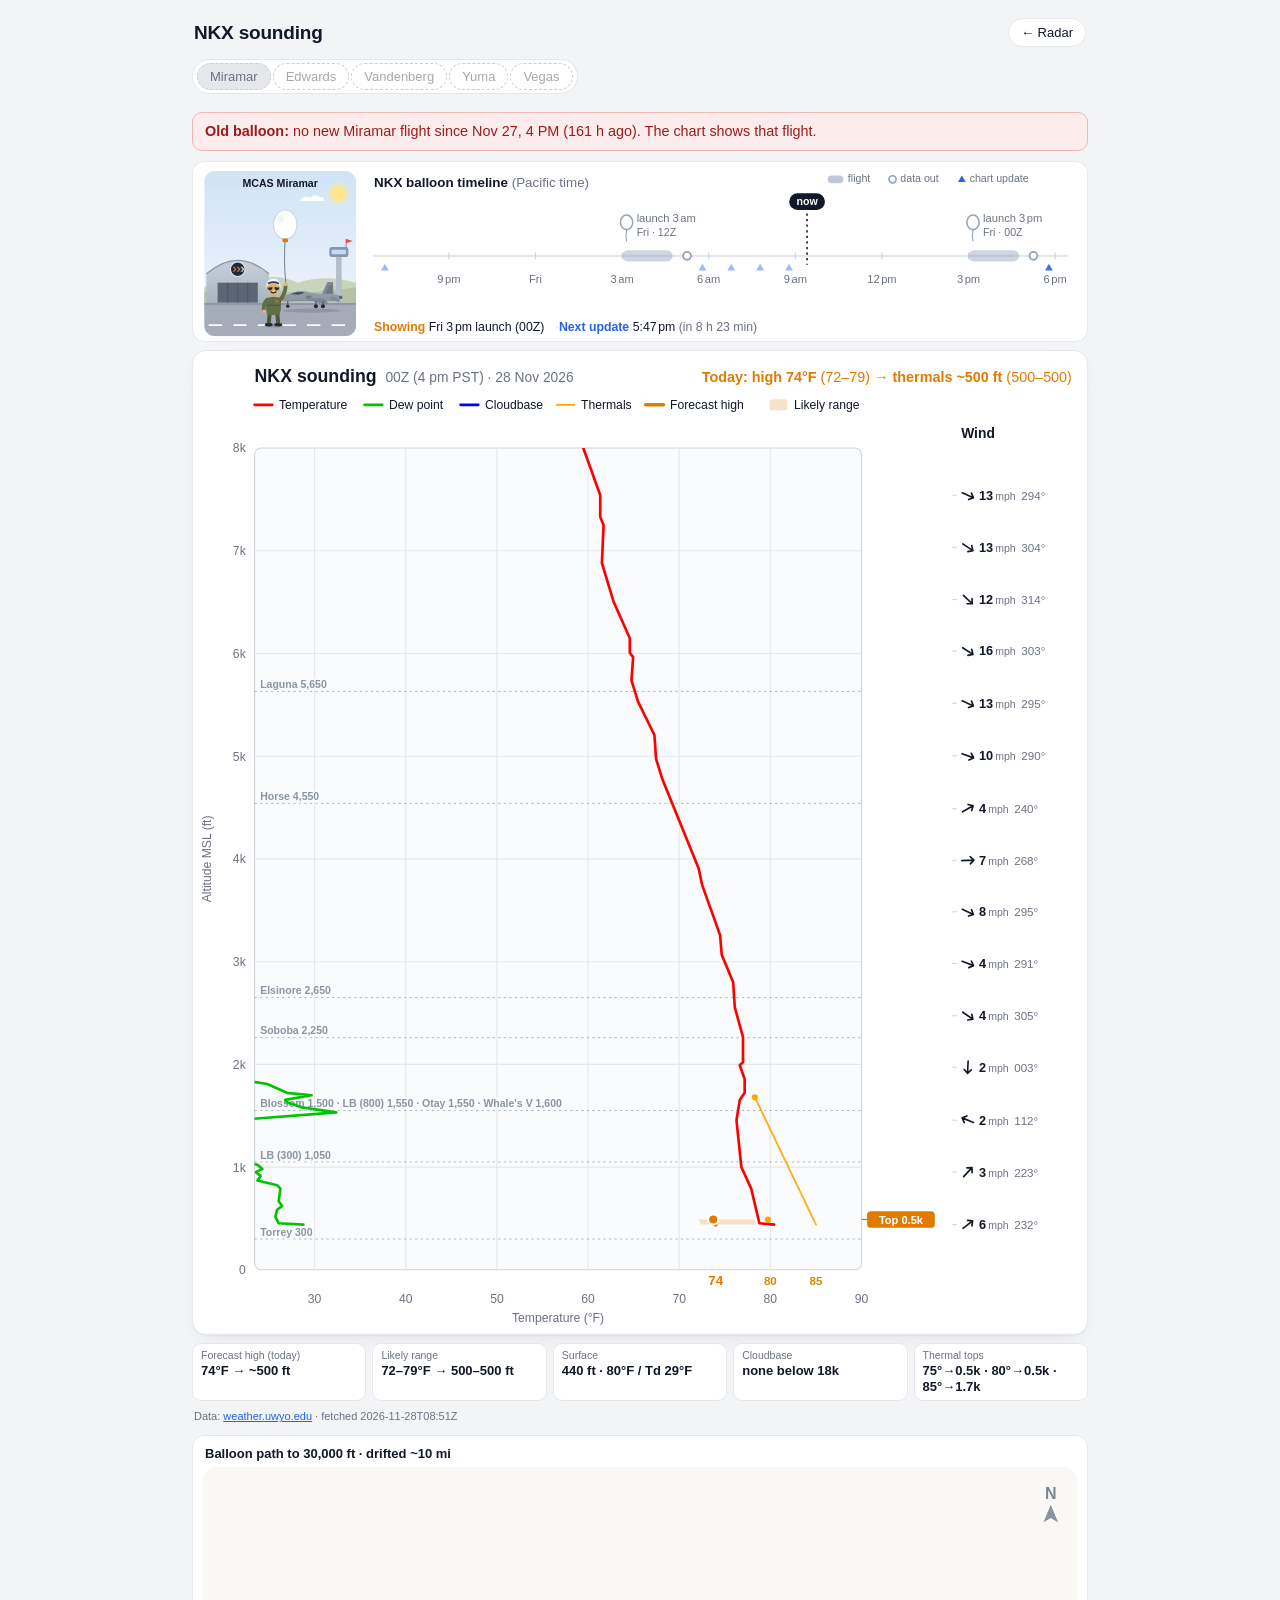
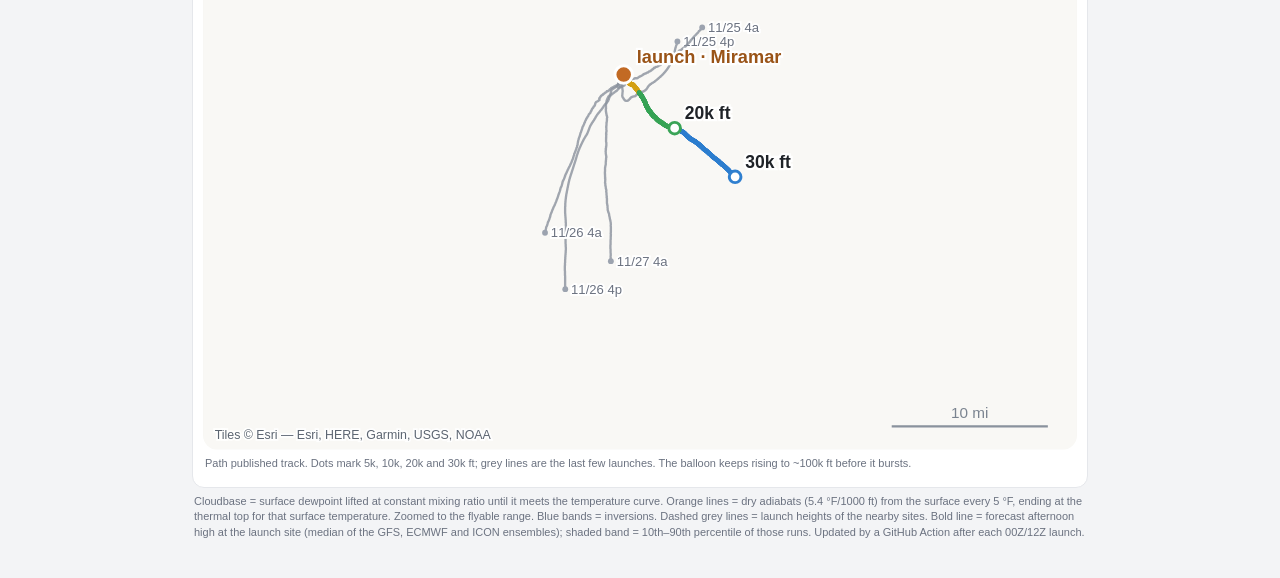
<file: sounding.html>
<!DOCTYPE html>
<html lang="en"><head><meta charset="utf-8">
<meta name="viewport" content="width=device-width, initial-scale=1">
<title>NKX Sounding – SoCal Flying Radar</title>
<link rel="icon" href="favicon.svg">
<style>
:root{--ink:#111827;--muted:#6b7280;--line:#e5e7eb;--bg:#f3f4f6}
*{box-sizing:border-box}
body{font-family:Inter,-apple-system,"Segoe UI",Roboto,Helvetica,Arial,sans-serif;margin:0;background:var(--bg);color:var(--ink);-webkit-font-smoothing:antialiased}
.wrap{max-width:920px;margin:0 auto;padding:16px 12px 32px}
header{display:flex;align-items:center;justify-content:space-between;margin:2px 2px 12px}
h1{font-size:19px;font-weight:700;margin:0;letter-spacing:-.01em}
.back{font-size:13px;color:var(--ink);text-decoration:none;border:1px solid var(--line);background:#fff;border-radius:999px;padding:6px 12px}
.tl{background:#fff;border:1px solid var(--line);border-radius:12px;overflow:hidden;margin:0 0 8px}
.tl svg{width:100%;height:auto;display:block}
#plot{background:#fff;border:1px solid var(--line);border-radius:14px;overflow:hidden;box-shadow:0 1px 2px rgba(0,0,0,.04),0 8px 24px -12px rgba(0,0,0,.12);padding:4px}
#plot svg{width:100%;height:auto;display:block}
.seg{display:inline-flex;background:#fff;border:1px solid var(--line);border-radius:999px;padding:3px;margin:0 0 10px}
.seg button{font:inherit;font-size:13px;border:0;background:none;padding:6px 14px;border-radius:999px;color:var(--muted)}
.seg button[aria-pressed="true"]{background:var(--ink);color:#fff}
.stats{display:grid;grid-template-columns:repeat(auto-fit,minmax(118px,1fr));gap:6px;margin:8px 0}
.stat{background:#fff;border:1px solid var(--line);border-radius:9px;padding:5px 8px;font-size:10.5px;color:var(--muted);line-height:1.25}
.stat b{display:block;font-size:13px;color:var(--ink);margin-top:1px;font-weight:650}
.note{font-size:11px;color:var(--muted);line-height:1.4;margin:6px 2px}
a{color:#2563eb}
.hb{display:flex;gap:8px;align-items:center}
.seg.stn{margin:0 0 10px}
.seg.stn a{font-size:13px;padding:5px 12px;border-radius:999px;color:var(--muted);text-decoration:none}
.seg.stn a[aria-current="page"]{background:var(--ink);color:#fff}
.seg.stn{max-width:100%;flex-wrap:wrap}
.seg.stn a.stale{color:#a3a9b1;border:1px dashed #c9ced4;margin:0 1px}
.seg.stn a.stale[aria-current="page"]{background:#e5e7eb;color:#6b7280;border-style:dashed}
@media (max-width:520px){.seg.stn a{font-size:12px;padding:5px 8px}}
@media (max-width:380px){.seg.stn a{font-size:11px;padding:5px 6px}}
.pathbox{background:#fff;border:1px solid var(--line);border-radius:12px;padding:10px;margin:10px 0 0}
.pathbox .ph{font-size:13px;font-weight:700;margin:0 2px 6px}
.pathbox svg{width:100%;height:auto;display:block;border-radius:10px}
.stalebox { margin: 8px 0 10px; padding: 9px 12px; border: 1px solid #f1b5b5; background: #fdecec; color: #9b1c1c; border-radius: 10px; font-size: .9rem; line-height: 1.35; }
</style><script>if (/[?&]embed\b/.test(location.search)) { document.documentElement.classList.add("embed"); document.addEventListener("click", (e) => { const a = e.target.closest && e.target.closest("a[href]"); if (!a || a.target || /^#/.test(a.getAttribute("href"))) return; const u = new URL(a.href, location.href); if (u.origin === location.origin && /(sounding|lax-dag)\.html$/.test(u.pathname)) { u.searchParams.set("embed", "1"); a.href = u.href; } else a.target = "_top"; }); }</script>
<style>html.embed header { display: none; } html.embed body { padding: 0 !important; margin: 0 !important; background: #fff !important; } html.embed .wrap, html.embed main { padding-left: 0 !important; padding-right: 0 !important; margin-top: 0 !important; }</style>
<script src="scripts/ui/stats.js?v=202611191636" defer></script>
</head><body><div class="wrap">
<header><h1 id="h1">NKX sounding</h1><a class="back" href="./">← Radar</a></header>
<div class="seg stn" id="stn"><a href="sounding.html" data-s="nkx">Miramar</a><a href="sounding.html?stn=edw" data-s="edw">Edwards</a><a href="sounding.html?stn=vbg" data-s="vbg">Vandenberg</a><a href="sounding.html?stn=yum" data-s="yum">Yuma</a><a href="sounding.html?stn=vef" data-s="vef">Vegas</a></div>
<div id="stale" class="stalebox" hidden></div>
<div id="tl" class="tl"></div>
<div id="plot">Loading…</div>
<div class="stats" id="stats"></div>
<p class="note" id="src"></p>
<div id="pathbox" class="pathbox" hidden><div class="ph" id="ph">Balloon path</div><div id="path"></div><p class="note" id="pnote"></p></div>

<p class="note">Cloudbase = surface dewpoint lifted at constant mixing ratio until it meets the temperature curve. Orange lines = dry adiabats (5.4 °F/1000 ft) from the surface every 5 °F, ending at the thermal top for that surface temperature. Zoomed to the flyable range. Blue bands = inversions. Dashed grey lines = launch heights of the nearby sites. Bold line = forecast afternoon high at the launch site (median of the GFS, ECMWF and ICON ensembles); shaded band = 10th–90th percentile of those runs. Updated by a GitHub Action after each 00Z/12Z launch.</p>
</div>
<script src="scripts/sounding/core.js?v=202611162033"></script>
<script src="scripts/sounding/timeline.js?v=202611091420"></script>
<script src="scripts/region/regionmap.js?v=202611260315"></script>
<script src="scripts/ui/basemap.js?v=202611121251"></script>
<script src="scripts/sounding/pathmap.js?v=202611121251"></script>

<script>
(async () => {
  try {
    const STN = ((location.search.match(/[?&]stn=(edw|vbg|yum|vef)\b/) || [])[1]) || 'nkx';
    const INFO = { nkx: { file: 'data/sounding/nkx_latest.txt', fc: 'surface_forecast.json', name: 'Miramar', lat: 32.85, lon: -117.12, h1: 'NKX sounding', track: 'data/sounding/stations/NKX_track.csv' },
                   edw: { file: 'data/sounding/stations/EDW_latest.txt', fc: 'surface_forecast_edw.json', name: 'Edwards AFB', lat: 34.90, lon: -117.92, h1: 'Edwards sounding', track: 'data/sounding/stations/EDW_track.csv' },
                   vbg: { file: 'data/sounding/stations/VBG_latest.txt', fc: 'surface_forecast_vbg.json', name: 'Vandenberg', lat: 34.75, lon: -120.57, h1: 'Vandenberg sounding', track: 'data/sounding/stations/VBG_track.csv' },
                   yum: { file: 'data/sounding/stations/YUM_latest.txt', fc: 'surface_forecast_yum.json', name: 'Yuma Proving Ground', lat: 32.87, lon: -114.33, h1: 'Yuma sounding', track: 'data/sounding/stations/YUM_track.csv' },
                   vef: { file: 'data/sounding/stations/VEF_latest.txt', fc: 'surface_forecast_vef.json', name: 'Las Vegas', lat: 36.05, lon: -115.18, h1: 'Las Vegas sounding', track: 'data/sounding/stations/VEF_track.csv' } }[STN];
    document.querySelectorAll('#stn a').forEach(a => { if (a.dataset.s === STN) a.setAttribute('aria-current', 'page'); });
    // a balloon with no data in the last 2 days: grey with a dashed edge
    fetch('data/sounding/stations.json?' + Date.now()).then(r => r.json()).then(M => {
      document.querySelectorAll('#stn a').forEach(a => {
        const m = M[a.dataset.s.toUpperCase()], t = m && Date.parse(m.obs.replace(/Z$/, ':00Z').replace(/:(\d\d):00Z$/, ':$1:00Z'));
        const age = m && isFinite(t) ? (Date.now() - t) / 3600e3 : Infinity;
        if (age > 48) { a.classList.add('stale'); a.title = m ? `no balloon since ${m.obs.slice(0, 10)}` : 'no balloon on file'; }
      });
    }).catch(() => {});
    document.getElementById('h1').textContent = INFO.h1;
    document.title = INFO.h1 + ' – SoCal Flying Radar';
    const res = await fetch(INFO.file + '?' + Date.now());
    if (!res.ok) throw new Error(STN === 'edw' || STN === 'yum' ? `no ${INFO.name} launch on file yet (the military sites do not fly every day or share every flight)` : 'HTTP ' + res.status);
    const txt = await res.text();
    let forecast = null;
    try { forecast = await (await fetch('data/sounding/' + INFO.fc + '?' + Date.now())).json(); } catch (e) {}
    const snd = parseSounding(txt);
    // which launch this chart shows (nominal 00Z/12Z), for the balloon timeline
    const tm = snd.title.match(/_(\d\d)00Z_(\d\d)_(\w{3})_(\d{4})$/);
    const shown = tm ? new Date(Date.UTC(+tm[4], ['Jan','Feb','Mar','Apr','May','Jun','Jul','Aug','Sep','Oct','Nov','Dec'].indexOf(tm[3]), +tm[2], +tm[1])) : null;
    // a red note on top when the balloon is more than 24 h old (two flights missed or not posted)
    if (shown) {
      const h = (Date.now() - shown) / 3.6e6;
      if (h > 24) {
        const when = new Intl.DateTimeFormat('en-US', { timeZone: 'America/Los_Angeles', hour: 'numeric', month: 'short', day: 'numeric' }).format(shown);
        const el = document.getElementById('stale');
        el.innerHTML = `<b>Old balloon:</b> no new ${INFO.name} flight since ${when} (${Math.round(h)} h ago). The chart shows that flight.`;
        el.hidden = false;
      }
    }
    const drawTl = () => { document.getElementById('tl').innerHTML = timelineSVG({ now: new Date(), shown, site: STN }); };
    if (STN === 'nkx' || STN === 'vbg' || STN === 'vef') { drawTl(); setInterval(drawTl, 60000); } else document.getElementById('tl').hidden = true;
    // launches within ~70 mi of the balloon, for the quiet height lines
    let launches = [];
    try {
      const all = (await (await fetch('sites.json?' + Date.now())).json()).sites.flatMap(p => (p.launches && p.launches.length ? p.launches : [p]).map(l => ({ name: l.short || l.name || p.name, lat: l.lat ?? p.lat, lon: l.lon ?? p.lon, ft: l.launch_ft ?? p.launch_ft })));
      const km = l => Math.hypot((l.lon - INFO.lon) * 111.2 * Math.cos(INFO.lat * Math.PI / 180), (l.lat - INFO.lat) * 111.2);
      // Little Black has two launches, named by their height over the LZ: the 300 (the site's launch) and the 800
      const SPLIT = { 'Little Black': [['LB (300)', 0], ['LB (800)', 500]] };
      launches = all.filter(l => isFinite(l.lat) && isFinite(l.ft) && km(l) <= 115)
        .flatMap(l => SPLIT[l.name] ? SPLIT[l.name].map(([name, up]) => ({ ...l, name, ft: l.ft + up })) : [l]);
    } catch (e) {}
    const r = renderSVG(snd, { forecast, launches }), A = r.analysis, s = snd.levels[0];
    document.getElementById('plot').innerHTML = r.svg;
    const st = [['Surface', `${Math.round(s.z*1000)} ft · ${Math.round(s.t)}°F / Td ${isFinite(s.td)?Math.round(s.td):'–'}°F`]];
    if (A.cb) st.push(['Cloudbase', `${(Math.round(A.cb.z*10)*100).toLocaleString()} ft MSL`], ['Trigger temp', `~${Math.round(A.cb.trigger)}°F`]);
    else st.push(['Cloudbase', 'none below 18k']);
    if (A.forecastTops) st.unshift([`Forecast high (${forecast.label})`, `${Math.round(forecast.median_f)}°F → ~${A.forecastTops.median_ft.toLocaleString()} ft`],
      ['Likely range', `${Math.round(forecast.p10_f)}–${Math.round(forecast.p90_f)}°F → ${A.forecastTops.low_ft.toLocaleString()}–${A.forecastTops.high_ft.toLocaleString()} ft`]);
    st.push(['Thermal tops', A.thermals.slice(0,4).map(t => `${t.ts}°→${(Math.round(t.top*10)/10)}k`).join(' · ')]);
    document.getElementById('stats').innerHTML = st.map(([a,b]) => `<div class="stat">${a}<b>${b}</b></div>`).join('');
    const src = (txt.match(/^# source: (.*)$/m)||[])[1], fe = (txt.match(/^# fetched: (.*)$/m)||[])[1];
    if (src) document.getElementById('src').innerHTML = `Data: <a href="${src}">${new URL(src).hostname}</a> · fetched ${fe}`;
    // the balloon's path: published track if the data has positions, else reconstructed from the winds
    try {
      let tr = null, how = '';
      try {
        const r2 = await fetch(INFO.track + '?' + Date.now());
        if (r2.ok) {
          const csv = await r2.text(), t0 = (csv.split(/\r?\n/)[1] || '').split(',')[0];
          const at = Date.parse(t0.replace(' ', 'T') + 'Z');
          // only when the track is this balloon's (a track left over from an earlier flight would show the wrong path)
          if (shown && isFinite(at) && Math.abs(at - shown) < 3 * 3.6e6) { tr = trackFromCSV(csv); how = 'published track'; }
        }
      } catch (e) {}
      if (!tr) { tr = trackFromWinds(snd.levels, INFO.lat, INFO.lon); how = 'reconstructed from the winds, assuming the usual ~1,000 ft/min climb'; }
      // the last 5 earlier flights from the archive, as grey lines with a tiny local date/time
      const past = [];
      try {
        const ix = await (await fetch('data/sounding/archive/index.json?' + Date.now())).json();
        const shownT = shown ? shown.toISOString().slice(0, 13) + 'Z' : '';
        for (const e of (ix[STN.toUpperCase()] || []).filter(e => e.t !== shownT).slice(0, 5)) {
          let pt = null;
          try { if (e.track) { const rr = await fetch('data/sounding/' + e.track); if (rr.ok) pt = trackFromCSV(await rr.text()); } } catch (er) {}
          if (!pt) { try { const rr = await fetch('data/sounding/' + e.txt); if (rr.ok) pt = trackFromWinds(parseSounding(await rr.text()).levels, INFO.lat, INFO.lon); } catch (er) {} }
          const d = new Date(e.t.slice(0, 13) + ':00:00Z');
          const label = d.toLocaleString('en-US', { timeZone: 'America/Los_Angeles', month: 'numeric', day: 'numeric', hour: 'numeric' }).replace(', ', ' ').replace(' AM', 'a').replace(' PM', 'p');
          if (pt) past.push({ track: pt, label });
        }
      } catch (e) {}
      const svg = tr ? balloonPathSVG(tr, { lat: INFO.lat, lon: INFO.lon, name: INFO.name }, { top_ft: 30000, past }) : '';
      if (svg) {
        document.getElementById('path').innerHTML = svg;
        const end = tr.filter(p => p.z_ft <= 30000).pop();
        const km = Math.hypot((end.lon - INFO.lon) * 111.2 * Math.cos(INFO.lat * Math.PI / 180), (end.lat - INFO.lat) * 111.2);
        document.getElementById('ph').textContent = `Balloon path to 30,000 ft · drifted ~${Math.round(km / 1.609)} mi`;
        document.getElementById('pnote').textContent = `Path ${how}. Dots mark 5k, 10k, 20k and 30k ft; grey lines are the last few launches. The balloon keeps rising to ~100k ft before it bursts.`;
        document.getElementById('pathbox').hidden = false;
      }
    } catch (e) {}
  } catch (e) { document.getElementById('plot').textContent = 'Could not load sounding: ' + e.message; }
})();
</script></body></html>
</file>
<file: scripts/ui/grid.css>
/* Opened day as a grid of site tiles (html[data-lay=grid]); the lab can switch back to the list (data-lay=list). */
html[data-lay="grid"] body details.day:not(#story) .list, html[data-lay="tiles"] body details.day:not(#story) .list {
  display: grid !important; grid-template-columns: repeat(2, minmax(0, 1fr)); gap: 8px !important; align-items: stretch; }
html[data-lay="tiles"] body details.day:not(#story) .list { grid-template-columns: repeat(3, minmax(0, 1fr)); gap: 6px !important; }
@media (min-width: 700px) {
  html[data-lay="grid"] body details.day:not(#story) .list { grid-template-columns: repeat(3, minmax(0, 1fr)); gap: 10px !important; }
  html[data-lay="tiles"] body details.day:not(#story) .list { grid-template-columns: repeat(4, minmax(0, 1fr)); gap: 8px !important; }
}
html[data-lay] body details.day:not(#story) .list .sgrp { grid-column: 1 / -1; margin: 6px 0 -2px !important; }
html[data-lay] body details.day:not(#story) .list .sgrp:first-child { margin-top: 0 !important; }
/* the tile */
html[data-lay="grid"] body details.day:not(#story) .list .srow.srow, html[data-lay="tiles"] body details.day:not(#story) .list .srow.srow {
  margin: 0 !important; padding: 9px 10px 10px 13px !important; display: flex !important; flex-direction: column; align-items: stretch; gap: 5px;
  border-radius: 10px !important; min-width: 0; text-align: left; transition: transform .15s ease, box-shadow .2s ease, background-color .2s ease; }
html[data-lay] body details.day:not(#story) .list .srow.srow .exp { display: none !important; }
html[data-lay="grid"] body details.day:not(#story) .list .srow .nmrow, html[data-lay="tiles"] body details.day:not(#story) .list .srow .nmrow { align-items: flex-start; gap: 6px; }
html[data-lay="grid"] body details.day:not(#story) .list .srow .nmw, html[data-lay="tiles"] body details.day:not(#story) .list .srow .nmw { flex-direction: column; align-items: flex-start; gap: 1px; }
html[data-lay="grid"] body details.day:not(#story) .list .srow .nm, html[data-lay="tiles"] body details.day:not(#story) .list .srow .nm { font-size: .9rem; line-height: 1.15; white-space: normal; }
html[data-lay="grid"] body details.day:not(#story) .list .srow .lab, html[data-lay="tiles"] body details.day:not(#story) .list .srow .lab { font-size: .7rem !important; }
html[data-lay] body details.day:not(#story) .list .srow .dscore .dsl { display: none; }
html[data-lay="grid"] body details.day:not(#story) .list .srow .tx { display: block; font-size: .7rem; line-height: 1.35; }
html[data-lay="grid"] body details.day:not(#story) .list .srow .tx .facts { font-size: .8rem; }
html[data-lay="grid"] body details.day:not(#story) .list .srow .mstrip { max-width: none; margin-top: auto; padding-top: 10px; }
/* two chips fit a grid card: good news first, then the worst warnings (the chips are sorted good news first, worst last) */
html[data-lay="grid"] body details.day:not(#story) .list .srow .spills .rx:not(.ok):nth-last-child(n+3) { display: none; }
/* good news (glass-off, the switch) always shows: then only the worst warning next to it */
html[data-lay="grid"] body details.day:not(#story) .list .srow .spills:has(.rx.ok) .rx:not(.ok):nth-last-child(n+2) { display: none; }
html[data-lay="grid"] body details.day:not(#story) .list .srow .wtab { display: none; }
/* Torrey takes the whole row in the grid and keeps its wind table */
html[data-lay="grid"] body details.day:not(#story) .list .srow[data-site="torrey"] { grid-column: 1 / -1; }
html[data-lay="grid"] body details.day:not(#story) .list .srow[data-site="torrey"] .wtab { display: block; }
html[data-lay="grid"] body details.day:not(#story) .list .srow[data-site="torrey"][aria-expanded="true"] .wtab { display: none; }
/* tiles: name, verdict and score only, like the first layer */
html[data-lay="tiles"] body details.day:not(#story) .list .srow .tx, html[data-lay="tiles"] body details.day:not(#story) .list .srow .spills,
html[data-lay="tiles"] body details.day:not(#story) .list .srow .mstrip, html[data-lay="tiles"] body details.day:not(#story) .list .srow .wtab { display: none !important; }
html[data-lay="tiles"] body details.day:not(#story) .list .srow.srow { padding: 8px 8px 8px 11px !important; min-height: 58px; justify-content: center; }
html[data-lay="tiles"] body details.day:not(#story) .list .srow .nm { font-size: .82rem; }
html[data-lay="tiles"] body details.day:not(#story) .list .srow .nmrow { flex-direction: column-reverse; align-items: flex-start; }
html[data-lay="tiles"] body details.day:not(#story) .list .srow .warn-dot { display: inline-block; }
/* the open tile: lifted, with a ring in its own colour */
html[data-lay="grid"] body details.day:not(#story) .list .srow.srow[aria-expanded="true"], html[data-lay="tiles"] body details.day:not(#story) .list .srow.srow[aria-expanded="true"] {
  border-radius: 10px !important; box-shadow: inset 5px 0 0 var(--rc), 0 0 0 2px var(--rc), 0 6px 16px -8px rgba(0,0,0,.35) !important; transform: translateY(-1px); }
html[data-lay] body details.day:not(#story) .list:has(.srow[aria-expanded="true"]) .srow.srow:not([aria-expanded="true"]) { opacity: .45; filter: saturate(.7); transition: opacity .2s ease, filter .2s ease; }
/* the third level: full width under the row, with a little notch pointing at the open tile */
html[data-lay="grid"] body details.day:not(#story) .list .det.det, html[data-lay="tiles"] body details.day:not(#story) .list .det.det {
  grid-column: 1 / -1; margin: 4px 0 4px !important; border-radius: 12px !important; position: relative;
  box-shadow: inset 5px 0 0 var(--rc), 0 0 0 1px #dfe3e8, 0 10px 24px -14px rgba(0,0,0,.35) !important; }
html[data-lay="grid"] body details.day:not(#story) .list .det.det::before, html[data-lay="tiles"] body details.day:not(#story) .list .det.det::before {
  content: ""; position: absolute; top: -7px; left: calc(var(--ax, 40px) - 7px); width: 14px; height: 14px; transform: rotate(45deg);
  background: inherit; box-shadow: -1px -1px 0 #dfe3e8; border-radius: 2px 0 0 0; }
html[data-lay] body details.day:not(#story) .list .det.lab-in { animation: labIn .28s cubic-bezier(.2,.8,.2,1); transform-origin: var(--ax, 50%) 0; }
@keyframes labIn { from { opacity: 0; transform: translateY(-6px) scaleY(.96); } to { opacity: 1; transform: none; } }
@media (prefers-reduced-motion: reduce) { html[data-lay] body details.day:not(#story) .list .det.lab-in { animation: none; } }
html[data-lay="grid"] body details.day:not(#story) .list .srow .nmw, html[data-lay="tiles"] body details.day:not(#story) .list .srow .nmw { flex: 1 1 0; min-width: 0; }
html[data-lay="grid"] body details.day:not(#story) .list .srow .nmw .nm, html[data-lay="tiles"] body details.day:not(#story) .list .srow .nmw .nm { overflow-wrap: break-word; flex: 0 1 auto; max-width: 100%; }
html[data-lay] body details.day:not(#story) .list .srow .dscore { flex: none; }
/* on a computer too: thermal panel full width, the score steps below it (kept to a readable width) */
@media (min-width: 900px) { html[data-lay] body details.day:not(#story) .list .det .lg, html[data-lay] body details.day:not(#story) .list .det .lg-agree { max-width: 640px; } }
/* grid and tiles: an opened day drops the first-layer site pills (the tiles below replace them) */
html[data-lay="grid"] body details.day[open]:not(#story) > summary.hd .sum, html[data-lay="tiles"] body details.day[open]:not(#story) > summary.hd .sum { display: none !important; }
/* the little hour strip on the tiles is gone: the thermal panel in the third level shows the day hour by hour */
html[data-lay] body details.day:not(#story) .list .srow .mstrip { display: none !important; }
/* an opened day's header folds into one compact band: "Mon Nov 9 · Site fly", then the signals and the day-type pill.
   The models and run time stay only at the bottom of the card. */
html[data-lay="grid"] body details.day[open]:not(#story) > summary.hd, html[data-lay="tiles"] body details.day[open]:not(#story) > summary.hd {
  grid-template-columns: auto minmax(0, 1fr) !important; grid-template-rows: auto !important; align-items: center !important; row-gap: 8px !important; column-gap: 18px !important;
  padding: 10px 46px 10px 14px !important; min-height: 0 !important; }
html[data-lay="grid"] body details.day[open]:not(#story) > summary.hd .band, html[data-lay="tiles"] body details.day[open]:not(#story) > summary.hd .band {
  grid-row: 1 !important; grid-column: 1 !important; border: 0 !important; padding: 0 !important; margin: 0 !important; min-height: 0 !important; height: auto !important; background: none !important; box-shadow: none !important; }
html[data-lay="grid"] body details.day[open]:not(#story) > summary.hd .band::after, html[data-lay="tiles"] body details.day[open]:not(#story) > summary.hd .band::after { display: none !important; }
html[data-lay="grid"] body details.day[open]:not(#story) > summary.hd .when, html[data-lay="tiles"] body details.day[open]:not(#story) > summary.hd .when {
  flex-direction: row !important; align-items: baseline !important; gap: 8px !important; flex-wrap: nowrap !important; }
html[data-lay="grid"] body details.day[open]:not(#story) > summary.hd .when .dn, html[data-lay="tiles"] body details.day[open]:not(#story) > summary.hd .when .dn { font-size: 1.35rem !important; }
html[data-lay="grid"] body details.day[open]:not(#story) > summary.hd .when .dword, html[data-lay="tiles"] body details.day[open]:not(#story) > summary.hd .when .dword { margin: 0 0 0 2px !important; font-size: 1rem !important; }
html[data-lay="grid"] body details.day[open]:not(#story) > summary.hd .band .mods, html[data-lay="tiles"] body details.day[open]:not(#story) > summary.hd .band .mods { display: none !important; }
html[data-lay="grid"] body details.day[open]:not(#story) > summary.hd .notes, html[data-lay="tiles"] body details.day[open]:not(#story) > summary.hd .notes {
  grid-row: 1 !important; grid-column: 2 !important; margin: 0 !important; padding: 0 !important; border: 0 !important; flex-wrap: wrap; align-items: center; gap: 6px 10px !important; }
html[data-lay="grid"] body details.day[open]:not(#story) > summary.hd .notes .sig, html[data-lay="tiles"] body details.day[open]:not(#story) > summary.hd .notes .sig { width: auto !important; flex: 0 0 auto; }
@media (max-width: 700px) {
  html[data-lay="grid"] body details.day[open]:not(#story) > summary.hd, html[data-lay="tiles"] body details.day[open]:not(#story) > summary.hd { grid-template-columns: minmax(0, 1fr) !important; }
  html[data-lay="grid"] body details.day[open]:not(#story) > summary.hd .notes, html[data-lay="tiles"] body details.day[open]:not(#story) > summary.hd .notes { grid-row: 2 !important; grid-column: 1 !important; }
}
html[data-lay="grid"] body details.day[open]:not(#story) > summary.hd .notes, html[data-lay="tiles"] body details.day[open]:not(#story) > summary.hd .notes { flex-direction: row !important; display: flex !important; }
html[data-lay="grid"] body details.day[open]:not(#story) > summary.hd .notes > *, html[data-lay="tiles"] body details.day[open]:not(#story) > summary.hd .notes > * { flex: 0 0 auto !important; width: auto !important; margin: 0 !important; }
@media (max-width: 700px) {
  html[data-lay="grid"] body details.day[open]:not(#story) > summary.hd .notes, html[data-lay="tiles"] body details.day[open]:not(#story) > summary.hd .notes { gap: 6px !important; flex-wrap: wrap !important; }
  html[data-lay="grid"] body details.day[open]:not(#story) > summary.hd .notes .sig, html[data-lay="tiles"] body details.day[open]:not(#story) > summary.hd .notes .sig { gap: 3px !important; }
  html[data-lay="grid"] body details.day[open]:not(#story) > summary.hd .notes .rx, html[data-lay="tiles"] body details.day[open]:not(#story) > summary.hd .notes .rx { flex: 0 0 auto !important; }
}

/* Torrey in the lab layouts: same as the main page (pills up top, no launch-wind line) */
html[data-lay] body details.day:not(#story) .list .srow.srow[data-site="torrey"] { display: grid !important; grid-template-columns: auto minmax(0, 1fr) auto !important; column-gap: 14px !important; row-gap: 6px !important; align-items: start !important; }
html[data-lay] body details.day:not(#story) .list .srow.srow[data-site="torrey"] .nmrow { display: contents !important; }
html[data-lay] body details.day:not(#story) .list .srow.srow[data-site="torrey"] .nmw { grid-column: 1 !important; grid-row: 1 !important; }
html[data-lay] body details.day:not(#story) .list .srow.srow[data-site="torrey"] > .spills { grid-column: 2 !important; grid-row: 1 !important; align-self: center !important; margin: 0 !important; display: flex !important; }
html[data-lay] body details.day:not(#story) .list .srow.srow[data-site="torrey"] .dscore { grid-column: 3 !important; grid-row: 1 !important; }
html[data-lay] body details.day:not(#story) .list .srow.srow[data-site="torrey"] .tx { display: none !important; }
html[data-lay] body details.day:not(#story) .list .srow.srow[data-site="torrey"] .wtab { grid-column: 1 / -1 !important; grid-row: 2 !important; }
html[data-lay] body details.day:not(#story) .list .srow.srow[data-site="torrey"] .spills .rx:nth-child(n) { display: inline-flex !important; }

html[data-lay] body details.day:not(#story) .list .srow.srow[data-site="torrey"] .nmw { flex-direction: column !important; align-items: flex-start !important; gap: 1px !important; }
html[data-lay] body details.day:not(#story) .list .srow.srow[data-site="torrey"] > .spills { flex-wrap: wrap !important; min-width: 0 !important; }
html[data-lay] body details.day:not(#story) .list .srow.srow[data-site="torrey"] .wtab .hwt { grid-template-columns: 46px repeat(10, minmax(0, 1fr)) !important; max-width: 660px !important; }
/* grid tiles: facts as tidy lines (height, launch, aloft), no dots */
html[data-lay="grid"] body details.day:not(#story) .list .srow .facts { display: flex; flex-direction: column; gap: 1px; }
html[data-lay="grid"] body details.day:not(#story) .list .srow .facts .sep { display: none; }
/* "more" tab: a small tab in the tile's own colour on the bottom rim, chevron down; up while the site is open */
html[data-lay="grid"] body details.day:not(#story) .list .srow.srow, html[data-lay="tiles"] body details.day:not(#story) .list .srow.srow { position: relative; padding-bottom: 18px !important; overflow: hidden; }
html[data-lay="grid"] body details.day:not(#story) .list .srow.srow::after, html[data-lay="tiles"] body details.day:not(#story) .list .srow.srow::after {
  content: ""; position: absolute; left: 50%; bottom: 0; width: 40px; height: 13px; transform: translateX(-50%); border-radius: 8px 8px 0 0;
  background: var(--rc) url("data:image/svg+xml,%3Csvg xmlns='http://www.w3.org/2000/svg' viewBox='0 0 12 8'%3E%3Cpath d='M1.5 1.8 6 6 10.5 1.8' fill='none' stroke='white' stroke-width='2' stroke-linecap='round' stroke-linejoin='round'/%3E%3C/svg%3E") center 3px / 11px 7px no-repeat;
  transition: height .15s ease, width .15s ease; }
html[data-lay="grid"] body details.day:not(#story) .list .srow.srow:hover::after, html[data-lay="tiles"] body details.day:not(#story) .list .srow.srow:hover::after { height: 15px; width: 46px; }
html[data-lay="grid"] body details.day:not(#story) .list .srow.srow[aria-expanded="true"]::after, html[data-lay="tiles"] body details.day:not(#story) .list .srow.srow[aria-expanded="true"]::after {
  background-image: url("data:image/svg+xml,%3Csvg xmlns='http://www.w3.org/2000/svg' viewBox='0 0 12 8'%3E%3Cpath d='M1.5 6.2 6 2 10.5 6.2' fill='none' stroke='white' stroke-width='2' stroke-linecap='round' stroke-linejoin='round'/%3E%3C/svg%3E"); }
/* a soft rim along the bottom in the same colour, so the tab reads as part of the card's edge */
html[data-lay="grid"] body details.day:not(#story) .list .srow.srow::before, html[data-lay="tiles"] body details.day:not(#story) .list .srow.srow::before {
  content: ""; position: absolute; left: 0; right: 0; bottom: 0; height: 2px; background: var(--rc); opacity: .55; }
/* score ledger */
.lg-list { display: grid; gap: 2px; }
.lg-row { display: grid; grid-template-columns: 16px 84px minmax(0, 1fr) 46px; column-gap: 8px; align-items: baseline; padding: 4px 0; font-size: .8rem; }
.lg-row + .lg-row { border-top: 1px solid rgba(38,48,58,.08); }
.lg-ic { font-weight: 800; text-align: center; }
.lg-k { font-weight: 600; color: #26303a; }
.lg-v { color: #26303a; font-variant-numeric: tabular-nums; min-width: 0; }
.lg-v small { display: block; color: #6b7280; font-size: .72rem; margin-top: 1px; }
.lg-p { text-align: right; font-variant-numeric: tabular-nums; font-weight: 700; }
.lg-p em { font-style: normal; font-weight: 500; font-size: .68rem; color: #9aa1aa; }
.lg-good .lg-ic { color: #2f8f4a; } .lg-good .lg-k, .lg-good .lg-v { color: #3d4650; }
.lg-soft .lg-ic { color: #c78a14; }
.lg-bad .lg-ic, .lg-bad .lg-p { color: #b42f2f; }
.lg-bad .lg-v small { color: #8f3a3a; }
.lg-mods { color: #6b7280; font-size: .74rem; }
.lg-base .lg-p b, .lg-total .lg-p b { font-size: 1rem; color: #1f2328; }
.lg-total { border-top: 1.5px solid rgba(38,48,58,.35) !important; margin-top: 2px; padding-top: 6px; }
.lg-total .lg-ic, .lg-total .lg-k { font-size: .9rem; }
.lg-tr { grid-column: 2 / -1; position: relative; height: 6px; margin-top: 5px; border-radius: 3px; background: rgba(38,48,58,.08); overflow: hidden; }
.lg-tr i { position: absolute; top: 0; bottom: 0; left: 0; border-radius: 3px; }
.lg-tr .lg-lost { background: repeating-linear-gradient(135deg, #e7a0a0 0 3px, #f5d3d3 3px 6px); border-radius: 0 3px 3px 0; }
.lg-bad .lg-tr .lg-keep { opacity: .55; }
.lg-plus .lg-ic, .lg-plus .lg-p { color: #2f8f4a; }
/* full-screen thermal panel */
.det .therm svg { cursor: zoom-in; }
#thfull { position: fixed; inset: 0; z-index: 100; background: #fff; display: flex; align-items: center; justify-content: center; }
#thfull .thf-in { width: 100vw; height: 100vh; padding: 14px 16px; box-sizing: border-box; display: flex; align-items: center; justify-content: center; }
#thfull .thf-in svg { width: 100%; height: 100%; }
#thfull .thf-x { position: fixed; top: max(10px, env(safe-area-inset-top)); right: max(10px, env(safe-area-inset-right)); z-index: 2; width: 40px; height: 40px; border-radius: 50%;
  border: 0; background: #1f2937; color: #fff; font: 600 26px/1 system-ui, sans-serif; cursor: pointer; box-shadow: 0 4px 12px -4px rgba(0,0,0,.4); }
/* phone held upright: turn the panel sideways so it fills the screen like landscape */
@media (orientation: portrait) {
  #thfull .thf-in { position: absolute; left: 50%; top: 50%; width: 100vh; height: 100vw; transform: translate(-50%, -50%) rotate(90deg); padding: 10px 56px 10px 10px; }
  @supports (height: 100dvh) { #thfull .thf-in { width: 100dvh; } }
}
#thfull .thf-in { flex-direction: column; align-items: stretch; gap: 8px; }
#thfull .thf-hd { display: grid; grid-template-columns: 40px minmax(0, 1fr) 40px; align-items: center; gap: 12px; flex: none; }
#thfull .thf-hd .thf-t { grid-column: 2; }
#thfull .thf-hd .thf-x { grid-column: 3; }
#thfull .thf-t { text-align: center; line-height: 1.15; }
#thfull .thf-t b { display: block; font-size: 1.45rem; font-weight: 700; color: #111827; }
#thfull .thf-t b span { font-weight: 500; color: #6b7280; font-size: 1.05rem; margin-left: 4px; }
#thfull .thf-t small { display: block; font-size: 1rem; font-weight: 600; color: #9a5418; margin-top: 2px; }
#thfull .thf-nav { border: 1px solid #d5dbe2; background: #fff; border-radius: 999px; padding: 9px 16px; font: 600 1rem/1 system-ui, sans-serif; color: #1f2937; cursor: pointer; white-space: nowrap; }
#thfull .thf-nav[disabled] { opacity: .3; cursor: default; }
#thfull .thf-svg { flex: 1 1 auto; min-height: 0; display: flex; }
#thfull .thf-svg svg { width: 100%; height: 100%; }
@media (orientation: portrait) { #thfull .thf-in { padding: 10px 14px 10px 14px; } #thfull .thf-hd { padding-right: 0; padding-left: 0; } }

#thfull .thf-hd .thf-x { position: static; flex: none; }
/* tighter ledger */
.lg-list { gap: 0; }
.lg-row { grid-template-columns: 14px minmax(0, 1fr) 40px !important; column-gap: 8px !important; padding: 5px 0 !important; align-items: baseline !important; font-size: .82rem; }
.lg-t { min-width: 0; line-height: 1.35; }
.lg-t b { font-weight: 600; color: #1f2328; }
.lg-v { color: #3d4650; font-variant-numeric: tabular-nums; }
.lg-w { color: #8a6a5a; font-size: .74rem; }
.lg-bad .lg-w { color: #a14646; }
.lg-good .lg-v { color: #3d6b4a; }
.lg-bad .lg-ic, .lg-bad .lg-p { color: #b42f2f; font-weight: 800; }
.lg-plus .lg-ic, .lg-plus .lg-p { color: #2f8f4a; font-weight: 800; }
.lg-soft .lg-ic { color: #c78a14; font-weight: 800; }
.lg > .lg-tr { display: block; margin: 6px 0 0 22px; height: 5px; position: relative; border-radius: 3px; background: rgba(38,48,58,.08); overflow: hidden; }
.lg > .lg-tr i { position: absolute; left: 0; top: 0; bottom: 0; border-radius: 3px; }

/* full screen: big day buttons left and right of the chart */
#thfull .thf-body { flex: 1 1 auto; min-height: 0; display: grid; grid-template-columns: 56px minmax(0, 1fr) 56px; gap: 8px; align-items: stretch; }
#thfull .thf-body .thf-nav { border: 0; border-radius: 14px; padding: 0; background: #f1f3f6; color: #1f2937; display: flex; flex-direction: column;
  align-items: center; justify-content: center; gap: 6px; cursor: pointer; font: 600 .9rem/1 system-ui, sans-serif; }
#thfull .thf-body .thf-nav i { font-style: normal; font-size: 2.6rem; line-height: .8; font-weight: 400; }
#thfull .thf-body .thf-nav:active { background: #e3e7ec; }
#thfull .thf-body .thf-nav[disabled] { opacity: .25; }
#thfull .thf-body .thf-svg { min-width: 0; }

/* the weather overview: a small tile next to Sounding and LAX-DAG, opening a bubble */
#story.story { display: none !important; }
#assets .asset.wx { font: inherit; cursor: pointer; text-align: left; }
#assets .asset.wx svg { width: 26px; height: 26px; }
#wxpop { position: fixed; inset: 0; z-index: 90; background: rgba(15,23,42,.35); display: flex; align-items: flex-start; justify-content: center; padding: max(56px, 8vh) 12px 12px; overflow-y: auto; animation: wxIn .18s ease-out; }
@keyframes wxIn { from { opacity: 0; } }
#wxpop .wxp-card { position: relative; width: 100%; max-width: 560px; background: #fff; margin-bottom: 24px; border-radius: 16px; padding: 14px 16px 16px;
  box-shadow: 0 20px 50px -12px rgba(0,0,0,.35); }
#wxpop .wxp-card::before { content: ""; position: absolute; top: -8px; left: calc(var(--nx, 34px) - 8px); width: 16px; height: 16px; background: #fff; transform: rotate(45deg); border-radius: 3px 0 0 0; }
#wxpop .wxp-hd { display: flex; align-items: center; gap: 10px; margin-bottom: 8px; }
#wxpop .wxp-hd svg { width: 30px; height: 30px; }
#wxpop .wxp-hd b { flex: 1; font-size: 1.05rem; }
#wxpop .wxp-x { width: 34px; height: 34px; border-radius: 50%; border: 0; background: #1f2937; color: #fff; font: 600 22px/1 system-ui, sans-serif; cursor: pointer; }
#wxpop .wxp-line { font-size: .82rem; color: #475467; margin-bottom: 10px; padding-bottom: 10px; border-bottom: 1px solid #eef0f3; }
#wxpop .wsec { font-size: .66rem; font-weight: 700; letter-spacing: .08em; text-transform: uppercase; color: #9aa1aa; margin: 10px 0 4px; }
#wxpop .wrow { font-size: .88rem; line-height: 1.4; padding: 3px 0; color: #26303a; }
#wxpop .wlink { margin-top: 10px; font-size: .8rem; }
#wxpop.nonotch .wxp-card::before { display: none; }
/* the three tiles share the full width, a third each, and look alike (the weather one is a button) */
#assets { display: grid !important; grid-template-columns: repeat(3, minmax(0, 1fr)); gap: 8px; justify-content: stretch; margin: -10px 0 4px !important; }
#assets .asset { min-width: 0; width: 100%; box-sizing: border-box; }
#assets .asset.wx { font: inherit; line-height: 1.1; color: #26303a; margin: 0; }
#assets .asset > span { min-width: 0; }
#assets .asset b, #assets .asset small { white-space: nowrap; overflow: hidden; text-overflow: ellipsis; }
@media (max-width: 420px) {
  #assets { gap: 6px; }
  #assets .asset { gap: 6px; padding: 5px 7px 5px 5px; }
  #assets .asset svg { width: 22px !important; height: 22px !important; }
  #assets .asset b { font-size: .74rem; } #assets .asset small { font-size: .66rem; }
}
/* every close button: white, a thin edge, the × centred */
#thfull .thf-x, #wxpop .wxp-x { display: inline-flex !important; align-items: center; justify-content: center; padding: 0 !important; line-height: 1 !important;
  background: #fff !important; color: #26303a !important; border: 1px solid #d5dbe2 !important; box-shadow: 0 2px 8px -3px rgba(0,0,0,.25); }
#thfull .thf-x::before, #wxpop .wxp-x::before { content: ""; }
#wxpop .wxp-hd .wxp-x svg, #thfull .thf-x svg { width: 14px !important; height: 14px !important; }

/* the close tab on an open detail's upper rim (the tile's bottom tab, upside down), in place of the little notch */
html[data-lay] body details.day:not(#story) .list .det.det::before { display: none !important; }
html[data-lay] body details.day:not(#story) .list .det.det { padding-top: 22px !important; }
.det > .detx { position: absolute; top: 0; left: clamp(8px, calc(var(--ax, 50%) - 23px), calc(100% - 54px)); width: 46px; height: 15px; padding: 0; border: 0;
  border-radius: 0 0 9px 9px; background: var(--rc, #94a3b8); cursor: pointer; display: flex; align-items: center; justify-content: center; z-index: 2;
  transition: height .15s ease, width .15s ease; }
.det > .detx:hover { height: 17px; }
.det > .detx svg { width: 11px; height: 7px; }
html body details.day .det > button.detx { width: 46px !important; height: 15px !important; min-width: 0 !important; min-height: 0 !important; margin: 0 !important; padding: 0 !important; }
html body details.day .det > button.detx:hover { height: 17px !important; }
html body details.day .det > button.detx svg { width: 11px !important; height: 7px !important; max-width: none; }
@media (min-width: 900px) { #assets { margin: -22px 0 -2px !important; } }
/* coloured tile facts (scripts/ui/facts.js): lift arrows, launch dial, aloft icon. Every icon sits in the same
   1.6em slot so the numbers line up (phone) and the gaps are even (computer) */
html[data-lay] body details.day:not(#story) .list .srow .facts > span > svg:first-child { width: 1.75em !important; height: 1.3em !important; flex: none; margin: 0 5px 0 0 !important; vertical-align: -.25em; }
html[data-lay] body details.day:not(#story) .list .srow .facts > span > svg.ldial:first-child { height: 1.65em !important; vertical-align: -.4em; }
html[data-lay] body details.day:not(#story) .list .srow .facts > span { display: inline-flex; align-items: center; }
@media (max-width: 899px) { html[data-lay] body details.day:not(#story) .list .srow .facts { gap: 3px !important; } }
@media (min-width: 900px) { html[data-lay] body details.day:not(#story) .list .srow .tx .facts { gap: 14px !important; } }
/* Sounding / LAX–DAG popup: the weather popup's card (#wxpop) with the page inside */
#wxpop.pgp .wxp-card { max-width: 640px; padding: 12px 12px 6px; }
#wxpop.pgp .wxp-hd { padding: 0 2px 0 4px; }
#wxpop.pgp .pgp-open { font-size: .76rem; color: #667085; text-decoration: none; margin-right: 2px; }
#wxpop.pgp iframe { display: block; width: 100%; height: 70vh; border: 0; }
/* tiny timeline of the day's update runs, above the footer */
#sched { max-width: 640px; margin: 18px auto 0; padding: 0 16px; }
#sched .sch-h { font-size: .74rem; font-weight: 700; color: #475467; margin: 0 0 2px; }
#sched .sch-h span { font-weight: 500; color: #98a2b3; }
#sched .sch-rows { display: flex; flex-wrap: wrap; gap: 2px 12px; font-size: .7rem; color: #475467; margin-top: 1px; }
#sched .sch-rows i { font-style: normal; color: #98a2b3; }
#sched svg { display: block; width: 100%; height: auto; }
/* computer: the tile facts a bit larger too (still one row) */
@media (min-width: 900px) { html[data-lay] body details.day:not(#story) .list .srow .tx .facts { font-size: .72rem !important; gap: 10px !important; } }
@media (min-width: 1300px) { html[data-lay] body details.day:not(#story) .list .srow .tx .facts { font-size: .77rem !important; } }
/* computer: white site tiles with a thin frame in the site's colour, so the symbols carry the picture */
@media (min-width: 900px) {
  html[data-lay] body details.day:not(#story) .list .srow.srow { background: #fff !important; border: 1.5px solid var(--rc) !important; box-shadow: none !important; }
  html[data-lay] body details.day:not(#story) .list .srow.srow:hover { background: color-mix(in srgb, var(--rc) 6%, #fff) !important; }
}
html body .facts svg.wic.sarr, html[data-lay] body details.day:not(#story) .list .srow .facts > span > svg.wic.sarr { width: 1.45em !important; height: 1.45em !important; vertical-align: -.35em; margin-right: 1px; }
</file>
<file: scripts/ui/first.css>
/* First layer: phone = three columns (day | signals + patterns | sites); computer = every day open with the site tiles */
/* Phone: closed day in three columns: day | signals + patterns | the sites */
@media (max-width: 640px) {
html body details.day:not(#story):not([open]) > summary.hd { grid-template-columns: 150px minmax(0, 1fr) minmax(240px, 400px) !important; grid-template-rows: auto !important;
  column-gap: 16px !important; align-items: start !important; padding-top: 12px !important; padding-bottom: 12px !important; }
html body details.day:not(#story):not([open]) > summary.hd .band { grid-column: 1 !important; grid-row: 1 !important; }
html body details.day:not(#story):not([open]) > summary.hd .band .mods { white-space: normal !important; }
html body details.day:not(#story):not([open]) > summary.hd .notes { grid-column: 2 !important; grid-row: 1 !important; display: flex !important; flex-direction: column !important; align-items: flex-start !important; gap: 8px !important; margin: 0 !important; min-width: 0; }
html body details.day:not(#story):not([open]) > summary.hd .notes .sig { flex-wrap: wrap !important; gap: 4px !important; width: auto !important; }
html body details.day:not(#story):not([open]) > summary.hd .notes .rx { max-width: 100%; }
html body details.day:not(#story):not([open]) > summary.hd .sum { grid-column: 3 !important; grid-row: 1 !important; display: flex !important; flex-direction: column !important; align-items: stretch !important; gap: 5px !important; margin: 0 !important; }
html body details.day:not(#story):not([open]) > summary.hd .sum .sgrp { margin: 2px 0 0 !important; }
html body details.day:not(#story):not([open]) > summary.hd .sum .sgrp:first-child { margin-top: 0 !important; }
html body details.day:not(#story):not([open]) > summary.hd .sum .sc { width: 100%; box-sizing: border-box; justify-content: flex-start !important; text-align: left !important; min-height: 0 !important; padding: 6px 12px !important; }
html body details.day:not(#story):not([open]) > summary.hd .sum .sc .sc-t { justify-content: flex-start !important; width: 100%; }

  html body details.day:not(#story):not([open]) > summary.hd { grid-template-columns: 74px 106px minmax(0, 1fr) !important; column-gap: 8px !important; padding-left: 14px !important; padding-right: 30px !important; }
  html body details.day:not(#story):not([open]) > summary.hd .when .dn { font-size: 1.25rem !important; }
  html body details.day:not(#story):not([open]) > summary.hd .band .mods { font-size: .55rem !important; }
  html body details.day:not(#story):not([open]) > summary.hd .notes .sig { display: grid !important; grid-template-columns: repeat(4, 22px); gap: 4px !important; }
  html body details.day:not(#story):not([open]) > summary.hd .notes .sig .sig-gap { display: none !important; }
  html body details.day:not(#story):not([open]) > summary.hd .notes .sig .g { width: 22px !important; height: 22px !important; }
  html body details.day:not(#story):not([open]) > summary.hd .notes .rx { font-size: .5rem !important; padding: 3px 5px !important; height: auto !important; min-height: 20px; white-space: normal !important; line-height: 1.2 !important; letter-spacing: .02em !important; flex-wrap: wrap !important; width: 100% !important; box-sizing: border-box; }
  html body details.day:not(#story):not([open]) > summary.hd .notes .rx .rq { margin-left: 0 !important; }
  /* most general first: the day's pattern (switch day, Santa Ana), then the weather signals */
  html body details.day:not(#story):not([open]) > summary.hd .notes .rx { order: 0; }
  html body details.day:not(#story):not([open]) > summary.hd .notes .sig { order: 1; }
  html body details.day:not(#story):not([open]) > summary.hd .notes .rx > .ic, html body details.day:not(#story):not([open]) > summary.hd .notes .rx > svg { display: none !important; }
  html body details.day:not(#story):not([open]) > summary.hd .when .dword { white-space: nowrap !important; font-size: .82rem !important; }
  html body details.day:not(#story):not([open]) > summary.hd .sum .sc, html body details.day:not(#story):not([open]) > summary.hd .sum .sc b { font-size: .8rem !important; }
  html body details.day:not(#story):not([open]) > summary.hd .sum .sc { padding: 4px 8px !important; }
  html body details.day:not(#story):not([open]) > summary.hd .sum .sgrp { font-size: .5rem !important; letter-spacing: .06em !important; }
}
details.day > summary.hd .sum .sc[hidden] { display: none !important; }

/* computer: no second step. Every day is open: the day and its pattern + signals on the left (like the phone),
   all the site tiles to the right; a tile opens its detail full width under its row. */
@media (min-width: 900px) {
  html[data-lay] body details.day[data-date]:not(#story) { position: relative; }
  html[data-lay] body details.day[data-date]:not(#story) > summary.hd { position: absolute !important; left: 0; top: 0; width: 330px; box-sizing: border-box;
    display: grid !important; grid-template-columns: 112px minmax(0, 1fr) !important; grid-template-rows: auto !important; column-gap: 14px !important;
    align-items: start !important; padding: 14px 12px 14px 18px !important; background: none !important; border: 0 !important; cursor: default; }
  html[data-lay] body details.day[data-date]:not(#story) > summary.hd .band { grid-column: 1 !important; grid-row: 1 !important; display: block !important; }
  html[data-lay] body details.day[data-date]:not(#story) > summary.hd .when { flex-direction: column !important; align-items: flex-start !important; gap: 2px !important; }
  html[data-lay] body details.day[data-date]:not(#story) > summary.hd .when .dn { font-size: 1.5rem !important; }
  html[data-lay] body details.day[data-date]:not(#story) > summary.hd .band .mods { display: block !important; margin-top: 10px !important; white-space: normal !important; }
  html[data-lay] body details.day[data-date]:not(#story) > summary.hd .exp, html[data-lay] body details.day[data-date]:not(#story) > summary.hd .sum { display: none !important; }
  html[data-lay] body details.day[data-date]:not(#story) > summary.hd .notes { grid-column: 2 !important; grid-row: 1 !important; display: flex !important; flex-direction: column !important;
    align-items: flex-start !important; gap: 8px !important; margin: 0 !important; }
  html[data-lay] body details.day[data-date]:not(#story) > summary.hd .notes .rx { order: 0; max-width: 100%; white-space: normal !important; height: auto !important; min-height: 22px; flex-wrap: wrap; }
  html[data-lay] body details.day[data-date]:not(#story) > summary.hd .notes .sig { order: 1; display: grid !important; grid-template-columns: repeat(4, 26px); justify-content: start; gap: 5px !important; width: auto !important; }
  html[data-lay] body details.day[data-date]:not(#story) > summary.hd .notes .sig .sig-gap { display: none !important; }
  html[data-lay] body details.day[data-date]:not(#story) > .list { margin-left: 330px !important; min-height: 190px; padding-top: 12px !important; border-left: 1px solid #eef0f3; padding-left: 14px !important; }
  html[data-lay] body details.day[data-date]:not(#story) > .mods-b { display: none !important; }
}

/* the middle column: the day's pattern without its percentage, then the signals as two rows,
   the three good ones (XC, glass-off, up) over the four bad ones (lid, wind, rain, cloud) */
html[data-lay] body details.day[data-date]:not(#story) > summary.hd .notes .rx .rq { display: none !important; }
@media (max-width: 640px) {
  html body details.day:not(#story):not([open]) > summary.hd .notes .sig { display: flex !important; flex-wrap: wrap !important; gap: 4px !important; width: 100px !important; }
  html body details.day:not(#story):not([open]) > summary.hd .notes .sig .sig-gap { display: block !important; flex: 0 0 100% !important; height: 0 !important; width: 100% !important; margin: 0 !important; }
  html body details.day:not(#story):not([open]) > summary.hd .notes .rx { width: auto !important; white-space: nowrap !important; font-size: .54rem !important; }
}
@media (min-width: 900px) {
  html[data-lay] body details.day[data-date]:not(#story) > summary.hd .notes .sig { display: flex !important; flex-wrap: wrap !important; gap: 5px !important; width: 124px !important; }
  html[data-lay] body details.day[data-date]:not(#story) > summary.hd .notes .sig .sig-gap { display: block !important; flex: 0 0 100% !important; height: 0 !important; width: 100% !important; margin: 0 !important; }
  html[data-lay] body details.day[data-date]:not(#story) > summary.hd .notes .rx { white-space: nowrap !important; }
}
/* phone: site pills small enough for "Santa Barbara XC" or "Laguna/Horse/Fuzz" */
@media (max-width: 640px) {
  html body details.day:not(#story):not([open]) > summary.hd .sum .sc, html body details.day:not(#story):not([open]) > summary.hd .sum .sc b { font-size: .62rem !important; letter-spacing: -.01em; }
  html body details.day:not(#story):not([open]) > summary.hd .sum .sc { padding: 3px 4px 3px 7px !important; border-radius: 7px !important; }
  html body details.day:not(#story):not([open]) > summary.hd .sum .sc .sc-t { gap: 4px !important; flex-wrap: nowrap !important; }
  html body details.day:not(#story):not([open]) > summary.hd .sum .sc b { white-space: nowrap; overflow: visible !important; text-overflow: clip !important; }
  html body details.day:not(#story):not([open]) > summary.hd .sum .sc .xcmark { font-size: .46rem !important; padding: 1px 2px !important; flex: none; }
}
@media (max-width: 375px) { html body details.day:not(#story):not([open]) > summary.hd .sum .sc, html body details.day:not(#story):not([open]) > summary.hd .sum .sc b { font-size: .58rem !important; } html body details.day:not(#story):not([open]) > summary.hd { column-gap: 6px !important; } }
/* phone: the same thin grey line between the patterns/signals and the sites as between the day and them */
@media (max-width: 640px) {
  html body details.day:not(#story):not([open]) > summary.hd .notes { align-self: stretch !important; flex-wrap: nowrap !important; box-shadow: inset -1px 0 0 #eef0f3; padding-right: 5px !important; }
  html body details.day:not(#story):not([open]) > summary.hd .notes .sig { flex: none !important; align-content: flex-start !important; }
  html body details.day:not(#story):not([open]) > summary.hd { align-items: stretch !important; }
  html body details.day:not(#story):not([open]) > summary.hd .sum { align-self: start !important; }
}
@media (max-width: 375px) {
  html body details.day:not(#story):not([open]) > summary.hd { grid-template-columns: 68px 110px minmax(0, 1fr) !important; padding-right: 26px !important; }
  html body details.day:not(#story):not([open]) > summary.hd .sum .sc .xcmark { display: none !important; }
}
/* the signals always on top (fixed place), the day's patterns under them, however many there are */
html body details.day[data-date]:not(#story) > summary.hd .notes .sig { order: 0 !important; }
html body details.day[data-date]:not(#story) > summary.hd .notes .rx { order: 1 !important; }


/* computer: a slimmer left side and four site tiles to a row; Torrey a tile like the others with a mini wind timeline */
@media (min-width: 900px) {
  html[data-lay] body details.day[data-date]:not(#story) > summary.hd { width: 262px !important; grid-template-columns: 92px minmax(0, 1fr) !important; column-gap: 12px !important; padding: 14px 10px 14px 18px !important; }
  html[data-lay] body details.day[data-date]:not(#story) > .list { margin-left: 262px !important; padding-left: 12px !important; padding-right: 12px !important;
    grid-template-columns: repeat(4, minmax(0, 1fr)) !important; gap: 8px !important; }
  html[data-lay] body details.day:not(#story) .list .srow.srow { padding: 8px 9px 16px 12px !important; gap: 4px !important; }
  html[data-lay] body details.day:not(#story) .list .srow .nm { font-size: .86rem !important; }
  html[data-lay] body details.day:not(#story) .list .srow .facts { font-size: .68rem !important; }
  /* Torrey: same tile, pills under the name, then the average wind hour by hour (arrow + speed) under its score colours */
  html[data-lay] body details.day:not(#story) .list .srow.srow[data-site="torrey"] { grid-column: auto !important; display: flex !important; flex-direction: column !important; align-items: stretch !important; }
  html[data-lay] body details.day:not(#story) .list .srow.srow[data-site="torrey"] .nmrow { display: flex !important; }
  html[data-lay] body details.day:not(#story) .list .srow.srow[data-site="torrey"] > .spills { margin: 0 !important; }
  html[data-lay] body details.day:not(#story) .list .srow.srow[data-site="torrey"] .wtab { display: block !important; margin-top: auto; }
  html[data-lay] body details.day:not(#story) .list .srow.srow[data-site="torrey"] .wtab .hwt { grid-template-columns: 0 repeat(10, minmax(0, 1fr)) !important; column-gap: 1px !important; row-gap: 1px !important; max-width: none !important; }
  html[data-lay] body details.day:not(#story) .list .srow.srow[data-site="torrey"] .wtab .hwt .ml { visibility: hidden; overflow: hidden; }
  html[data-lay] body details.day:not(#story) .list .srow.srow[data-site="torrey"] .wtab .hwt .hh { font-size: .5rem !important; }
  html[data-lay] body details.day:not(#story) .list .srow.srow[data-site="torrey"] .wtab .hwt .hh:nth-of-type(odd) { visibility: hidden; }
  html[data-lay] body details.day:not(#story) .list .srow.srow[data-site="torrey"] .wtab .hwt .hc { height: 5px !important; }
  html[data-lay] body details.day:not(#story) .list .srow.srow[data-site="torrey"] .wtab .hwt .wc { padding: 2px 0 !important; min-width: 0; }
  html[data-lay] body details.day:not(#story) .list .srow.srow[data-site="torrey"] .wtab .hwt .wc b { font-size: .58rem !important; }
  html[data-lay] body details.day:not(#story) .list .srow.srow[data-site="torrey"] .wtab .hwt .wc b small { display: none !important; }
  html[data-lay] body details.day:not(#story) .list .srow.srow[data-site="torrey"] .wtab .hwt .wc i { width: 8px !important; height: 9px !important; }
}

/* computer: Torrey sits in the second SD row next to Laguna/Horse, a little wider (two columns), with a thin
   vertical line labelled COAST in front of it; trips follow. Three rows of tiles in all. It flows with the grid
   (no fixed row), so an open site's detail always sits right under its own row. */
@media (min-width: 900px) {
  html[data-lay] body details.day[data-date]:not(#story) > .list > .sgrp.coast { display: none !important; }
  html[data-lay] body details.day[data-date]:not(#story) > .list > .srow.srow[data-site="torrey"] { grid-column: span 2 !important; margin-left: 26px !important; width: auto !important; min-width: 0 !important; overflow: visible !important; }
  html[data-lay] body details.day[data-date]:not(#story) > .list > .srow.srow[data-site="torrey"] > .coastlbl { display: flex !important; }
}
.srow > .coastlbl { display: none; position: absolute; left: -25px; top: 0; bottom: 0; width: 16px; align-items: center; justify-content: center;
  writing-mode: vertical-rl; transform: rotate(180deg); border-left: 1px solid #d5dbe2; font-size: .55rem; font-weight: 700; letter-spacing: .14em; color: #98a2b3; pointer-events: none; }
/* computer: Torrey's name, verdict and warnings on one top line, so the wind timeline gets the room */
@media (min-width: 900px) {
  html[data-lay] body details.day[data-date]:not(#story) > .list > .srow.srow[data-site="torrey"] { display: grid !important; grid-template-columns: auto minmax(0, 1fr) auto !important; column-gap: 10px !important; row-gap: 8px !important; align-items: center !important; }
  html[data-lay] body details.day[data-date]:not(#story) > .list > .srow.srow[data-site="torrey"] .nmrow { display: contents !important; }
  html[data-lay] body details.day[data-date]:not(#story) > .list > .srow.srow[data-site="torrey"] .nmw { grid-column: 1 !important; grid-row: 1 !important; flex-direction: row !important; align-items: baseline !important; gap: 8px !important; white-space: nowrap; }
  html[data-lay] body details.day[data-date]:not(#story) > .list > .srow.srow[data-site="torrey"] > .spills { grid-column: 2 !important; grid-row: 1 !important; align-self: center !important; justify-content: flex-start !important; margin: 2px 0 0 !important; flex-wrap: wrap !important; row-gap: 4px !important; overflow: visible !important; }  /* several warnings: wrap, the tile grows */
  html[data-lay] body details.day[data-date]:not(#story) > .list > .srow.srow[data-site="torrey"] > .spills .rx { height: 16px !important; font-size: .5rem !important; padding: 0 4px !important; }
  html[data-lay] body details.day[data-date]:not(#story) > .list > .srow.srow[data-site="torrey"] .dscore { grid-column: 3 !important; grid-row: 1 !important; }
  html[data-lay] body details.day[data-date]:not(#story) > .list > .srow.srow[data-site="torrey"] .wtab { grid-column: 1 / -1 !important; grid-row: 2 !important; margin: 0 !important; }
  html[data-lay] body details.day[data-date]:not(#story) > .list > .srow.srow[data-site="torrey"] .wtab .hwt .hh { font-size: .58rem !important; visibility: visible !important; }
  html[data-lay] body details.day[data-date]:not(#story) > .list > .srow.srow[data-site="torrey"] .wtab .hwt .hc { height: 7px !important; }
  html[data-lay] body details.day[data-date]:not(#story) > .list > .srow.srow[data-site="torrey"] .wtab .hwt .wc { padding: 3px 0 !important; }
  html[data-lay] body details.day[data-date]:not(#story) > .list > .srow.srow[data-site="torrey"] .wtab .hwt .wc b { font-size: .7rem !important; }
  html[data-lay] body details.day[data-date]:not(#story) > .list > .srow.srow[data-site="torrey"] .wtab .hwt .wc b small { display: inline !important; font-size: .52rem !important; }
  html[data-lay] body details.day[data-date]:not(#story) > .list > .srow.srow[data-site="torrey"] .wtab .hwt .wc i { width: 10px !important; height: 12px !important; }
}
@media (min-width: 900px) {
  html[data-lay] body details.day[data-date]:not(#story) > .list > .srow.srow[data-site="torrey"] .wtab, html[data-lay] body details.day[data-date]:not(#story) > .list > .srow.srow[data-site="torrey"] .wtab .hwt { width: 100% !important; max-width: none !important; }
}
@media (min-width: 900px) { html[data-lay] body details.day[data-date]:not(#story) > .list > .srow.srow[data-site="torrey"] { padding-right: 12px !important; } }

/* computer: tighter tiles. Name and verdict on one line; height, launch wind and wind aloft on one line ("5.5k ft");
   Torrey on the same lines, with a compact hourly strip, so a row of tiles is short */
@media (min-width: 900px) {
  html[data-lay] body details.day[data-date]:not(#story) > summary.hd { width: 240px !important; grid-template-columns: 86px minmax(0, 1fr) !important; }
  html[data-lay] body details.day[data-date]:not(#story) > .list { margin-left: 240px !important; }
  html[data-lay] body details.day:not(#story) .list .srow.srow .nmw { flex-direction: row !important; align-items: baseline !important; gap: 6px !important; flex-wrap: nowrap !important; white-space: nowrap; min-width: 0; overflow: hidden; }
  html[data-lay] body details.day:not(#story) .list .srow.srow .nmw .nm { flex: 0 1 auto !important; overflow: hidden !important; text-overflow: ellipsis !important; }
  html[data-lay] body details.day:not(#story) .list .srow .tx .facts { flex-direction: row !important; flex-wrap: nowrap !important; align-items: center; gap: 9px !important; white-space: nowrap; }
  html[data-lay] body details.day:not(#story) .list .srow .facts .sep { display: none !important; }
  html[data-lay] body details.day:not(#story) .list .srow .facts .wa { order: 0; } html[data-lay] body details.day:not(#story) .list .srow .facts .fl { order: 1; } html[data-lay] body details.day:not(#story) .list .srow .facts .fa { order: 2; }
  html[data-lay] body details.day:not(#story) .list .srow .facts .hl { display: none; } html[data-lay] body details.day:not(#story) .list .srow .facts .hk { display: inline; }
  html[data-lay] body details.day:not(#story) .list .srow .facts small { display: none; }
  html[data-lay] body details.day:not(#story) .list .srow.srow { padding-bottom: 15px !important; }
  /* Torrey: name + verdict + warnings on the first line like the others, then a compact strip */
  html[data-lay] body details.day[data-date]:not(#story) > .list > .srow.srow[data-site="torrey"] { row-gap: 5px !important; }
  html[data-lay] body details.day[data-date]:not(#story) > .list > .srow.srow[data-site="torrey"] .wtab .hwt { row-gap: 1px !important; }
  html[data-lay] body details.day[data-date]:not(#story) > .list > .srow.srow[data-site="torrey"] .wtab .hwt .hh { font-size: .5rem !important; line-height: 1 !important; }
  html[data-lay] body details.day[data-date]:not(#story) > .list > .srow.srow[data-site="torrey"] .wtab .hwt .hc { height: 5px !important; }
  html[data-lay] body details.day[data-date]:not(#story) > .list > .srow.srow[data-site="torrey"] .wtab .hwt .wc { padding: 1px 0 !important; flex-direction: row !important; gap: 2px; justify-content: center; }
  html[data-lay] body details.day[data-date]:not(#story) > .list > .srow.srow[data-site="torrey"] .wtab .hwt .wc b { font-size: .64rem !important; }
  html[data-lay] body details.day[data-date]:not(#story) > .list > .srow.srow[data-site="torrey"] .wtab .hwt .wc i { width: 8px !important; height: 10px !important; }
}
@media (min-width: 900px) {
  html[data-lay] body details.day:not(#story) .list .srow.srow .nmw .nm { white-space: nowrap !important; }
  html[data-lay] body details.day[data-date]:not(#story) > .list > .srow.srow[data-site="torrey"] .wtab .hwt .wc b small { display: none !important; }
  html[data-lay] body details.day[data-date]:not(#story) > .list > .srow.srow[data-site="torrey"] .wtab .hwt .wc { gap: 1px !important; overflow: hidden; }
}
@media (min-width: 900px) and (max-width: 1180px) {
  html[data-lay] body details.day:not(#story) .list .srow .spills .rx { font-size: .5rem !important; padding: 0 4px !important; }
  html[data-lay] body details.day:not(#story) .list .srow .tx .facts { gap: 6px !important; }
}

/* the day column holds only the day (big, with the date and "today" under it); the verdict and the tiny model line
   move to the top of the middle column, over the signals */
@media (max-width: 640px) {
  html body details.day:not(#story):not([open]) > summary.hd { grid-template-columns: 58px 112px minmax(0, 1fr) !important; grid-template-rows: auto auto 1fr !important; row-gap: 2px !important;
    background: linear-gradient(#e7eaee, #e7eaee) no-repeat calc(14px + 58px + 4px) 12px / 1px calc(100% - 24px) !important; }
  html body details.day:not(#story):not([open]) > summary.hd .band, html body details.day:not(#story):not([open]) > summary.hd .when { display: contents !important; }
  html body details.day:not(#story):not([open]) > summary.hd .when .dn { grid-column: 1; grid-row: 1; font-size: 1.55rem !important; line-height: 1 !important; letter-spacing: -.02em; }
  html body details.day:not(#story):not([open]) > summary.hd .when small:not(.rel) { grid-column: 1; grid-row: 2; font-size: .78rem !important; color: #6b7280; margin-top: 3px; }
  html body details.day:not(#story):not([open]) > summary.hd .when .rel { grid-column: 1; grid-row: 3; align-self: start; justify-self: start; margin-top: 6px !important; font-size: .56rem !important; font-weight: 700;
    letter-spacing: .08em; text-transform: uppercase; color: #fff !important; background: var(--dc, #64748b); padding: 2px 6px; border-radius: 999px; }
  html body details.day:not(#story):not([open]) > summary.hd .when .rel { font-size: 0 !important; } 
  html body details.day:not(#story):not([open]) > summary.hd .when .rel::after { content: "today"; font-size: .56rem; }
  html body details.day:not(#story):not([open]) > summary.hd .when .dword { grid-column: 2; grid-row: 1; padding-left: 8px; margin: 0 !important; font-size: .95rem !important; line-height: 1.1 !important; white-space: nowrap; }
  html body details.day:not(#story):not([open]) > summary.hd .band .mods { grid-column: 2; grid-row: 2; padding-left: 8px; margin: 0 0 4px !important; font-size: .54rem !important; line-height: 1.25; white-space: nowrap; }
  html body details.day:not(#story):not([open]) > summary.hd .band .mods br { display: none; }
  html body details.day:not(#story):not([open]) > summary.hd .notes { grid-column: 2 !important; grid-row: 3 !important; padding-left: 8px !important; }
  html body details.day:not(#story):not([open]) > summary.hd .sum { grid-column: 3 !important; grid-row: 1 / span 3 !important; }
  html body details.day:not(#story):not([open]) > summary.hd .notes { box-shadow: none !important; }
  html body details.day:not(#story):not([open]) > summary.hd .sum { box-shadow: inset 1px 0 0 #e7eaee; padding-left: 8px !important; }
}
@media (min-width: 900px) {
  html[data-lay] body details.day[data-date]:not(#story) > summary.hd { grid-template-columns: 74px minmax(0, 1fr) !important; grid-template-rows: auto auto 1fr !important; row-gap: 2px !important; }
  html[data-lay] body details.day[data-date]:not(#story) > summary.hd .band, html[data-lay] body details.day[data-date]:not(#story) > summary.hd .when { display: contents !important; }
  html[data-lay] body details.day[data-date]:not(#story) > summary.hd .when .dn { grid-column: 1; grid-row: 1; font-size: 1.8rem !important; line-height: 1 !important; letter-spacing: -.02em; }
  html[data-lay] body details.day[data-date]:not(#story) > summary.hd .when small:not(.rel) { grid-column: 1; grid-row: 2; font-size: .85rem !important; color: #6b7280; margin-top: 4px; }
  html[data-lay] body details.day[data-date]:not(#story) > summary.hd .when .rel { grid-column: 1; grid-row: 3; align-self: start; justify-self: start; margin-top: 8px !important; font-size: 0 !important;
    background: var(--dc, #64748b); color: #fff !important; padding: 2px 7px; border-radius: 999px; }
  html[data-lay] body details.day[data-date]:not(#story) > summary.hd .when .rel::after { content: "today"; font-size: .6rem; font-weight: 700; letter-spacing: .08em; text-transform: uppercase; }
  html[data-lay] body details.day[data-date]:not(#story) > summary.hd .when .dword { grid-column: 2; grid-row: 1; margin: 0 !important; font-size: 1.1rem !important; line-height: 1.1 !important; white-space: nowrap; }
  html[data-lay] body details.day[data-date]:not(#story) > summary.hd .band .mods { grid-column: 2; grid-row: 2; margin: 0 0 6px !important; font-size: .6rem !important; white-space: nowrap; }
  html[data-lay] body details.day[data-date]:not(#story) > summary.hd .band .mods br { display: none; }
  html[data-lay] body details.day[data-date]:not(#story) > summary.hd .notes { grid-row: 3 !important; }
}
@media (max-width: 640px) {
  html body details.day:not(#story):not([open]) > summary.hd .notes { align-self: start !important; margin-top: 2px !important; padding-top: 0 !important; }
}
/* a little more air between the signals and the pattern pills under them */
html body details.day[data-date]:not(#story) > summary.hd .notes .sig { margin-bottom: 6px !important; }
/* the model line goes to the bottom of the middle column */
@media (max-width: 640px) {
  html body details.day:not(#story):not([open]) > summary.hd { grid-template-rows: auto 1fr auto !important; }
  html body details.day:not(#story):not([open]) > summary.hd .notes { grid-row: 2 !important; }
  html body details.day:not(#story):not([open]) > summary.hd .band .mods { grid-row: 3 !important; margin: 6px 0 0 !important; align-self: end; }
  html body details.day:not(#story):not([open]) > summary.hd .when small:not(.rel) { grid-row: 2; align-self: start; }
  html body details.day:not(#story):not([open]) > summary.hd .when .rel { grid-row: 2; margin-top: 24px !important; }
}
@media (min-width: 900px) {
  html[data-lay] body details.day[data-date]:not(#story) > summary.hd { grid-template-rows: auto auto auto !important; }
  html[data-lay] body details.day[data-date]:not(#story) > summary.hd .notes { grid-row: 2 !important; margin-top: 8px !important; }
  html[data-lay] body details.day[data-date]:not(#story) > summary.hd .band .mods { grid-row: 3 !important; margin: 10px 0 0 !important; }
  html[data-lay] body details.day[data-date]:not(#story) > summary.hd .when small:not(.rel) { grid-row: 2; align-self: start; }
  html[data-lay] body details.day[data-date]:not(#story) > summary.hd .when .rel { grid-row: 2; margin-top: 28px !important; }
}
/* the day in the day's verdict colour (a darker tone of it), no background */
html body details.day[data-date]:not(#story) > summary.hd .when .dn { color: color-mix(in srgb, var(--dc) 72%, #4a2a00) !important; font-weight: 800 !important; }
html body details.day[data-date]:not(#story) > summary.hd .when small:not(.rel) { color: color-mix(in srgb, var(--dc) 60%, #6b7280) !important; font-weight: 600 !important; }
/* the middle column starts level with the day name, not above it */
@media (max-width: 640px) { html body details.day:not(#story):not([open]) > summary.hd .when .dword { margin-top: 7px !important; } }
@media (min-width: 900px) { html[data-lay] body details.day[data-date]:not(#story) > summary.hd .when .dword { margin-top: 8px !important; } }

/* the verdict back in the day column, under the date (in its colour); the middle column is signals, patterns,
   and the model line at the bottom */
@media (max-width: 640px) {
  html body details.day:not(#story):not([open]) > summary.hd { grid-template-columns: 70px 106px minmax(0, 1fr) !important; grid-template-rows: auto auto auto 1fr auto !important;
    background-position: calc(14px + 70px + 4px) 12px !important; }
  html body details.day:not(#story):not([open]) > summary.hd .when .dn { grid-row: 1 !important; }
  html body details.day:not(#story):not([open]) > summary.hd .when small:not(.rel) { grid-row: 2 !important; }
  html body details.day:not(#story):not([open]) > summary.hd .when .dword { grid-column: 1 !important; grid-row: 3 !important; padding-left: 0 !important; margin: 8px 0 0 !important; font-size: .9rem !important; }
  html body details.day:not(#story):not([open]) > summary.hd .when .rel { grid-row: 4 !important; margin-top: 8px !important; }
  html body details.day:not(#story):not([open]) > summary.hd .notes { grid-row: 1 / span 4 !important; margin-top: 4px !important; }
  html body details.day:not(#story):not([open]) > summary.hd .band .mods { grid-row: 5 !important; }
  html body details.day:not(#story):not([open]) > summary.hd .sum { grid-row: 1 / -1 !important; }
}
@media (min-width: 900px) {
  html[data-lay] body details.day[data-date]:not(#story) > summary.hd { grid-template-columns: 88px minmax(0, 1fr) !important; grid-template-rows: auto auto auto 1fr auto !important; }
  html[data-lay] body details.day[data-date]:not(#story) > summary.hd .when .dn { grid-row: 1 !important; }
  html[data-lay] body details.day[data-date]:not(#story) > summary.hd .when small:not(.rel) { grid-row: 2 !important; }
  html[data-lay] body details.day[data-date]:not(#story) > summary.hd .when .dword { grid-column: 1 !important; grid-row: 3 !important; margin: 10px 0 0 !important; font-size: 1rem !important; }
  html[data-lay] body details.day[data-date]:not(#story) > summary.hd .when .rel { grid-row: 4 !important; margin-top: 10px !important; }
  html[data-lay] body details.day[data-date]:not(#story) > summary.hd .notes { grid-row: 1 / span 4 !important; margin-top: 6px !important; }
  html[data-lay] body details.day[data-date]:not(#story) > summary.hd .band .mods { grid-row: 5 !important; }
}
@media (max-width: 640px) {
  html body details.day:not(#story):not([open]) > summary.hd { grid-template-columns: 64px 104px minmax(0, 1fr) !important; background-position: calc(14px + 64px + 4px) 12px !important; }
  html body details.day:not(#story):not([open]) > summary.hd .when .dword { font-size: .84rem !important; }
}
/* no TODAY tag */
html body details.day[data-date]:not(#story) > summary.hd .when .rel { display: none !important; }
/* the verdict as a soft pill: pale tint of the day's colour, dark text in the same hue */
html body details.day[data-date]:not(#story) > summary.hd .when .dword { justify-self: start; align-self: start; display: inline-block !important; width: auto !important;
  background: color-mix(in srgb, var(--dc) 20%, #fff) !important; color: color-mix(in srgb, var(--dc) 70%, #4a2a00) !important;
  font-weight: 800 !important; padding: 3px 8px !important; border-radius: 999px !important; line-height: 1.15 !important; }
@media (max-width: 640px) { html body details.day:not(#story):not([open]) > summary.hd .when .dword { font-size: .7rem !important; padding: 3px 7px !important; } }
@media (min-width: 900px) { html[data-lay] body details.day[data-date]:not(#story) > summary.hd .when .dword { font-size: .8rem !important; } }

/* computer: one left column (day, date, verdict; signals; patterns; models at the bottom), more room for the tiles */
@media (min-width: 900px) {
  html[data-lay] body details.day[data-date]:not(#story) > summary.hd { width: 168px !important; grid-template-columns: minmax(0, 1fr) !important;
    grid-template-rows: auto auto auto auto auto 1fr auto !important; padding: 14px 10px 14px 18px !important; bottom: 0; }
  html[data-lay] body details.day[data-date]:not(#story) > summary.hd .when .dn { grid-column: 1 !important; grid-row: 1 !important; }
  html[data-lay] body details.day[data-date]:not(#story) > summary.hd .when small:not(.rel) { grid-column: 1 !important; grid-row: 2 !important; }
  html[data-lay] body details.day[data-date]:not(#story) > summary.hd .when .dword { grid-column: 1 !important; grid-row: 3 !important; }
  html[data-lay] body details.day[data-date]:not(#story) > summary.hd .notes { grid-column: 1 !important; grid-row: 4 / span 2 !important; margin-top: 14px !important; gap: 0 !important; }
  html[data-lay] body details.day[data-date]:not(#story) > summary.hd .notes .sig { margin-bottom: 12px !important; }
  html[data-lay] body details.day[data-date]:not(#story) > summary.hd .notes .rx { margin-bottom: 6px !important; }
  html[data-lay] body details.day[data-date]:not(#story) > summary.hd .band .mods { grid-column: 1 !important; grid-row: 7 !important; margin: 12px 0 0 !important; white-space: normal !important; }
  html[data-lay] body details.day[data-date]:not(#story) > .list { margin-left: 168px !important; padding-left: 16px !important; padding-right: 16px !important; gap: 10px !important; }
}
/* phone, closed day: slimmer site pills, smaller text, smaller group labels, so the day cards get slimmer */
@media (max-width: 640px) {
  html body details.day[data-date]:not(#story):not([open]) > summary.hd .sum .sc.sc.sc { min-height: 18px !important; padding: 0 4px 0 7px !important; line-height: 1.05 !important; border-radius: 6px !important; }
  html body details.day[data-date]:not(#story):not([open]) > summary.hd .sum .sc.sc.sc, html body details.day[data-date]:not(#story):not([open]) > summary.hd .sum .sc.sc.sc b { font-size: .66rem !important; }
  html body details.day[data-date]:not(#story):not([open]) > summary.hd .sum { gap: 4px !important; }
  html body details.day[data-date]:not(#story):not([open]) > summary.hd .sum .sgrp.sgrp { font-size: .44rem !important; letter-spacing: .07em !important; }
}
</file>
